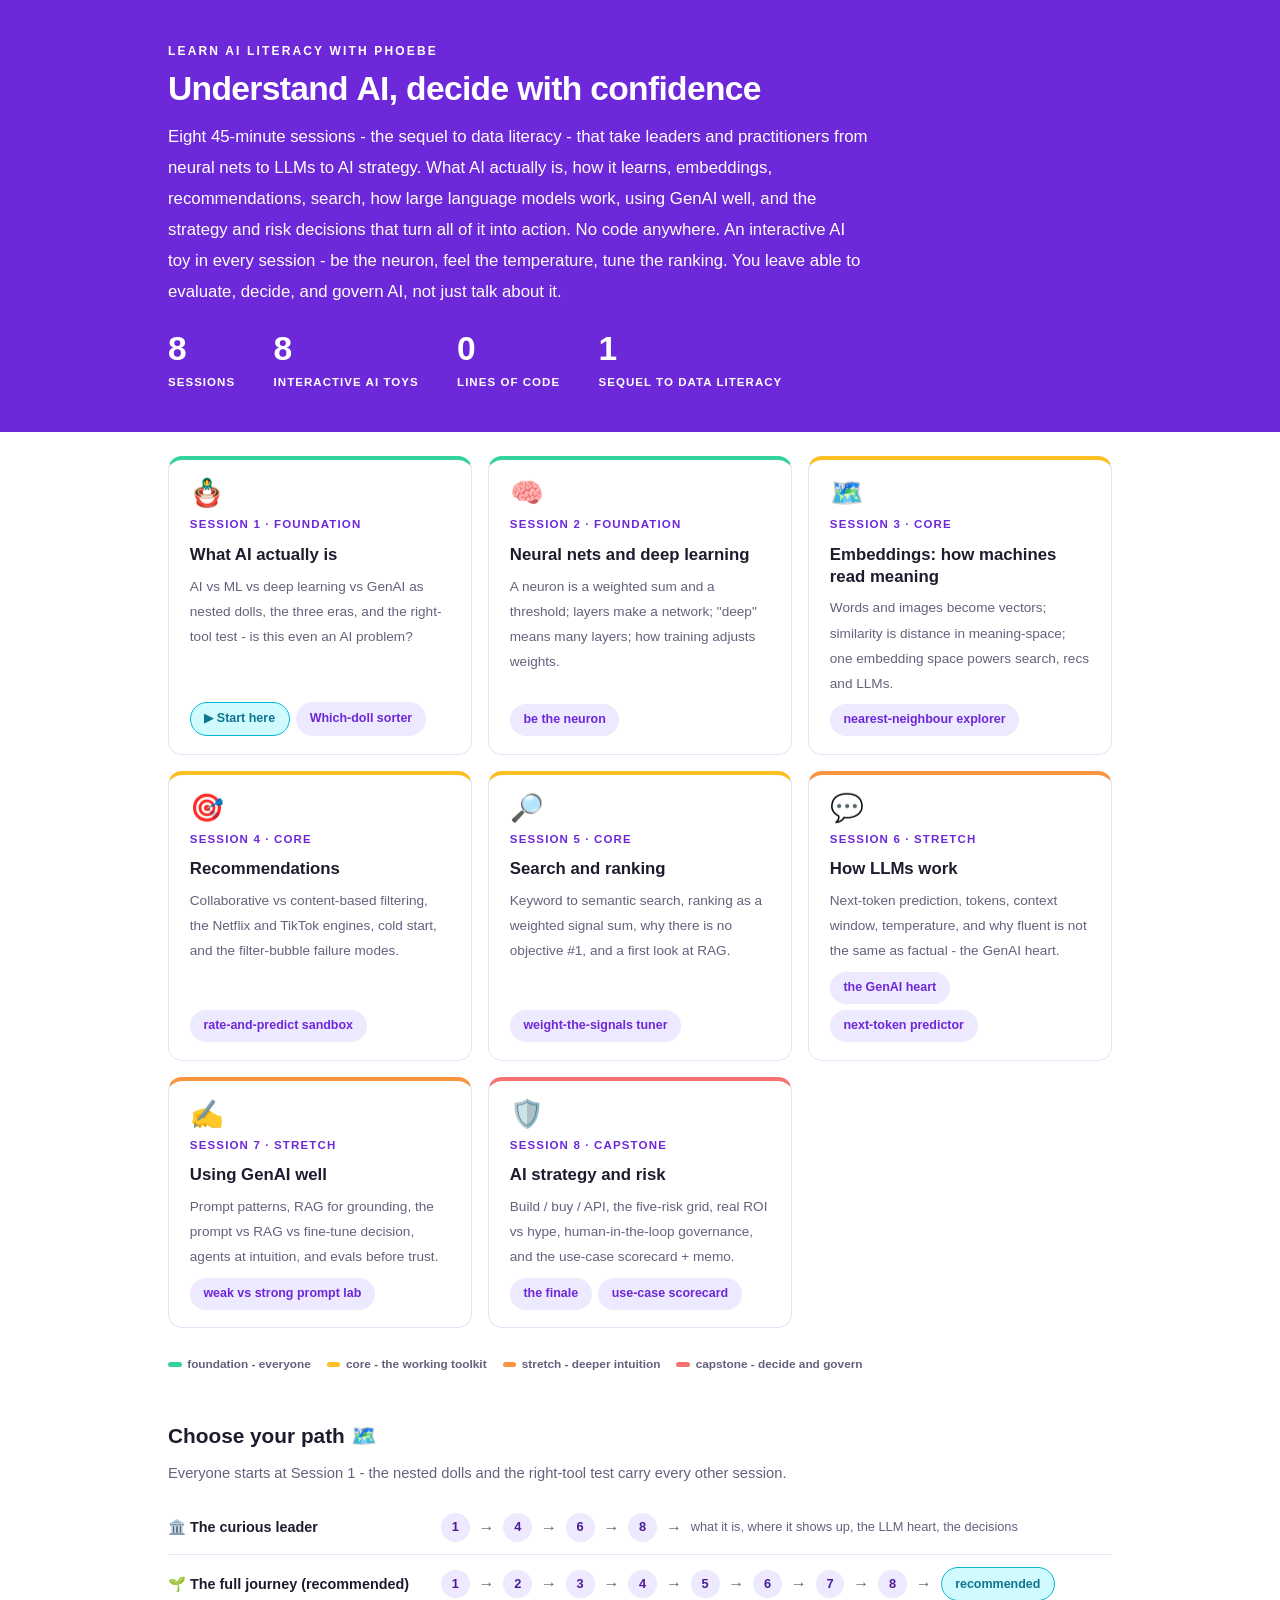
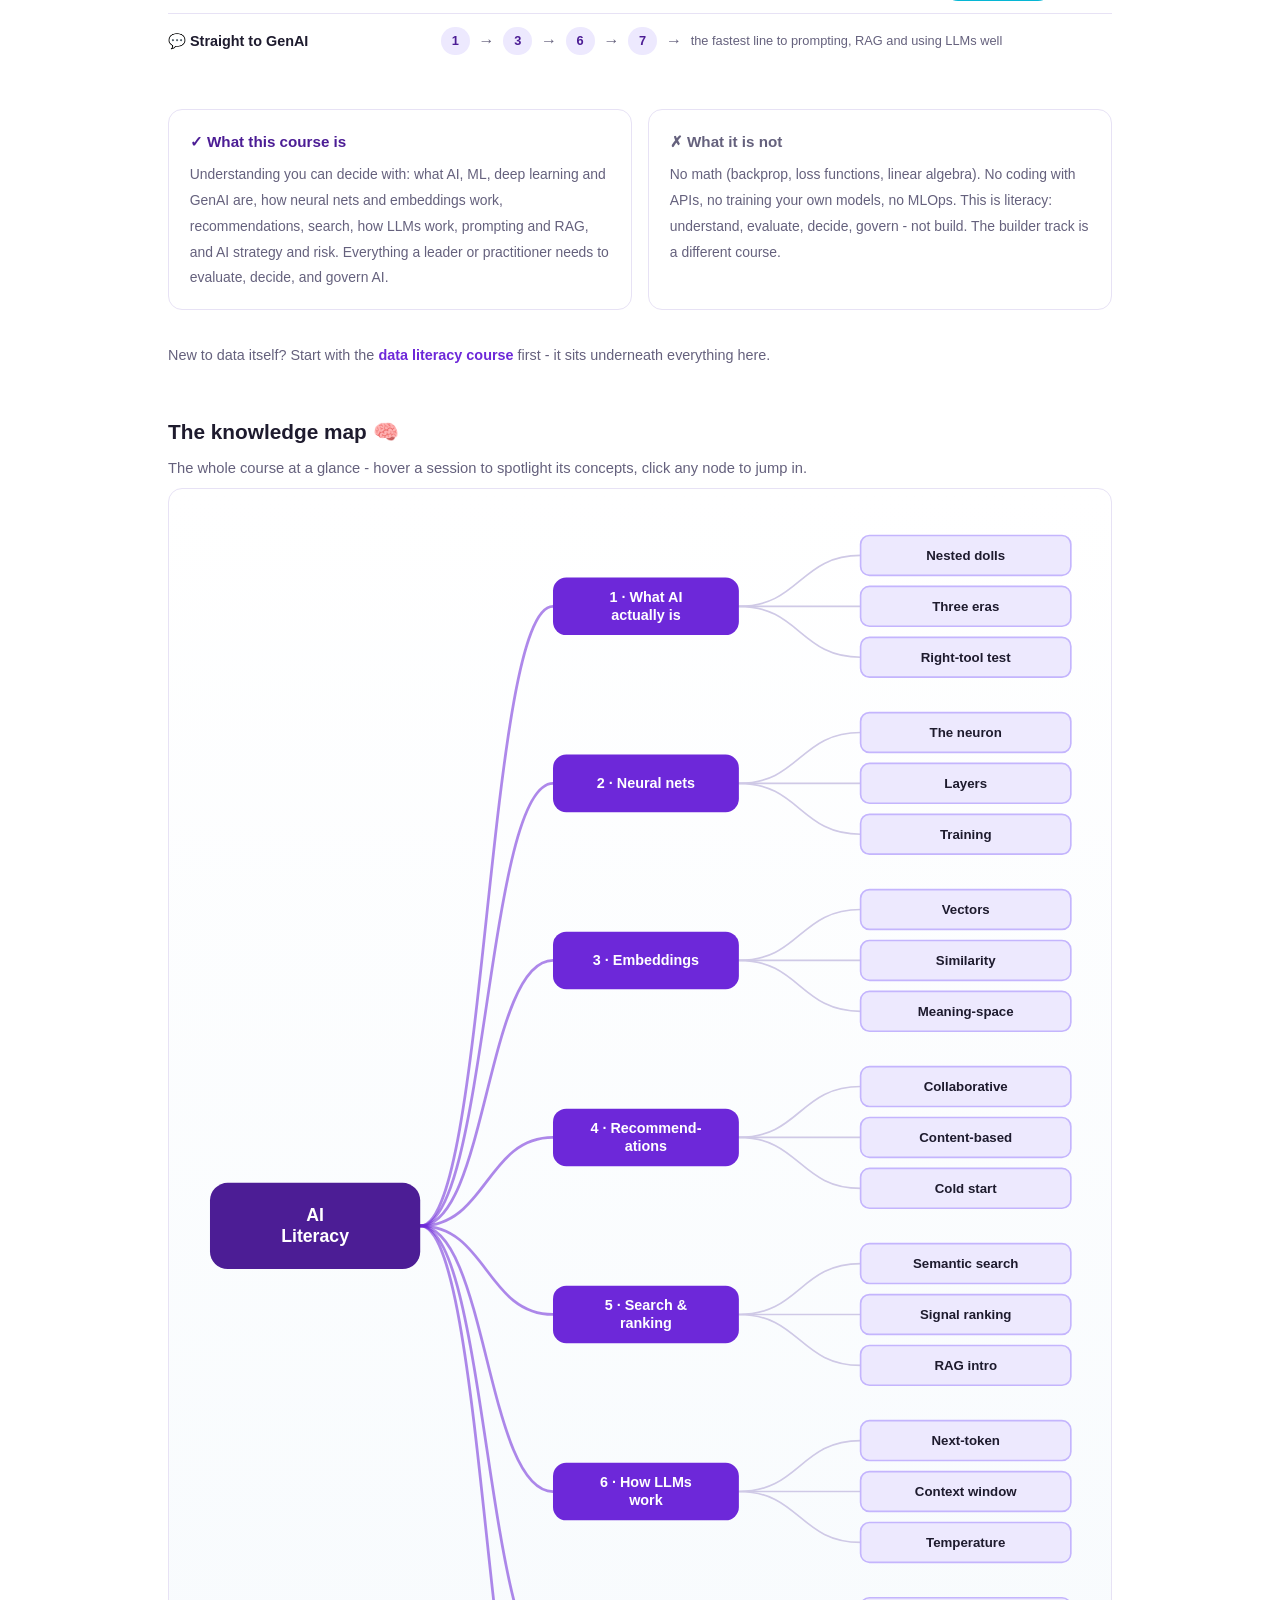
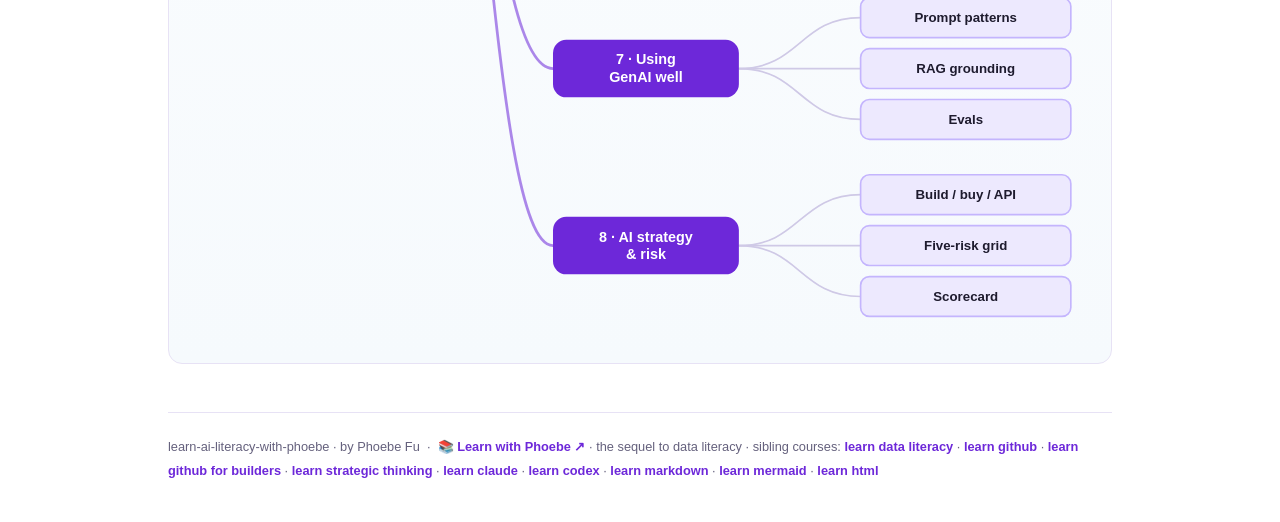
<file: index.html>
<!DOCTYPE html>
<html lang="en">
<head>
<meta charset="UTF-8">
<meta name="viewport" content="width=device-width, initial-scale=1.0">
<!-- social:start -->
<meta name="description" content="Eight 45-minute sessions - the sequel to data literacy - that take leaders and practitioners from neural nets to LLMs to AI strategy. What AI actually is, how it learns, embeddings...">
<meta property="og:type" content="article">
<meta property="og:site_name" content="Learn with Phoebe">
<meta property="og:title" content="learn AI literacy with phoebe - understand AI, decide with confidence">
<meta property="og:description" content="Eight 45-minute sessions - the sequel to data literacy - that take leaders and practitioners from neural nets to LLMs to AI strategy. What AI actually is, how it learns, embeddings...">
<meta property="og:url" content="https://phoebefu6.github.io/learn-ai-literacy-with-phoebe/">
<meta property="og:image" content="https://phoebefu6.github.io/learn-ai-literacy-with-phoebe/assets/og-cover.png">
<meta property="og:image:width" content="1200">
<meta property="og:image:height" content="630">
<meta name="twitter:card" content="summary_large_image">
<meta name="twitter:title" content="learn AI literacy with phoebe - understand AI, decide with confidence">
<meta name="twitter:description" content="Eight 45-minute sessions - the sequel to data literacy - that take leaders and practitioners from neural nets to LLMs to AI strategy. What AI actually is, how it learns, embeddings...">
<meta name="twitter:image" content="https://phoebefu6.github.io/learn-ai-literacy-with-phoebe/assets/og-cover.png">
<!-- social:end -->
<title>learn AI literacy with phoebe - understand AI, decide with confidence</title>
<link rel="stylesheet" href="assets/style.css?v=39">
<style>
  .stats-row { display: flex; gap: 2.4rem; margin-top: 1.5rem; flex-wrap: wrap; }
  .stat b { display: block; font-size: 2.1rem; font-weight: 800; line-height: 1.05; font-variant-numeric: tabular-nums; }
  .stat span { font-size: .72rem; opacity: 1; text-transform: uppercase; letter-spacing: .09em; font-weight: 600; }

  .course-grid { display: grid; grid-template-columns: repeat(auto-fit, minmax(17rem, 1fr)); gap: 1rem; margin-top: 1.5rem; }
  .course-card {
    border: 1px solid var(--hairline);
    border-top: 4px solid var(--diff, var(--indigo));
    border-radius: var(--radius);
    padding: 1.2rem 1.3rem 1.1rem;
    display: flex;
    flex-direction: column;
    gap: .5rem;
    text-decoration: none;
    color: var(--ink);
    background: #fff;
    transition: box-shadow .15s ease, border-color .15s ease, transform .15s ease;
    position: relative;
  }
  .course-card:hover { border-color: var(--indigo-soft); border-top-color: var(--diff, var(--indigo)); box-shadow: 0 8px 28px rgba(109,40,217,.13); transform: translateY(-3px); }
  .course-card .cicon { font-size: 1.7rem; line-height: 1; }
  .course-card .cnum { font-size: .72rem; font-weight: 700; color: var(--indigo); text-transform: uppercase; letter-spacing: .1em; }
  .course-card h3 { font-size: 1.05rem; font-weight: 800; line-height: 1.3; }
  .course-card p { font-size: .85rem; color: var(--muted); flex: 1; }
  .course-card .meta { display: flex; gap: .4rem; flex-wrap: wrap; }

  .diff-legend { display: flex; gap: 1rem; margin-top: 1.6rem; font-size: .74rem; color: var(--muted); font-weight: 600; flex-wrap: wrap; }
  .diff-legend i { display: inline-block; width: .85rem; height: .35rem; border-radius: 999px; margin-right: .35rem; vertical-align: middle; }

  .paths { margin-top: 2.6rem; }
  .paths h2 { font-size: 1.3rem; font-weight: 800; margin-bottom: .3rem; }
  .paths .plede { color: var(--muted); font-size: .92rem; margin-bottom: .8rem; }
  .path { display: flex; gap: .55rem; align-items: center; padding: .75rem 0; border-bottom: .5px solid var(--hairline); flex-wrap: wrap; }
  .path:last-child { border-bottom: none; }
  .path b { min-width: 16.5rem; font-size: .9rem; }
  .path .pstep { background: var(--indigo-50); color: var(--indigo-deep); border-radius: 999px; padding: .16rem .68rem; font-weight: 700; font-size: .8rem; text-decoration: none; transition: all .12s ease; }
  .path .pstep:hover { background: var(--indigo); color: #fff; }
  .path .parr { color: var(--muted); font-weight: 700; }

  .mm-section { margin-top: 1.6rem; }
  .mm-section h2 { font-size: 1.3rem; font-weight: 800; margin-bottom: .2rem; }
  .mm-section .mm-lede { color: var(--muted); font-size: .92rem; margin-bottom: .4rem; }
  .mm-wrap { border: 1px solid var(--hairline); border-radius: var(--radius); background: linear-gradient(180deg,#fff, #F6FAFD); padding: .6rem; overflow-x: auto; }
  .mm-svg { width: 100%; height: auto; display: block; max-width: 60rem; margin: 0 auto; min-width: 34rem; }
  .mm-link { cursor: pointer; text-decoration: none; }
  .mm-node rect { transition: opacity .15s ease, filter .15s ease; }
  .mm-node text { pointer-events: none; }
  .mm-link:hover .mm-node rect { filter: brightness(1.06); }
  .mm-edge { transition: opacity .15s ease; }

  .isnot { display: grid; grid-template-columns: repeat(auto-fit, minmax(17rem, 1fr)); gap: 1rem; margin-top: 2.6rem; }
  .isnot .half { border: 1px solid var(--hairline); border-radius: var(--radius); padding: 1.1rem 1.3rem; background: #fff; }
  .isnot .half h3 { font-size: .95rem; font-weight: 800; margin-bottom: .4rem; }
  .isnot .half p { font-size: .87rem; color: var(--muted); }
  .isnot .is h3 { color: var(--indigo-deep); }
  .isnot .not h3 { color: var(--muted); }

  .underneath { margin-top: 2rem; font-size: .9rem; color: var(--muted); }
  .underneath a { color: var(--indigo); font-weight: 700; text-decoration: none; }
  .underneath a:hover { text-decoration: underline; }
</style>
</head>
<body>

<header class="masthead">
  <div class="wrap">
    <div class="eyebrow">Learn AI Literacy with Phoebe</div>
    <h1>Understand AI, <span class="accent">decide with confidence</span></h1>
    <p class="sub">Eight 45-minute sessions - the sequel to data literacy - that take leaders and practitioners from neural nets to LLMs to AI strategy. What AI actually is, how it learns, embeddings, recommendations, search, how large language models work, using GenAI well, and the strategy and risk decisions that turn all of it into action. No code anywhere. An interactive AI toy in every session - be the neuron, feel the temperature, tune the ranking. You leave able to evaluate, decide, and govern AI, not just talk about it.</p>
    <div class="stats-row">
      <div class="stat"><b data-count="8">8</b><span>sessions</span></div>
      <div class="stat"><b data-count="8">8</b><span>interactive AI toys</span></div>
      <div class="stat"><b data-count="0">0</b><span>lines of code</span></div>
      <div class="stat"><b data-count="1">1</b><span>sequel to data literacy</span></div>
    </div>
  </div>
</header>

<main class="wrap">
  

  <section class="section">
    <div class="course-grid">
      <a class="course-card" href="courses/01-what-ai-is.html" style="--diff:#34D399">
        <span class="cicon">🪆</span>
        <span class="cnum">Session 1 · foundation</span>
        <h3>What AI actually is</h3>
        <p>AI vs ML vs deep learning vs GenAI as nested dolls, the three eras, and the right-tool test - is this even an AI problem?</p>
        <span class="meta"><span class="pill amber">▶ Start here</span><span class="pill light">Which-doll sorter</span></span>
      </a>
      <a class="course-card" href="courses/02-neural-nets.html" style="--diff:#34D399">
        <span class="cicon">🧠</span>
        <span class="cnum">Session 2 · foundation</span>
        <h3>Neural nets and deep learning</h3>
        <p>A neuron is a weighted sum and a threshold; layers make a network; "deep" means many layers; how training adjusts weights.</p>
        <span class="meta"><span class="pill light">be the neuron</span></span>
      </a>
      <a class="course-card" href="courses/03-embeddings.html" style="--diff:#FBBF24">
        <span class="cicon">🗺️</span>
        <span class="cnum">Session 3 · core</span>
        <h3>Embeddings: how machines read meaning</h3>
        <p>Words and images become vectors; similarity is distance in meaning-space; one embedding space powers search, recs and LLMs.</p>
        <span class="meta"><span class="pill light">nearest-neighbour explorer</span></span>
      </a>
      <a class="course-card" href="courses/04-recommendations.html" style="--diff:#FBBF24">
        <span class="cicon">🎯</span>
        <span class="cnum">Session 4 · core</span>
        <h3>Recommendations</h3>
        <p>Collaborative vs content-based filtering, the Netflix and TikTok engines, cold start, and the filter-bubble failure modes.</p>
        <span class="meta"><span class="pill light">rate-and-predict sandbox</span></span>
      </a>
      <a class="course-card" href="courses/05-search-and-ranking.html" style="--diff:#FBBF24">
        <span class="cicon">🔎</span>
        <span class="cnum">Session 5 · core</span>
        <h3>Search and ranking</h3>
        <p>Keyword to semantic search, ranking as a weighted signal sum, why there is no objective #1, and a first look at RAG.</p>
        <span class="meta"><span class="pill light">weight-the-signals tuner</span></span>
      </a>
      <a class="course-card" href="courses/06-how-llms-work.html" style="--diff:#FB923C">
        <span class="cicon">💬</span>
        <span class="cnum">Session 6 · stretch</span>
        <h3>How LLMs work</h3>
        <p>Next-token prediction, tokens, context window, temperature, and why fluent is not the same as factual - the GenAI heart.</p>
        <span class="meta"><span class="pill light">the GenAI heart</span><span class="pill light">next-token predictor</span></span>
      </a>
      <a class="course-card" href="courses/07-using-genai-well.html" style="--diff:#FB923C">
        <span class="cicon">✍️</span>
        <span class="cnum">Session 7 · stretch</span>
        <h3>Using GenAI well</h3>
        <p>Prompt patterns, RAG for grounding, the prompt vs RAG vs fine-tune decision, agents at intuition, and evals before trust.</p>
        <span class="meta"><span class="pill light">weak vs strong prompt lab</span></span>
      </a>
      <a class="course-card" href="courses/08-ai-strategy-and-risk.html" style="--diff:#F87171">
        <span class="cicon">🛡️</span>
        <span class="cnum">Session 8 · capstone</span>
        <h3>AI strategy and risk</h3>
        <p>Build / buy / API, the five-risk grid, real ROI vs hype, human-in-the-loop governance, and the use-case scorecard + memo.</p>
        <span class="meta"><span class="pill light">the finale</span><span class="pill light">use-case scorecard</span></span>
      </a>
    </div>
    <div class="diff-legend">
      <span><i style="background:#34D399"></i>foundation - everyone</span>
      <span><i style="background:#FBBF24"></i>core - the working toolkit</span>
      <span><i style="background:#FB923C"></i>stretch - deeper intuition</span>
      <span><i style="background:#F87171"></i>capstone - decide and govern</span>
    </div>

    <div class="paths">
      <h2>Choose your path 🗺️</h2>
      <p class="plede">Everyone starts at Session 1 - the nested dolls and the right-tool test carry every other session.</p>
      <div class="path"><b>🏛️ The curious leader</b>
        <a class="pstep" href="courses/01-what-ai-is.html">1</a><span class="parr">→</span>
        <a class="pstep" href="courses/04-recommendations.html">4</a><span class="parr">→</span>
        <a class="pstep" href="courses/06-how-llms-work.html">6</a><span class="parr">→</span>
        <a class="pstep" href="courses/08-ai-strategy-and-risk.html">8</a><span class="parr">→</span>
        <span style="font-size:.8rem;color:var(--muted)">what it is, where it shows up, the LLM heart, the decisions</span>
      </div>
      <div class="path"><b>🌱 The full journey (recommended)</b>
        <a class="pstep" href="courses/01-what-ai-is.html">1</a><span class="parr">→</span>
        <a class="pstep" href="courses/02-neural-nets.html">2</a><span class="parr">→</span>
        <a class="pstep" href="courses/03-embeddings.html">3</a><span class="parr">→</span>
        <a class="pstep" href="courses/04-recommendations.html">4</a><span class="parr">→</span>
        <a class="pstep" href="courses/05-search-and-ranking.html">5</a><span class="parr">→</span>
        <a class="pstep" href="courses/06-how-llms-work.html">6</a><span class="parr">→</span>
        <a class="pstep" href="courses/07-using-genai-well.html">7</a><span class="parr">→</span>
        <a class="pstep" href="courses/08-ai-strategy-and-risk.html">8</a><span class="parr">→</span>
        <span class="pill amber">recommended</span>
      </div>
      <div class="path"><b>💬 Straight to GenAI</b>
        <a class="pstep" href="courses/01-what-ai-is.html">1</a><span class="parr">→</span>
        <a class="pstep" href="courses/03-embeddings.html">3</a><span class="parr">→</span>
        <a class="pstep" href="courses/06-how-llms-work.html">6</a><span class="parr">→</span>
        <a class="pstep" href="courses/07-using-genai-well.html">7</a><span class="parr">→</span>
        <span style="font-size:.8rem;color:var(--muted)">the fastest line to prompting, RAG and using LLMs well</span>
      </div>
    </div>

    <div class="isnot">
      <div class="half is">
        <h3>✓ What this course is</h3>
        <p>Understanding you can decide with: what AI, ML, deep learning and GenAI are, how neural nets and embeddings work, recommendations, search, how LLMs work, prompting and RAG, and AI strategy and risk. Everything a leader or practitioner needs to evaluate, decide, and govern AI.</p>
      </div>
      <div class="half not">
        <h3>✗ What it is not</h3>
        <p>No math (backprop, loss functions, linear algebra). No coding with APIs, no training your own models, no MLOps. This is literacy: understand, evaluate, decide, govern - not build. The builder track is a different course.</p>
      </div>
    </div>

    <p class="underneath">New to data itself? Start with the <a href="https://phoebefu6.github.io/learn-data-literacy-with-phoebe/">data literacy course</a> first - it sits underneath everything here.</p>
  </section>

  <section class="section mm-section">
    <h2>The knowledge map 🧠</h2>
    <p class="mm-lede">The whole course at a glance - hover a session to spotlight its concepts, click any node to jump in.</p>
    <div class="mm-wrap"><div id="mindmap"></div></div>
  </section>

  <footer class="pagefoot">
    <span>learn-ai-literacy-with-phoebe · by Phoebe Fu &nbsp;·&nbsp; 📚 <a href="https://phoebefu6.github.io/learn-with-phoebe/">Learn with Phoebe ↗</a> · the sequel to data literacy · sibling courses: <a href="https://phoebefu6.github.io/learn-data-literacy-with-phoebe/">learn data literacy</a> · <a href="https://phoebefu6.github.io/learn-github-with-phoebe/">learn github</a> · <a href="https://phoebefu6.github.io/learn-github-for-builders-with-phoebe/">learn github for builders</a> · <a href="https://phoebefu6.github.io/learn-strategic-thinking-with-phoebe/">learn strategic thinking</a> · <a href="https://phoebefu6.github.io/learn-claude-with-phoebe/">learn claude</a> · <a href="https://phoebefu6.github.io/learn-codex-with-phoebe/">learn codex</a> · <a href="https://phoebefu6.github.io/learn-markdown-with-phoebe/">learn markdown</a> · <a href="https://phoebefu6.github.io/learn-mermaid-with-phoebe/">learn mermaid</a> · <a href="https://phoebefu6.github.io/learn-html-with-phoebe/">learn html</a></span>
  </footer>
</main>

<script>
window.MINDMAP_DATA = {
  title: "AI\nLiteracy",
  centerColor: "#4C1D95",
  sessions: [
    { label: "What AI\nactually is", href: "courses/01-what-ai-is.html", color: "#34D399",
      concepts: [
        { label: "Nested dolls", href: "courses/01-what-ai-is.html" },
        { label: "Three eras", href: "courses/01-what-ai-is.html" },
        { label: "Right-tool test", href: "courses/01-what-ai-is.html" } ] },
    { label: "Neural nets", href: "courses/02-neural-nets.html", color: "#34D399",
      concepts: [
        { label: "The neuron", href: "courses/02-neural-nets.html" },
        { label: "Layers", href: "courses/02-neural-nets.html" },
        { label: "Training", href: "courses/02-neural-nets.html" } ] },
    { label: "Embeddings", href: "courses/03-embeddings.html", color: "#FBBF24",
      concepts: [
        { label: "Vectors", href: "courses/03-embeddings.html" },
        { label: "Similarity", href: "courses/03-embeddings.html" },
        { label: "Meaning-space", href: "courses/03-embeddings.html" } ] },
    { label: "Recommend-\nations", href: "courses/04-recommendations.html", color: "#FBBF24",
      concepts: [
        { label: "Collaborative", href: "courses/04-recommendations.html" },
        { label: "Content-based", href: "courses/04-recommendations.html" },
        { label: "Cold start", href: "courses/04-recommendations.html" } ] },
    { label: "Search &\nranking", href: "courses/05-search-and-ranking.html", color: "#FBBF24",
      concepts: [
        { label: "Semantic search", href: "courses/05-search-and-ranking.html" },
        { label: "Signal ranking", href: "courses/05-search-and-ranking.html" },
        { label: "RAG intro", href: "courses/05-search-and-ranking.html" } ] },
    { label: "How LLMs\nwork", href: "courses/06-how-llms-work.html", color: "#FB923C",
      concepts: [
        { label: "Next-token", href: "courses/06-how-llms-work.html" },
        { label: "Context window", href: "courses/06-how-llms-work.html" },
        { label: "Temperature", href: "courses/06-how-llms-work.html" } ] },
    { label: "Using\nGenAI well", href: "courses/07-using-genai-well.html", color: "#FB923C",
      concepts: [
        { label: "Prompt patterns", href: "courses/07-using-genai-well.html" },
        { label: "RAG grounding", href: "courses/07-using-genai-well.html" },
        { label: "Evals", href: "courses/07-using-genai-well.html" } ] },
    { label: "AI strategy\n& risk", href: "courses/08-ai-strategy-and-risk.html", color: "#F87171",
      concepts: [
        { label: "Build / buy / API", href: "courses/08-ai-strategy-and-risk.html" },
        { label: "Five-risk grid", href: "courses/08-ai-strategy-and-risk.html" },
        { label: "Scorecard", href: "courses/08-ai-strategy-and-risk.html" } ] }
  ]
};
</script>
<script src="assets/mindmap.js?v=17"></script>
<script src="assets/app.js?v=37"></script>
</body>
</html>
</file>
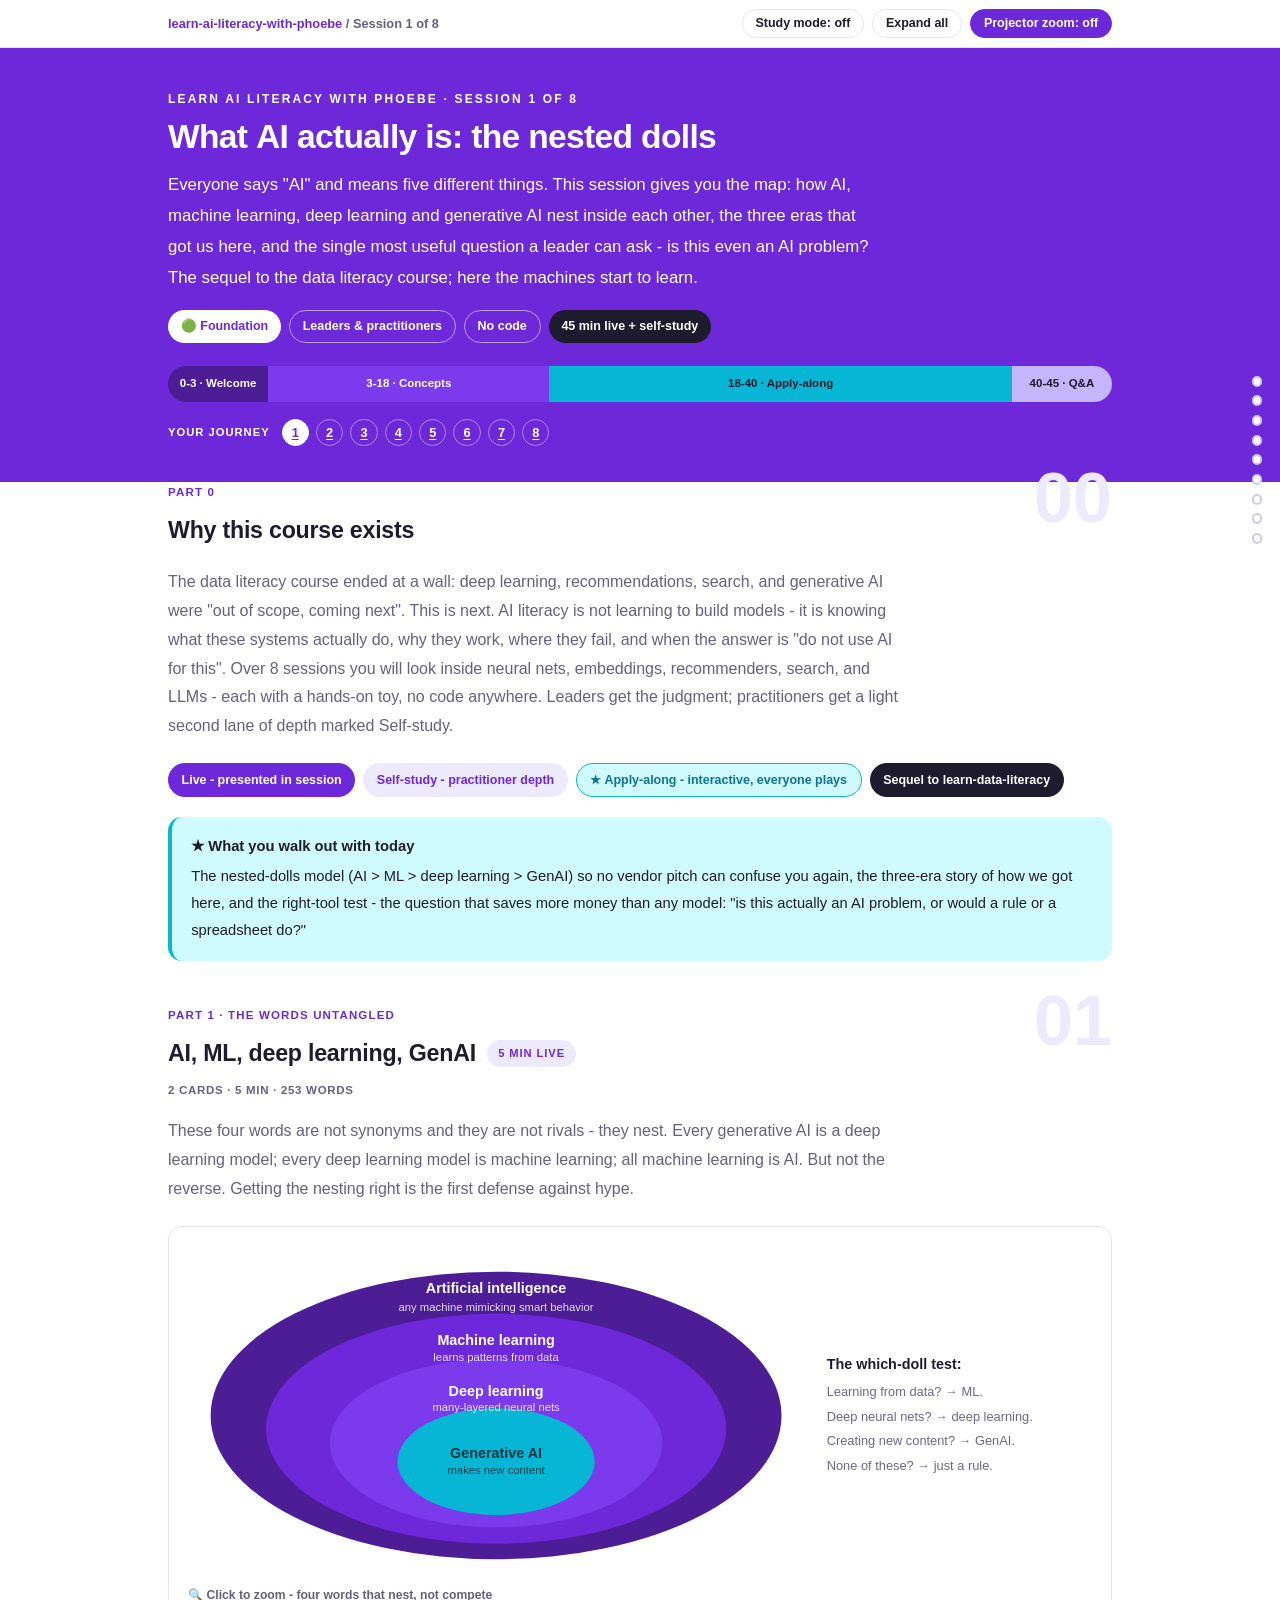
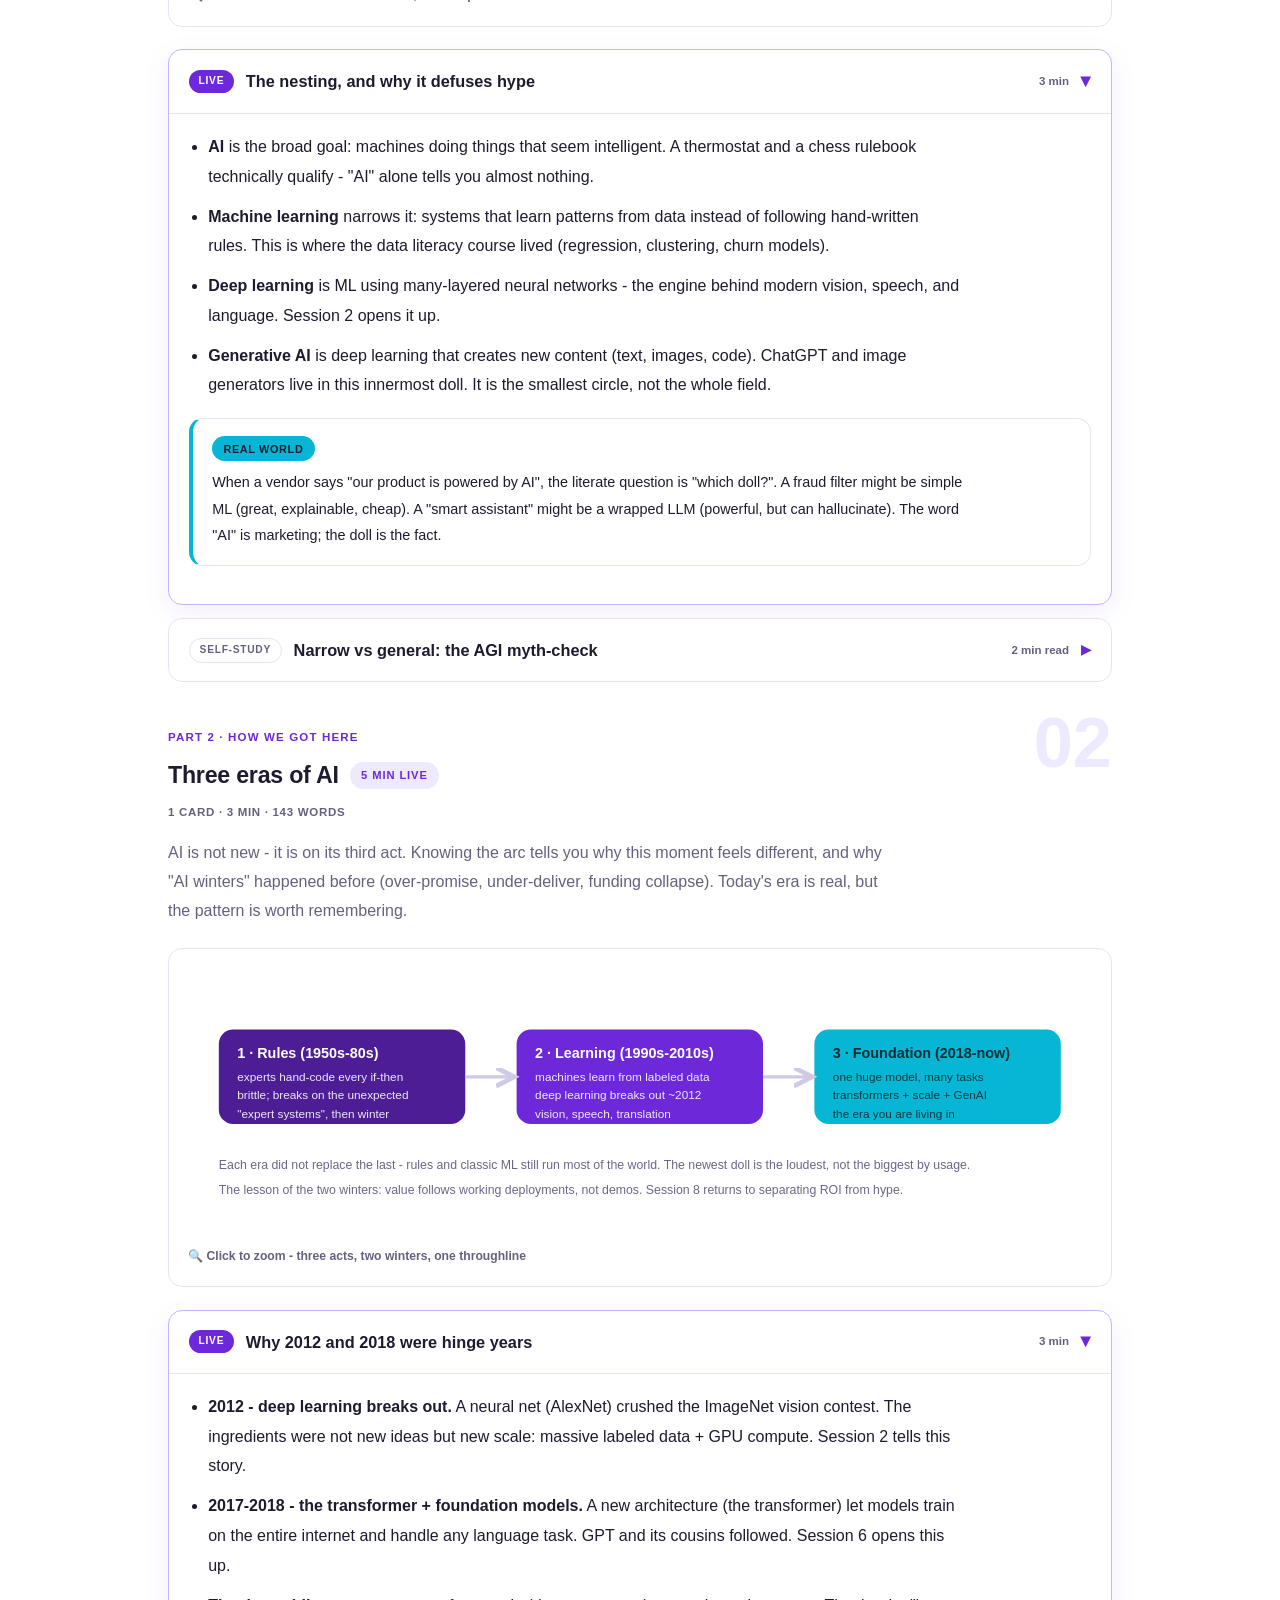
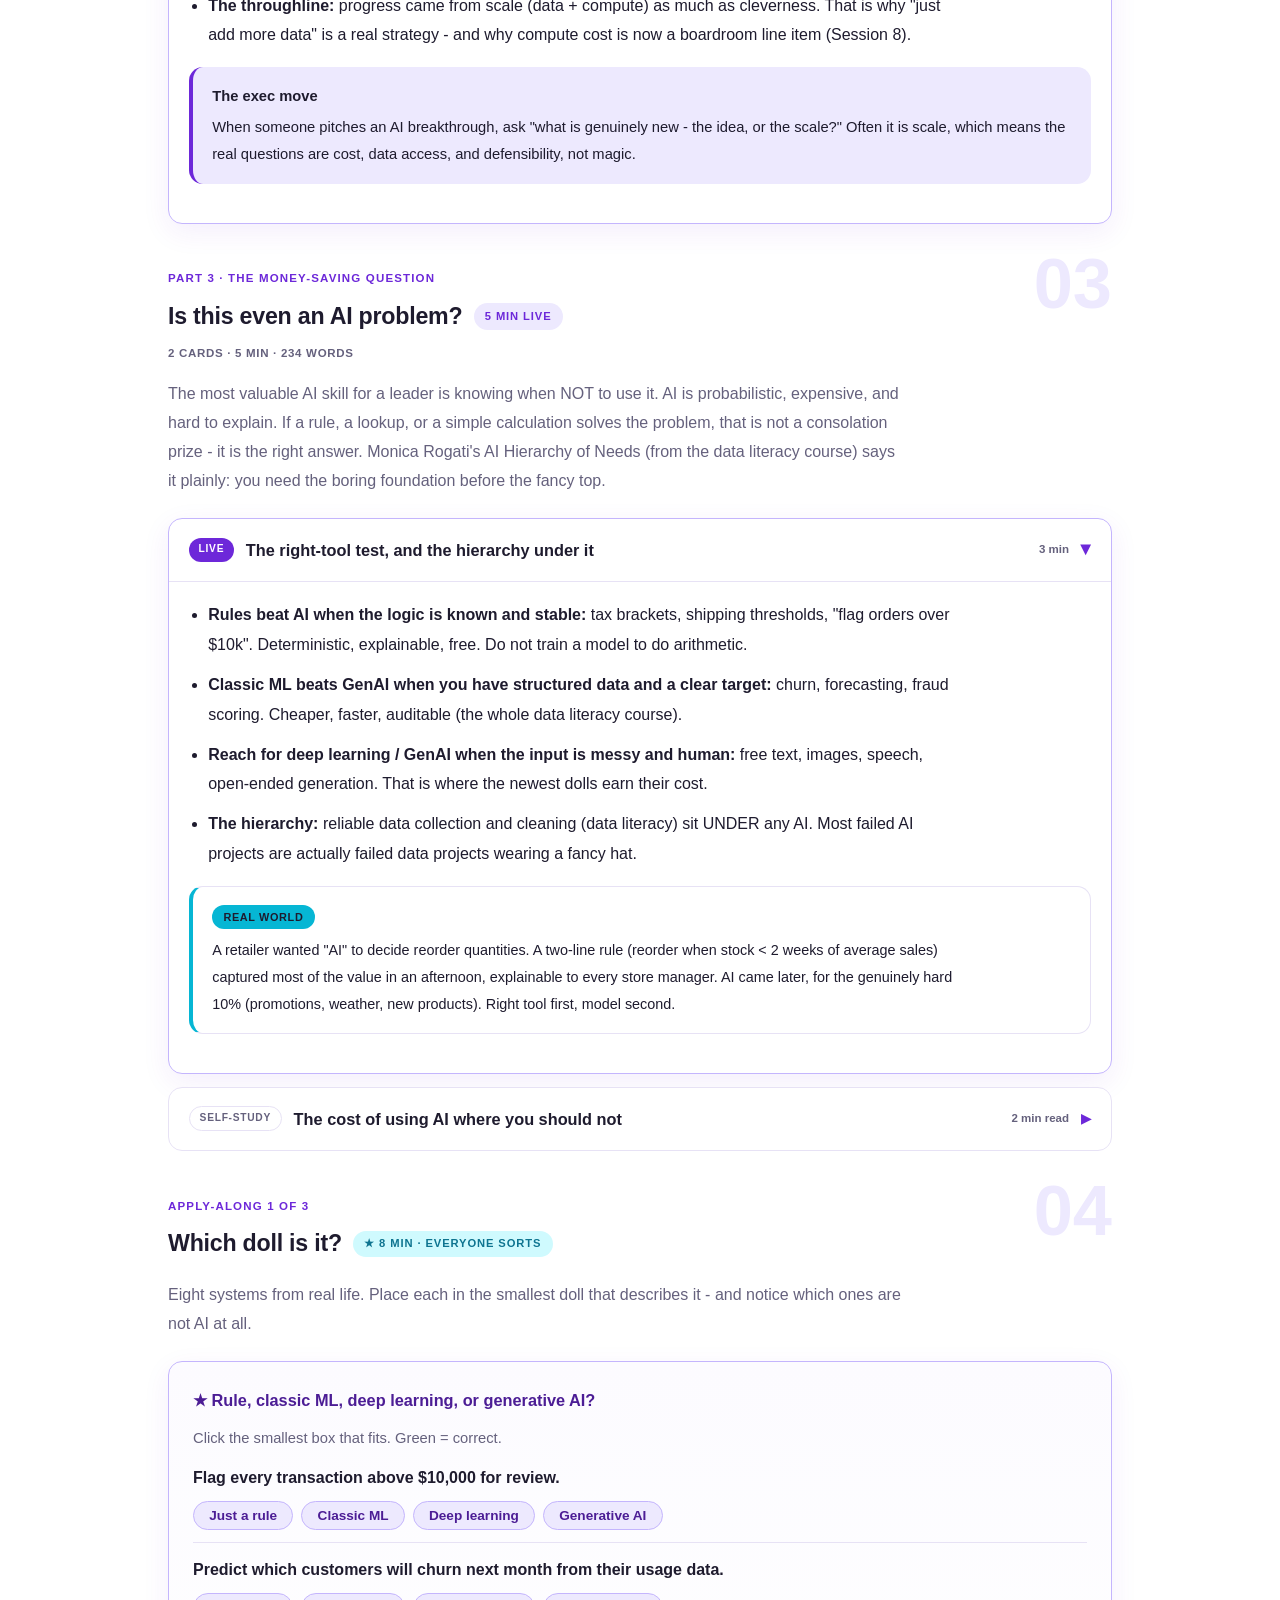
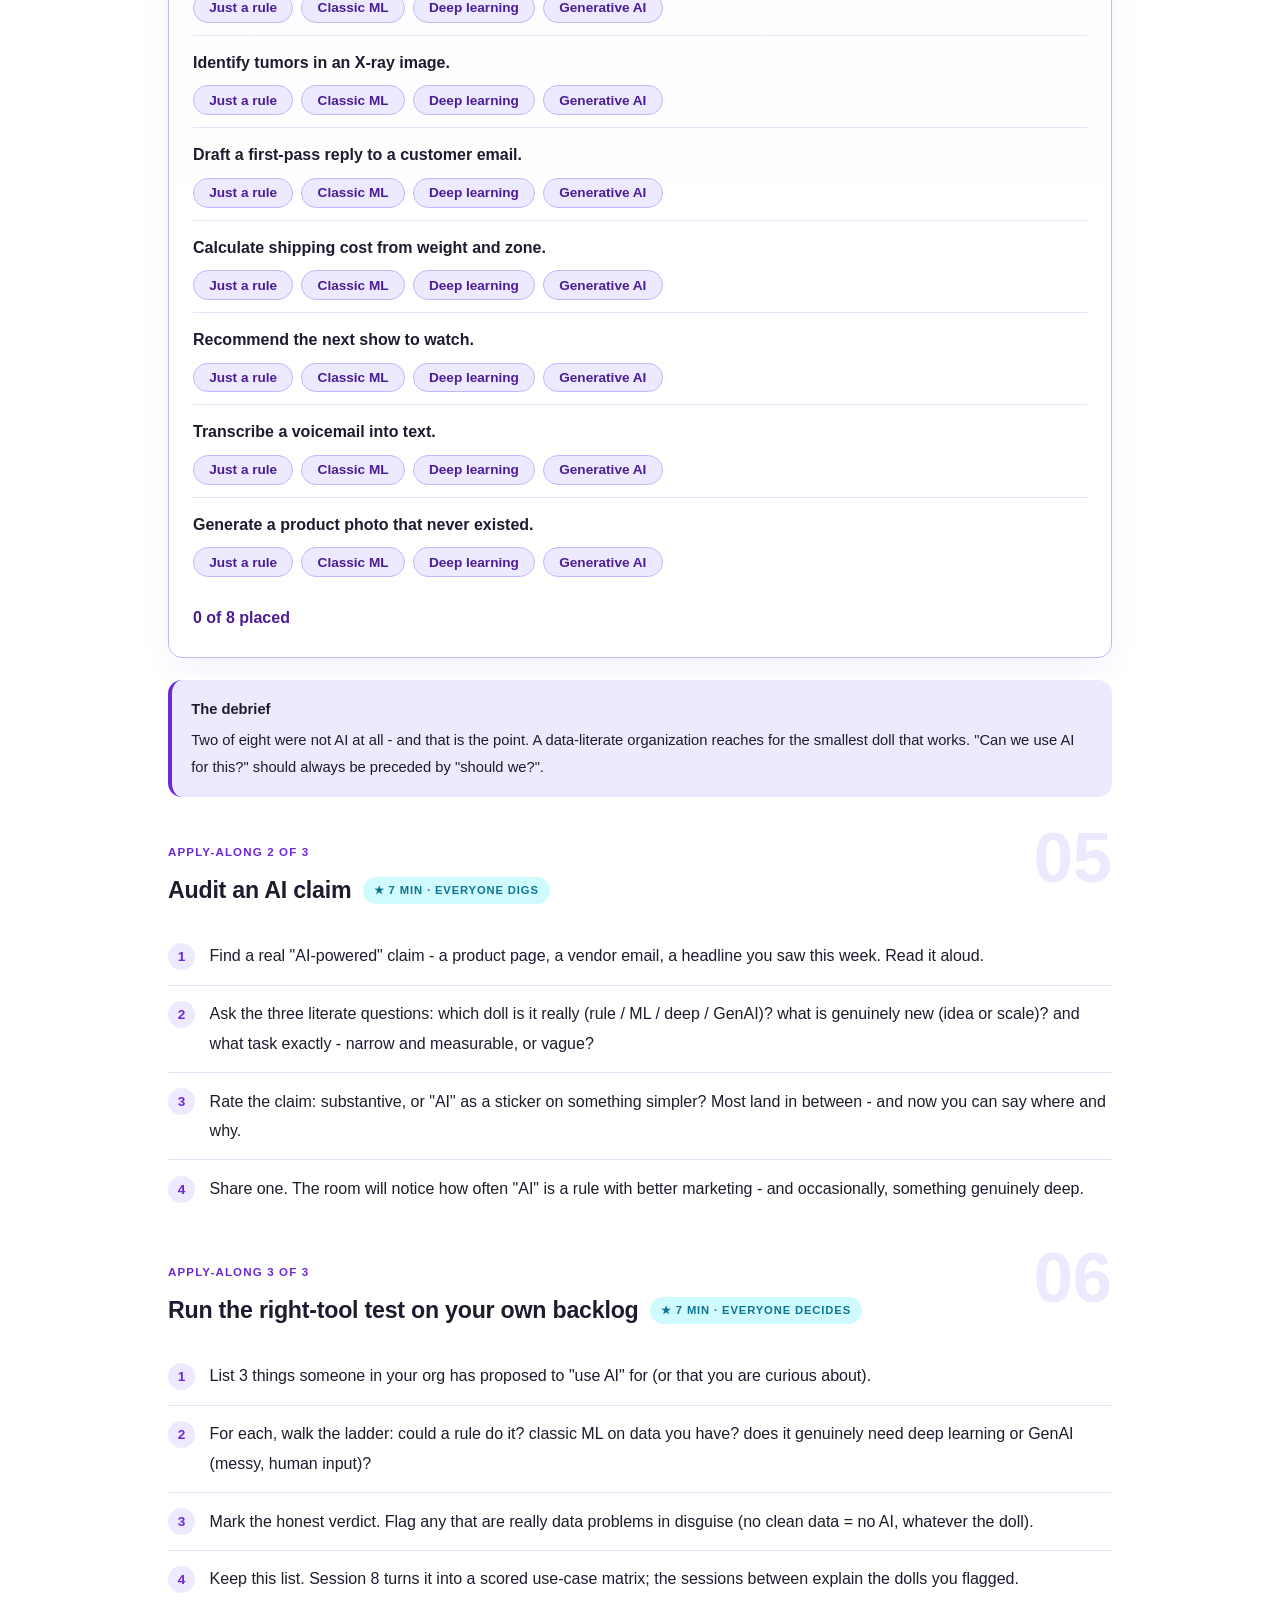
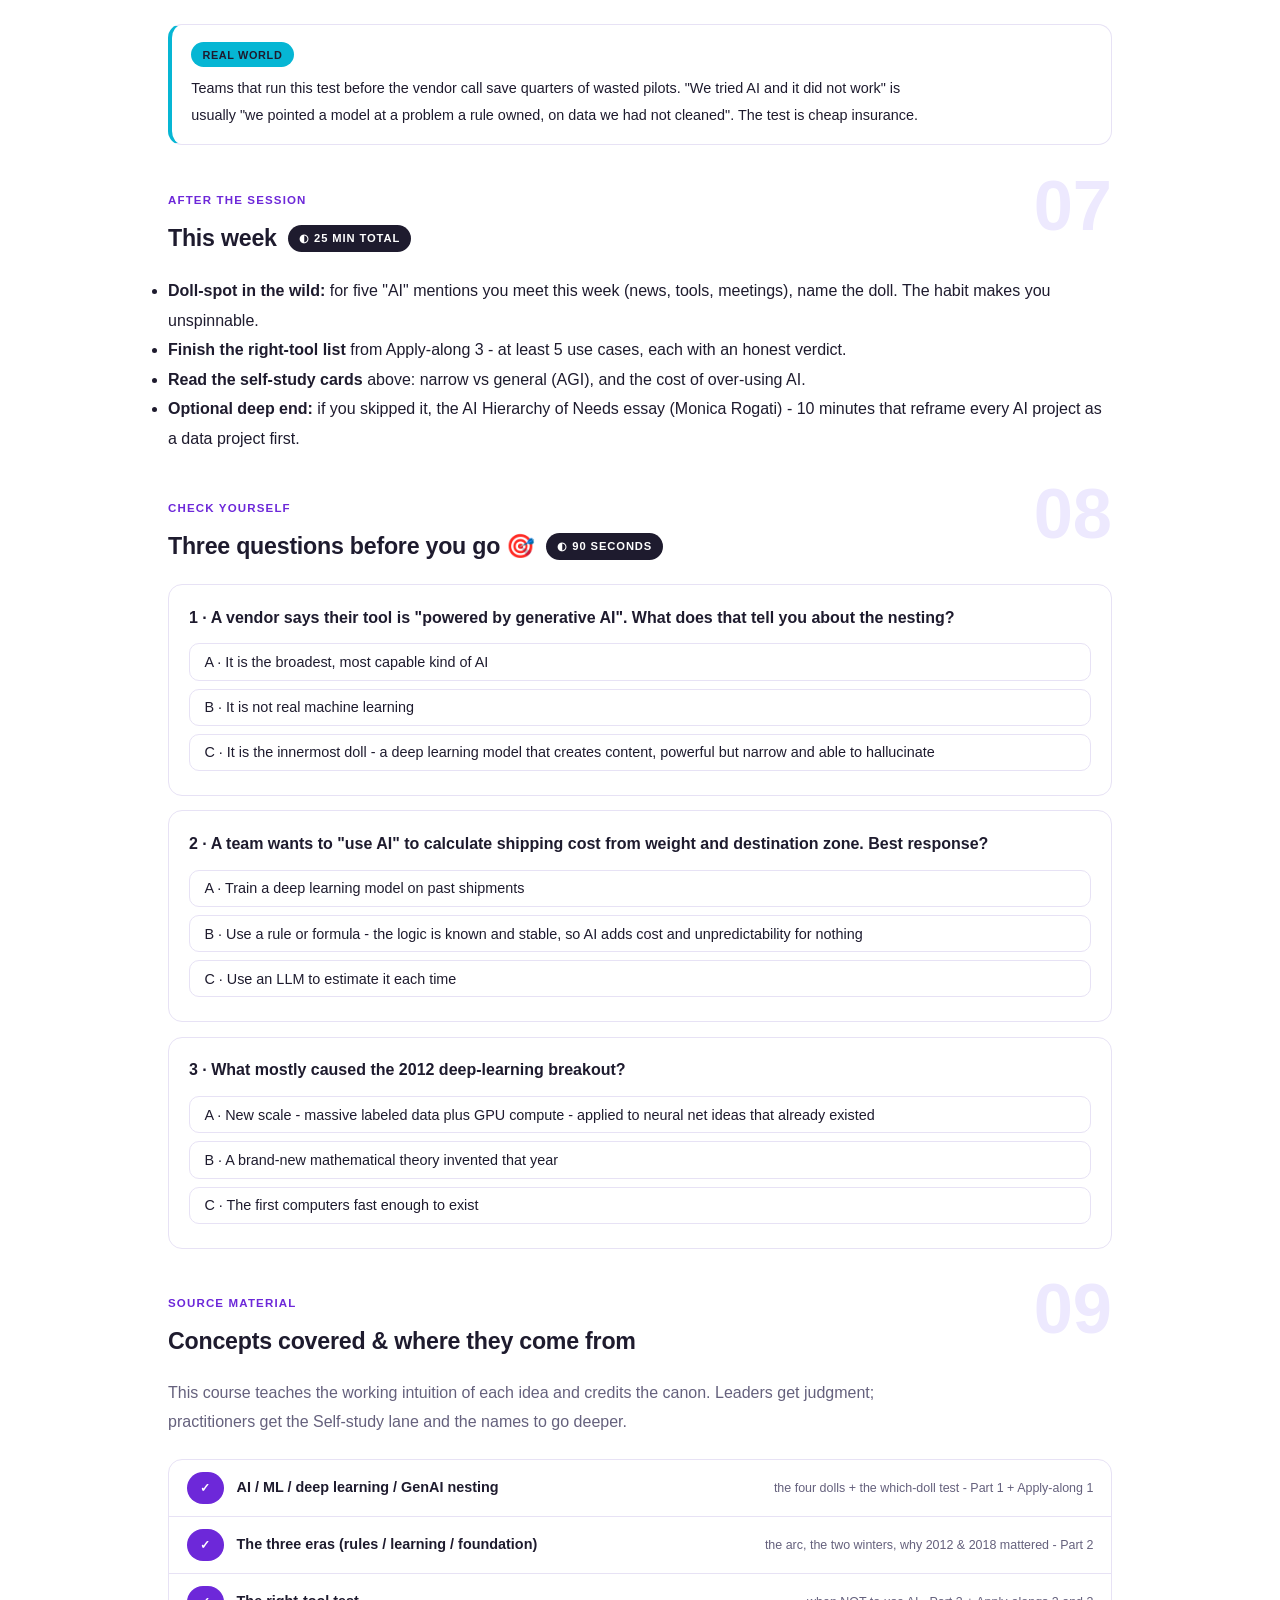
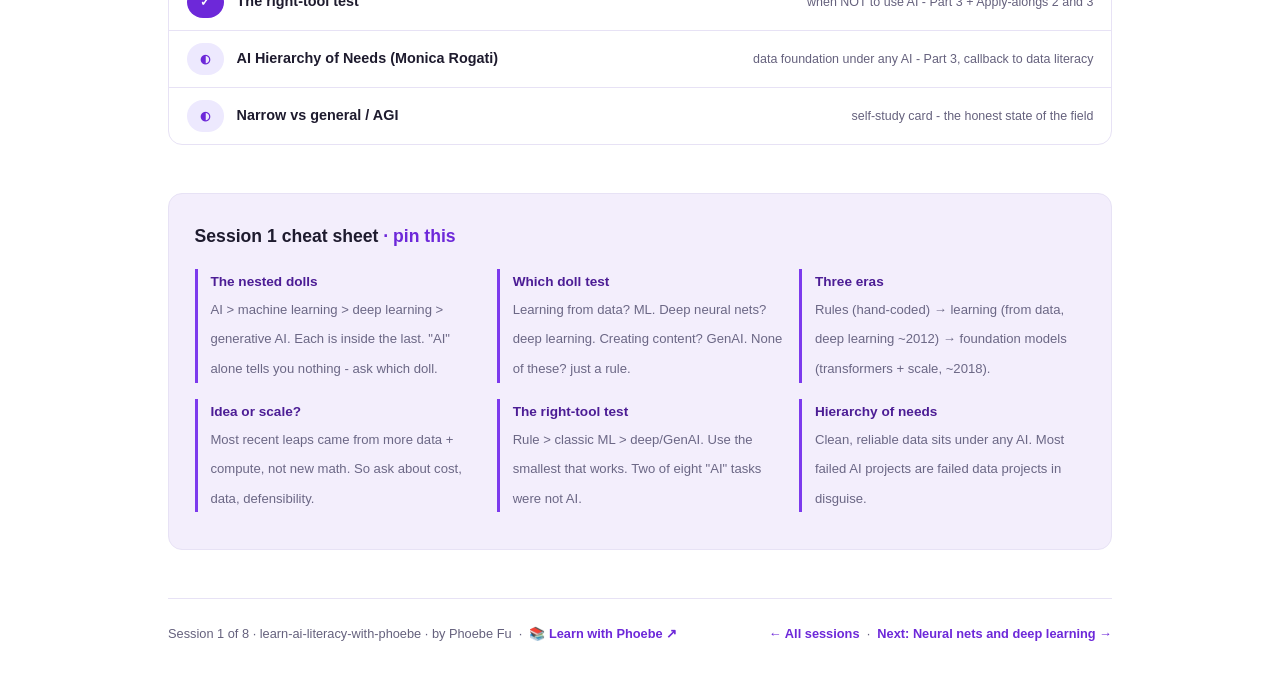
<file: courses/01-what-ai-is.html>
<!DOCTYPE html>
<html lang="en">
<head>
<meta charset="UTF-8">
<meta name="viewport" content="width=device-width, initial-scale=1.0">
<!-- social:start -->
<meta name="description" content="The data literacy course ended at a wall: deep learning, recommendations, search, and generative AI were &quot;out of scope, coming next&quot;. This is next. AI literacy is not learning to build...">
<meta property="og:type" content="article">
<meta property="og:site_name" content="Learn with Phoebe">
<meta property="og:title" content="What AI actually is: the nested dolls - learn AI literacy with phoebe">
<meta property="og:description" content="The data literacy course ended at a wall: deep learning, recommendations, search, and generative AI were &quot;out of scope, coming next&quot;. This is next. AI literacy is not learning to build...">
<meta property="og:url" content="https://phoebefu6.github.io/learn-ai-literacy-with-phoebe/courses/01-what-ai-is.html">
<meta property="og:image" content="https://phoebefu6.github.io/learn-ai-literacy-with-phoebe/assets/og-cover.png">
<meta property="og:image:width" content="1200">
<meta property="og:image:height" content="630">
<meta name="twitter:card" content="summary_large_image">
<meta name="twitter:title" content="What AI actually is: the nested dolls - learn AI literacy with phoebe">
<meta name="twitter:description" content="The data literacy course ended at a wall: deep learning, recommendations, search, and generative AI were &quot;out of scope, coming next&quot;. This is next. AI literacy is not learning to build...">
<meta name="twitter:image" content="https://phoebefu6.github.io/learn-ai-literacy-with-phoebe/assets/og-cover.png">
<!-- social:end -->
<title>Session 1 · What AI actually is - learn AI literacy with phoebe</title>
<link rel="stylesheet" href="../assets/style.css?v=38">
</head>
<body>

<div class="toolbar">
  <div class="wrap">
    <span class="crumb"><a href="../index.html">learn-ai-literacy-with-phoebe</a> / Session 1 of 8</span>
    <button class="btn" id="toggle-all" type="button">Expand all</button>
    <button class="btn primary" id="zoom-toggle" type="button">Projector zoom: off</button>
  </div>
</div>

<header class="masthead">
  <div class="wrap">
    <div class="eyebrow">Learn AI Literacy with Phoebe · Session 1 of 8</div>
    <h1>What AI actually is: <span class="accent">the nested dolls</span></h1>
    <p class="sub">Everyone says "AI" and means five different things. This session gives you the map: how AI, machine learning, deep learning and generative AI nest inside each other, the three eras that got us here, and the single most useful question a leader can ask - is this even an AI problem? The sequel to the data literacy course; here the machines start to learn.</p>
    <div class="chip-row">
      <span class="chip level">🟢 Foundation</span>
      <span class="chip audience">Leaders &amp; practitioners</span>
      <span class="chip audience">No code</span>
      <span class="chip time">45 min live + self-study</span>
    </div>
    <div class="agenda">
      <span class="a1" style="flex:1">0-3 · Welcome</span>
      <span class="a2" style="flex:3">3-18 · Concepts</span>
      <span class="a3" style="flex:5">18-40 · Apply-along</span>
      <span class="a4" style="flex:1">40-45 · Q&amp;A</span>
    </div>
  </div>
</header>

<main class="wrap">

  <!-- ============ INTRO ============ -->
  <section class="section" id="intro">
    <div class="section-kicker">
      <span class="klabel">Part 0</span>
      <h2>Why this course exists</h2>
    </div>
    <p class="lede">The data literacy course ended at a wall: deep learning, recommendations, search, and generative AI were "out of scope, coming next". This is next. AI literacy is not learning to build models - it is knowing what these systems actually do, why they work, where they fail, and when the answer is "do not use AI for this". Over 8 sessions you will look inside neural nets, embeddings, recommenders, search, and LLMs - each with a hands-on toy, no code anywhere. Leaders get the judgment; practitioners get a light second lane of depth marked Self-study.</p>
    <div class="legend">
      <span class="pill solid">Live - presented in session</span>
      <span class="pill light">Self-study - practitioner depth</span>
      <span class="pill amber">★ Apply-along - interactive, everyone plays</span>
      <span class="pill inkpill">Sequel to learn-data-literacy</span>
    </div>
    <div class="callout win">
      <strong>★ What you walk out with today</strong>
      The nested-dolls model (AI &gt; ML &gt; deep learning &gt; GenAI) so no vendor pitch can confuse you again, the three-era story of how we got here, and the right-tool test - the question that saves more money than any model: "is this actually an AI problem, or would a rule or a spreadsheet do?"
    </div>
  </section>

  <!-- ============ PART 1: NESTED DOLLS ============ -->
  <section class="section" id="nested">
    <div class="section-kicker">
      <span class="klabel">Part 1 · the words untangled</span>
      <h2>AI, ML, deep learning, GenAI <span class="tag concept">5 min live</span></h2>
    </div>
    <p class="lede">These four words are not synonyms and they are not rivals - they nest. Every generative AI is a deep learning model; every deep learning model is machine learning; all machine learning is AI. But not the reverse. Getting the nesting right is the first defense against hype.</p>

    <figure class="zoomable">
      <svg viewBox="0 0 880 320" xmlns="http://www.w3.org/2000/svg" role="img" aria-label="Concentric nested circles: AI contains machine learning contains deep learning contains generative AI">
        <style>
          .ndT { font: 700 14px Inter, sans-serif; fill: #FFFFFF; text-anchor: middle; }
          .ndS { font: 400 11px Inter, sans-serif; fill: #FFFFFF; opacity: .85; text-anchor: middle; }
          .ndX { font: 400 12.5px Inter, sans-serif; fill: #6B6785; }
          .ndH { font: 700 14px Inter, sans-serif; fill: #1E1B2E; }
        </style>
        <ellipse cx="300" cy="165" rx="278" ry="140" fill="#4C1D95"/>
        <ellipse cx="300" cy="178" rx="224" ry="112" fill="#6D28D9"/>
        <ellipse cx="300" cy="192" rx="162" ry="82" fill="#7C3AED"/>
        <ellipse cx="300" cy="210" rx="96" ry="52" fill="#06B6D4"/>
        <text class="ndT" x="300" y="46">Artificial intelligence</text>
        <text class="ndS" x="300" y="63">any machine mimicking smart behavior</text>
        <text class="ndT" x="300" y="96">Machine learning</text>
        <text class="ndS" x="300" y="112">learns patterns from data</text>
        <text class="ndT" x="300" y="146">Deep learning</text>
        <text class="ndS" x="300" y="161">many-layered neural nets</text>
        <text class="ndT" x="300" y="206" style="fill:#053640">Generative AI</text>
        <text class="ndS" x="300" y="222" style="fill:#053640;opacity:.9">makes new content</text>
        <text class="ndH" x="622" y="120">The which-doll test:</text>
        <text class="ndX" x="622" y="146">Learning from data? → ML.</text>
        <text class="ndX" x="622" y="170">Deep neural nets? → deep learning.</text>
        <text class="ndX" x="622" y="194">Creating new content? → GenAI.</text>
        <text class="ndX" x="622" y="218">None of these? → just a rule.</text>
      </svg>
      <figcaption>🔍 Click to zoom - four words that nest, not compete</figcaption>
    </figure>

    <details class="card" open>
      <summary><span class="mode live">Live</span>The nesting, and why it defuses hype<span class="mini">3 min</span><span class="caret">▶</span></summary>
      <div class="body">
        <ul>
          <li><strong>AI</strong> is the broad goal: machines doing things that seem intelligent. A thermostat and a chess rulebook technically qualify - "AI" alone tells you almost nothing.</li>
          <li><strong>Machine learning</strong> narrows it: systems that learn patterns from data instead of following hand-written rules. This is where the data literacy course lived (regression, clustering, churn models).</li>
          <li><strong>Deep learning</strong> is ML using many-layered neural networks - the engine behind modern vision, speech, and language. Session 2 opens it up.</li>
          <li><strong>Generative AI</strong> is deep learning that creates new content (text, images, code). ChatGPT and image generators live in this innermost doll. It is the smallest circle, not the whole field.</li>
        </ul>
        <div class="callout example">
          <span class="ex-pill">Real world</span>
          <p>When a vendor says "our product is powered by AI", the literate question is "which doll?". A fraud filter might be simple ML (great, explainable, cheap). A "smart assistant" might be a wrapped LLM (powerful, but can hallucinate). The word "AI" is marketing; the doll is the fact.</p>
        </div>
      </div>
    </details>

    <details class="card">
      <summary><span class="mode self">Self-study</span>Narrow vs general: the AGI myth-check<span class="mini">2 min read</span><span class="caret">▶</span></summary>
      <div class="body">
        <p>Every AI in production today is <strong>narrow</strong>: brilliant at one task, useless outside it. The chess engine cannot drive; the language model cannot truly reason about physics it has not seen. <strong>Artificial general intelligence</strong> (AGI) - one system matching humans across any task - does not exist and its timeline is genuinely contested among serious researchers.</p>
        <ul>
          <li>Modern LLMs feel general because language touches everything, but they are still pattern machines with sharp edges (Session 6).</li>
          <li>The leadership takeaway: buy and deploy for narrow, well-defined tasks with clear success metrics. "It will figure it out" is not a spec.</li>
        </ul>
      </div>
    </details>
  </section>

  <!-- ============ PART 2: THREE ERAS ============ -->
  <section class="section" id="eras">
    <div class="section-kicker">
      <span class="klabel">Part 2 · how we got here</span>
      <h2>Three eras of AI <span class="tag concept">5 min live</span></h2>
    </div>
    <p class="lede">AI is not new - it is on its third act. Knowing the arc tells you why this moment feels different, and why "AI winters" happened before (over-promise, under-deliver, funding collapse). Today's era is real, but the pattern is worth remembering.</p>

    <figure class="zoomable">
      <svg viewBox="0 0 880 260" xmlns="http://www.w3.org/2000/svg" role="img" aria-label="Timeline of three AI eras: rules, machine learning, foundation models">
        <style>
          .erT { font: 700 14px Inter, sans-serif; fill: #FFFFFF; }
          .erS { font: 400 11.5px Inter, sans-serif; fill: #FFFFFF; opacity: .9; }
          .erX { font: 400 12px Inter, sans-serif; fill: #6B6785; }
          .erL { stroke: #CFC9E6; stroke-width: 3; fill: none; marker-end: url(#erAh); }
        </style>
        <defs>
          <marker id="erAh" markerWidth="9" markerHeight="9" refX="6" refY="3" orient="auto">
            <path d="M0,0 L6,3 L0,6" fill="none" stroke="#CFC9E6" stroke-width="1.5"/>
          </marker>
        </defs>
        <rect x="30" y="60" width="240" height="92" rx="14" fill="#4C1D95"/>
        <text class="erT" x="48" y="88">1 · Rules (1950s-80s)</text>
        <text class="erS" x="48" y="110">experts hand-code every if-then</text>
        <text class="erS" x="48" y="128">brittle; breaks on the unexpected</text>
        <text class="erS" x="48" y="146">"expert systems", then winter</text>
        <rect x="320" y="60" width="240" height="92" rx="14" fill="#6D28D9"/>
        <text class="erT" x="338" y="88">2 · Learning (1990s-2010s)</text>
        <text class="erS" x="338" y="110">machines learn from labeled data</text>
        <text class="erS" x="338" y="128">deep learning breaks out ~2012</text>
        <text class="erS" x="338" y="146">vision, speech, translation</text>
        <rect x="610" y="60" width="240" height="92" rx="14" fill="#06B6D4"/>
        <text class="erT" x="628" y="88" style="fill:#082F35">3 · Foundation (2018-now)</text>
        <text class="erS" x="628" y="110" style="fill:#082F35">one huge model, many tasks</text>
        <text class="erS" x="628" y="128" style="fill:#082F35">transformers + scale + GenAI</text>
        <text class="erS" x="628" y="146" style="fill:#082F35">the era you are living in</text>
        <line class="erL" x1="270" y1="106" x2="318" y2="106"/>
        <line class="erL" x1="560" y1="106" x2="608" y2="106"/>
        <text class="erX" x="30" y="196">Each era did not replace the last - rules and classic ML still run most of the world. The newest doll is the loudest, not the biggest by usage.</text>
        <text class="erX" x="30" y="220">The lesson of the two winters: value follows working deployments, not demos. Session 8 returns to separating ROI from hype.</text>
      </svg>
      <figcaption>🔍 Click to zoom - three acts, two winters, one throughline</figcaption>
    </figure>

    <details class="card" open>
      <summary><span class="mode live">Live</span>Why 2012 and 2018 were hinge years<span class="mini">3 min</span><span class="caret">▶</span></summary>
      <div class="body">
        <ul>
          <li><strong>2012 - deep learning breaks out.</strong> A neural net (AlexNet) crushed the ImageNet vision contest. The ingredients were not new ideas but new scale: massive labeled data + GPU compute. Session 2 tells this story.</li>
          <li><strong>2017-2018 - the transformer + foundation models.</strong> A new architecture (the transformer) let models train on the entire internet and handle any language task. GPT and its cousins followed. Session 6 opens this up.</li>
          <li><strong>The throughline:</strong> progress came from scale (data + compute) as much as cleverness. That is why "just add more data" is a real strategy - and why compute cost is now a boardroom line item (Session 8).</li>
        </ul>
        <div class="callout tip">
          <strong>The exec move</strong>
          When someone pitches an AI breakthrough, ask "what is genuinely new - the idea, or the scale?" Often it is scale, which means the real questions are cost, data access, and defensibility, not magic.
        </div>
      </div>
    </details>
  </section>

  <!-- ============ PART 3: RIGHT TOOL ============ -->
  <section class="section" id="right-tool">
    <div class="section-kicker">
      <span class="klabel">Part 3 · the money-saving question</span>
      <h2>Is this even an AI problem? <span class="tag concept">5 min live</span></h2>
    </div>
    <p class="lede">The most valuable AI skill for a leader is knowing when NOT to use it. AI is probabilistic, expensive, and hard to explain. If a rule, a lookup, or a simple calculation solves the problem, that is not a consolation prize - it is the right answer. Monica Rogati's AI Hierarchy of Needs (from the data literacy course) says it plainly: you need the boring foundation before the fancy top.</p>

    <details class="card" open>
      <summary><span class="mode live">Live</span>The right-tool test, and the hierarchy under it<span class="mini">3 min</span><span class="caret">▶</span></summary>
      <div class="body">
        <ul>
          <li><strong>Rules beat AI when the logic is known and stable:</strong> tax brackets, shipping thresholds, "flag orders over $10k". Deterministic, explainable, free. Do not train a model to do arithmetic.</li>
          <li><strong>Classic ML beats GenAI when you have structured data and a clear target:</strong> churn, forecasting, fraud scoring. Cheaper, faster, auditable (the whole data literacy course).</li>
          <li><strong>Reach for deep learning / GenAI when the input is messy and human:</strong> free text, images, speech, open-ended generation. That is where the newest dolls earn their cost.</li>
          <li><strong>The hierarchy:</strong> reliable data collection and cleaning (data literacy) sit UNDER any AI. Most failed AI projects are actually failed data projects wearing a fancy hat.</li>
        </ul>
        <div class="callout example">
          <span class="ex-pill">Real world</span>
          <p>A retailer wanted "AI" to decide reorder quantities. A two-line rule (reorder when stock &lt; 2 weeks of average sales) captured most of the value in an afternoon, explainable to every store manager. AI came later, for the genuinely hard 10% (promotions, weather, new products). Right tool first, model second.</p>
        </div>
      </div>
    </details>

    <details class="card">
      <summary><span class="mode self">Self-study</span>The cost of using AI where you should not<span class="mini">2 min read</span><span class="caret">▶</span></summary>
      <div class="body">
        <p>Reaching for AI reflexively has real costs beyond the bill: you inherit unpredictability (it can be wrong in surprising ways), opacity (hard to explain to auditors or customers), and a maintenance burden (models drift, prompts break, vendors change). A rule you can read in one line has none of these. The literate default is: simplest tool that meets the bar, escalate only when it does not. Session 8 turns this into a use-case scorecard.</p>
      </div>
    </details>
  </section>

  <!-- ============ DEMO 1 ============ -->
  <section class="section" id="demo-1">
    <div class="section-kicker">
      <span class="klabel">Apply-along 1 of 3</span>
      <h2>Which doll is it? <span class="tag demo">★ 8 min · everyone sorts</span></h2>
    </div>
    <p class="lede">Eight systems from real life. Place each in the smallest doll that describes it - and notice which ones are not AI at all.</p>
    <div class="widget" data-widget="sorter" data-config='{
      "title": "★ Rule, classic ML, deep learning, or generative AI?",
      "intro": "Click the smallest box that fits. Green = correct.",
      "categories": ["Just a rule", "Classic ML", "Deep learning", "Generative AI"],
      "items": [
        {"t": "Flag every transaction above $10,000 for review.", "c": 0, "why": "a fixed threshold - deterministic logic, no learning, no AI needed"},
        {"t": "Predict which customers will churn next month from their usage data.", "c": 1, "why": "learns a pattern from structured data with a clear target - classic ML (data literacy course)"},
        {"t": "Identify tumors in an X-ray image.", "c": 2, "why": "messy image input, learned features - a deep neural net (CNN, Session 2)"},
        {"t": "Draft a first-pass reply to a customer email.", "c": 3, "why": "creates new text - generative AI (an LLM, Session 6)"},
        {"t": "Calculate shipping cost from weight and zone.", "c": 0, "why": "a formula - never train a model to do arithmetic"},
        {"t": "Recommend the next show to watch.", "c": 1, "why": "collaborative filtering on ratings - classic ML at heart (Session 4)"},
        {"t": "Transcribe a voicemail into text.", "c": 2, "why": "speech-to-text is a deep learning workhorse"},
        {"t": "Generate a product photo that never existed.", "c": 3, "why": "image generation - generative AI (diffusion models)"}
      ]}'></div>
    <div class="callout tip">
      <strong>The debrief</strong>
      Two of eight were not AI at all - and that is the point. A data-literate organization reaches for the smallest doll that works. "Can we use AI for this?" should always be preceded by "should we?".
    </div>
  </section>

  <!-- ============ DEMO 2 ============ -->
  <section class="section" id="demo-2">
    <div class="section-kicker">
      <span class="klabel">Apply-along 2 of 3</span>
      <h2>Audit an AI claim <span class="tag demo">★ 7 min · everyone digs</span></h2>
    </div>
    <div class="steps">
      <div class="step"><p>Find a real "AI-powered" claim - a product page, a vendor email, a headline you saw this week. Read it aloud.</p></div>
      <div class="step"><p>Ask the three literate questions: which doll is it really (rule / ML / deep / GenAI)? what is genuinely new (idea or scale)? and what task exactly - narrow and measurable, or vague?</p></div>
      <div class="step"><p>Rate the claim: substantive, or "AI" as a sticker on something simpler? Most land in between - and now you can say where and why.</p></div>
      <div class="step"><p>Share one. The room will notice how often "AI" is a rule with better marketing - and occasionally, something genuinely deep.</p></div>
    </div>
  </section>

  <!-- ============ DEMO 3 ============ -->
  <section class="section" id="demo-3">
    <div class="section-kicker">
      <span class="klabel">Apply-along 3 of 3</span>
      <h2>Run the right-tool test on your own backlog <span class="tag demo">★ 7 min · everyone decides</span></h2>
    </div>
    <div class="steps">
      <div class="step"><p>List 3 things someone in your org has proposed to "use AI" for (or that you are curious about).</p></div>
      <div class="step"><p>For each, walk the ladder: could a rule do it? classic ML on data you have? does it genuinely need deep learning or GenAI (messy, human input)?</p></div>
      <div class="step"><p>Mark the honest verdict. Flag any that are really data problems in disguise (no clean data = no AI, whatever the doll).</p></div>
      <div class="step"><p>Keep this list. Session 8 turns it into a scored use-case matrix; the sessions between explain the dolls you flagged.</p></div>
    </div>
    <div class="callout example">
      <span class="ex-pill">Real world</span>
      <p>Teams that run this test before the vendor call save quarters of wasted pilots. "We tried AI and it did not work" is usually "we pointed a model at a problem a rule owned, on data we had not cleaned". The test is cheap insurance.</p>
    </div>
  </section>

  <!-- ============ HOMEWORK ============ -->
  <section class="section" id="exercise">
    <div class="section-kicker">
      <span class="klabel">After the session</span>
      <h2>This week <span class="tag exercise">◐ 25 min total</span></h2>
    </div>
    <ul>
      <li><strong>Doll-spot in the wild:</strong> for five "AI" mentions you meet this week (news, tools, meetings), name the doll. The habit makes you unspinnable.</li>
      <li><strong>Finish the right-tool list</strong> from Apply-along 3 - at least 5 use cases, each with an honest verdict.</li>
      <li><strong>Read the self-study cards</strong> above: narrow vs general (AGI), and the cost of over-using AI.</li>
      <li><strong>Optional deep end:</strong> if you skipped it, the AI Hierarchy of Needs essay (Monica Rogati) - 10 minutes that reframe every AI project as a data project first.</li>
    </ul>
  </section>

  <!-- ============ QUIZ ============ -->
  <section class="section" id="quiz">
    <div class="section-kicker">
      <span class="klabel">Check yourself</span>
      <h2>Three questions before you go 🎯 <span class="tag exercise">◐ 90 seconds</span></h2>
    </div>
    <div class="quiz-q" data-answer="2">
      <p class="qtext">1 · A vendor says their tool is "powered by generative AI". What does that tell you about the nesting?</p>
      <button class="qopt" type="button">A · It is the broadest, most capable kind of AI</button>
      <button class="qopt" type="button">B · It is not real machine learning</button>
      <button class="qopt" type="button">C · It is the innermost doll - a deep learning model that creates content, powerful but narrow and able to hallucinate</button>
      <p class="qwhy">GenAI is the smallest circle inside deep learning inside ML inside AI. Powerful for messy, generative tasks - not a synonym for "the best AI".</p>
    </div>
    <div class="quiz-q" data-answer="1">
      <p class="qtext">2 · A team wants to "use AI" to calculate shipping cost from weight and destination zone. Best response?</p>
      <button class="qopt" type="button">A · Train a deep learning model on past shipments</button>
      <button class="qopt" type="button">B · Use a rule or formula - the logic is known and stable, so AI adds cost and unpredictability for nothing</button>
      <button class="qopt" type="button">C · Use an LLM to estimate it each time</button>
      <p class="qwhy">The right-tool test: known, stable logic belongs in a rule. Never train (or prompt) a model to do arithmetic a formula nails for free.</p>
    </div>
    <div class="quiz-q" data-answer="0">
      <p class="qtext">3 · What mostly caused the 2012 deep-learning breakout?</p>
      <button class="qopt" type="button">A · New scale - massive labeled data plus GPU compute - applied to neural net ideas that already existed</button>
      <button class="qopt" type="button">B · A brand-new mathematical theory invented that year</button>
      <button class="qopt" type="button">C · The first computers fast enough to exist</button>
      <p class="qwhy">The ideas were decades old; data and GPU scale made them work. That is why "is it the idea or the scale?" is such a sharp question.</p>
    </div>
    <p class="quiz-score"></p>
  </section>

  <!-- ============ SOURCES ============ -->
  <section class="section" id="official">
    <div class="section-kicker">
      <span class="klabel">Source material</span>
      <h2>Concepts covered &amp; where they come from</h2>
    </div>
    <p class="lede">This course teaches the working intuition of each idea and credits the canon. Leaders get judgment; practitioners get the Self-study lane and the names to go deeper.</p>
    <div class="covered">
      <div class="covered-row"><span class="status pill solid">✓</span><span class="name">AI / ML / deep learning / GenAI nesting</span><span class="note">the four dolls + the which-doll test - Part 1 + Apply-along 1</span></div>
      <div class="covered-row"><span class="status pill solid">✓</span><span class="name">The three eras (rules / learning / foundation)</span><span class="note">the arc, the two winters, why 2012 &amp; 2018 mattered - Part 2</span></div>
      <div class="covered-row"><span class="status pill solid">✓</span><span class="name">The right-tool test</span><span class="note">when NOT to use AI - Part 3 + Apply-alongs 2 and 3</span></div>
      <div class="covered-row"><span class="status pill light">◐</span><span class="name">AI Hierarchy of Needs (Monica Rogati)</span><span class="note">data foundation under any AI - Part 3, callback to data literacy</span></div>
      <div class="covered-row"><span class="status pill light">◐</span><span class="name">Narrow vs general / AGI</span><span class="note">self-study card - the honest state of the field</span></div>
    </div>
  </section>

  <!-- ============ CHEAT SHEET ============ -->
  <section class="cheat" id="cheatsheet">
    <h3>Session 1 cheat sheet <span>· pin this</span></h3>
    <div class="grid-2">
      <div class="cheat-item"><b>The nested dolls</b><span>AI &gt; machine learning &gt; deep learning &gt; generative AI. Each is inside the last. "AI" alone tells you nothing - ask which doll.</span></div>
      <div class="cheat-item"><b>Which doll test</b><span>Learning from data? ML. Deep neural nets? deep learning. Creating content? GenAI. None of these? just a rule.</span></div>
      <div class="cheat-item"><b>Three eras</b><span>Rules (hand-coded) → learning (from data, deep learning ~2012) → foundation models (transformers + scale, ~2018).</span></div>
      <div class="cheat-item"><b>Idea or scale?</b><span>Most recent leaps came from more data + compute, not new math. So ask about cost, data, defensibility.</span></div>
      <div class="cheat-item"><b>The right-tool test</b><span>Rule &gt; classic ML &gt; deep/GenAI. Use the smallest that works. Two of eight "AI" tasks were not AI.</span></div>
      <div class="cheat-item"><b>Hierarchy of needs</b><span>Clean, reliable data sits under any AI. Most failed AI projects are failed data projects in disguise.</span></div>
    </div>
  </section>

  <footer class="pagefoot">
    <span>Session 1 of 8 · learn-ai-literacy-with-phoebe · by Phoebe Fu &nbsp;·&nbsp; 📚 <a href="https://phoebefu6.github.io/learn-with-phoebe/">Learn with Phoebe ↗</a></span>
    <span><a href="../index.html">← All sessions</a> &nbsp;·&nbsp; <a href="02-neural-nets.html">Next: Neural nets and deep learning →</a></span>
  </footer>

</main>

<script src="../assets/app.js?v=37"></script>
<script src="../assets/widgets.js?v=17"></script>
</body>
</html>
</file>
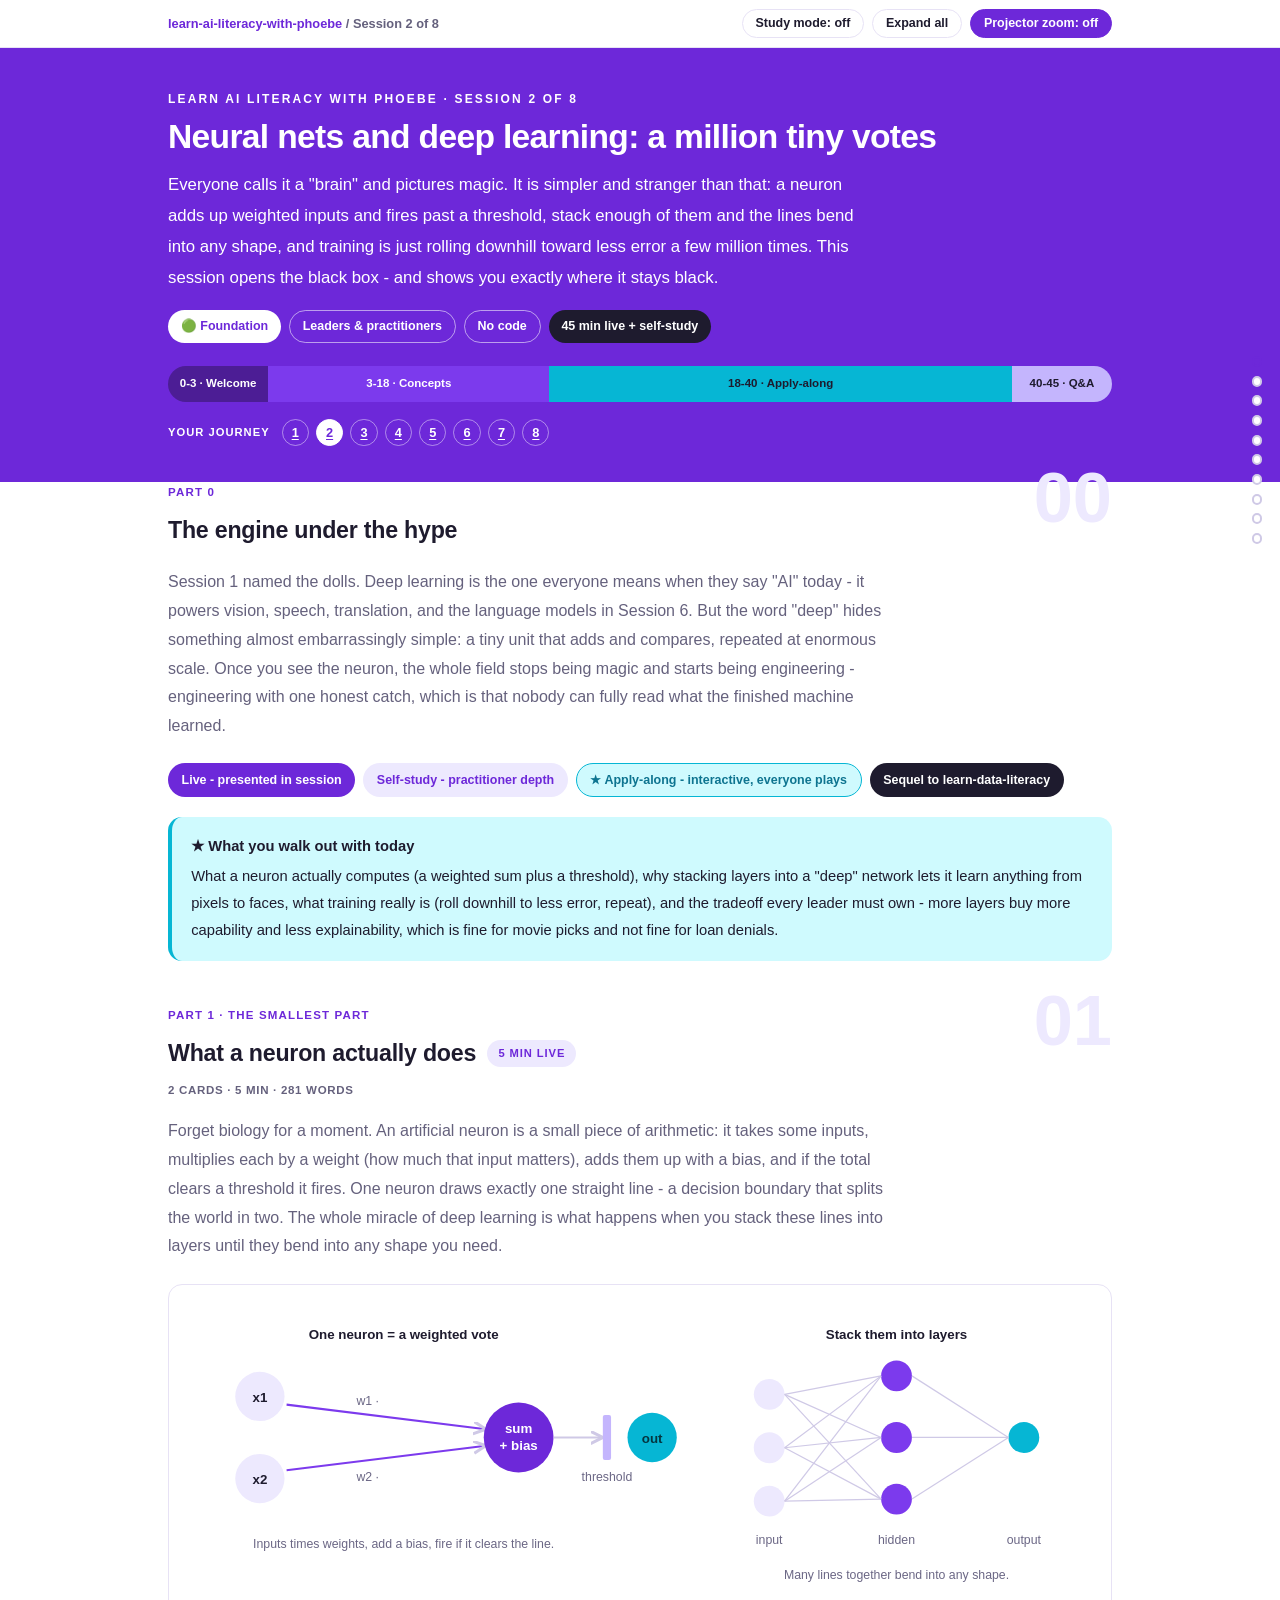
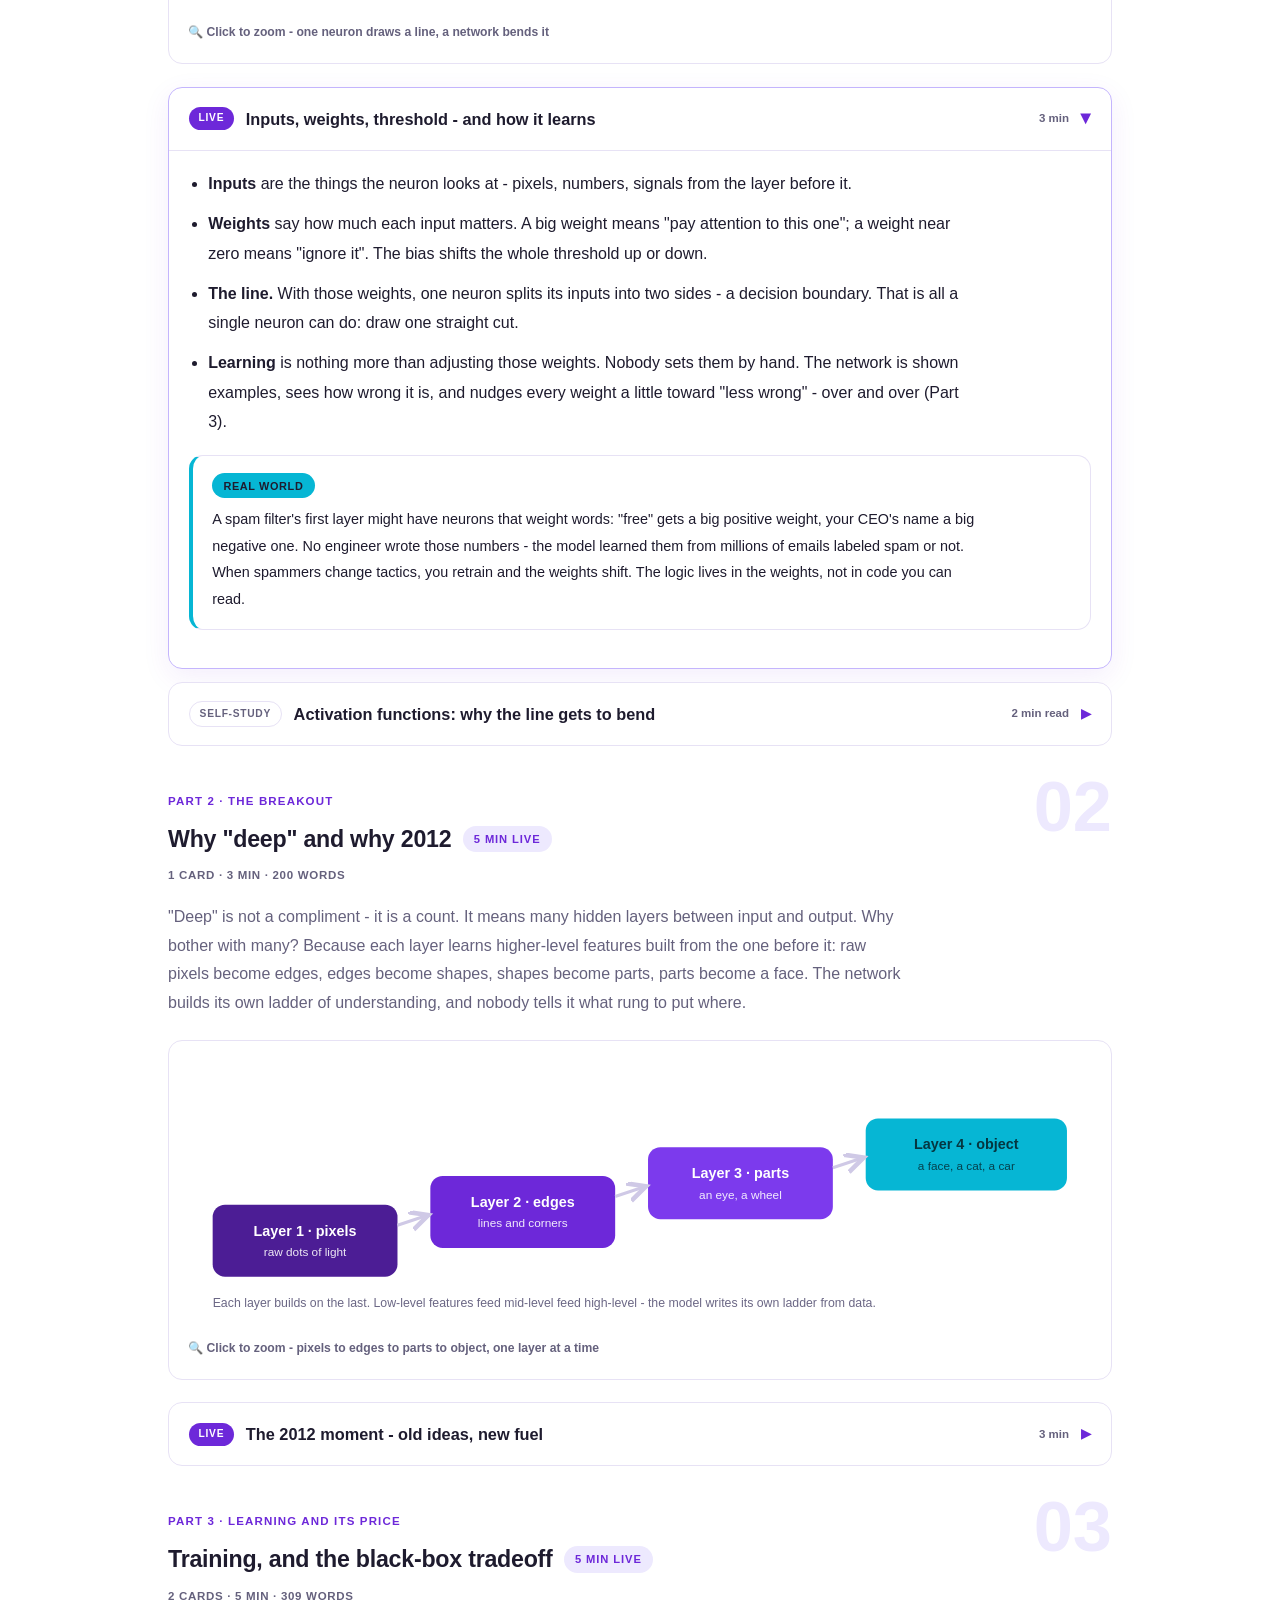
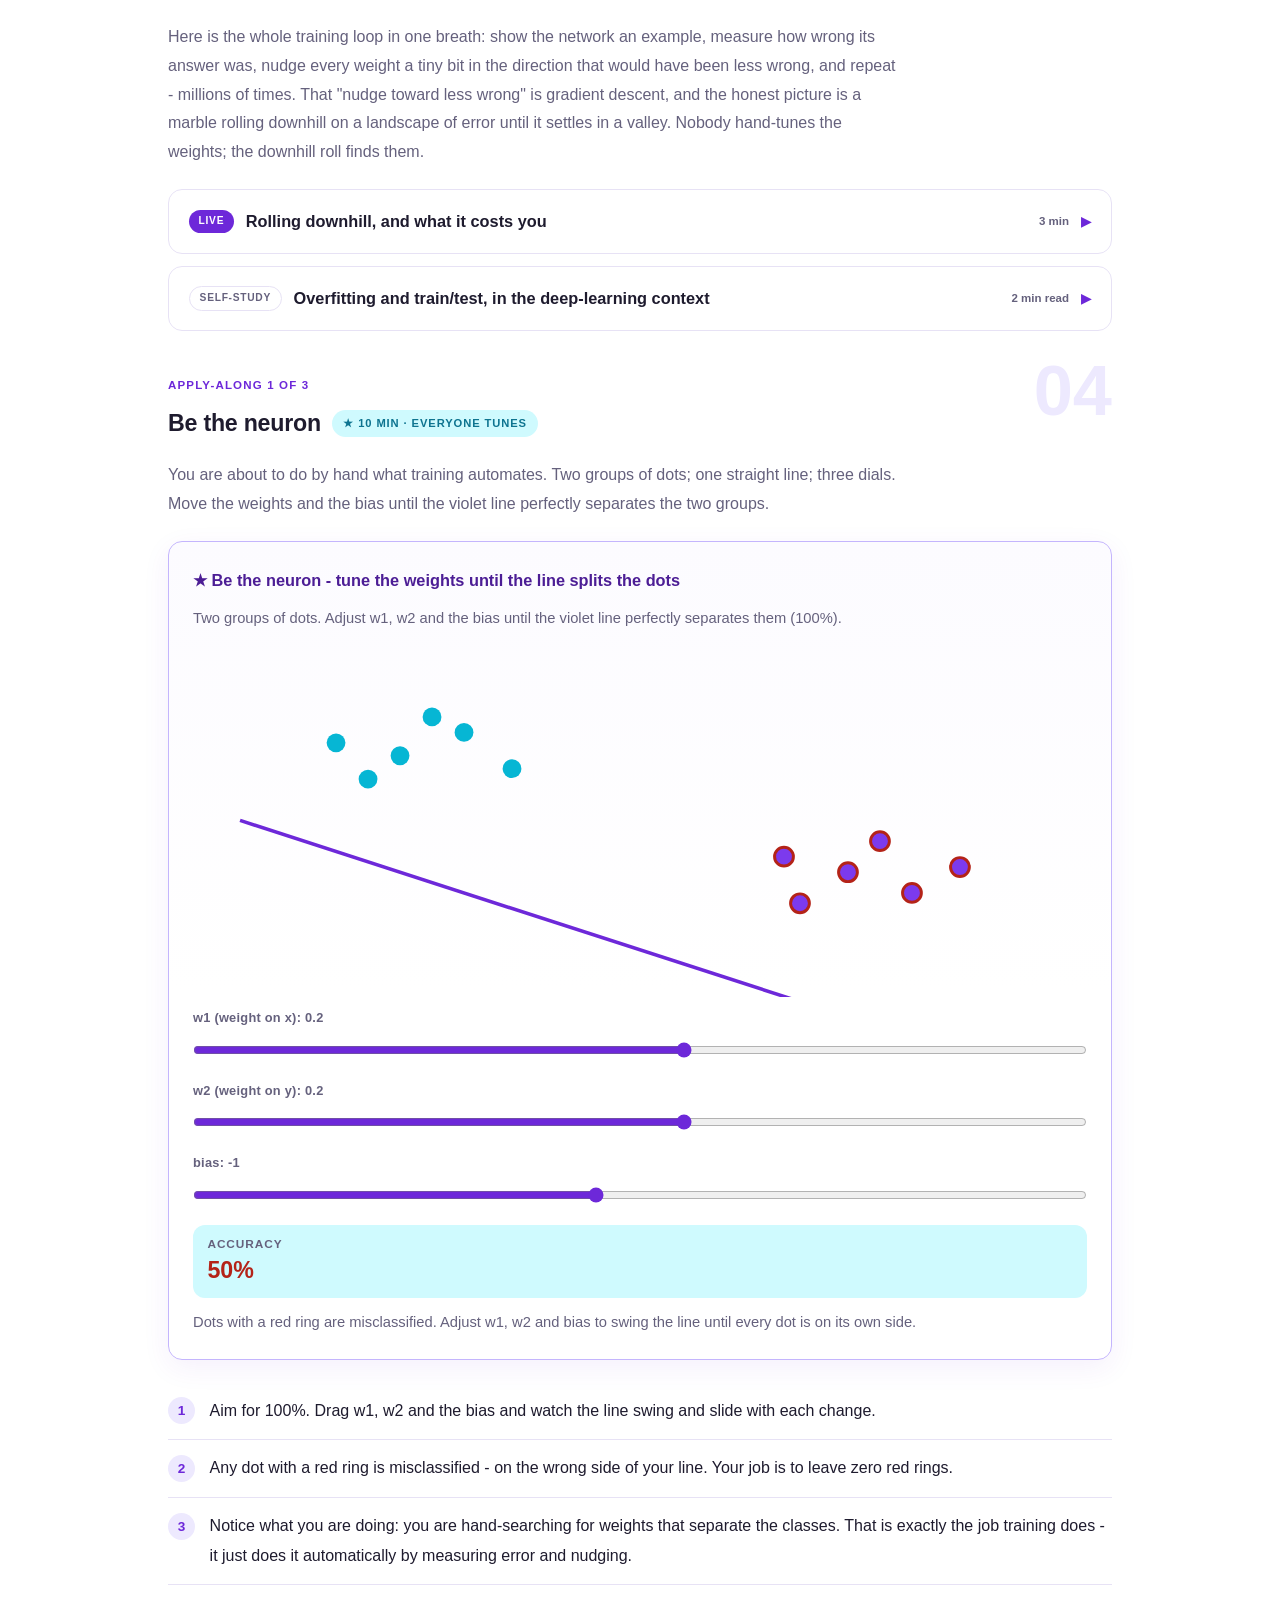
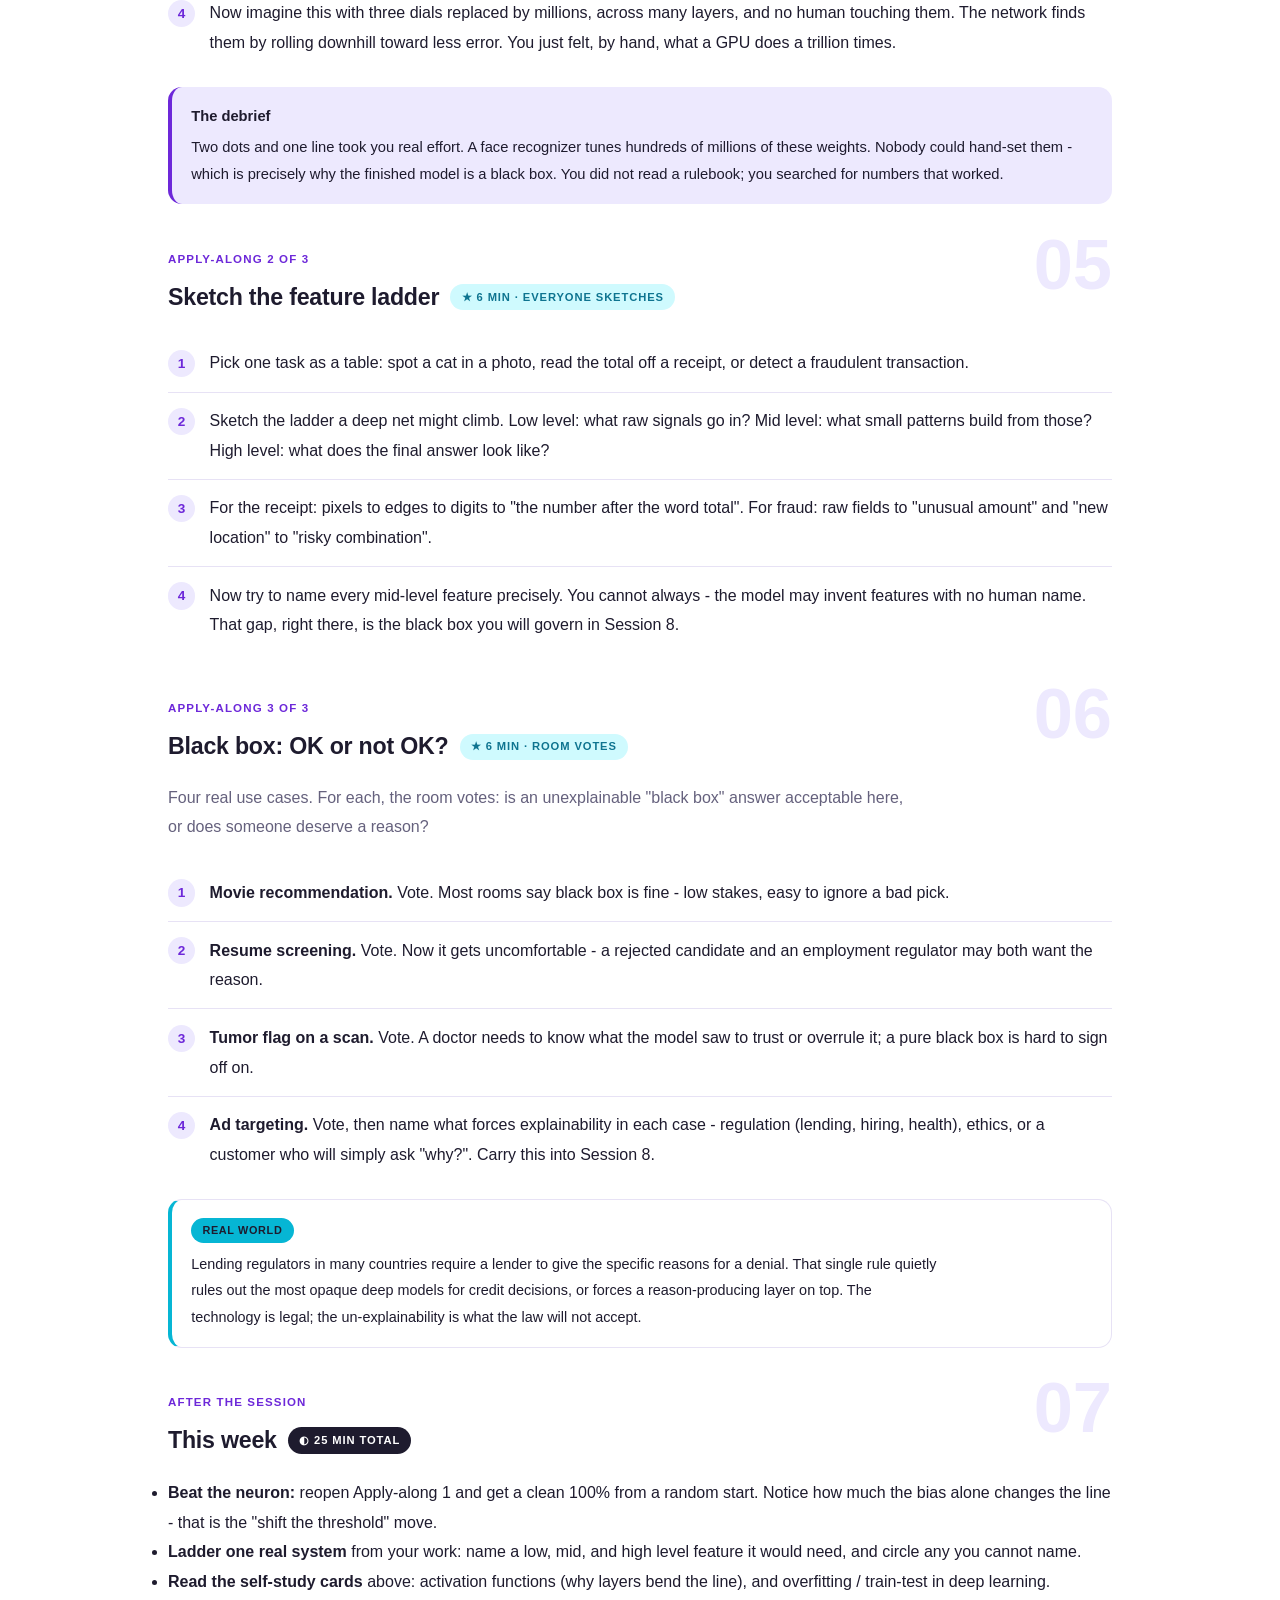
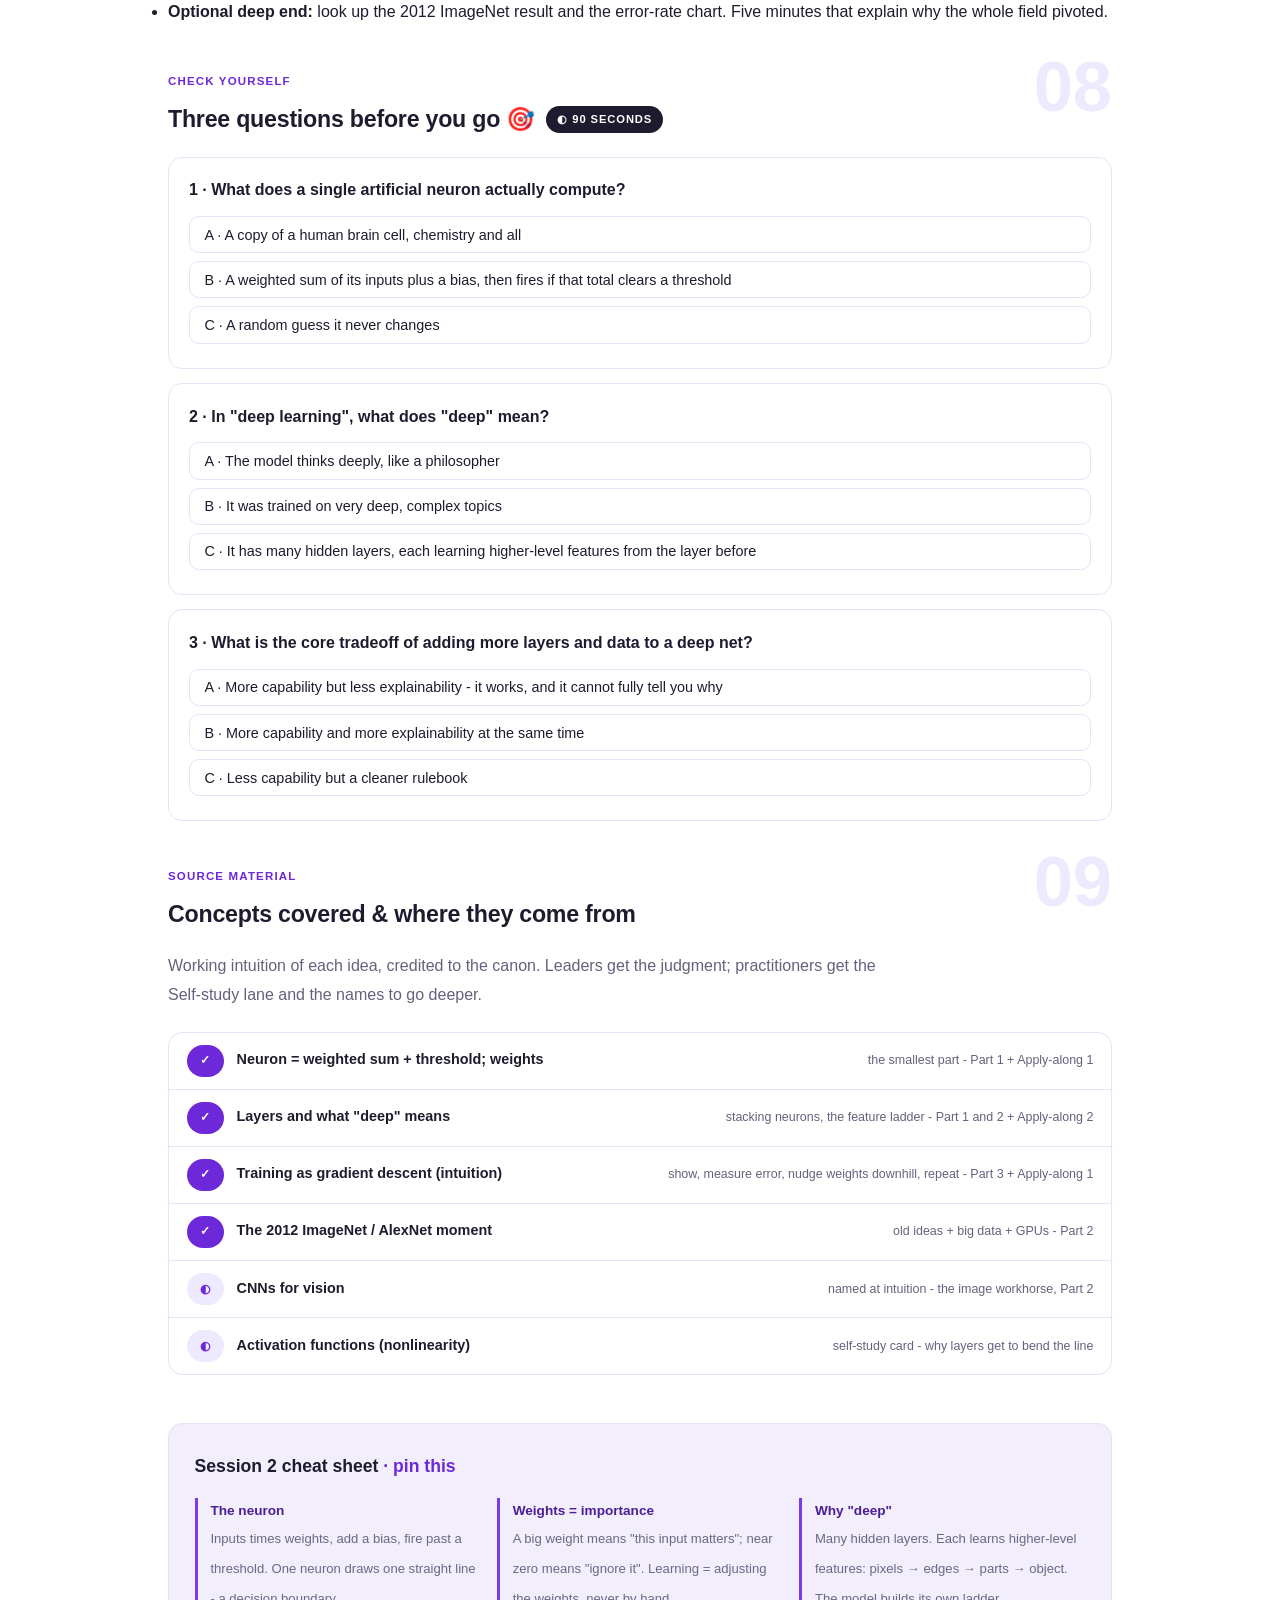
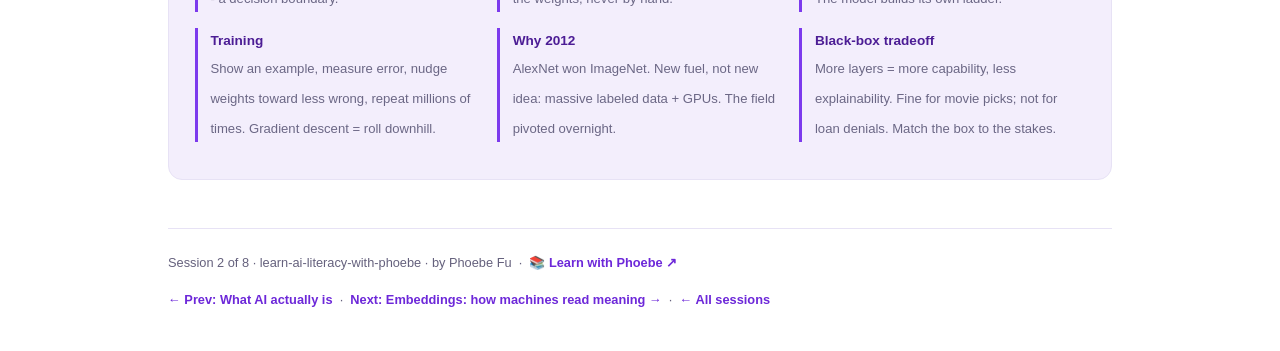
<file: courses/02-neural-nets.html>
<!DOCTYPE html>
<html lang="en">
<head>
<meta charset="UTF-8">
<meta name="viewport" content="width=device-width, initial-scale=1.0">
<!-- social:start -->
<meta name="description" content="Session 1 named the dolls. Deep learning is the one everyone means when they say &quot;AI&quot; today - it powers vision, speech, translation, and the language models in Session 6. But the word...">
<meta property="og:type" content="article">
<meta property="og:site_name" content="Learn with Phoebe">
<meta property="og:title" content="Neural nets and deep learning: a million tiny votes - learn AI literacy with phoebe">
<meta property="og:description" content="Session 1 named the dolls. Deep learning is the one everyone means when they say &quot;AI&quot; today - it powers vision, speech, translation, and the language models in Session 6. But the word...">
<meta property="og:url" content="https://phoebefu6.github.io/learn-ai-literacy-with-phoebe/courses/02-neural-nets.html">
<meta property="og:image" content="https://phoebefu6.github.io/learn-ai-literacy-with-phoebe/assets/og-cover.png">
<meta property="og:image:width" content="1200">
<meta property="og:image:height" content="630">
<meta name="twitter:card" content="summary_large_image">
<meta name="twitter:title" content="Neural nets and deep learning: a million tiny votes - learn AI literacy with phoebe">
<meta name="twitter:description" content="Session 1 named the dolls. Deep learning is the one everyone means when they say &quot;AI&quot; today - it powers vision, speech, translation, and the language models in Session 6. But the word...">
<meta name="twitter:image" content="https://phoebefu6.github.io/learn-ai-literacy-with-phoebe/assets/og-cover.png">
<!-- social:end -->
<title>Session 2 · Neural nets and deep learning - learn AI literacy with phoebe</title>
<link rel="stylesheet" href="../assets/style.css?v=38">
</head>
<body>

<div class="toolbar">
  <div class="wrap">
    <span class="crumb"><a href="../index.html">learn-ai-literacy-with-phoebe</a> / Session 2 of 8</span>
    <button class="btn" id="toggle-all" type="button">Expand all</button>
    <button class="btn primary" id="zoom-toggle" type="button">Projector zoom: off</button>
  </div>
</div>

<header class="masthead">
  <div class="wrap">
    <div class="eyebrow">Learn AI Literacy with Phoebe · Session 2 of 8</div>
    <h1>Neural nets and deep learning: <span class="accent">a million tiny votes</span></h1>
    <p class="sub">Everyone calls it a "brain" and pictures magic. It is simpler and stranger than that: a neuron adds up weighted inputs and fires past a threshold, stack enough of them and the lines bend into any shape, and training is just rolling downhill toward less error a few million times. This session opens the black box - and shows you exactly where it stays black.</p>
    <div class="chip-row">
      <span class="chip level">🟢 Foundation</span>
      <span class="chip audience">Leaders &amp; practitioners</span>
      <span class="chip audience">No code</span>
      <span class="chip time">45 min live + self-study</span>
    </div>
    <div class="agenda">
      <span class="a1" style="flex:1">0-3 · Welcome</span>
      <span class="a2" style="flex:3">3-18 · Concepts</span>
      <span class="a3" style="flex:5">18-40 · Apply-along</span>
      <span class="a4" style="flex:1">40-45 · Q&amp;A</span>
    </div>
  </div>
</header>

<main class="wrap">

  <!-- ============ INTRO ============ -->
  <section class="section" id="intro">
    <div class="section-kicker">
      <span class="klabel">Part 0</span>
      <h2>The engine under the hype</h2>
    </div>
    <p class="lede">Session 1 named the dolls. Deep learning is the one everyone means when they say "AI" today - it powers vision, speech, translation, and the language models in Session 6. But the word "deep" hides something almost embarrassingly simple: a tiny unit that adds and compares, repeated at enormous scale. Once you see the neuron, the whole field stops being magic and starts being engineering - engineering with one honest catch, which is that nobody can fully read what the finished machine learned.</p>
    <div class="legend">
      <span class="pill solid">Live - presented in session</span>
      <span class="pill light">Self-study - practitioner depth</span>
      <span class="pill amber">★ Apply-along - interactive, everyone plays</span>
      <span class="pill inkpill">Sequel to learn-data-literacy</span>
    </div>
    <div class="callout win">
      <strong>★ What you walk out with today</strong>
      What a neuron actually computes (a weighted sum plus a threshold), why stacking layers into a "deep" network lets it learn anything from pixels to faces, what training really is (roll downhill to less error, repeat), and the tradeoff every leader must own - more layers buy more capability and less explainability, which is fine for movie picks and not fine for loan denials.
    </div>
  </section>

  <!-- ============ PART 1: THE NEURON ============ -->
  <section class="section" id="neuron">
    <div class="section-kicker">
      <span class="klabel">Part 1 · the smallest part</span>
      <h2>What a neuron actually does <span class="tag concept">5 min live</span></h2>
    </div>
    <p class="lede">Forget biology for a moment. An artificial neuron is a small piece of arithmetic: it takes some inputs, multiplies each by a weight (how much that input matters), adds them up with a bias, and if the total clears a threshold it fires. One neuron draws exactly one straight line - a decision boundary that splits the world in two. The whole miracle of deep learning is what happens when you stack these lines into layers until they bend into any shape you need.</p>

    <figure class="zoomable">
      <svg viewBox="0 0 880 300" xmlns="http://www.w3.org/2000/svg" role="img" aria-label="A single neuron computing a weighted sum plus bias, and a small three-layer network beside it">
        <style>
          .nuT { font: 700 13px Inter, sans-serif; fill: #FFFFFF; text-anchor: middle; }
          .nuI { font: 700 13px Inter, sans-serif; fill: #1E1B2E; text-anchor: middle; }
          .nuX { font: 400 12px Inter, sans-serif; fill: #6B6785; text-anchor: middle; }
          .nuH { font: 700 13px Inter, sans-serif; fill: #1E1B2E; text-anchor: middle; }
          .nuL { stroke: #CFC9E6; stroke-width: 2; fill: none; marker-end: url(#nuAh); }
          .nuW { stroke: #7C3AED; stroke-width: 2; fill: none; marker-end: url(#nuAh); }
        </style>
        <defs>
          <marker id="nuAh" markerWidth="9" markerHeight="9" refX="6" refY="3" orient="auto">
            <path d="M0,0 L6,3 L0,6" fill="none" stroke="#CFC9E6" stroke-width="1.5"/>
          </marker>
        </defs>
        <text class="nuH" x="210" y="34">One neuron = a weighted vote</text>
        <circle cx="70" cy="90" r="24" fill="#EDE9FE"/>
        <text class="nuI" x="70" y="95">x1</text>
        <circle cx="70" cy="170" r="24" fill="#EDE9FE"/>
        <text class="nuI" x="70" y="175">x2</text>
        <line class="nuW" x1="96" y1="98" x2="290" y2="122"/>
        <line class="nuW" x1="96" y1="162" x2="290" y2="138"/>
        <text class="nuX" x="175" y="98">w1 ·</text>
        <text class="nuX" x="175" y="172">w2 ·</text>
        <circle cx="322" cy="130" r="34" fill="#6D28D9"/>
        <text class="nuT" x="322" y="126">sum</text>
        <text class="nuT" x="322" y="142">+ bias</text>
        <line class="nuL" x1="356" y1="130" x2="404" y2="130"/>
        <rect x="404" y="108" width="8" height="44" rx="2" fill="#C4B5FD"/>
        <text class="nuX" x="408" y="172">threshold</text>
        <circle cx="452" cy="130" r="24" fill="#06B6D4"/>
        <text class="nuI" x="452" y="135" style="fill:#053640">out</text>
        <line class="nuL" x1="476" y1="130" x2="418" y2="130" opacity="0"/>
        <text class="nuX" x="210" y="238">Inputs times weights, add a bias, fire if it clears the line.</text>

        <text class="nuH" x="690" y="34">Stack them into layers</text>
        <circle cx="566" cy="88" r="15" fill="#EDE9FE"/>
        <circle cx="566" cy="140" r="15" fill="#EDE9FE"/>
        <circle cx="566" cy="192" r="15" fill="#EDE9FE"/>
        <circle cx="690" cy="70" r="15" fill="#7C3AED"/>
        <circle cx="690" cy="130" r="15" fill="#7C3AED"/>
        <circle cx="690" cy="190" r="15" fill="#7C3AED"/>
        <circle cx="814" cy="130" r="15" fill="#06B6D4"/>
        <g stroke="#CFC9E6" stroke-width="1.2">
          <line x1="581" y1="88" x2="675" y2="70"/><line x1="581" y1="88" x2="675" y2="130"/><line x1="581" y1="88" x2="675" y2="190"/>
          <line x1="581" y1="140" x2="675" y2="70"/><line x1="581" y1="140" x2="675" y2="130"/><line x1="581" y1="140" x2="675" y2="190"/>
          <line x1="581" y1="192" x2="675" y2="70"/><line x1="581" y1="192" x2="675" y2="130"/><line x1="581" y1="192" x2="675" y2="190"/>
          <line x1="705" y1="70" x2="799" y2="130"/><line x1="705" y1="130" x2="799" y2="130"/><line x1="705" y1="190" x2="799" y2="130"/>
        </g>
        <text class="nuX" x="566" y="234">input</text>
        <text class="nuX" x="690" y="234">hidden</text>
        <text class="nuX" x="814" y="234">output</text>
        <text class="nuX" x="690" y="268">Many lines together bend into any shape.</text>
      </svg>
      <figcaption>🔍 Click to zoom - one neuron draws a line, a network bends it</figcaption>
    </figure>

    <details class="card" open>
      <summary><span class="mode live">Live</span>Inputs, weights, threshold - and how it learns<span class="mini">3 min</span><span class="caret">▶</span></summary>
      <div class="body">
        <ul>
          <li><strong>Inputs</strong> are the things the neuron looks at - pixels, numbers, signals from the layer before it.</li>
          <li><strong>Weights</strong> say how much each input matters. A big weight means "pay attention to this one"; a weight near zero means "ignore it". The bias shifts the whole threshold up or down.</li>
          <li><strong>The line.</strong> With those weights, one neuron splits its inputs into two sides - a decision boundary. That is all a single neuron can do: draw one straight cut.</li>
          <li><strong>Learning</strong> is nothing more than adjusting those weights. Nobody sets them by hand. The network is shown examples, sees how wrong it is, and nudges every weight a little toward "less wrong" - over and over (Part 3).</li>
        </ul>
        <div class="callout example">
          <span class="ex-pill">Real world</span>
          <p>A spam filter's first layer might have neurons that weight words: "free" gets a big positive weight, your CEO's name a big negative one. No engineer wrote those numbers - the model learned them from millions of emails labeled spam or not. When spammers change tactics, you retrain and the weights shift. The logic lives in the weights, not in code you can read.</p>
        </div>
      </div>
    </details>

    <details class="card">
      <summary><span class="mode self">Self-study</span>Activation functions: why the line gets to bend<span class="mini">2 min read</span><span class="caret">▶</span></summary>
      <div class="body">
        <p>If a neuron only ever added and compared, stacking layers would still just give you one big straight line - lots of lines added together are still a line. The fix is a small nonlinear step called an <strong>activation function</strong> (ReLU is the common one: "if the sum is negative, output zero, otherwise pass it through"). That one kink is what lets each layer bend the boundary a little, so many layers together can trace any curve - a circle, a spiral, a face. No nonlinearity, no depth advantage; it is the quiet reason "deep" is worth the trouble.</p>
      </div>
    </details>
  </section>

  <!-- ============ PART 2: WHY DEEP, WHY 2012 ============ -->
  <section class="section" id="deep">
    <div class="section-kicker">
      <span class="klabel">Part 2 · the breakout</span>
      <h2>Why "deep" and why 2012 <span class="tag concept">5 min live</span></h2>
    </div>
    <p class="lede">"Deep" is not a compliment - it is a count. It means many hidden layers between input and output. Why bother with many? Because each layer learns higher-level features built from the one before it: raw pixels become edges, edges become shapes, shapes become parts, parts become a face. The network builds its own ladder of understanding, and nobody tells it what rung to put where.</p>

    <figure class="zoomable">
      <svg viewBox="0 0 880 260" xmlns="http://www.w3.org/2000/svg" role="img" aria-label="An ascending strip showing features growing from pixels to edges to parts to a whole object">
        <style>
          .fhT { font: 700 14px Inter, sans-serif; fill: #FFFFFF; text-anchor: middle; }
          .fhS { font: 400 11.5px Inter, sans-serif; fill: #FFFFFF; opacity: .9; text-anchor: middle; }
          .fhI { font: 700 14px Inter, sans-serif; fill: #053640; text-anchor: middle; }
          .fhIs { font: 400 11.5px Inter, sans-serif; fill: #053640; opacity: .9; text-anchor: middle; }
          .fhX { font: 400 12px Inter, sans-serif; fill: #6B6785; }
          .fhL { stroke: #CFC9E6; stroke-width: 3; fill: none; marker-end: url(#fhAh); }
        </style>
        <defs>
          <marker id="fhAh" markerWidth="9" markerHeight="9" refX="6" refY="3" orient="auto">
            <path d="M0,0 L6,3 L0,6" fill="none" stroke="#CFC9E6" stroke-width="1.5"/>
          </marker>
        </defs>
        <rect x="24" y="140" width="180" height="70" rx="12" fill="#4C1D95"/>
        <text class="fhT" x="114" y="170">Layer 1 · pixels</text>
        <text class="fhS" x="114" y="190">raw dots of light</text>
        <rect x="236" y="112" width="180" height="70" rx="12" fill="#6D28D9"/>
        <text class="fhT" x="326" y="142">Layer 2 · edges</text>
        <text class="fhS" x="326" y="162">lines and corners</text>
        <rect x="448" y="84" width="180" height="70" rx="12" fill="#7C3AED"/>
        <text class="fhT" x="538" y="114">Layer 3 · parts</text>
        <text class="fhS" x="538" y="134">an eye, a wheel</text>
        <rect x="660" y="56" width="196" height="70" rx="12" fill="#06B6D4"/>
        <text class="fhI" x="758" y="86">Layer 4 · object</text>
        <text class="fhIs" x="758" y="106">a face, a cat, a car</text>
        <line class="fhL" x1="204" y1="160" x2="234" y2="150"/>
        <line class="fhL" x1="416" y1="132" x2="446" y2="122"/>
        <line class="fhL" x1="628" y1="104" x2="658" y2="94"/>
        <text class="fhX" x="24" y="240">Each layer builds on the last. Low-level features feed mid-level feed high-level - the model writes its own ladder from data.</text>
      </svg>
      <figcaption>🔍 Click to zoom - pixels to edges to parts to object, one layer at a time</figcaption>
    </figure>

    <details class="card">
      <summary><span class="mode live">Live</span>The 2012 moment - old ideas, new fuel<span class="mini">3 min</span><span class="caret">▶</span></summary>
      <div class="body">
        <ul>
          <li><strong>The ideas were from the 1980s.</strong> Neural nets and the training math had existed for decades but were slow, shallow, and easy to beat. The field had mostly moved on.</li>
          <li><strong>2012 changed the fuel, not the idea.</strong> A deep net called AlexNet won the ImageNet image-recognition contest by a stunning margin. What was new: a huge labeled dataset (ImageNet's millions of images), and GPUs - gaming chips repurposed to do the arithmetic thousands of times faster.</li>
          <li><strong>CNNs for images.</strong> The winning design was a convolutional neural network - it slides small filters across an image looking for the same feature anywhere it appears (an edge in the corner is still an edge). You do not need the math; you need to know CNN means "the vision workhorse".</li>
        </ul>
        <div class="callout example">
          <span class="ex-pill">Real world</span>
          <p>Before 2012, image-recognition error rates crept down a percent or two a year. AlexNet dropped the ImageNet error rate off a cliff in a single contest, and within about two years every serious vision team had pivoted to deep learning. It is one of the clearest "the field changed overnight" moments in tech - and a callback to Session 1: the leap was scale (data + GPUs), not a new theory.</p>
        </div>
      </div>
    </details>
  </section>

  <!-- ============ PART 3: TRAINING + BLACK BOX ============ -->
  <section class="section" id="training">
    <div class="section-kicker">
      <span class="klabel">Part 3 · learning and its price</span>
      <h2>Training, and the black-box tradeoff <span class="tag concept">5 min live</span></h2>
    </div>
    <p class="lede">Here is the whole training loop in one breath: show the network an example, measure how wrong its answer was, nudge every weight a tiny bit in the direction that would have been less wrong, and repeat - millions of times. That "nudge toward less wrong" is gradient descent, and the honest picture is a marble rolling downhill on a landscape of error until it settles in a valley. Nobody hand-tunes the weights; the downhill roll finds them.</p>

    <details class="card">
      <summary><span class="mode live">Live</span>Rolling downhill, and what it costs you<span class="mini">3 min</span><span class="caret">▶</span></summary>
      <div class="body">
        <ul>
          <li><strong>Training = examples + error + nudge, repeated.</strong> The network guesses, compares to the right answer, and adjusts weights to shrink the gap. Gradient descent is just the rule for which way is "downhill" toward less error.</li>
          <li><strong>More layers and more data buy more capability</strong> - the model can capture subtler patterns. This is why "just add more data" is a real strategy (Session 1).</li>
          <li><strong>But capability trades against explainability.</strong> A model with millions of weights has no readable rulebook. It works, and it cannot fully tell you why. This is the black box.</li>
          <li><strong>When the black box is fine:</strong> movie recommendations, photo tagging, draft suggestions - low stakes, easy to check, cheap to be wrong. <strong>When it is not:</strong> loan denials, medical flags, hiring - where a person deserves a reason and the law may demand one. Session 8 turns this into governance.</li>
        </ul>
        <div class="callout tip">
          <strong>The exec move</strong>
          Before you approve a deep-learning system, ask "who has to be able to explain this decision, and to whom?" If the answer is a regulator, a rejected applicant, or a court, you need either a simpler model you can read or a layer that produces reasons. Match the box to the stakes.
        </div>
      </div>
    </details>

    <details class="card">
      <summary><span class="mode self">Self-study</span>Overfitting and train/test, in the deep-learning context<span class="mini">2 min read</span><span class="caret">▶</span></summary>
      <div class="body">
        <p>Callback to data literacy Session 6: a model that memorizes its training examples instead of learning the general pattern is <strong>overfit</strong> - it aces the practice questions and fails the real exam. Deep nets, with their millions of weights, are especially good at memorizing, so the discipline matters more here, not less. The guardrail is the same: hold back a <strong>test set</strong> the model never trains on, and judge it only on that. If it scores far better on data it has seen than on data it has not, it memorized rather than learned. When a vendor quotes accuracy, the literate question is "on held-out data the model never saw?".</p>
      </div>
    </details>
  </section>

  <!-- ============ DEMO 1 ============ -->
  <section class="section" id="demo-1">
    <div class="section-kicker">
      <span class="klabel">Apply-along 1 of 3</span>
      <h2>Be the neuron <span class="tag demo">★ 10 min · everyone tunes</span></h2>
    </div>
    <p class="lede">You are about to do by hand what training automates. Two groups of dots; one straight line; three dials. Move the weights and the bias until the violet line perfectly separates the two groups.</p>
    <div class="widget" data-widget="neuron" data-config='{"title": "★ Be the neuron - tune the weights until the line splits the dots", "intro": "Two groups of dots. Adjust w1, w2 and the bias until the violet line perfectly separates them (100%)."}'></div>
    <div class="steps">
      <div class="step"><p>Aim for 100%. Drag w1, w2 and the bias and watch the line swing and slide with each change.</p></div>
      <div class="step"><p>Any dot with a red ring is misclassified - on the wrong side of your line. Your job is to leave zero red rings.</p></div>
      <div class="step"><p>Notice what you are doing: you are hand-searching for weights that separate the classes. That is exactly the job training does - it just does it automatically by measuring error and nudging.</p></div>
      <div class="step"><p>Now imagine this with three dials replaced by millions, across many layers, and no human touching them. The network finds them by rolling downhill toward less error. You just felt, by hand, what a GPU does a trillion times.</p></div>
    </div>
    <div class="callout tip">
      <strong>The debrief</strong>
      Two dots and one line took you real effort. A face recognizer tunes hundreds of millions of these weights. Nobody could hand-set them - which is precisely why the finished model is a black box. You did not read a rulebook; you searched for numbers that worked.
    </div>
  </section>

  <!-- ============ DEMO 2 ============ -->
  <section class="section" id="demo-2">
    <div class="section-kicker">
      <span class="klabel">Apply-along 2 of 3</span>
      <h2>Sketch the feature ladder <span class="tag demo">★ 6 min · everyone sketches</span></h2>
    </div>
    <div class="steps">
      <div class="step"><p>Pick one task as a table: spot a cat in a photo, read the total off a receipt, or detect a fraudulent transaction.</p></div>
      <div class="step"><p>Sketch the ladder a deep net might climb. Low level: what raw signals go in? Mid level: what small patterns build from those? High level: what does the final answer look like?</p></div>
      <div class="step"><p>For the receipt: pixels to edges to digits to "the number after the word total". For fraud: raw fields to "unusual amount" and "new location" to "risky combination".</p></div>
      <div class="step"><p>Now try to name every mid-level feature precisely. You cannot always - the model may invent features with no human name. That gap, right there, is the black box you will govern in Session 8.</p></div>
    </div>
  </section>

  <!-- ============ DEMO 3 ============ -->
  <section class="section" id="demo-3">
    <div class="section-kicker">
      <span class="klabel">Apply-along 3 of 3</span>
      <h2>Black box: OK or not OK? <span class="tag demo">★ 6 min · room votes</span></h2>
    </div>
    <p class="lede">Four real use cases. For each, the room votes: is an unexplainable "black box" answer acceptable here, or does someone deserve a reason?</p>
    <div class="steps">
      <div class="step"><p><strong>Movie recommendation.</strong> Vote. Most rooms say black box is fine - low stakes, easy to ignore a bad pick.</p></div>
      <div class="step"><p><strong>Resume screening.</strong> Vote. Now it gets uncomfortable - a rejected candidate and an employment regulator may both want the reason.</p></div>
      <div class="step"><p><strong>Tumor flag on a scan.</strong> Vote. A doctor needs to know what the model saw to trust or overrule it; a pure black box is hard to sign off on.</p></div>
      <div class="step"><p><strong>Ad targeting.</strong> Vote, then name what forces explainability in each case - regulation (lending, hiring, health), ethics, or a customer who will simply ask "why?". Carry this into Session 8.</p></div>
    </div>
    <div class="callout example">
      <span class="ex-pill">Real world</span>
      <p>Lending regulators in many countries require a lender to give the specific reasons for a denial. That single rule quietly rules out the most opaque deep models for credit decisions, or forces a reason-producing layer on top. The technology is legal; the un-explainability is what the law will not accept.</p>
    </div>
  </section>

  <!-- ============ HOMEWORK ============ -->
  <section class="section" id="exercise">
    <div class="section-kicker">
      <span class="klabel">After the session</span>
      <h2>This week <span class="tag exercise">◐ 25 min total</span></h2>
    </div>
    <ul>
      <li><strong>Beat the neuron:</strong> reopen Apply-along 1 and get a clean 100% from a random start. Notice how much the bias alone changes the line - that is the "shift the threshold" move.</li>
      <li><strong>Ladder one real system</strong> from your work: name a low, mid, and high level feature it would need, and circle any you cannot name.</li>
      <li><strong>Read the self-study cards</strong> above: activation functions (why layers bend the line), and overfitting / train-test in deep learning.</li>
      <li><strong>Optional deep end:</strong> look up the 2012 ImageNet result and the error-rate chart. Five minutes that explain why the whole field pivoted.</li>
    </ul>
  </section>

  <!-- ============ QUIZ ============ -->
  <section class="section" id="quiz">
    <div class="section-kicker">
      <span class="klabel">Check yourself</span>
      <h2>Three questions before you go 🎯 <span class="tag exercise">◐ 90 seconds</span></h2>
    </div>
    <div class="quiz-q" data-answer="1">
      <p class="qtext">1 · What does a single artificial neuron actually compute?</p>
      <button class="qopt" type="button">A · A copy of a human brain cell, chemistry and all</button>
      <button class="qopt" type="button">B · A weighted sum of its inputs plus a bias, then fires if that total clears a threshold</button>
      <button class="qopt" type="button">C · A random guess it never changes</button>
      <p class="qwhy">Inputs times weights, add a bias, compare to a threshold. One neuron draws one straight decision line - simple arithmetic, not biology.</p>
    </div>
    <div class="quiz-q" data-answer="2">
      <p class="qtext">2 · In "deep learning", what does "deep" mean?</p>
      <button class="qopt" type="button">A · The model thinks deeply, like a philosopher</button>
      <button class="qopt" type="button">B · It was trained on very deep, complex topics</button>
      <button class="qopt" type="button">C · It has many hidden layers, each learning higher-level features from the layer before</button>
      <p class="qwhy">"Deep" is just a count of layers. Pixels to edges to parts to object - each layer builds on the last. More layers, more capability.</p>
    </div>
    <div class="quiz-q" data-answer="0">
      <p class="qtext">3 · What is the core tradeoff of adding more layers and data to a deep net?</p>
      <button class="qopt" type="button">A · More capability but less explainability - it works, and it cannot fully tell you why</button>
      <button class="qopt" type="button">B · More capability and more explainability at the same time</button>
      <button class="qopt" type="button">C · Less capability but a cleaner rulebook</button>
      <p class="qwhy">Millions of weights have no readable rulebook. Fine for movie picks; not fine for loan denials, where a person deserves a reason. Match the box to the stakes.</p>
    </div>
    <p class="quiz-score"></p>
  </section>

  <!-- ============ SOURCES ============ -->
  <section class="section" id="official">
    <div class="section-kicker">
      <span class="klabel">Source material</span>
      <h2>Concepts covered &amp; where they come from</h2>
    </div>
    <p class="lede">Working intuition of each idea, credited to the canon. Leaders get the judgment; practitioners get the Self-study lane and the names to go deeper.</p>
    <div class="covered">
      <div class="covered-row"><span class="status pill solid">✓</span><span class="name">Neuron = weighted sum + threshold; weights</span><span class="note">the smallest part - Part 1 + Apply-along 1</span></div>
      <div class="covered-row"><span class="status pill solid">✓</span><span class="name">Layers and what "deep" means</span><span class="note">stacking neurons, the feature ladder - Part 1 and 2 + Apply-along 2</span></div>
      <div class="covered-row"><span class="status pill solid">✓</span><span class="name">Training as gradient descent (intuition)</span><span class="note">show, measure error, nudge weights downhill, repeat - Part 3 + Apply-along 1</span></div>
      <div class="covered-row"><span class="status pill solid">✓</span><span class="name">The 2012 ImageNet / AlexNet moment</span><span class="note">old ideas + big data + GPUs - Part 2</span></div>
      <div class="covered-row"><span class="status pill light">◐</span><span class="name">CNNs for vision</span><span class="note">named at intuition - the image workhorse, Part 2</span></div>
      <div class="covered-row"><span class="status pill light">◐</span><span class="name">Activation functions (nonlinearity)</span><span class="note">self-study card - why layers get to bend the line</span></div>
    </div>
  </section>

  <!-- ============ CHEAT SHEET ============ -->
  <section class="cheat" id="cheatsheet">
    <h3>Session 2 cheat sheet <span>· pin this</span></h3>
    <div class="grid-2">
      <div class="cheat-item"><b>The neuron</b><span>Inputs times weights, add a bias, fire past a threshold. One neuron draws one straight line - a decision boundary.</span></div>
      <div class="cheat-item"><b>Weights = importance</b><span>A big weight means "this input matters"; near zero means "ignore it". Learning = adjusting the weights, never by hand.</span></div>
      <div class="cheat-item"><b>Why "deep"</b><span>Many hidden layers. Each learns higher-level features: pixels → edges → parts → object. The model builds its own ladder.</span></div>
      <div class="cheat-item"><b>Training</b><span>Show an example, measure error, nudge weights toward less wrong, repeat millions of times. Gradient descent = roll downhill.</span></div>
      <div class="cheat-item"><b>Why 2012</b><span>AlexNet won ImageNet. New fuel, not new idea: massive labeled data + GPUs. The field pivoted overnight.</span></div>
      <div class="cheat-item"><b>Black-box tradeoff</b><span>More layers = more capability, less explainability. Fine for movie picks; not for loan denials. Match the box to the stakes.</span></div>
    </div>
  </section>

  <footer class="pagefoot">
    <span>Session 2 of 8 · learn-ai-literacy-with-phoebe · by Phoebe Fu &nbsp;·&nbsp; 📚 <a href="https://phoebefu6.github.io/learn-with-phoebe/">Learn with Phoebe ↗</a></span>
    <span><a href="01-what-ai-is.html">← Prev: What AI actually is</a> &nbsp;·&nbsp; <a href="03-embeddings.html">Next: Embeddings: how machines read meaning →</a> &nbsp;·&nbsp; <a href="../index.html">← All sessions</a></span>
  </footer>

</main>

<script src="../assets/app.js?v=37"></script>
<script src="../assets/widgets.js?v=17"></script>
</body>
</html>
</file>
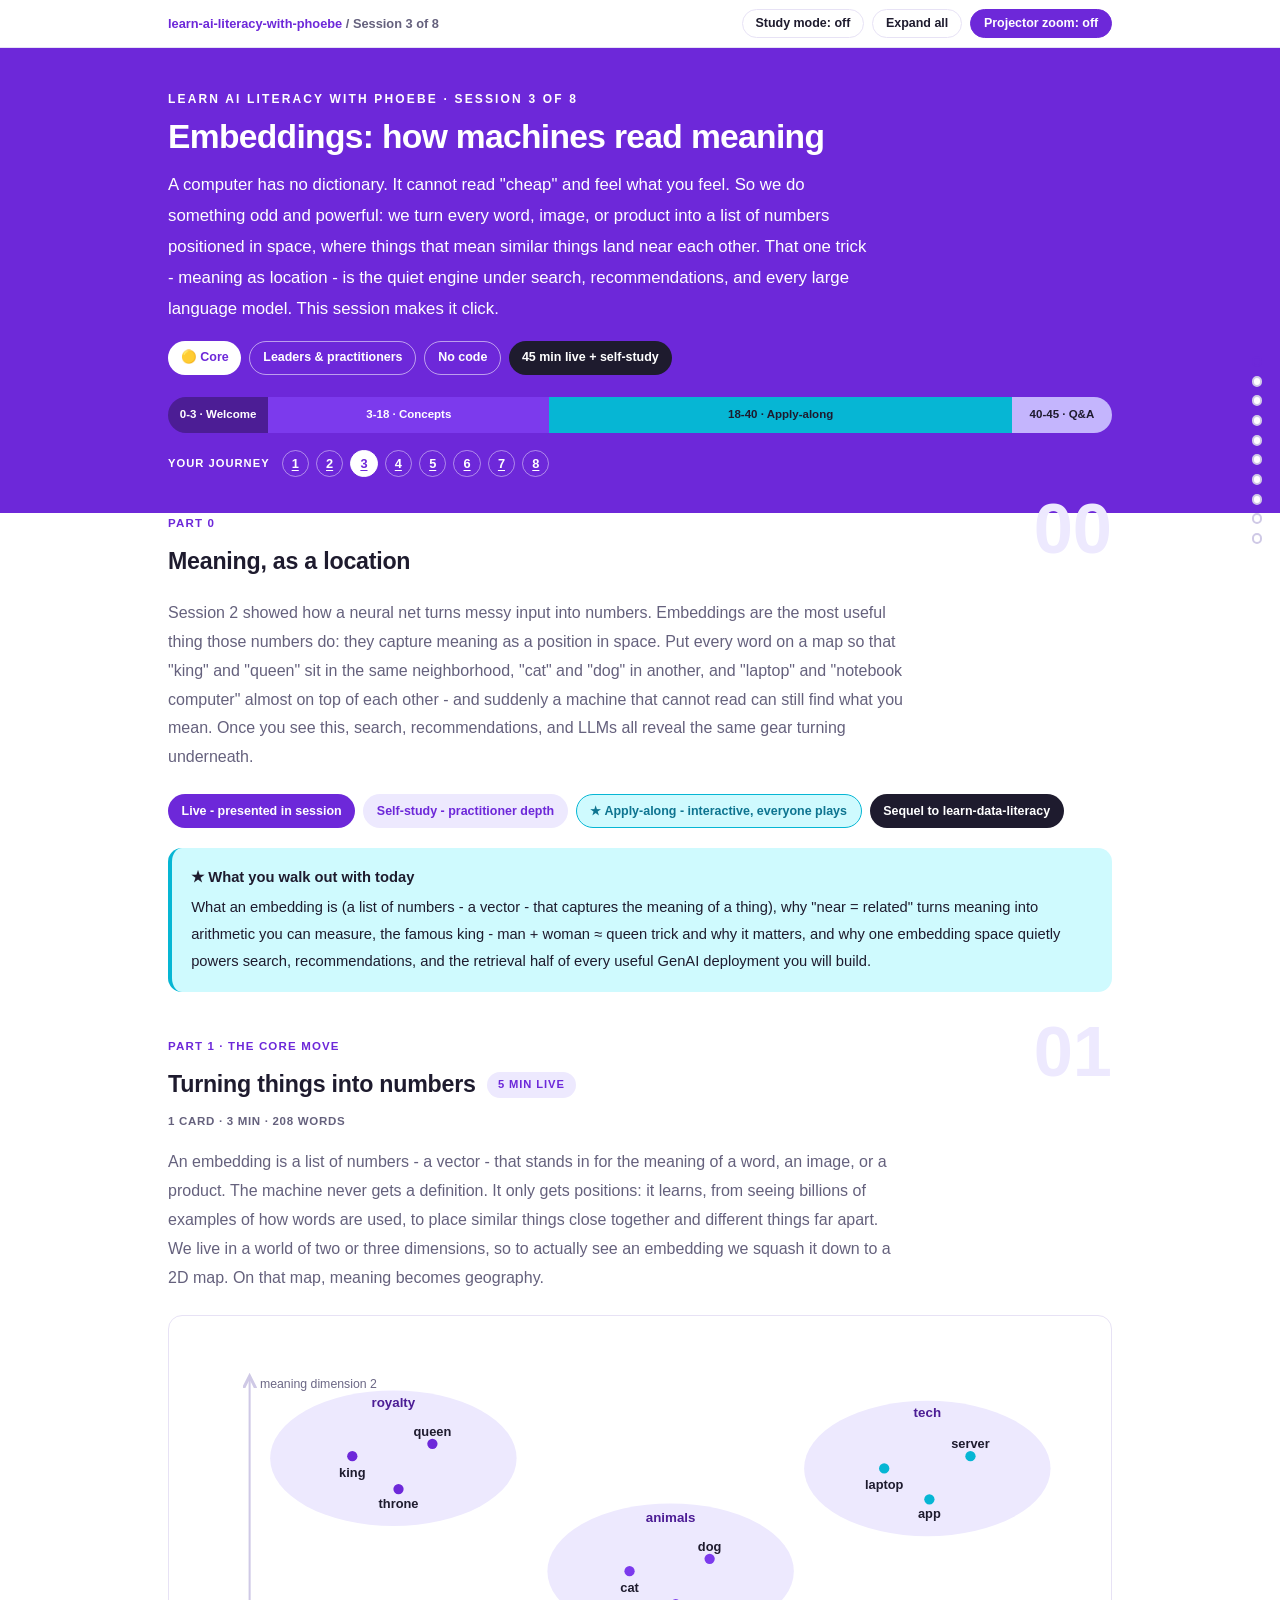
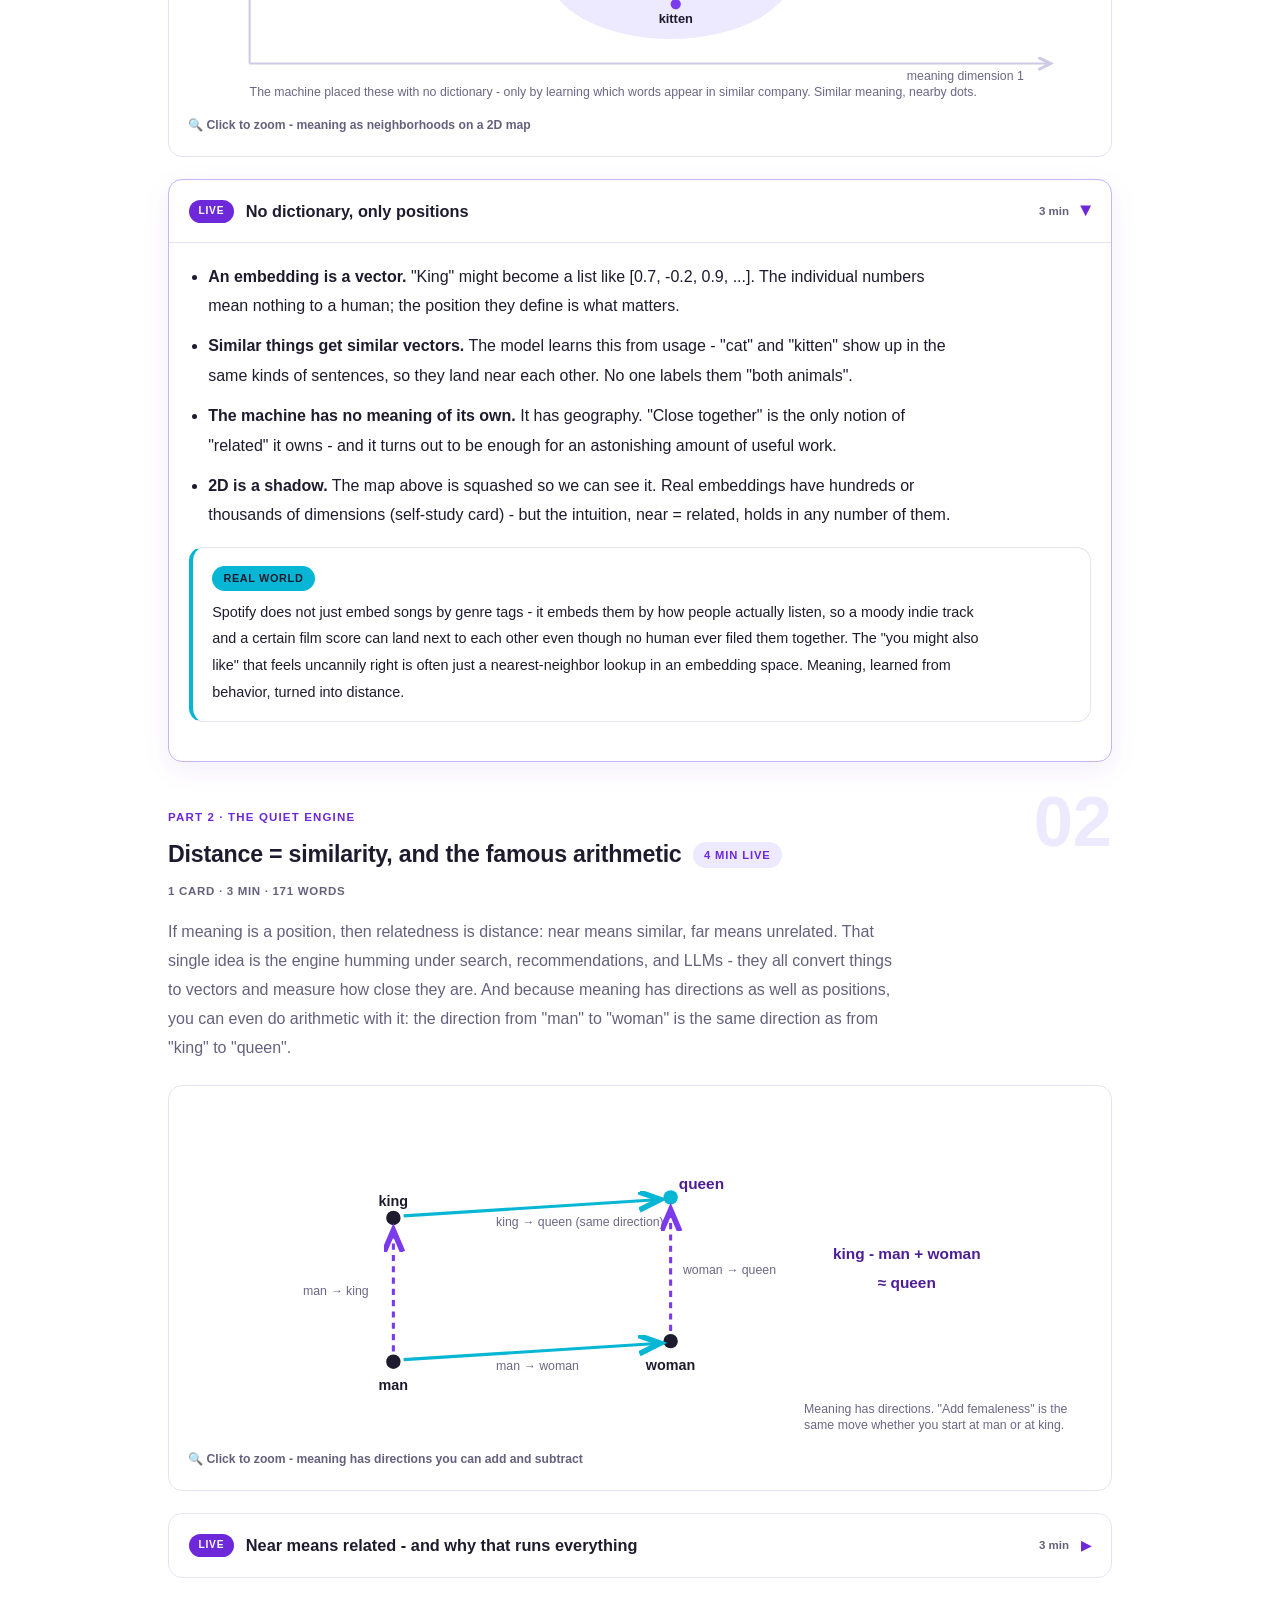
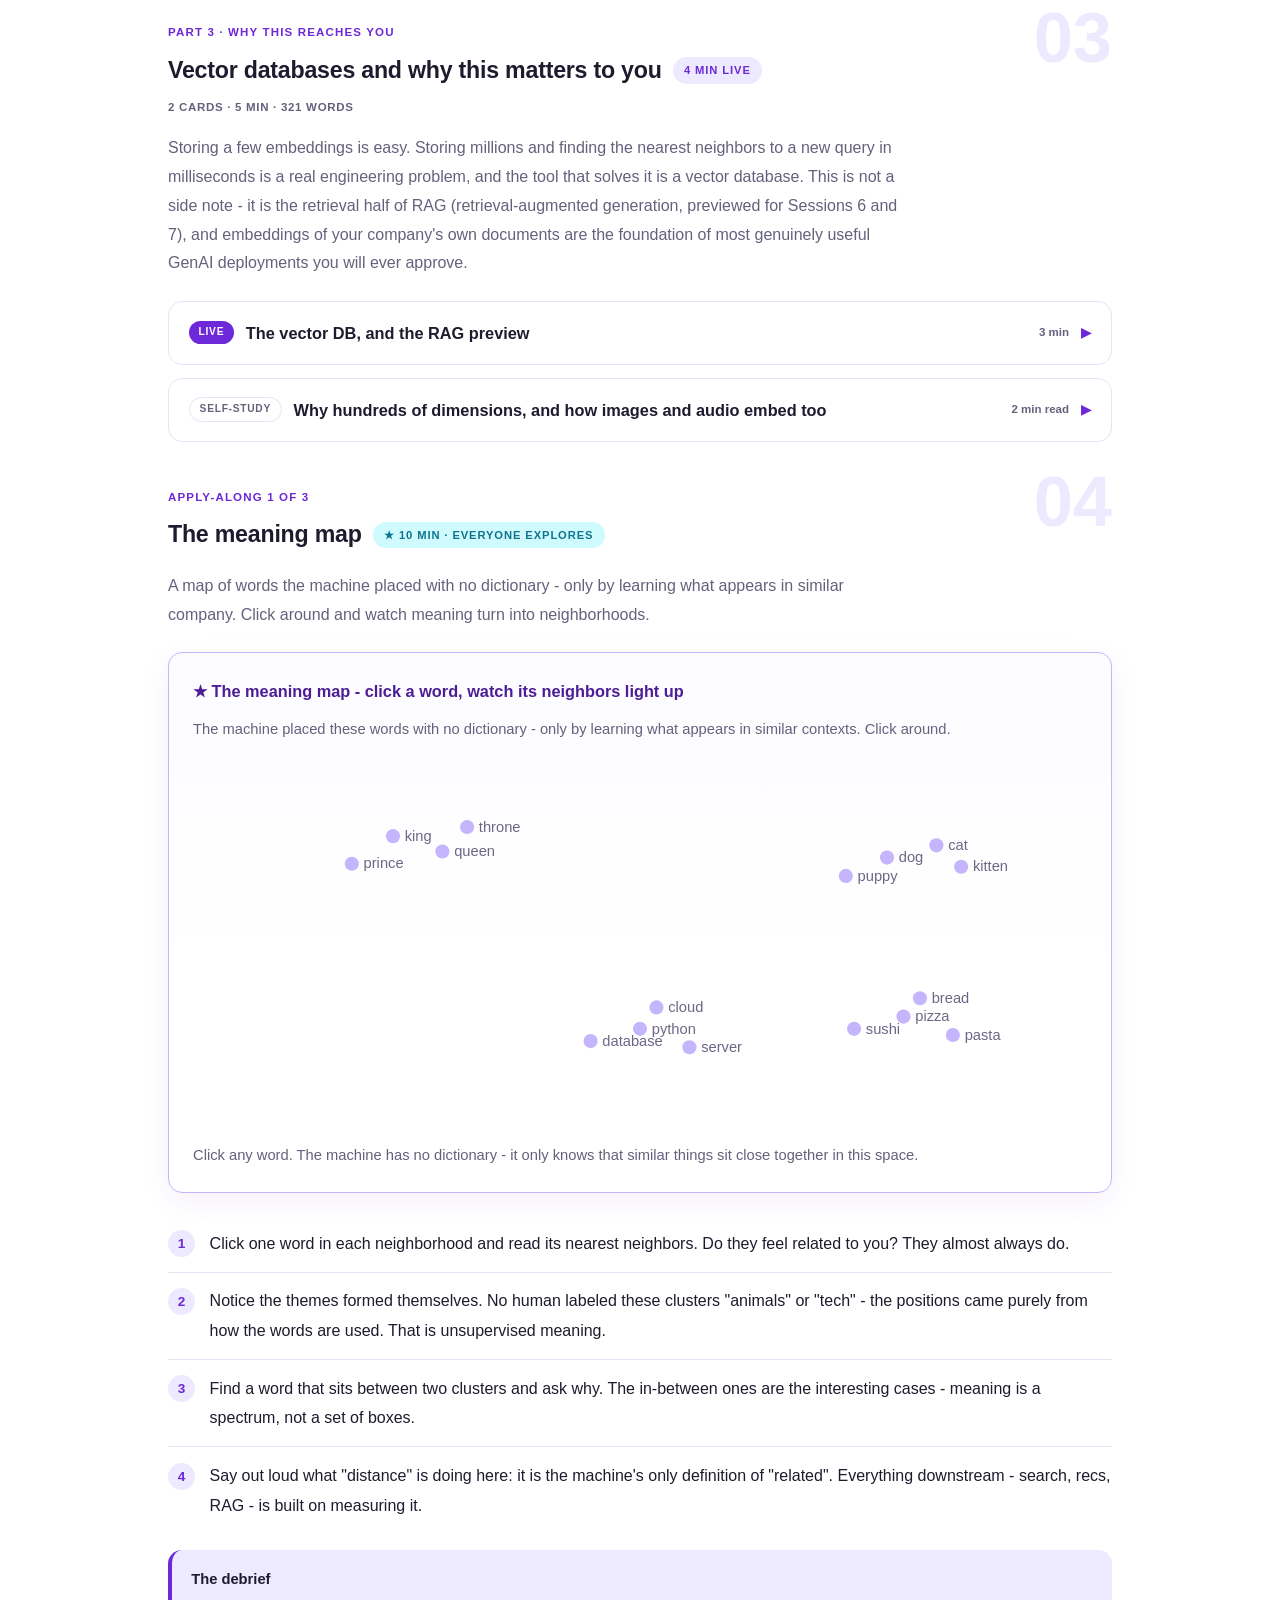
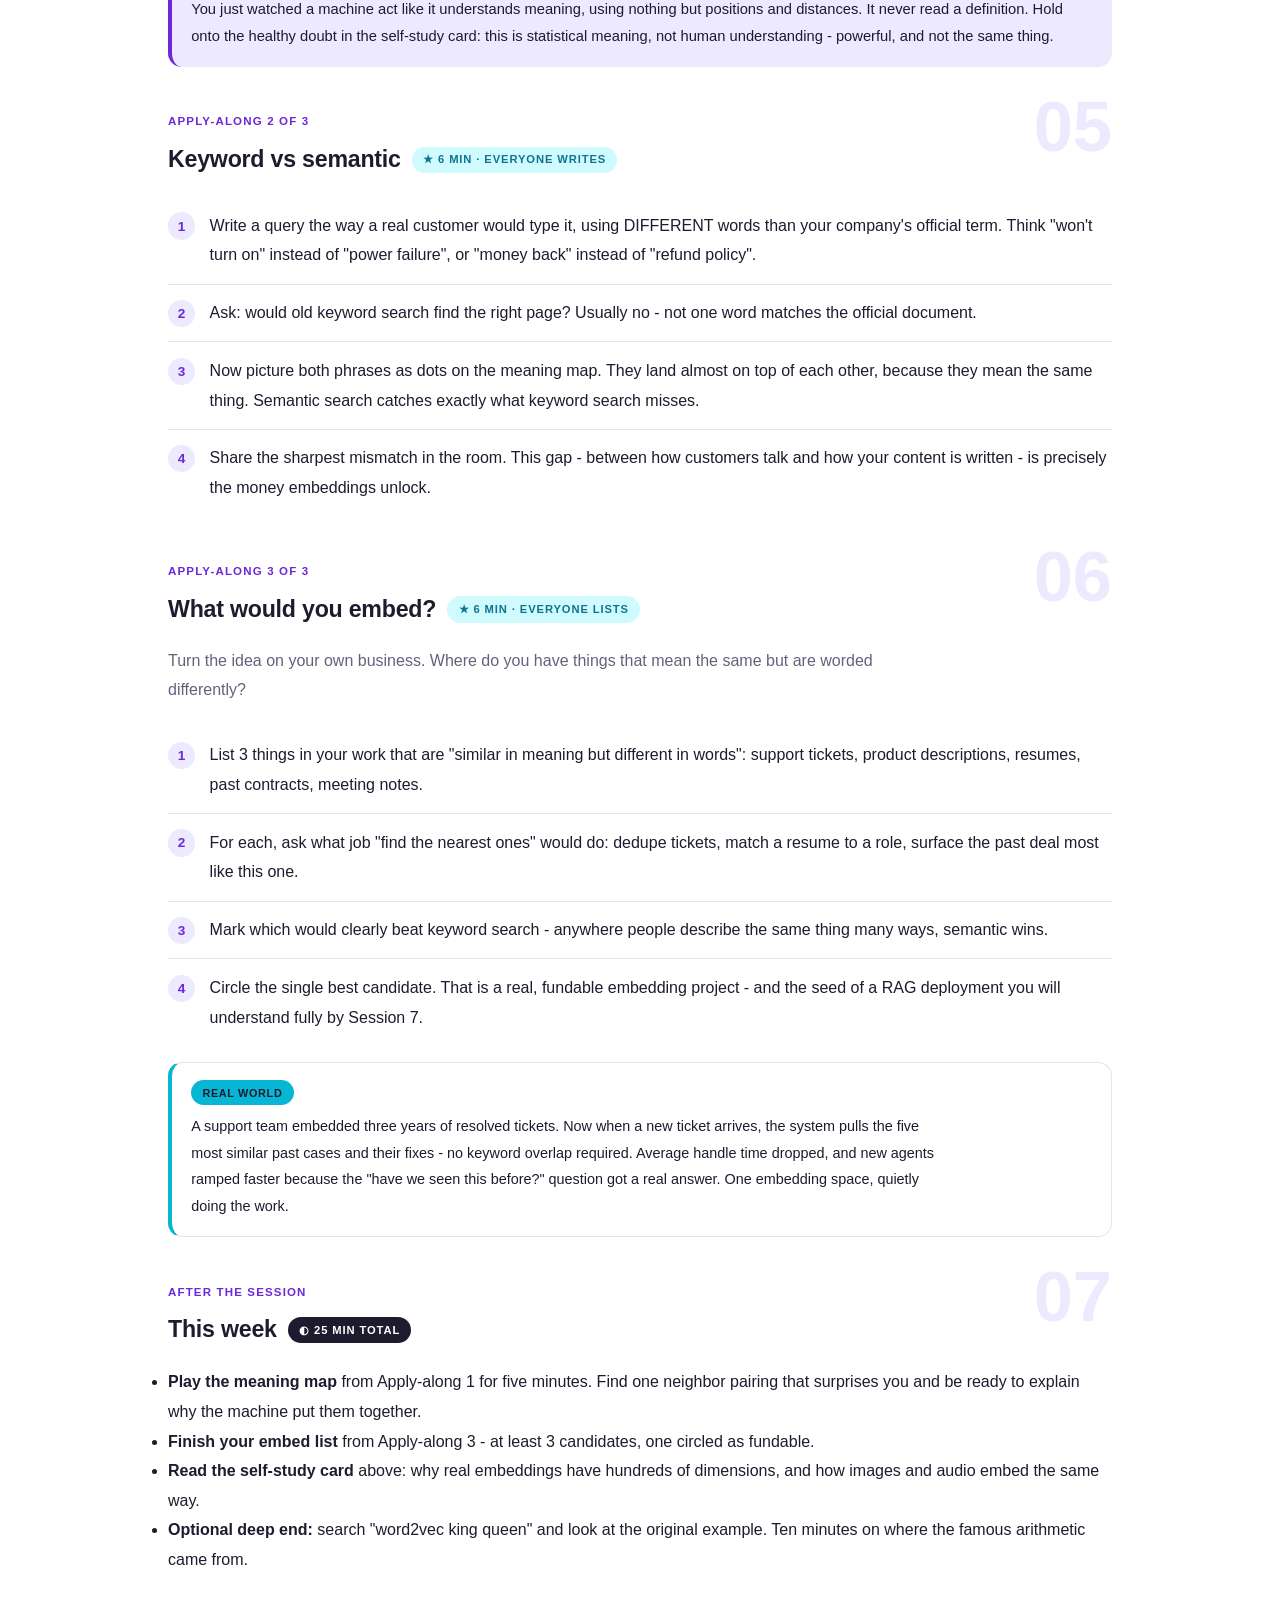
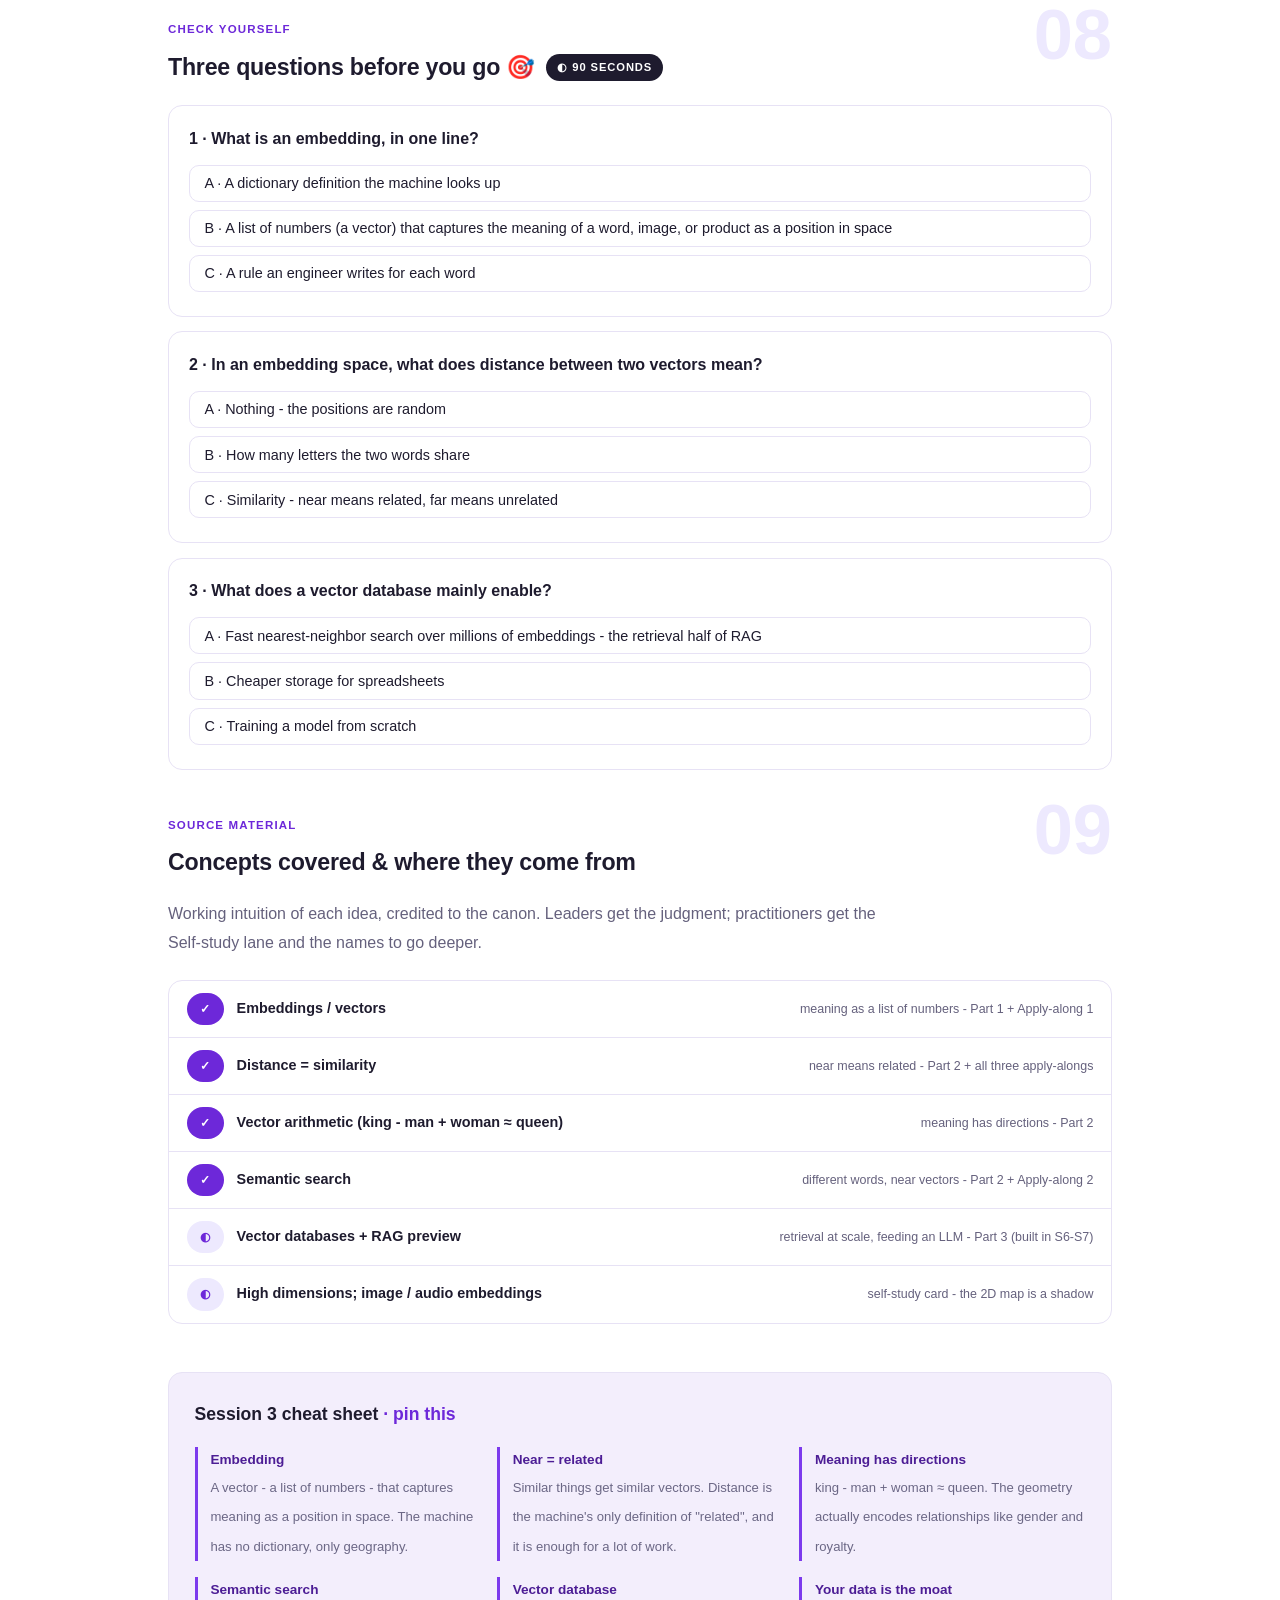
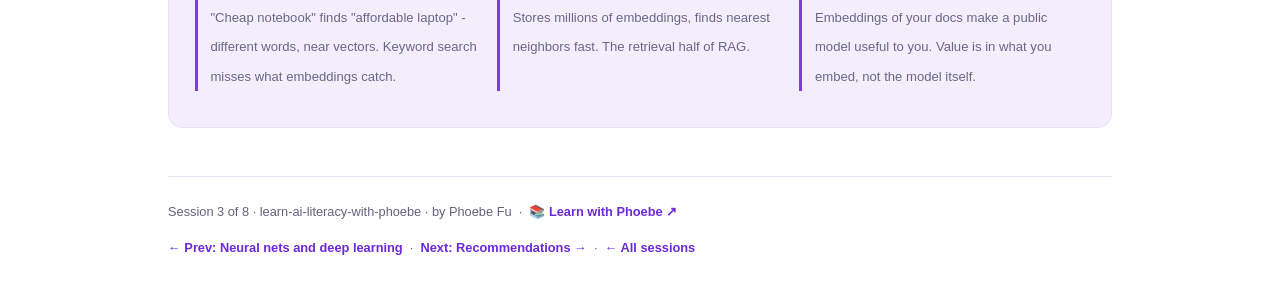
<file: courses/03-embeddings.html>
<!DOCTYPE html>
<html lang="en">
<head>
<meta charset="UTF-8">
<meta name="viewport" content="width=device-width, initial-scale=1.0">
<!-- social:start -->
<meta name="description" content="Session 2 showed how a neural net turns messy input into numbers. Embeddings are the most useful thing those numbers do: they capture meaning as a position in space. Put every word on a map...">
<meta property="og:type" content="article">
<meta property="og:site_name" content="Learn with Phoebe">
<meta property="og:title" content="Embeddings: how machines read meaning - learn AI literacy with phoebe">
<meta property="og:description" content="Session 2 showed how a neural net turns messy input into numbers. Embeddings are the most useful thing those numbers do: they capture meaning as a position in space. Put every word on a map...">
<meta property="og:url" content="https://phoebefu6.github.io/learn-ai-literacy-with-phoebe/courses/03-embeddings.html">
<meta property="og:image" content="https://phoebefu6.github.io/learn-ai-literacy-with-phoebe/assets/og-cover.png">
<meta property="og:image:width" content="1200">
<meta property="og:image:height" content="630">
<meta name="twitter:card" content="summary_large_image">
<meta name="twitter:title" content="Embeddings: how machines read meaning - learn AI literacy with phoebe">
<meta name="twitter:description" content="Session 2 showed how a neural net turns messy input into numbers. Embeddings are the most useful thing those numbers do: they capture meaning as a position in space. Put every word on a map...">
<meta name="twitter:image" content="https://phoebefu6.github.io/learn-ai-literacy-with-phoebe/assets/og-cover.png">
<!-- social:end -->
<title>Session 3 · Embeddings: how machines read meaning - learn AI literacy with phoebe</title>
<link rel="stylesheet" href="../assets/style.css?v=38">
</head>
<body>

<div class="toolbar">
  <div class="wrap">
    <span class="crumb"><a href="../index.html">learn-ai-literacy-with-phoebe</a> / Session 3 of 8</span>
    <button class="btn" id="toggle-all" type="button">Expand all</button>
    <button class="btn primary" id="zoom-toggle" type="button">Projector zoom: off</button>
  </div>
</div>

<header class="masthead">
  <div class="wrap">
    <div class="eyebrow">Learn AI Literacy with Phoebe · Session 3 of 8</div>
    <h1>Embeddings: <span class="accent">how machines read meaning</span></h1>
    <p class="sub">A computer has no dictionary. It cannot read "cheap" and feel what you feel. So we do something odd and powerful: we turn every word, image, or product into a list of numbers positioned in space, where things that mean similar things land near each other. That one trick - meaning as location - is the quiet engine under search, recommendations, and every large language model. This session makes it click.</p>
    <div class="chip-row">
      <span class="chip level">🟡 Core</span>
      <span class="chip audience">Leaders &amp; practitioners</span>
      <span class="chip audience">No code</span>
      <span class="chip time">45 min live + self-study</span>
    </div>
    <div class="agenda">
      <span class="a1" style="flex:1">0-3 · Welcome</span>
      <span class="a2" style="flex:3">3-18 · Concepts</span>
      <span class="a3" style="flex:5">18-40 · Apply-along</span>
      <span class="a4" style="flex:1">40-45 · Q&amp;A</span>
    </div>
  </div>
</header>

<main class="wrap">

  <!-- ============ INTRO ============ -->
  <section class="section" id="intro">
    <div class="section-kicker">
      <span class="klabel">Part 0</span>
      <h2>Meaning, as a location</h2>
    </div>
    <p class="lede">Session 2 showed how a neural net turns messy input into numbers. Embeddings are the most useful thing those numbers do: they capture meaning as a position in space. Put every word on a map so that "king" and "queen" sit in the same neighborhood, "cat" and "dog" in another, and "laptop" and "notebook computer" almost on top of each other - and suddenly a machine that cannot read can still find what you mean. Once you see this, search, recommendations, and LLMs all reveal the same gear turning underneath.</p>
    <div class="legend">
      <span class="pill solid">Live - presented in session</span>
      <span class="pill light">Self-study - practitioner depth</span>
      <span class="pill amber">★ Apply-along - interactive, everyone plays</span>
      <span class="pill inkpill">Sequel to learn-data-literacy</span>
    </div>
    <div class="callout win">
      <strong>★ What you walk out with today</strong>
      What an embedding is (a list of numbers - a vector - that captures the meaning of a thing), why "near = related" turns meaning into arithmetic you can measure, the famous king - man + woman ≈ queen trick and why it matters, and why one embedding space quietly powers search, recommendations, and the retrieval half of every useful GenAI deployment you will build.
    </div>
  </section>

  <!-- ============ PART 1: THINGS INTO NUMBERS ============ -->
  <section class="section" id="vectors">
    <div class="section-kicker">
      <span class="klabel">Part 1 · the core move</span>
      <h2>Turning things into numbers <span class="tag concept">5 min live</span></h2>
    </div>
    <p class="lede">An embedding is a list of numbers - a vector - that stands in for the meaning of a word, an image, or a product. The machine never gets a definition. It only gets positions: it learns, from seeing billions of examples of how words are used, to place similar things close together and different things far apart. We live in a world of two or three dimensions, so to actually see an embedding we squash it down to a 2D map. On that map, meaning becomes geography.</p>

    <figure class="zoomable">
      <svg viewBox="0 0 880 360" xmlns="http://www.w3.org/2000/svg" role="img" aria-label="A 2D meaning map with words clustered into themed neighborhoods: royalty, animals, and tech">
        <style>
          .emAx { stroke: #CFC9E6; stroke-width: 2; fill: none; marker-end: url(#emAh); }
          .emClab { font: 700 13px Inter, sans-serif; fill: #4C1D95; text-anchor: middle; }
          .emW { font: 600 12.5px Inter, sans-serif; fill: #1E1B2E; text-anchor: middle; }
          .emX { font: 400 12px Inter, sans-serif; fill: #6B6785; }
        </style>
        <defs>
          <marker id="emAh" markerWidth="9" markerHeight="9" refX="6" refY="3" orient="auto">
            <path d="M0,0 L6,3 L0,6" fill="none" stroke="#CFC9E6" stroke-width="1.5"/>
          </marker>
        </defs>
        <line class="emAx" x1="60" y1="320" x2="60" y2="40"/>
        <line class="emAx" x1="60" y1="320" x2="840" y2="320"/>
        <text class="emX" x="70" y="52">meaning dimension 2</text>
        <text class="emX" x="700" y="336">meaning dimension 1</text>

        <ellipse cx="200" cy="120" rx="120" ry="66" fill="#EDE9FE"/>
        <text class="emClab" x="200" y="70">royalty</text>
        <circle cx="160" cy="118" r="5" fill="#6D28D9"/><text class="emW" x="160" y="138">king</text>
        <circle cx="238" cy="106" r="5" fill="#6D28D9"/><text class="emW" x="238" y="98">queen</text>
        <circle cx="205" cy="150" r="5" fill="#6D28D9"/><text class="emW" x="205" y="168">throne</text>

        <ellipse cx="470" cy="230" rx="120" ry="66" fill="#EDE9FE"/>
        <text class="emClab" x="470" y="182">animals</text>
        <circle cx="430" cy="230" r="5" fill="#7C3AED"/><text class="emW" x="430" y="250">cat</text>
        <circle cx="508" cy="218" r="5" fill="#7C3AED"/><text class="emW" x="508" y="210">dog</text>
        <circle cx="475" cy="262" r="5" fill="#7C3AED"/><text class="emW" x="475" y="280">kitten</text>

        <ellipse cx="720" cy="130" rx="120" ry="66" fill="#EDE9FE"/>
        <text class="emClab" x="720" y="80">tech</text>
        <circle cx="678" cy="130" r="5" fill="#06B6D4"/><text class="emW" x="678" y="150">laptop</text>
        <circle cx="762" cy="118" r="5" fill="#06B6D4"/><text class="emW" x="762" y="110">server</text>
        <circle cx="722" cy="160" r="5" fill="#06B6D4"/><text class="emW" x="722" y="178">app</text>

        <text class="emX" x="60" y="352">The machine placed these with no dictionary - only by learning which words appear in similar company. Similar meaning, nearby dots.</text>
      </svg>
      <figcaption>🔍 Click to zoom - meaning as neighborhoods on a 2D map</figcaption>
    </figure>

    <details class="card" open>
      <summary><span class="mode live">Live</span>No dictionary, only positions<span class="mini">3 min</span><span class="caret">▶</span></summary>
      <div class="body">
        <ul>
          <li><strong>An embedding is a vector.</strong> "King" might become a list like [0.7, -0.2, 0.9, ...]. The individual numbers mean nothing to a human; the position they define is what matters.</li>
          <li><strong>Similar things get similar vectors.</strong> The model learns this from usage - "cat" and "kitten" show up in the same kinds of sentences, so they land near each other. No one labels them "both animals".</li>
          <li><strong>The machine has no meaning of its own.</strong> It has geography. "Close together" is the only notion of "related" it owns - and it turns out to be enough for an astonishing amount of useful work.</li>
          <li><strong>2D is a shadow.</strong> The map above is squashed so we can see it. Real embeddings have hundreds or thousands of dimensions (self-study card) - but the intuition, near = related, holds in any number of them.</li>
        </ul>
        <div class="callout example">
          <span class="ex-pill">Real world</span>
          <p>Spotify does not just embed songs by genre tags - it embeds them by how people actually listen, so a moody indie track and a certain film score can land next to each other even though no human ever filed them together. The "you might also like" that feels uncannily right is often just a nearest-neighbor lookup in an embedding space. Meaning, learned from behavior, turned into distance.</p>
        </div>
      </div>
    </details>
  </section>

  <!-- ============ PART 2: DISTANCE + ARITHMETIC ============ -->
  <section class="section" id="distance">
    <div class="section-kicker">
      <span class="klabel">Part 2 · the quiet engine</span>
      <h2>Distance = similarity, and the famous arithmetic <span class="tag concept">4 min live</span></h2>
    </div>
    <p class="lede">If meaning is a position, then relatedness is distance: near means similar, far means unrelated. That single idea is the engine humming under search, recommendations, and LLMs - they all convert things to vectors and measure how close they are. And because meaning has directions as well as positions, you can even do arithmetic with it: the direction from "man" to "woman" is the same direction as from "king" to "queen".</p>

    <figure class="zoomable">
      <svg viewBox="0 0 880 325" xmlns="http://www.w3.org/2000/svg" role="img" aria-label="A vector parallelogram showing king minus man plus woman lands near queen">
        <style>
          .vaW { font: 700 14px Inter, sans-serif; fill: #1E1B2E; text-anchor: middle; }
          .vaEq { font: 700 15px Inter, sans-serif; fill: #4C1D95; text-anchor: middle; }
          .vaX { font: 400 12px Inter, sans-serif; fill: #6B6785; }
          .vaGender { stroke: #06B6D4; stroke-width: 3; fill: none; marker-end: url(#vaAhC); }
          .vaRoyal { stroke: #7C3AED; stroke-width: 3; fill: none; marker-end: url(#vaAhV); stroke-dasharray: 6 5; }
        </style>
        <defs>
          <marker id="vaAhC" markerWidth="10" markerHeight="10" refX="7" refY="3" orient="auto">
            <path d="M0,0 L7,3 L0,6" fill="none" stroke="#06B6D4" stroke-width="1.8"/>
          </marker>
          <marker id="vaAhV" markerWidth="10" markerHeight="10" refX="7" refY="3" orient="auto">
            <path d="M0,0 L7,3 L0,6" fill="none" stroke="#7C3AED" stroke-width="1.8"/>
          </marker>
        </defs>
        <circle cx="200" cy="250" r="7" fill="#1E1B2E"/><text class="vaW" x="200" y="278">man</text>
        <circle cx="470" cy="230" r="7" fill="#1E1B2E"/><text class="vaW" x="470" y="258">woman</text>
        <circle cx="200" cy="110" r="7" fill="#1E1B2E"/><text class="vaW" x="200" y="98">king</text>
        <circle cx="470" cy="90" r="7" fill="#06B6D4"/><text class="vaEq" x="500" y="82">queen</text>

        <line class="vaGender" x1="210" y1="248" x2="460" y2="232"/>
        <text class="vaX" x="300" y="258">man → woman</text>
        <line class="vaGender" x1="210" y1="108" x2="460" y2="92"/>
        <text class="vaX" x="300" y="118">king → queen (same direction)</text>
        <line class="vaRoyal" x1="200" y1="240" x2="200" y2="122"/>
        <text class="vaX" x="112" y="185">man → king</text>
        <line class="vaRoyal" x1="470" y1="220" x2="470" y2="102"/>
        <text class="vaX" x="482" y="165">woman → queen</text>

        <text class="vaEq" x="700" y="150">king - man + woman</text>
        <text class="vaEq" x="700" y="178">≈ queen</text>
        <text class="vaX" x="600" y="300">Meaning has directions. "Add femaleness" is the</text>
        <text class="vaX" x="600" y="316">same move whether you start at man or at king.</text>
      </svg>
      <figcaption>🔍 Click to zoom - meaning has directions you can add and subtract</figcaption>
    </figure>

    <details class="card">
      <summary><span class="mode live">Live</span>Near means related - and why that runs everything<span class="mini">3 min</span><span class="caret">▶</span></summary>
      <div class="body">
        <ul>
          <li><strong>Distance is the whole trick.</strong> To find things related to X, embed X and grab its nearest neighbors. That is recommendations, search, "find similar", and duplicate detection - all the same move.</li>
          <li><strong>Meaning has directions.</strong> king - man + woman lands right next to queen because "royalty" and "gender" are directions in the space. It is a party trick that reveals something real: the geometry actually encodes relationships.</li>
          <li><strong>One gear, many machines.</strong> Search converts your query and its documents to vectors and ranks by closeness. Recommenders embed users and items and find near matches. LLMs (Session 6) run entirely on embeddings inside. Learn this once, understand all three.</li>
        </ul>
        <div class="callout example">
          <span class="ex-pill">Real world</span>
          <p>Old keyword search for "affordable laptop" would miss a product page that says "cheap notebook computer" - not a single word matches. Semantic search embeds both and notices their vectors are almost touching, so it surfaces the page anyway. This is why modern search finally understands that "won't turn on" and "power failure" are the same complaint. Different words, near vectors.</p>
        </div>
      </div>
    </details>
  </section>

  <!-- ============ PART 3: VECTOR DBS ============ -->
  <section class="section" id="vectordb">
    <div class="section-kicker">
      <span class="klabel">Part 3 · why this reaches you</span>
      <h2>Vector databases and why this matters to you <span class="tag concept">4 min live</span></h2>
    </div>
    <p class="lede">Storing a few embeddings is easy. Storing millions and finding the nearest neighbors to a new query in milliseconds is a real engineering problem, and the tool that solves it is a vector database. This is not a side note - it is the retrieval half of RAG (retrieval-augmented generation, previewed for Sessions 6 and 7), and embeddings of your company's own documents are the foundation of most genuinely useful GenAI deployments you will ever approve.</p>

    <details class="card">
      <summary><span class="mode live">Live</span>The vector DB, and the RAG preview<span class="mini">3 min</span><span class="caret">▶</span></summary>
      <div class="body">
        <ul>
          <li><strong>A vector database</strong> stores millions of embeddings and answers one question fast: "what is nearest to this?" That nearest-neighbor search is the workhorse behind semantic search and recommendations at scale.</li>
          <li><strong>This is the retrieval in RAG.</strong> When you point a language model at your own documents, the flow is: embed all your docs into a vector DB, embed the user's question, retrieve the nearest passages, and hand those to the model to answer from. Sessions 6 and 7 build on this.</li>
          <li><strong>Your data is the moat.</strong> The public model is the same one your competitors can buy. Embeddings of your contracts, tickets, and manuals are what make it useful to you specifically. The value is in what you embed, not the model.</li>
        </ul>
        <div class="callout tip">
          <strong>The exec move</strong>
          When a team proposes a GenAI feature "on our data", ask "where do the embeddings live, and how fresh are they?" If the answer is vague, the retrieval layer is not designed - and a language model without good retrieval will confidently make things up (Session 6). The vector DB is where usefulness actually comes from.
        </div>
      </div>
    </details>

    <details class="card">
      <summary><span class="mode self">Self-study</span>Why hundreds of dimensions, and how images and audio embed too<span class="mini">2 min read</span><span class="caret">▶</span></summary>
      <div class="body">
        <p>The 2D map in Part 1 is a convenience for human eyes. Real embeddings have hundreds to thousands of dimensions, and they need them: meaning has far more than two independent directions (formality, sentiment, topic, tense, and hundreds more we cannot even name). Each extra dimension gives the model another axis to separate meanings along, which is why a real space can tell apart "bank" the riverside from "bank" the vault. The 2D picture is a shadow of that high-dimensional reality - useful for intuition, lossy in fact. And the same machinery embeds any input: an image becomes a vector (so "find similar photos" works), audio becomes a vector, even a whole document does. Once everything is a vector in one space, you can measure the distance between a sentence and a picture - which is how text-to-image search works.</p>
      </div>
    </details>
  </section>

  <!-- ============ DEMO 1 ============ -->
  <section class="section" id="demo-1">
    <div class="section-kicker">
      <span class="klabel">Apply-along 1 of 3</span>
      <h2>The meaning map <span class="tag demo">★ 10 min · everyone explores</span></h2>
    </div>
    <p class="lede">A map of words the machine placed with no dictionary - only by learning what appears in similar company. Click around and watch meaning turn into neighborhoods.</p>
    <div class="widget" data-widget="embedding" data-config='{"title": "★ The meaning map - click a word, watch its neighbors light up", "intro": "The machine placed these words with no dictionary - only by learning what appears in similar contexts. Click around."}'></div>
    <div class="steps">
      <div class="step"><p>Click one word in each neighborhood and read its nearest neighbors. Do they feel related to you? They almost always do.</p></div>
      <div class="step"><p>Notice the themes formed themselves. No human labeled these clusters "animals" or "tech" - the positions came purely from how the words are used. That is unsupervised meaning.</p></div>
      <div class="step"><p>Find a word that sits between two clusters and ask why. The in-between ones are the interesting cases - meaning is a spectrum, not a set of boxes.</p></div>
      <div class="step"><p>Say out loud what "distance" is doing here: it is the machine's only definition of "related". Everything downstream - search, recs, RAG - is built on measuring it.</p></div>
    </div>
    <div class="callout tip">
      <strong>The debrief</strong>
      You just watched a machine act like it understands meaning, using nothing but positions and distances. It never read a definition. Hold onto the healthy doubt in the self-study card: this is statistical meaning, not human understanding - powerful, and not the same thing.
    </div>
  </section>

  <!-- ============ DEMO 2 ============ -->
  <section class="section" id="demo-2">
    <div class="section-kicker">
      <span class="klabel">Apply-along 2 of 3</span>
      <h2>Keyword vs semantic <span class="tag demo">★ 6 min · everyone writes</span></h2>
    </div>
    <div class="steps">
      <div class="step"><p>Write a query the way a real customer would type it, using DIFFERENT words than your company's official term. Think "won't turn on" instead of "power failure", or "money back" instead of "refund policy".</p></div>
      <div class="step"><p>Ask: would old keyword search find the right page? Usually no - not one word matches the official document.</p></div>
      <div class="step"><p>Now picture both phrases as dots on the meaning map. They land almost on top of each other, because they mean the same thing. Semantic search catches exactly what keyword search misses.</p></div>
      <div class="step"><p>Share the sharpest mismatch in the room. This gap - between how customers talk and how your content is written - is precisely the money embeddings unlock.</p></div>
    </div>
  </section>

  <!-- ============ DEMO 3 ============ -->
  <section class="section" id="demo-3">
    <div class="section-kicker">
      <span class="klabel">Apply-along 3 of 3</span>
      <h2>What would you embed? <span class="tag demo">★ 6 min · everyone lists</span></h2>
    </div>
    <p class="lede">Turn the idea on your own business. Where do you have things that mean the same but are worded differently?</p>
    <div class="steps">
      <div class="step"><p>List 3 things in your work that are "similar in meaning but different in words": support tickets, product descriptions, resumes, past contracts, meeting notes.</p></div>
      <div class="step"><p>For each, ask what job "find the nearest ones" would do: dedupe tickets, match a resume to a role, surface the past deal most like this one.</p></div>
      <div class="step"><p>Mark which would clearly beat keyword search - anywhere people describe the same thing many ways, semantic wins.</p></div>
      <div class="step"><p>Circle the single best candidate. That is a real, fundable embedding project - and the seed of a RAG deployment you will understand fully by Session 7.</p></div>
    </div>
    <div class="callout example">
      <span class="ex-pill">Real world</span>
      <p>A support team embedded three years of resolved tickets. Now when a new ticket arrives, the system pulls the five most similar past cases and their fixes - no keyword overlap required. Average handle time dropped, and new agents ramped faster because the "have we seen this before?" question got a real answer. One embedding space, quietly doing the work.</p>
    </div>
  </section>

  <!-- ============ HOMEWORK ============ -->
  <section class="section" id="exercise">
    <div class="section-kicker">
      <span class="klabel">After the session</span>
      <h2>This week <span class="tag exercise">◐ 25 min total</span></h2>
    </div>
    <ul>
      <li><strong>Play the meaning map</strong> from Apply-along 1 for five minutes. Find one neighbor pairing that surprises you and be ready to explain why the machine put them together.</li>
      <li><strong>Finish your embed list</strong> from Apply-along 3 - at least 3 candidates, one circled as fundable.</li>
      <li><strong>Read the self-study card</strong> above: why real embeddings have hundreds of dimensions, and how images and audio embed the same way.</li>
      <li><strong>Optional deep end:</strong> search "word2vec king queen" and look at the original example. Ten minutes on where the famous arithmetic came from.</li>
    </ul>
  </section>

  <!-- ============ QUIZ ============ -->
  <section class="section" id="quiz">
    <div class="section-kicker">
      <span class="klabel">Check yourself</span>
      <h2>Three questions before you go 🎯 <span class="tag exercise">◐ 90 seconds</span></h2>
    </div>
    <div class="quiz-q" data-answer="1">
      <p class="qtext">1 · What is an embedding, in one line?</p>
      <button class="qopt" type="button">A · A dictionary definition the machine looks up</button>
      <button class="qopt" type="button">B · A list of numbers (a vector) that captures the meaning of a word, image, or product as a position in space</button>
      <button class="qopt" type="button">C · A rule an engineer writes for each word</button>
      <p class="qwhy">The machine has no dictionary - only positions. Similar things get similar vectors, learned from how they are used, not from any human labels.</p>
    </div>
    <div class="quiz-q" data-answer="2">
      <p class="qtext">2 · In an embedding space, what does distance between two vectors mean?</p>
      <button class="qopt" type="button">A · Nothing - the positions are random</button>
      <button class="qopt" type="button">B · How many letters the two words share</button>
      <button class="qopt" type="button">C · Similarity - near means related, far means unrelated</button>
      <p class="qwhy">Near = related is the whole engine. Find related things by grabbing nearest neighbors. It powers search, recommendations, and LLMs alike.</p>
    </div>
    <div class="quiz-q" data-answer="0">
      <p class="qtext">3 · What does a vector database mainly enable?</p>
      <button class="qopt" type="button">A · Fast nearest-neighbor search over millions of embeddings - the retrieval half of RAG</button>
      <button class="qopt" type="button">B · Cheaper storage for spreadsheets</button>
      <button class="qopt" type="button">C · Training a model from scratch</button>
      <p class="qwhy">A vector DB stores millions of embeddings and finds the nearest ones fast. That retrieval step is what grounds a GenAI feature in your own data.</p>
    </div>
    <p class="quiz-score"></p>
  </section>

  <!-- ============ SOURCES ============ -->
  <section class="section" id="official">
    <div class="section-kicker">
      <span class="klabel">Source material</span>
      <h2>Concepts covered &amp; where they come from</h2>
    </div>
    <p class="lede">Working intuition of each idea, credited to the canon. Leaders get the judgment; practitioners get the Self-study lane and the names to go deeper.</p>
    <div class="covered">
      <div class="covered-row"><span class="status pill solid">✓</span><span class="name">Embeddings / vectors</span><span class="note">meaning as a list of numbers - Part 1 + Apply-along 1</span></div>
      <div class="covered-row"><span class="status pill solid">✓</span><span class="name">Distance = similarity</span><span class="note">near means related - Part 2 + all three apply-alongs</span></div>
      <div class="covered-row"><span class="status pill solid">✓</span><span class="name">Vector arithmetic (king - man + woman ≈ queen)</span><span class="note">meaning has directions - Part 2</span></div>
      <div class="covered-row"><span class="status pill solid">✓</span><span class="name">Semantic search</span><span class="note">different words, near vectors - Part 2 + Apply-along 2</span></div>
      <div class="covered-row"><span class="status pill light">◐</span><span class="name">Vector databases + RAG preview</span><span class="note">retrieval at scale, feeding an LLM - Part 3 (built in S6-S7)</span></div>
      <div class="covered-row"><span class="status pill light">◐</span><span class="name">High dimensions; image / audio embeddings</span><span class="note">self-study card - the 2D map is a shadow</span></div>
    </div>
  </section>

  <!-- ============ CHEAT SHEET ============ -->
  <section class="cheat" id="cheatsheet">
    <h3>Session 3 cheat sheet <span>· pin this</span></h3>
    <div class="grid-2">
      <div class="cheat-item"><b>Embedding</b><span>A vector - a list of numbers - that captures meaning as a position in space. The machine has no dictionary, only geography.</span></div>
      <div class="cheat-item"><b>Near = related</b><span>Similar things get similar vectors. Distance is the machine's only definition of "related", and it is enough for a lot of work.</span></div>
      <div class="cheat-item"><b>Meaning has directions</b><span>king - man + woman ≈ queen. The geometry actually encodes relationships like gender and royalty.</span></div>
      <div class="cheat-item"><b>Semantic search</b><span>"Cheap notebook" finds "affordable laptop" - different words, near vectors. Keyword search misses what embeddings catch.</span></div>
      <div class="cheat-item"><b>Vector database</b><span>Stores millions of embeddings, finds nearest neighbors fast. The retrieval half of RAG.</span></div>
      <div class="cheat-item"><b>Your data is the moat</b><span>Embeddings of your docs make a public model useful to you. Value is in what you embed, not the model itself.</span></div>
    </div>
  </section>

  <footer class="pagefoot">
    <span>Session 3 of 8 · learn-ai-literacy-with-phoebe · by Phoebe Fu &nbsp;·&nbsp; 📚 <a href="https://phoebefu6.github.io/learn-with-phoebe/">Learn with Phoebe ↗</a></span>
    <span><a href="02-neural-nets.html">← Prev: Neural nets and deep learning</a> &nbsp;·&nbsp; <a href="04-recommendations.html">Next: Recommendations →</a> &nbsp;·&nbsp; <a href="../index.html">← All sessions</a></span>
  </footer>

</main>

<script src="../assets/app.js?v=37"></script>
<script src="../assets/widgets.js?v=17"></script>
</body>
</html>
</file>
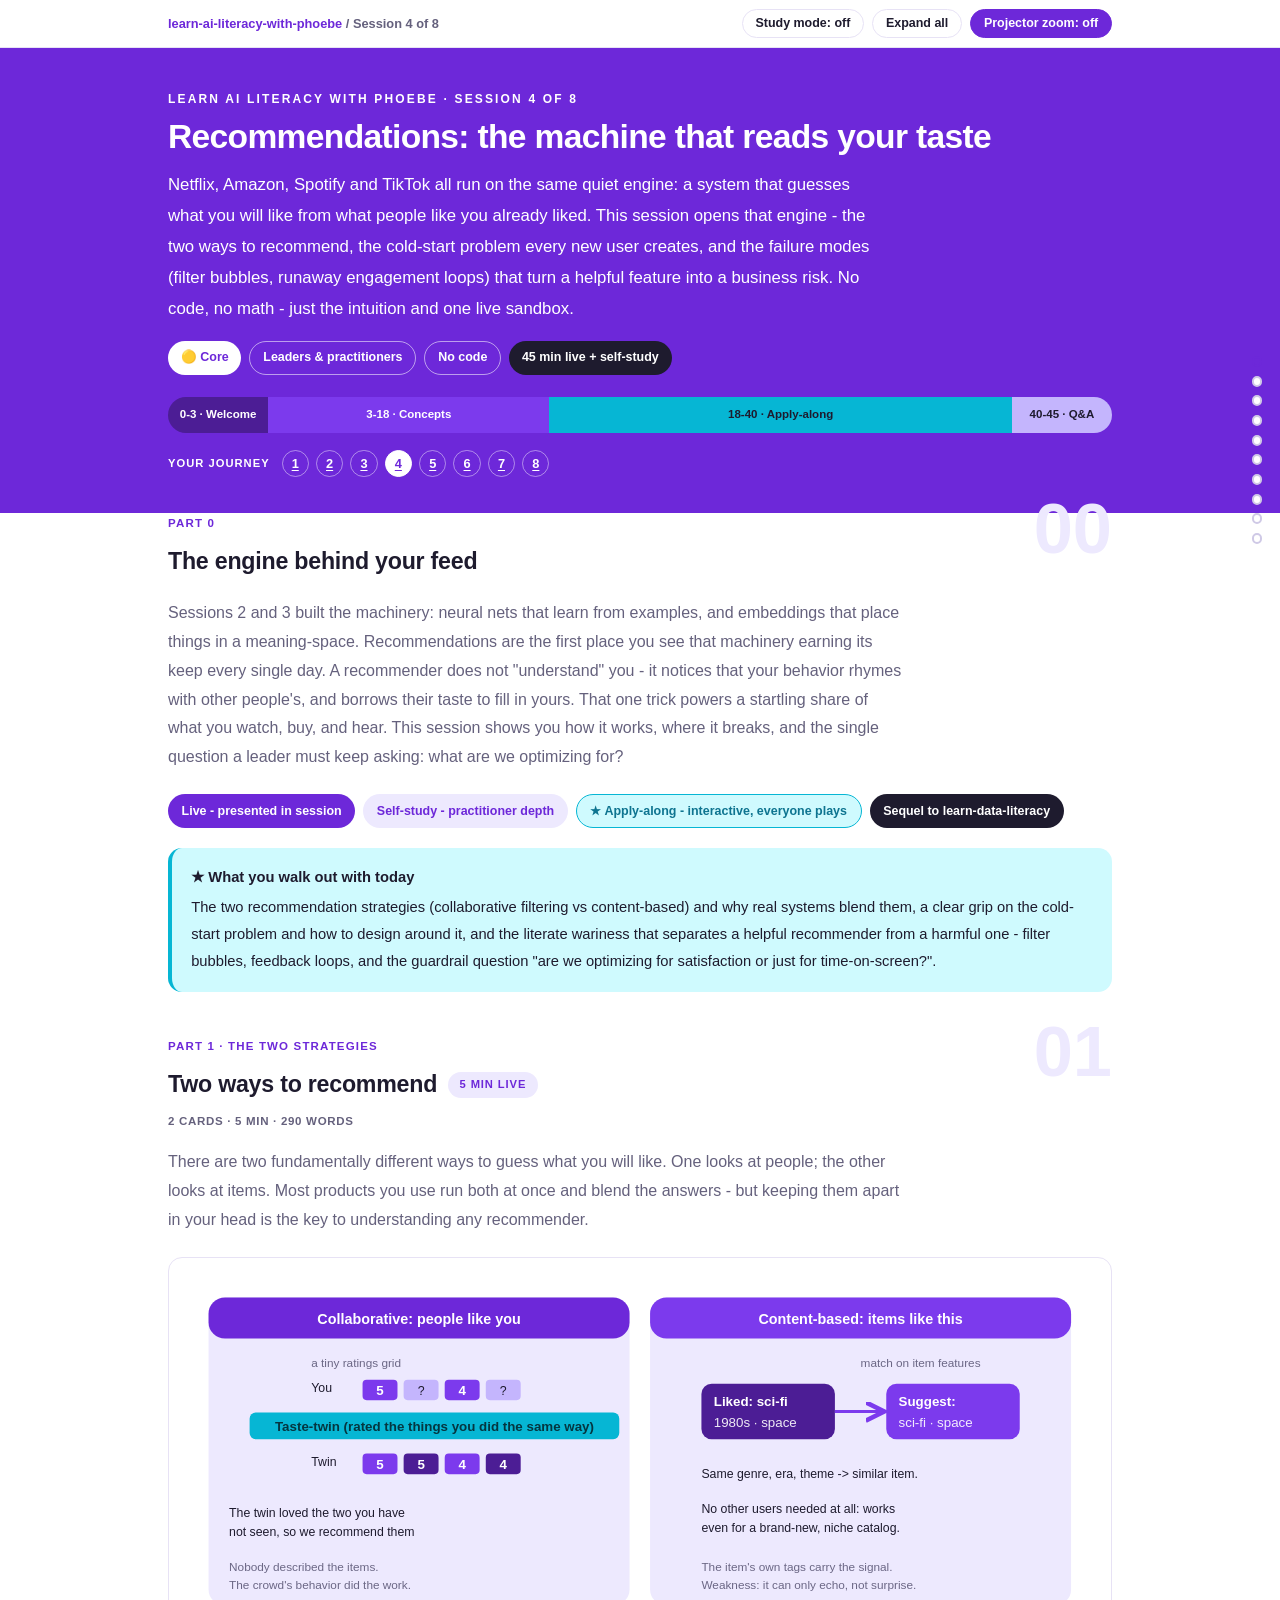
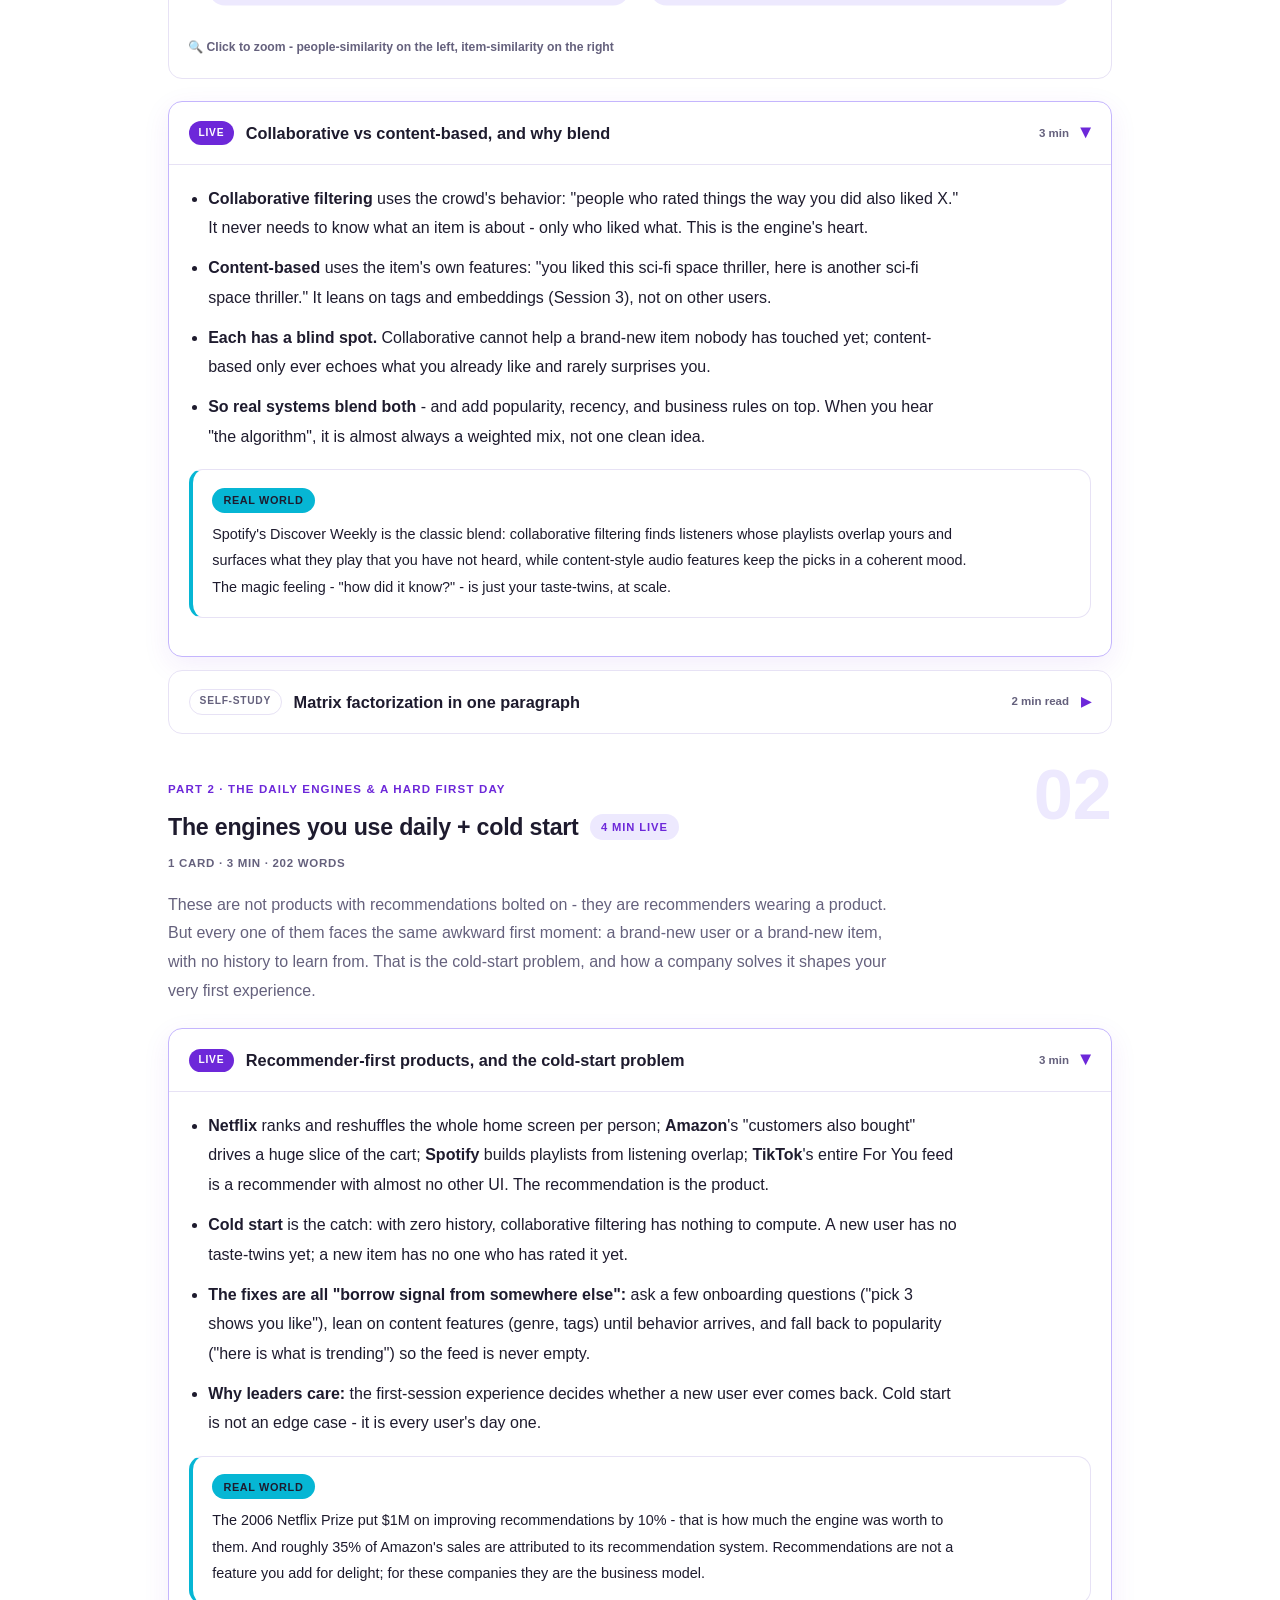
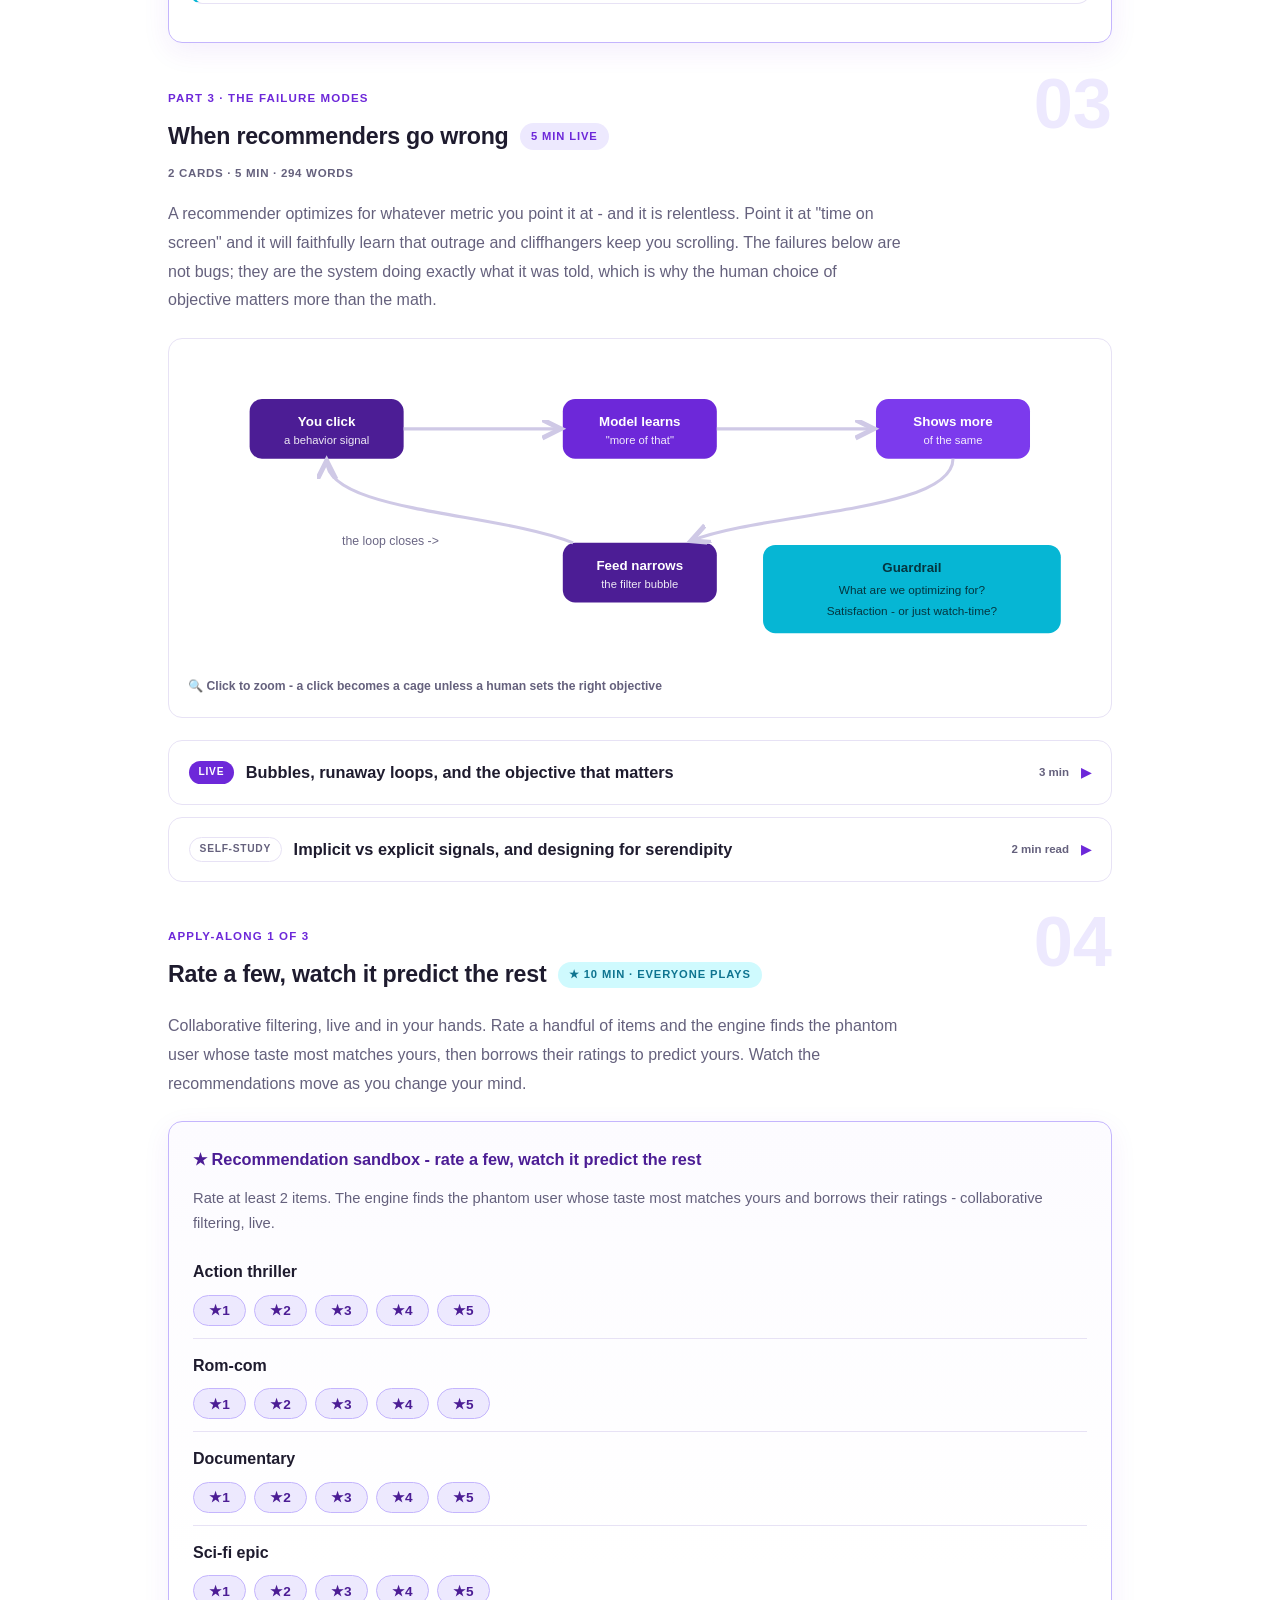
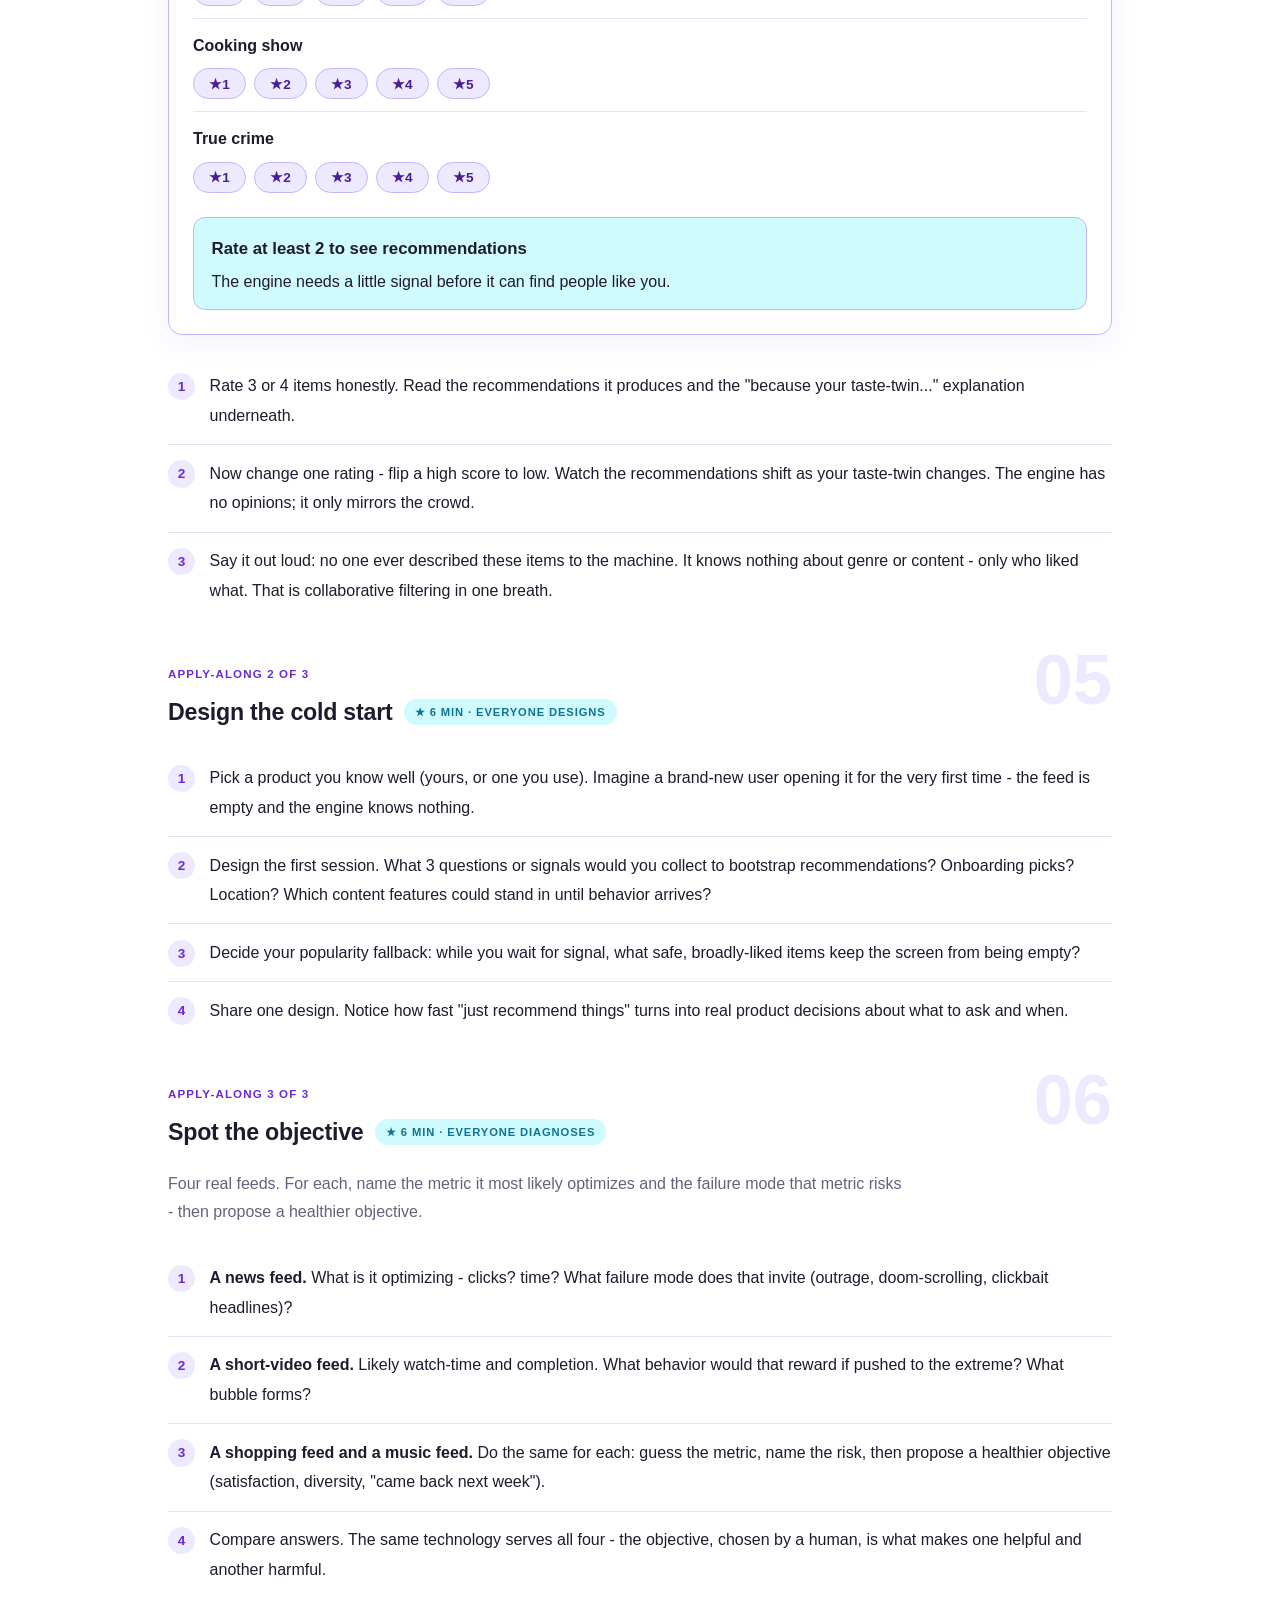
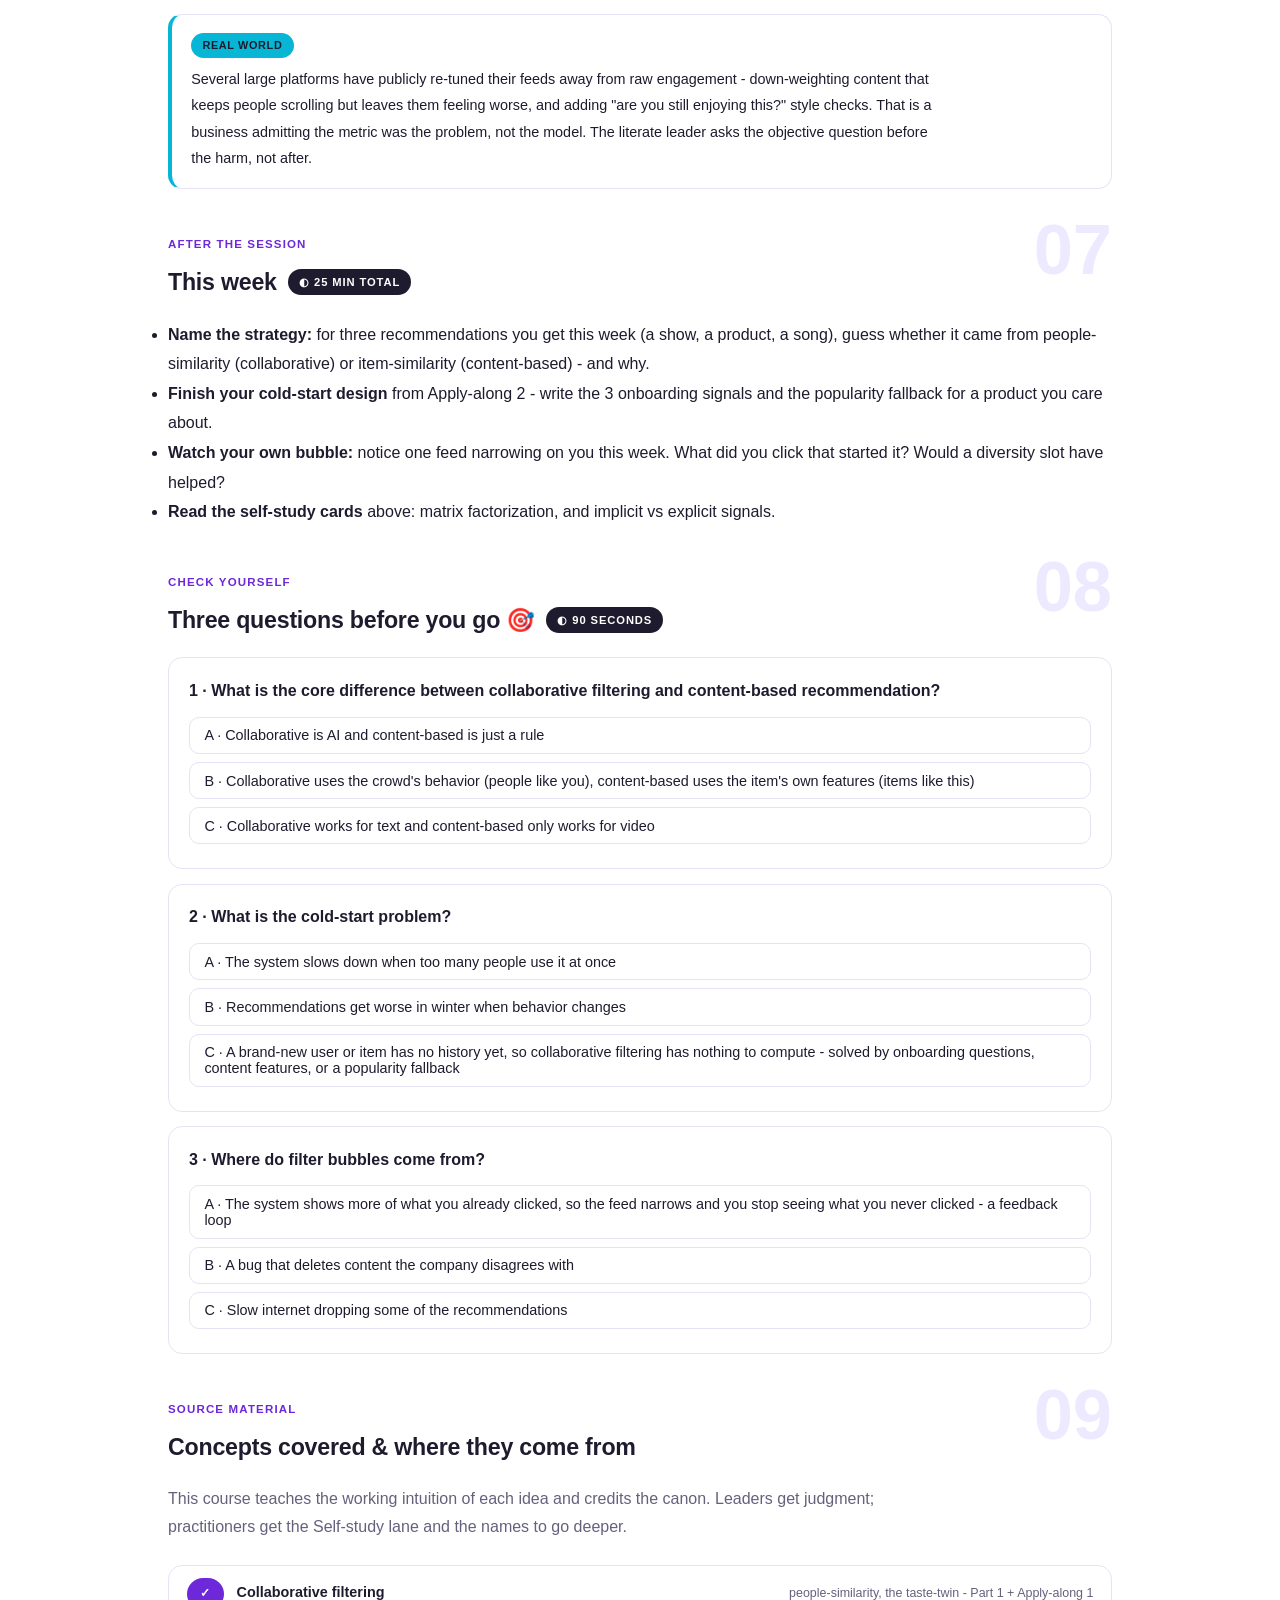
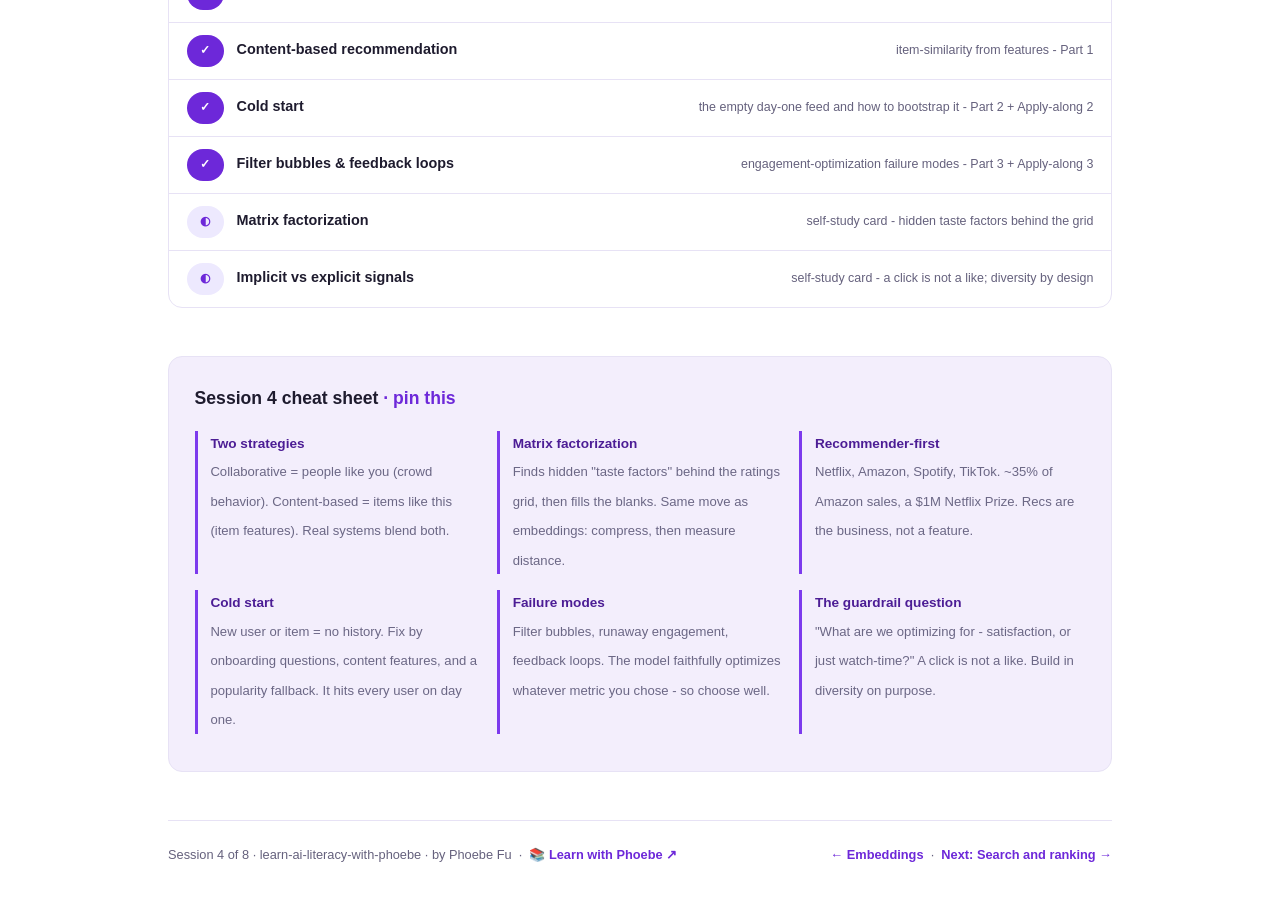
<file: courses/04-recommendations.html>
<!DOCTYPE html>
<html lang="en">
<head>
<meta charset="UTF-8">
<meta name="viewport" content="width=device-width, initial-scale=1.0">
<!-- social:start -->
<meta name="description" content="Sessions 2 and 3 built the machinery: neural nets that learn from examples, and embeddings that place things in a meaning-space. Recommendations are the first place you see that machinery...">
<meta property="og:type" content="article">
<meta property="og:site_name" content="Learn with Phoebe">
<meta property="og:title" content="Recommendations: the machine that reads your taste - learn AI literacy with phoebe">
<meta property="og:description" content="Sessions 2 and 3 built the machinery: neural nets that learn from examples, and embeddings that place things in a meaning-space. Recommendations are the first place you see that machinery...">
<meta property="og:url" content="https://phoebefu6.github.io/learn-ai-literacy-with-phoebe/courses/04-recommendations.html">
<meta property="og:image" content="https://phoebefu6.github.io/learn-ai-literacy-with-phoebe/assets/og-cover.png">
<meta property="og:image:width" content="1200">
<meta property="og:image:height" content="630">
<meta name="twitter:card" content="summary_large_image">
<meta name="twitter:title" content="Recommendations: the machine that reads your taste - learn AI literacy with phoebe">
<meta name="twitter:description" content="Sessions 2 and 3 built the machinery: neural nets that learn from examples, and embeddings that place things in a meaning-space. Recommendations are the first place you see that machinery...">
<meta name="twitter:image" content="https://phoebefu6.github.io/learn-ai-literacy-with-phoebe/assets/og-cover.png">
<!-- social:end -->
<title>Session 4 · Recommendations - learn AI literacy with phoebe</title>
<link rel="stylesheet" href="../assets/style.css?v=38">
</head>
<body>

<div class="toolbar">
  <div class="wrap">
    <span class="crumb"><a href="../index.html">learn-ai-literacy-with-phoebe</a> / Session 4 of 8</span>
    <button class="btn" id="toggle-all" type="button">Expand all</button>
    <button class="btn primary" id="zoom-toggle" type="button">Projector zoom: off</button>
  </div>
</div>

<header class="masthead">
  <div class="wrap">
    <div class="eyebrow">Learn AI Literacy with Phoebe · Session 4 of 8</div>
    <h1>Recommendations: <span class="accent">the machine that reads your taste</span></h1>
    <p class="sub">Netflix, Amazon, Spotify and TikTok all run on the same quiet engine: a system that guesses what you will like from what people like you already liked. This session opens that engine - the two ways to recommend, the cold-start problem every new user creates, and the failure modes (filter bubbles, runaway engagement loops) that turn a helpful feature into a business risk. No code, no math - just the intuition and one live sandbox.</p>
    <div class="chip-row">
      <span class="chip level">🟡 Core</span>
      <span class="chip audience">Leaders &amp; practitioners</span>
      <span class="chip audience">No code</span>
      <span class="chip time">45 min live + self-study</span>
    </div>
    <div class="agenda">
      <span class="a1" style="flex:1">0-3 · Welcome</span>
      <span class="a2" style="flex:3">3-18 · Concepts</span>
      <span class="a3" style="flex:5">18-40 · Apply-along</span>
      <span class="a4" style="flex:1">40-45 · Q&amp;A</span>
    </div>
  </div>
</header>

<main class="wrap">

  <!-- ============ INTRO ============ -->
  <section class="section" id="intro">
    <div class="section-kicker">
      <span class="klabel">Part 0</span>
      <h2>The engine behind your feed</h2>
    </div>
    <p class="lede">Sessions 2 and 3 built the machinery: neural nets that learn from examples, and embeddings that place things in a meaning-space. Recommendations are the first place you see that machinery earning its keep every single day. A recommender does not "understand" you - it notices that your behavior rhymes with other people's, and borrows their taste to fill in yours. That one trick powers a startling share of what you watch, buy, and hear. This session shows you how it works, where it breaks, and the single question a leader must keep asking: what are we optimizing for?</p>
    <div class="legend">
      <span class="pill solid">Live - presented in session</span>
      <span class="pill light">Self-study - practitioner depth</span>
      <span class="pill amber">★ Apply-along - interactive, everyone plays</span>
      <span class="pill inkpill">Sequel to learn-data-literacy</span>
    </div>
    <div class="callout win">
      <strong>★ What you walk out with today</strong>
      The two recommendation strategies (collaborative filtering vs content-based) and why real systems blend them, a clear grip on the cold-start problem and how to design around it, and the literate wariness that separates a helpful recommender from a harmful one - filter bubbles, feedback loops, and the guardrail question "are we optimizing for satisfaction or just for time-on-screen?".
    </div>
  </section>

  <!-- ============ PART 1: TWO WAYS ============ -->
  <section class="section" id="two-ways">
    <div class="section-kicker">
      <span class="klabel">Part 1 · the two strategies</span>
      <h2>Two ways to recommend <span class="tag concept">5 min live</span></h2>
    </div>
    <p class="lede">There are two fundamentally different ways to guess what you will like. One looks at people; the other looks at items. Most products you use run both at once and blend the answers - but keeping them apart in your head is the key to understanding any recommender.</p>

    <figure class="zoomable">
      <svg viewBox="0 0 880 340" xmlns="http://www.w3.org/2000/svg" role="img" aria-label="Left: collaborative filtering matches you to a taste-twin user. Right: content-based matches items by their features.">
        <style>
          .cfT { font: 700 14px Inter, sans-serif; fill: #FFFFFF; text-anchor: middle; }
          .cfW { font: 700 13px Inter, sans-serif; fill: #FFFFFF; }
          .cfX { font: 400 12px Inter, sans-serif; fill: #1E1B2E; }
          .cfM { font: 400 11.5px Inter, sans-serif; fill: #6B6785; }
          .cfC { font: 700 13px Inter, sans-serif; fill: #053640; text-anchor: middle; }
        </style>
        <rect x="20" y="20" width="410" height="300" rx="16" fill="#EDE9FE"/>
        <rect x="450" y="20" width="410" height="300" rx="16" fill="#EDE9FE"/>
        <rect x="20" y="20" width="410" height="40" rx="16" fill="#6D28D9"/>
        <rect x="450" y="20" width="410" height="40" rx="16" fill="#7C3AED"/>
        <text class="cfT" x="225" y="46">Collaborative: people like you</text>
        <text class="cfT" x="655" y="46">Content-based: items like this</text>
        <!-- collaborative grid -->
        <text class="cfM" x="120" y="88">a tiny ratings grid</text>
        <text class="cfX" x="120" y="112">You</text>
        <rect x="170" y="100" width="34" height="20" rx="4" fill="#7C3AED"/><text class="cfW" x="187" y="115" text-anchor="middle">5</text>
        <rect x="210" y="100" width="34" height="20" rx="4" fill="#C4B5FD"/><text class="cfX" x="227" y="115" text-anchor="middle">?</text>
        <rect x="250" y="100" width="34" height="20" rx="4" fill="#7C3AED"/><text class="cfW" x="267" y="115" text-anchor="middle">4</text>
        <rect x="290" y="100" width="34" height="20" rx="4" fill="#C4B5FD"/><text class="cfX" x="307" y="115" text-anchor="middle">?</text>
        <rect x="60" y="132" width="360" height="26" rx="6" fill="#06B6D4"/>
        <text class="cfC" x="240" y="150">Taste-twin (rated the things you did the same way)</text>
        <text class="cfX" x="120" y="184">Twin</text>
        <rect x="170" y="172" width="34" height="20" rx="4" fill="#7C3AED"/><text class="cfW" x="187" y="187" text-anchor="middle">5</text>
        <rect x="210" y="172" width="34" height="20" rx="4" fill="#4C1D95"/><text class="cfW" x="227" y="187" text-anchor="middle">5</text>
        <rect x="250" y="172" width="34" height="20" rx="4" fill="#7C3AED"/><text class="cfW" x="267" y="187" text-anchor="middle">4</text>
        <rect x="290" y="172" width="34" height="20" rx="4" fill="#4C1D95"/><text class="cfW" x="307" y="187" text-anchor="middle">4</text>
        <text class="cfX" x="40" y="234">The twin loved the two you have</text>
        <text class="cfX" x="40" y="252">not seen, so we recommend them</text>
        <text class="cfM" x="40" y="286">Nobody described the items.</text>
        <text class="cfM" x="40" y="304">The crowd's behavior did the work.</text>
        <!-- content-based -->
        <text class="cfM" x="655" y="88">match on item features</text>
        <rect x="500" y="104" width="130" height="54" rx="10" fill="#4C1D95"/>
        <text class="cfW" x="512" y="126">Liked: sci-fi</text>
        <text class="cfW" x="512" y="146" style="font-weight:400;opacity:.9">1980s · space</text>
        <rect x="680" y="104" width="130" height="54" rx="10" fill="#7C3AED"/>
        <text class="cfW" x="692" y="126">Suggest:</text>
        <text class="cfW" x="692" y="146" style="font-weight:400;opacity:.9">sci-fi · space</text>
        <line x1="630" y1="131" x2="678" y2="131" stroke="#7C3AED" stroke-width="3" marker-end="url(#cfAr)"/>
        <text class="cfX" x="500" y="196">Same genre, era, theme -&gt; similar item.</text>
        <text class="cfX" x="500" y="230">No other users needed at all: works</text>
        <text class="cfX" x="500" y="248">even for a brand-new, niche catalog.</text>
        <text class="cfM" x="500" y="286">The item's own tags carry the signal.</text>
        <text class="cfM" x="500" y="304">Weakness: it can only echo, not surprise.</text>
        <defs>
          <marker id="cfAr" markerWidth="9" markerHeight="9" refX="6" refY="3" orient="auto">
            <path d="M0,0 L6,3 L0,6" fill="none" stroke="#7C3AED" stroke-width="1.5"/>
          </marker>
        </defs>
      </svg>
      <figcaption>🔍 Click to zoom - people-similarity on the left, item-similarity on the right</figcaption>
    </figure>

    <details class="card" open>
      <summary><span class="mode live">Live</span>Collaborative vs content-based, and why blend<span class="mini">3 min</span><span class="caret">▶</span></summary>
      <div class="body">
        <ul>
          <li><strong>Collaborative filtering</strong> uses the crowd's behavior: "people who rated things the way you did also liked X." It never needs to know what an item is about - only who liked what. This is the engine's heart.</li>
          <li><strong>Content-based</strong> uses the item's own features: "you liked this sci-fi space thriller, here is another sci-fi space thriller." It leans on tags and embeddings (Session 3), not on other users.</li>
          <li><strong>Each has a blind spot.</strong> Collaborative cannot help a brand-new item nobody has touched yet; content-based only ever echoes what you already like and rarely surprises you.</li>
          <li><strong>So real systems blend both</strong> - and add popularity, recency, and business rules on top. When you hear "the algorithm", it is almost always a weighted mix, not one clean idea.</li>
        </ul>
        <div class="callout example">
          <span class="ex-pill">Real world</span>
          <p>Spotify's Discover Weekly is the classic blend: collaborative filtering finds listeners whose playlists overlap yours and surfaces what they play that you have not heard, while content-style audio features keep the picks in a coherent mood. The magic feeling - "how did it know?" - is just your taste-twins, at scale.</p>
        </div>
      </div>
    </details>

    <details class="card">
      <summary><span class="mode self">Self-study</span>Matrix factorization in one paragraph<span class="mini">2 min read</span><span class="caret">▶</span></summary>
      <div class="body">
        <p>The famous engine under collaborative filtering is <strong>matrix factorization</strong>. Picture the giant grid of users-by-items, mostly empty (nobody rates everything). Factorization finds a small set of hidden "taste factors" - unnamed dials like "gritty vs cozy" or "mainstream vs cult" - such that every user is a blend of factors and every item is a blend of factors, and multiplying the two back together reproduces the ratings you do have and fills in the ones you do not. Nobody labels those factors; the math discovers them from the grid. It is the same move as embeddings (Session 3): compress messy behavior into a few meaningful numbers, then measure distance in that space.</p>
      </div>
    </details>
  </section>

  <!-- ============ PART 2: ENGINES + COLD START ============ -->
  <section class="section" id="engines">
    <div class="section-kicker">
      <span class="klabel">Part 2 · the daily engines &amp; a hard first day</span>
      <h2>The engines you use daily + cold start <span class="tag concept">4 min live</span></h2>
    </div>
    <p class="lede">These are not products with recommendations bolted on - they are recommenders wearing a product. But every one of them faces the same awkward first moment: a brand-new user or a brand-new item, with no history to learn from. That is the cold-start problem, and how a company solves it shapes your very first experience.</p>

    <details class="card" open>
      <summary><span class="mode live">Live</span>Recommender-first products, and the cold-start problem<span class="mini">3 min</span><span class="caret">▶</span></summary>
      <div class="body">
        <ul>
          <li><strong>Netflix</strong> ranks and reshuffles the whole home screen per person; <strong>Amazon</strong>'s "customers also bought" drives a huge slice of the cart; <strong>Spotify</strong> builds playlists from listening overlap; <strong>TikTok</strong>'s entire For You feed is a recommender with almost no other UI. The recommendation is the product.</li>
          <li><strong>Cold start</strong> is the catch: with zero history, collaborative filtering has nothing to compute. A new user has no taste-twins yet; a new item has no one who has rated it yet.</li>
          <li><strong>The fixes are all "borrow signal from somewhere else":</strong> ask a few onboarding questions ("pick 3 shows you like"), lean on content features (genre, tags) until behavior arrives, and fall back to popularity ("here is what is trending") so the feed is never empty.</li>
          <li><strong>Why leaders care:</strong> the first-session experience decides whether a new user ever comes back. Cold start is not an edge case - it is every user's day one.</li>
        </ul>
        <div class="callout example">
          <span class="ex-pill">Real world</span>
          <p>The 2006 Netflix Prize put $1M on improving recommendations by 10% - that is how much the engine was worth to them. And roughly 35% of Amazon's sales are attributed to its recommendation system. Recommendations are not a feature you add for delight; for these companies they are the business model.</p>
        </div>
      </div>
    </details>
  </section>

  <!-- ============ PART 3: WHEN THEY GO WRONG ============ -->
  <section class="section" id="wrong">
    <div class="section-kicker">
      <span class="klabel">Part 3 · the failure modes</span>
      <h2>When recommenders go wrong <span class="tag concept">5 min live</span></h2>
    </div>
    <p class="lede">A recommender optimizes for whatever metric you point it at - and it is relentless. Point it at "time on screen" and it will faithfully learn that outrage and cliffhangers keep you scrolling. The failures below are not bugs; they are the system doing exactly what it was told, which is why the human choice of objective matters more than the math.</p>

    <figure class="zoomable">
      <svg viewBox="0 0 880 300" xmlns="http://www.w3.org/2000/svg" role="img" aria-label="A feedback loop: you click, the model learns, it shows more of the same, your feed narrows, and the loop repeats. A guardrail asks what the system optimizes for.">
        <style>
          .flT { font: 700 13px Inter, sans-serif; fill: #FFFFFF; text-anchor: middle; }
          .flS { font: 400 11px Inter, sans-serif; fill: #FFFFFF; opacity: .9; text-anchor: middle; }
          .flX { font: 400 12px Inter, sans-serif; fill: #6B6785; }
          .flC { font: 700 13px Inter, sans-serif; fill: #053640; text-anchor: middle; }
          .flCs { font: 400 11.5px Inter, sans-serif; fill: #053640; text-anchor: middle; }
        </style>
        <defs>
          <marker id="flAr" markerWidth="9" markerHeight="9" refX="6" refY="3" orient="auto">
            <path d="M0,0 L6,3 L0,6" fill="none" stroke="#CFC9E6" stroke-width="1.6"/>
          </marker>
        </defs>
        <rect x="60" y="40" width="150" height="58" rx="12" fill="#4C1D95"/>
        <text class="flT" x="135" y="66">You click</text>
        <text class="flS" x="135" y="84">a behavior signal</text>
        <rect x="365" y="40" width="150" height="58" rx="12" fill="#6D28D9"/>
        <text class="flT" x="440" y="66">Model learns</text>
        <text class="flS" x="440" y="84">"more of that"</text>
        <rect x="670" y="40" width="150" height="58" rx="12" fill="#7C3AED"/>
        <text class="flT" x="745" y="66">Shows more</text>
        <text class="flS" x="745" y="84">of the same</text>
        <rect x="365" y="180" width="150" height="58" rx="12" fill="#4C1D95"/>
        <text class="flT" x="440" y="206">Feed narrows</text>
        <text class="flS" x="440" y="224">the filter bubble</text>
        <line x1="210" y1="69" x2="363" y2="69" stroke="#CFC9E6" stroke-width="3" marker-end="url(#flAr)"/>
        <line x1="515" y1="69" x2="668" y2="69" stroke="#CFC9E6" stroke-width="3" marker-end="url(#flAr)"/>
        <path d="M745,98 C745,150 560,150 490,178" stroke="#CFC9E6" stroke-width="3" fill="none" marker-end="url(#flAr)"/>
        <path d="M375,180 C300,150 135,150 135,100" stroke="#CFC9E6" stroke-width="3" fill="none" marker-end="url(#flAr)"/>
        <text class="flX" x="150" y="182">the loop closes -&gt;</text>
        <rect x="560" y="182" width="290" height="86" rx="12" fill="#06B6D4"/>
        <text class="flC" x="705" y="208">Guardrail</text>
        <text class="flCs" x="705" y="230">What are we optimizing for?</text>
        <text class="flCs" x="705" y="250">Satisfaction - or just watch-time?</text>
      </svg>
      <figcaption>🔍 Click to zoom - a click becomes a cage unless a human sets the right objective</figcaption>
    </figure>

    <details class="card">
      <summary><span class="mode live">Live</span>Bubbles, runaway loops, and the objective that matters<span class="mini">3 min</span><span class="caret">▶</span></summary>
      <div class="body">
        <ul>
          <li><strong>Filter bubbles:</strong> click a few of one kind of thing and the feed narrows to more of it. Helpful at first, then quietly cuts off everything else - you stop seeing what you never clicked.</li>
          <li><strong>Engagement optimization gone bad:</strong> if the metric is time-on-screen, the system learns that outrage, fear, and clickbait win. It is not malicious - it is a faithful optimizer pointed at the wrong number.</li>
          <li><strong>Feedback loops:</strong> the model trains on the outputs it produced yesterday, so its own choices become tomorrow's "truth". Small early biases amplify into big ones.</li>
          <li><strong>Why a human-set objective matters:</strong> the fix is not better math, it is a better target - optimize for long-term satisfaction, diversity, or "did you finish and feel good", not just the next click. Someone has to choose that.</li>
        </ul>
        <div class="callout tip">
          <strong>The exec move</strong>
          When a team demos a recommender, do not ask "how accurate is it?" - ask "what metric is it maximizing, and what behavior would that metric reward if taken to the extreme?" The answer reveals the risk before it ships.
        </div>
      </div>
    </details>

    <details class="card">
      <summary><span class="mode self">Self-study</span>Implicit vs explicit signals, and designing for serendipity<span class="mini">2 min read</span><span class="caret">▶</span></summary>
      <div class="body">
        <p>Recommenders learn from two kinds of signal. <strong>Explicit</strong> signals are deliberate - a star rating, a thumbs-up, a "not interested". <strong>Implicit</strong> signals are behavioral - a click, a hover, seconds watched, a re-play. Implicit data is abundant but noisy: a click is not a like (you might have clicked and immediately regretted it, or lingered because you were confused). Systems that treat every click as endorsement are the ones that spiral into clickbait. The mature response is to add <strong>diversity and serendipity as deliberate design choices</strong> - reserve slots for the unexpected, cap how narrow the feed can get, and weight explicit "I loved this" over raw clicks. Good recommendation is as much product judgment as it is modeling.</p>
      </div>
    </details>
  </section>

  <!-- ============ DEMO 1 ============ -->
  <section class="section" id="demo-1">
    <div class="section-kicker">
      <span class="klabel">Apply-along 1 of 3</span>
      <h2>Rate a few, watch it predict the rest <span class="tag demo">★ 10 min · everyone plays</span></h2>
    </div>
    <p class="lede">Collaborative filtering, live and in your hands. Rate a handful of items and the engine finds the phantom user whose taste most matches yours, then borrows their ratings to predict yours. Watch the recommendations move as you change your mind.</p>
    <div class="widget" data-widget="recsandbox" data-config='{"title": "★ Recommendation sandbox - rate a few, watch it predict the rest", "intro": "Rate at least 2 items. The engine finds the phantom user whose taste most matches yours and borrows their ratings - collaborative filtering, live."}'></div>
    <div class="steps">
      <div class="step"><p>Rate 3 or 4 items honestly. Read the recommendations it produces and the "because your taste-twin..." explanation underneath.</p></div>
      <div class="step"><p>Now change one rating - flip a high score to low. Watch the recommendations shift as your taste-twin changes. The engine has no opinions; it only mirrors the crowd.</p></div>
      <div class="step"><p>Say it out loud: no one ever described these items to the machine. It knows nothing about genre or content - only who liked what. That is collaborative filtering in one breath.</p></div>
    </div>
  </section>

  <!-- ============ DEMO 2 ============ -->
  <section class="section" id="demo-2">
    <div class="section-kicker">
      <span class="klabel">Apply-along 2 of 3</span>
      <h2>Design the cold start <span class="tag demo">★ 6 min · everyone designs</span></h2>
    </div>
    <div class="steps">
      <div class="step"><p>Pick a product you know well (yours, or one you use). Imagine a brand-new user opening it for the very first time - the feed is empty and the engine knows nothing.</p></div>
      <div class="step"><p>Design the first session. What 3 questions or signals would you collect to bootstrap recommendations? Onboarding picks? Location? Which content features could stand in until behavior arrives?</p></div>
      <div class="step"><p>Decide your popularity fallback: while you wait for signal, what safe, broadly-liked items keep the screen from being empty?</p></div>
      <div class="step"><p>Share one design. Notice how fast "just recommend things" turns into real product decisions about what to ask and when.</p></div>
    </div>
  </section>

  <!-- ============ DEMO 3 ============ -->
  <section class="section" id="demo-3">
    <div class="section-kicker">
      <span class="klabel">Apply-along 3 of 3</span>
      <h2>Spot the objective <span class="tag demo">★ 6 min · everyone diagnoses</span></h2>
    </div>
    <p class="lede">Four real feeds. For each, name the metric it most likely optimizes and the failure mode that metric risks - then propose a healthier objective.</p>
    <div class="steps">
      <div class="step"><p><strong>A news feed.</strong> What is it optimizing - clicks? time? What failure mode does that invite (outrage, doom-scrolling, clickbait headlines)?</p></div>
      <div class="step"><p><strong>A short-video feed.</strong> Likely watch-time and completion. What behavior would that reward if pushed to the extreme? What bubble forms?</p></div>
      <div class="step"><p><strong>A shopping feed and a music feed.</strong> Do the same for each: guess the metric, name the risk, then propose a healthier objective (satisfaction, diversity, "came back next week").</p></div>
      <div class="step"><p>Compare answers. The same technology serves all four - the objective, chosen by a human, is what makes one helpful and another harmful.</p></div>
    </div>
    <div class="callout example">
      <span class="ex-pill">Real world</span>
      <p>Several large platforms have publicly re-tuned their feeds away from raw engagement - down-weighting content that keeps people scrolling but leaves them feeling worse, and adding "are you still enjoying this?" style checks. That is a business admitting the metric was the problem, not the model. The literate leader asks the objective question before the harm, not after.</p>
    </div>
  </section>

  <!-- ============ HOMEWORK ============ -->
  <section class="section" id="exercise">
    <div class="section-kicker">
      <span class="klabel">After the session</span>
      <h2>This week <span class="tag exercise">◐ 25 min total</span></h2>
    </div>
    <ul>
      <li><strong>Name the strategy:</strong> for three recommendations you get this week (a show, a product, a song), guess whether it came from people-similarity (collaborative) or item-similarity (content-based) - and why.</li>
      <li><strong>Finish your cold-start design</strong> from Apply-along 2 - write the 3 onboarding signals and the popularity fallback for a product you care about.</li>
      <li><strong>Watch your own bubble:</strong> notice one feed narrowing on you this week. What did you click that started it? Would a diversity slot have helped?</li>
      <li><strong>Read the self-study cards</strong> above: matrix factorization, and implicit vs explicit signals.</li>
    </ul>
  </section>

  <!-- ============ QUIZ ============ -->
  <section class="section" id="quiz">
    <div class="section-kicker">
      <span class="klabel">Check yourself</span>
      <h2>Three questions before you go 🎯 <span class="tag exercise">◐ 90 seconds</span></h2>
    </div>
    <div class="quiz-q" data-answer="1">
      <p class="qtext">1 · What is the core difference between collaborative filtering and content-based recommendation?</p>
      <button class="qopt" type="button">A · Collaborative is AI and content-based is just a rule</button>
      <button class="qopt" type="button">B · Collaborative uses the crowd's behavior (people like you), content-based uses the item's own features (items like this)</button>
      <button class="qopt" type="button">C · Collaborative works for text and content-based only works for video</button>
      <p class="qwhy">Collaborative filtering matches you to similar users and borrows their taste; content-based matches items by their features. Real systems blend both.</p>
    </div>
    <div class="quiz-q" data-answer="2">
      <p class="qtext">2 · What is the cold-start problem?</p>
      <button class="qopt" type="button">A · The system slows down when too many people use it at once</button>
      <button class="qopt" type="button">B · Recommendations get worse in winter when behavior changes</button>
      <button class="qopt" type="button">C · A brand-new user or item has no history yet, so collaborative filtering has nothing to compute - solved by onboarding questions, content features, or a popularity fallback</button>
      <p class="qwhy">No history means no taste-twins and no ratings. You borrow signal from elsewhere until behavior arrives - and it happens to every user on day one.</p>
    </div>
    <div class="quiz-q" data-answer="0">
      <p class="qtext">3 · Where do filter bubbles come from?</p>
      <button class="qopt" type="button">A · The system shows more of what you already clicked, so the feed narrows and you stop seeing what you never clicked - a feedback loop</button>
      <button class="qopt" type="button">B · A bug that deletes content the company disagrees with</button>
      <button class="qopt" type="button">C · Slow internet dropping some of the recommendations</button>
      <p class="qwhy">Bubbles are the engine faithfully doing its job: reward the click, show more of it, narrow the feed. The fix is a better objective and deliberate diversity, not better accuracy.</p>
    </div>
    <p class="quiz-score"></p>
  </section>

  <!-- ============ SOURCES ============ -->
  <section class="section" id="official">
    <div class="section-kicker">
      <span class="klabel">Source material</span>
      <h2>Concepts covered &amp; where they come from</h2>
    </div>
    <p class="lede">This course teaches the working intuition of each idea and credits the canon. Leaders get judgment; practitioners get the Self-study lane and the names to go deeper.</p>
    <div class="covered">
      <div class="covered-row"><span class="status pill solid">✓</span><span class="name">Collaborative filtering</span><span class="note">people-similarity, the taste-twin - Part 1 + Apply-along 1</span></div>
      <div class="covered-row"><span class="status pill solid">✓</span><span class="name">Content-based recommendation</span><span class="note">item-similarity from features - Part 1</span></div>
      <div class="covered-row"><span class="status pill solid">✓</span><span class="name">Cold start</span><span class="note">the empty day-one feed and how to bootstrap it - Part 2 + Apply-along 2</span></div>
      <div class="covered-row"><span class="status pill solid">✓</span><span class="name">Filter bubbles &amp; feedback loops</span><span class="note">engagement-optimization failure modes - Part 3 + Apply-along 3</span></div>
      <div class="covered-row"><span class="status pill light">◐</span><span class="name">Matrix factorization</span><span class="note">self-study card - hidden taste factors behind the grid</span></div>
      <div class="covered-row"><span class="status pill light">◐</span><span class="name">Implicit vs explicit signals</span><span class="note">self-study card - a click is not a like; diversity by design</span></div>
    </div>
  </section>

  <!-- ============ CHEAT SHEET ============ -->
  <section class="cheat" id="cheatsheet">
    <h3>Session 4 cheat sheet <span>· pin this</span></h3>
    <div class="grid-2">
      <div class="cheat-item"><b>Two strategies</b><span>Collaborative = people like you (crowd behavior). Content-based = items like this (item features). Real systems blend both.</span></div>
      <div class="cheat-item"><b>Matrix factorization</b><span>Finds hidden "taste factors" behind the ratings grid, then fills the blanks. Same move as embeddings: compress, then measure distance.</span></div>
      <div class="cheat-item"><b>Recommender-first</b><span>Netflix, Amazon, Spotify, TikTok. ~35% of Amazon sales, a $1M Netflix Prize. Recs are the business, not a feature.</span></div>
      <div class="cheat-item"><b>Cold start</b><span>New user or item = no history. Fix by onboarding questions, content features, and a popularity fallback. It hits every user on day one.</span></div>
      <div class="cheat-item"><b>Failure modes</b><span>Filter bubbles, runaway engagement, feedback loops. The model faithfully optimizes whatever metric you chose - so choose well.</span></div>
      <div class="cheat-item"><b>The guardrail question</b><span>"What are we optimizing for - satisfaction, or just watch-time?" A click is not a like. Build in diversity on purpose.</span></div>
    </div>
  </section>

  <footer class="pagefoot">
    <span>Session 4 of 8 · learn-ai-literacy-with-phoebe · by Phoebe Fu &nbsp;·&nbsp; 📚 <a href="https://phoebefu6.github.io/learn-with-phoebe/">Learn with Phoebe ↗</a></span>
    <span><a href="03-embeddings.html">← Embeddings</a> &nbsp;·&nbsp; <a href="05-search-and-ranking.html">Next: Search and ranking →</a></span>
  </footer>

</main>

<script src="../assets/app.js?v=37"></script>
<script src="../assets/widgets.js?v=17"></script>
</body>
</html>
</file>
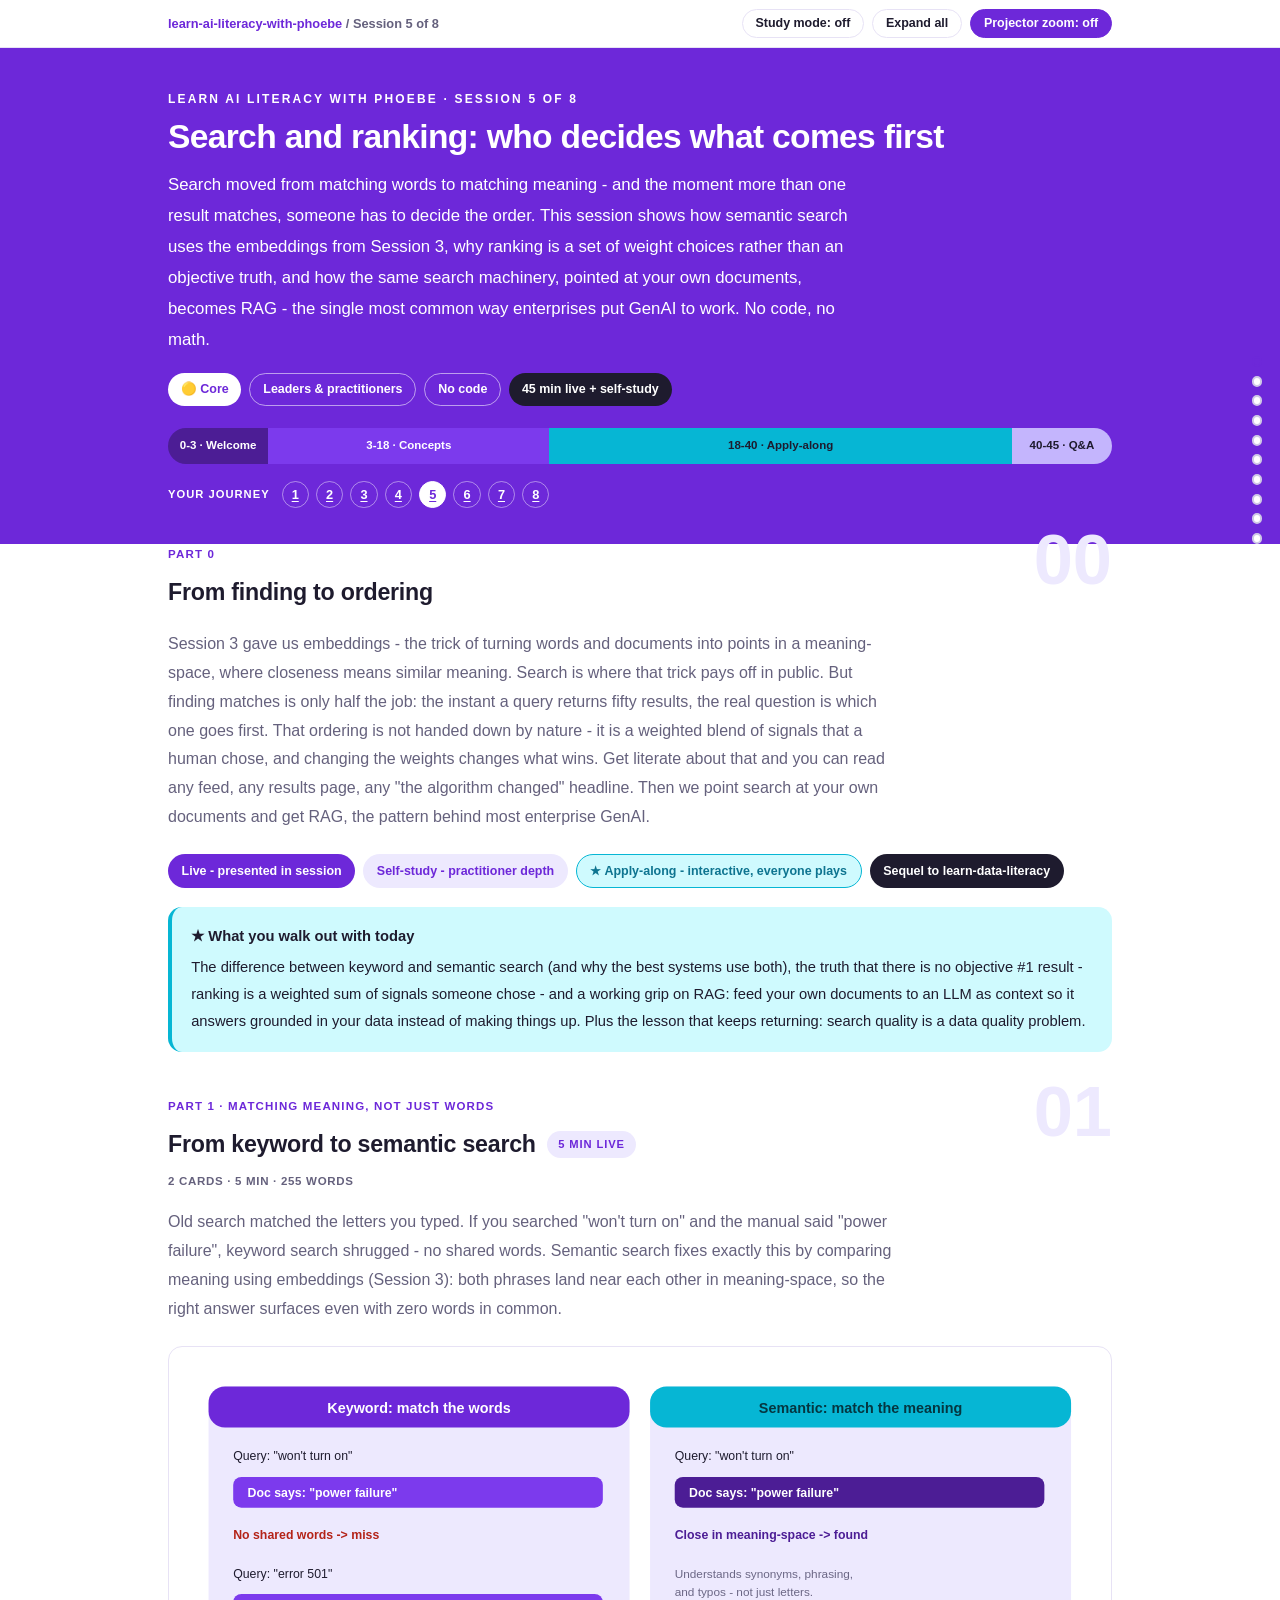
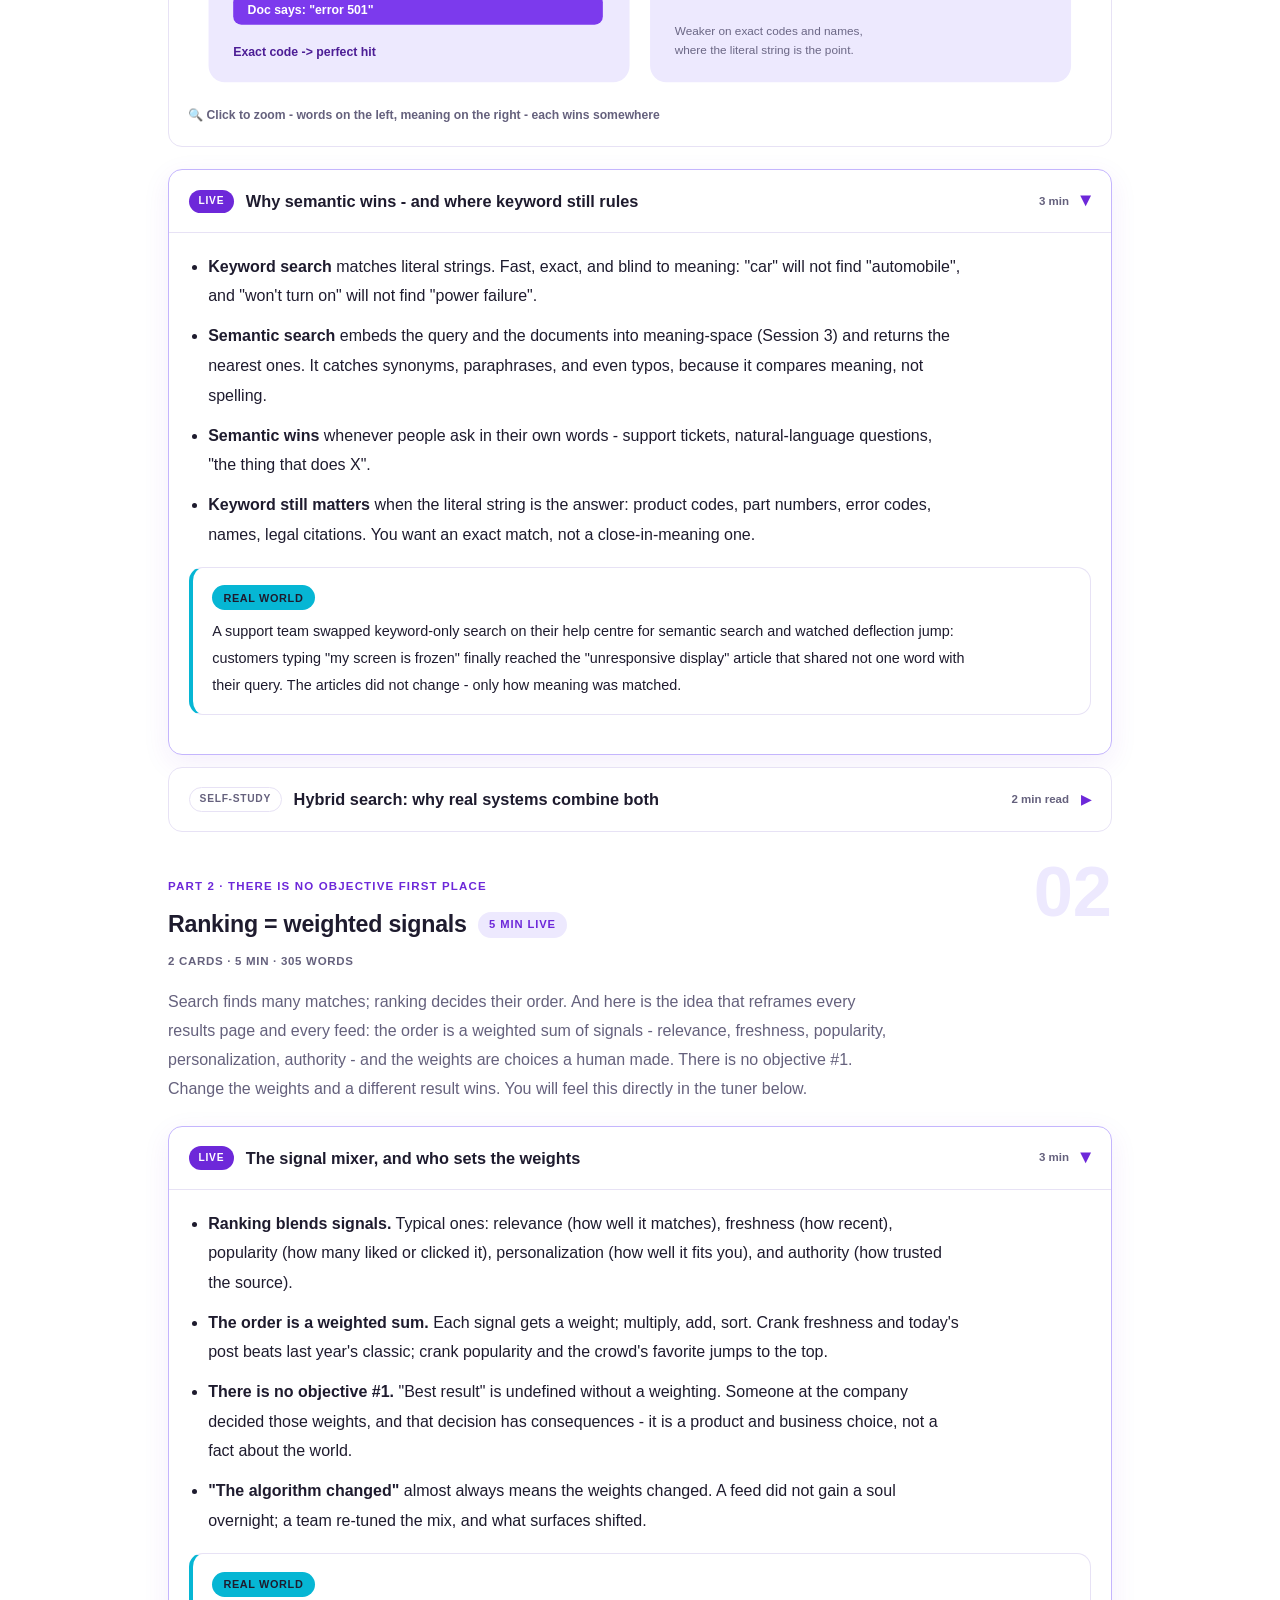
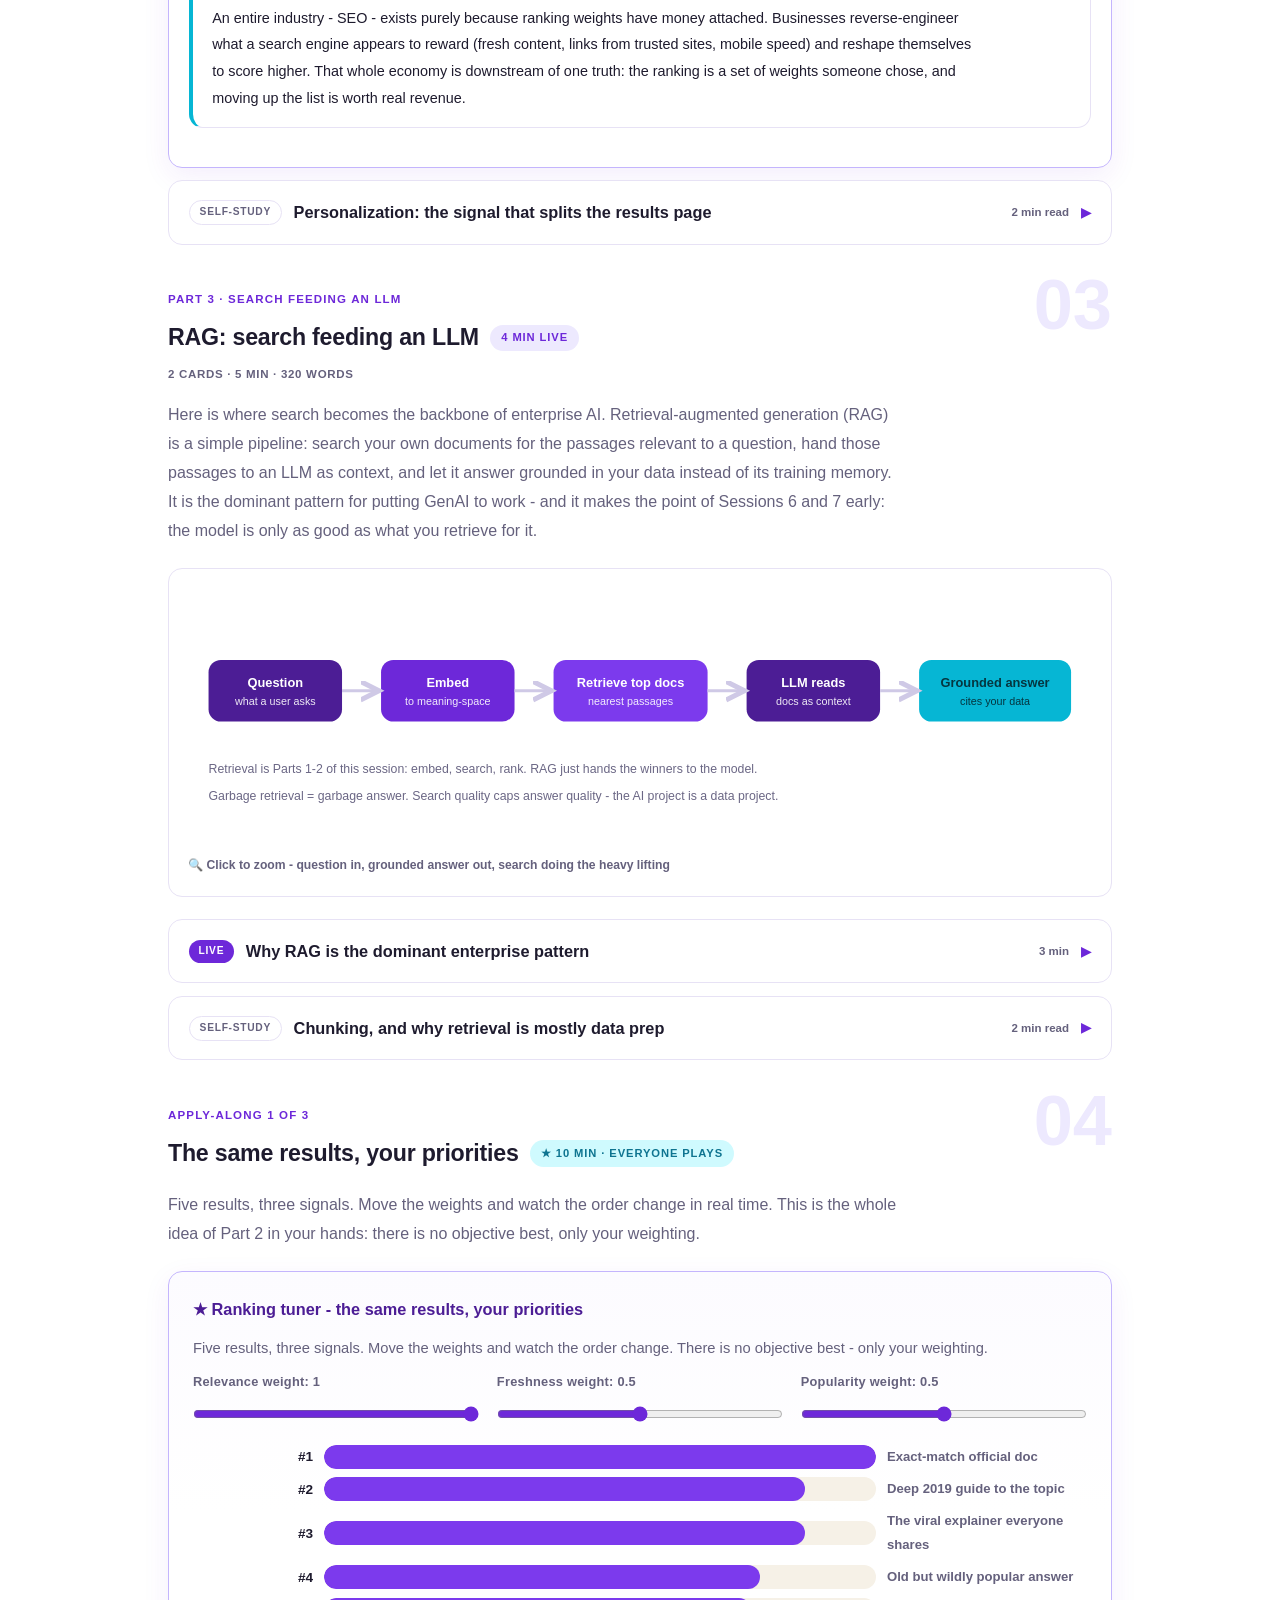
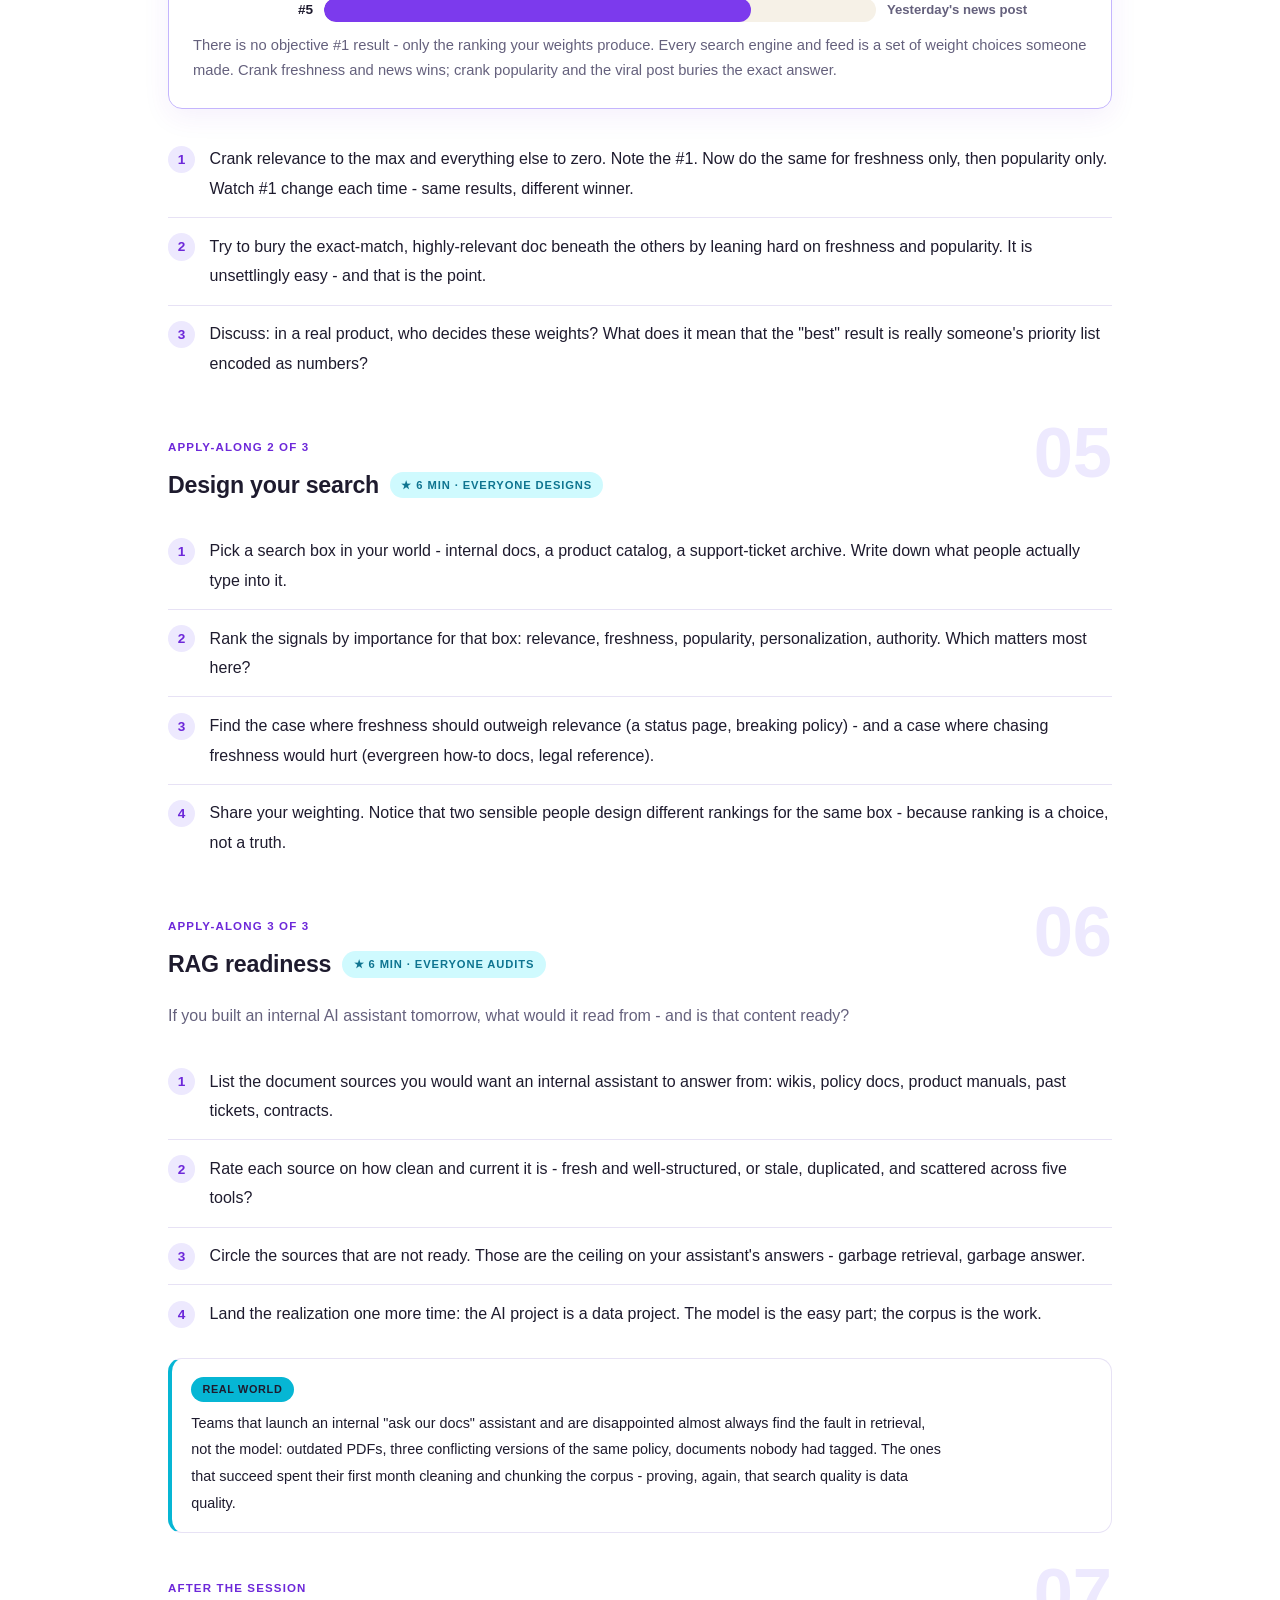
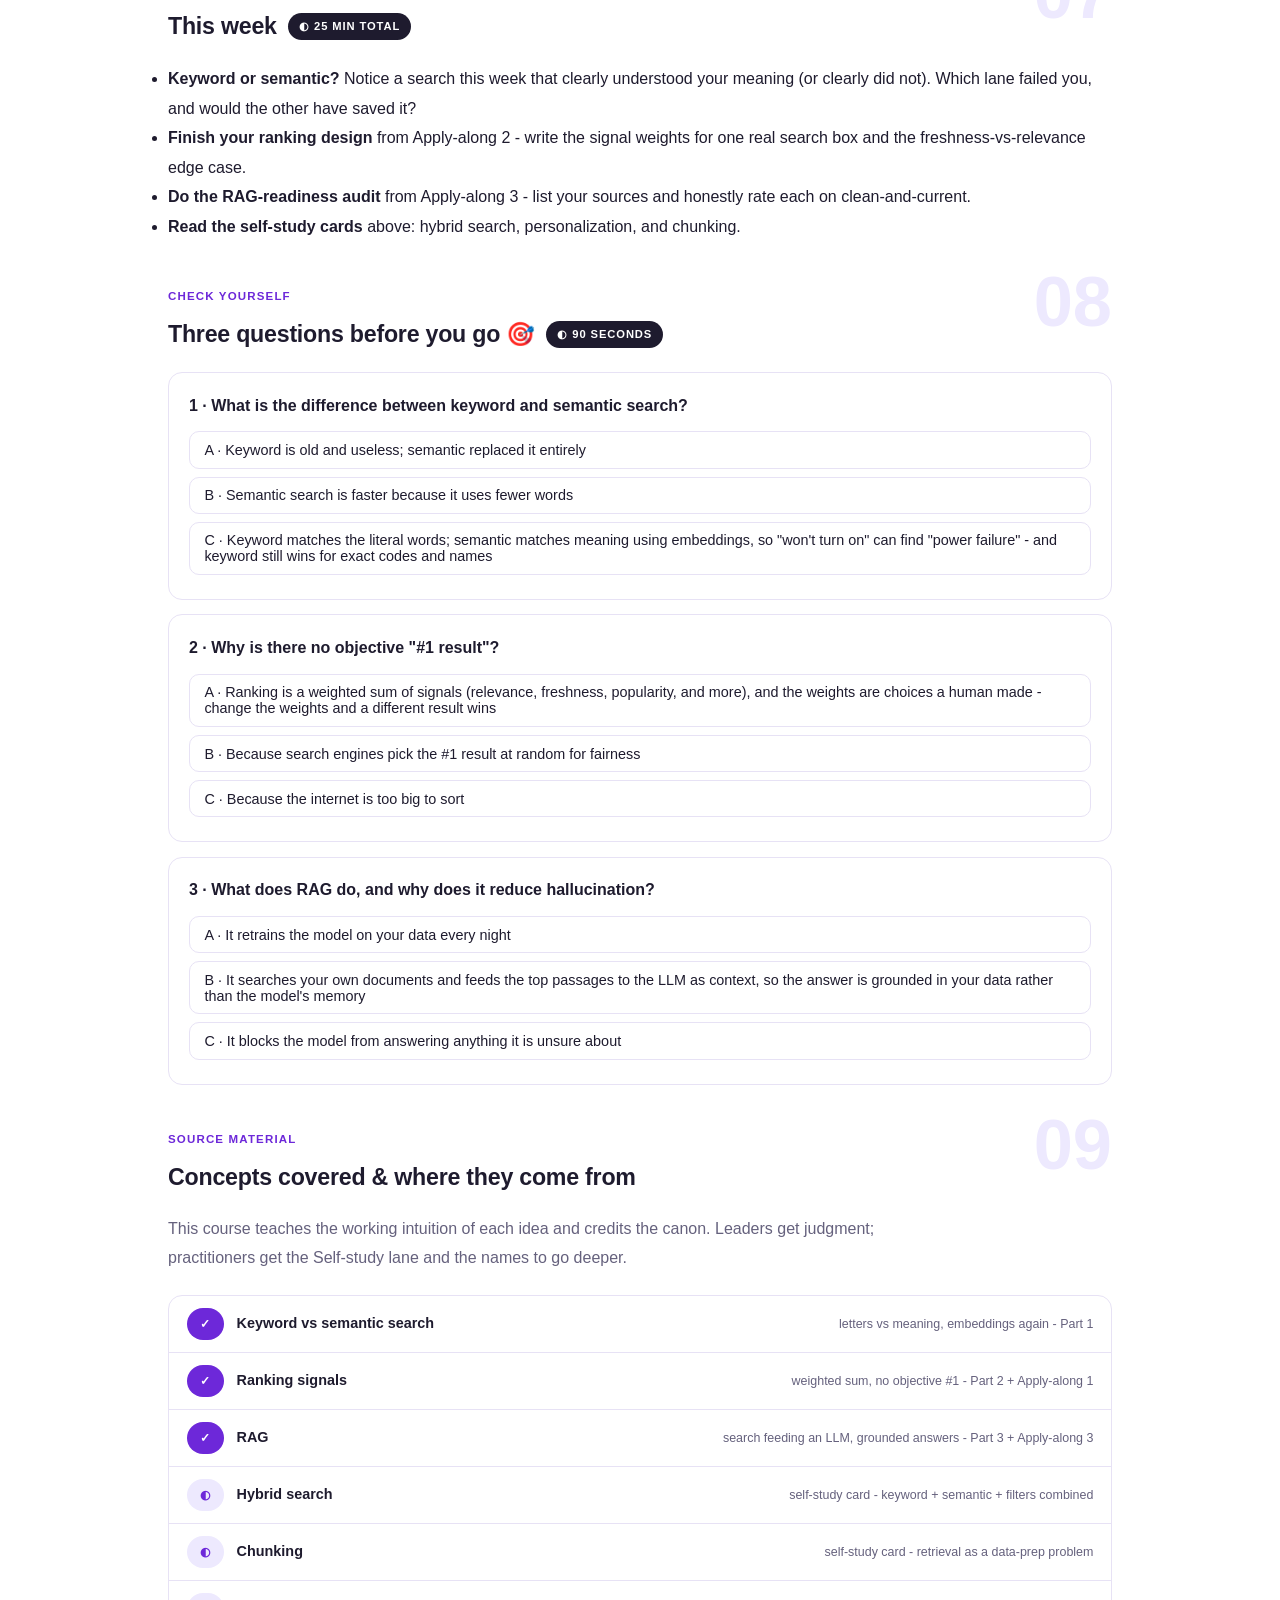
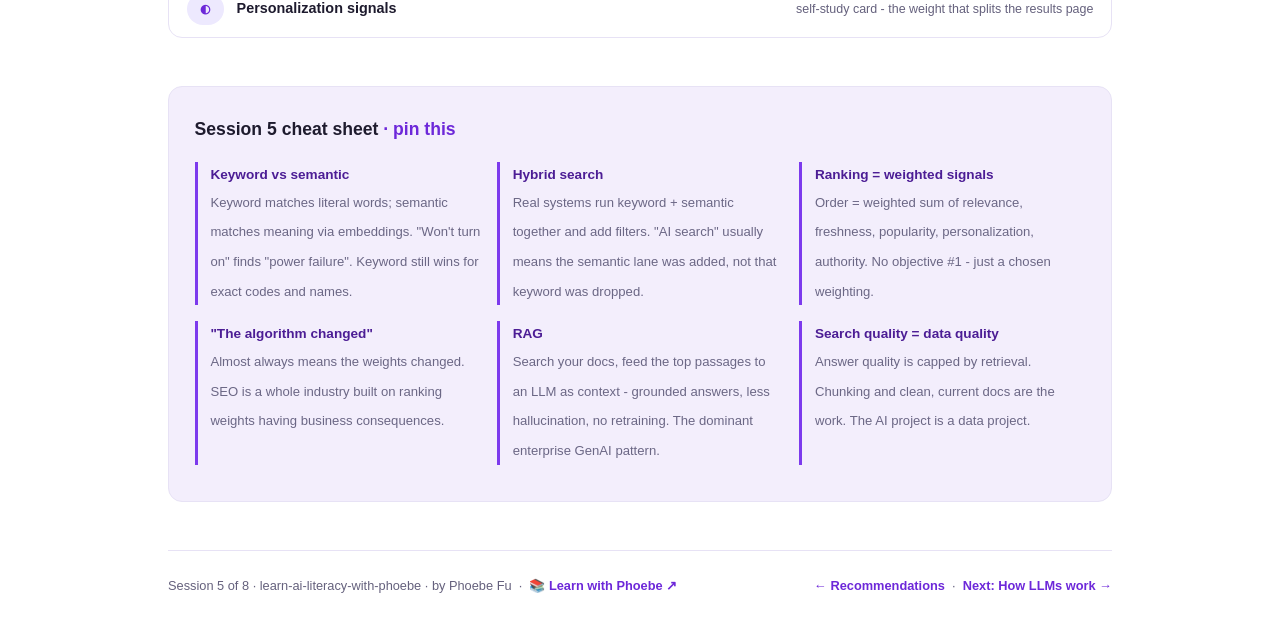
<file: courses/05-search-and-ranking.html>
<!DOCTYPE html>
<html lang="en">
<head>
<meta charset="UTF-8">
<meta name="viewport" content="width=device-width, initial-scale=1.0">
<!-- social:start -->
<meta name="description" content="Session 3 gave us embeddings - the trick of turning words and documents into points in a meaning-space, where closeness means similar meaning. Search is where that trick pays off in public....">
<meta property="og:type" content="article">
<meta property="og:site_name" content="Learn with Phoebe">
<meta property="og:title" content="Search and ranking: who decides what comes first - learn AI literacy with phoebe">
<meta property="og:description" content="Session 3 gave us embeddings - the trick of turning words and documents into points in a meaning-space, where closeness means similar meaning. Search is where that trick pays off in public....">
<meta property="og:url" content="https://phoebefu6.github.io/learn-ai-literacy-with-phoebe/courses/05-search-and-ranking.html">
<meta property="og:image" content="https://phoebefu6.github.io/learn-ai-literacy-with-phoebe/assets/og-cover.png">
<meta property="og:image:width" content="1200">
<meta property="og:image:height" content="630">
<meta name="twitter:card" content="summary_large_image">
<meta name="twitter:title" content="Search and ranking: who decides what comes first - learn AI literacy with phoebe">
<meta name="twitter:description" content="Session 3 gave us embeddings - the trick of turning words and documents into points in a meaning-space, where closeness means similar meaning. Search is where that trick pays off in public....">
<meta name="twitter:image" content="https://phoebefu6.github.io/learn-ai-literacy-with-phoebe/assets/og-cover.png">
<!-- social:end -->
<title>Session 5 · Search and ranking - learn AI literacy with phoebe</title>
<link rel="stylesheet" href="../assets/style.css?v=38">
</head>
<body>

<div class="toolbar">
  <div class="wrap">
    <span class="crumb"><a href="../index.html">learn-ai-literacy-with-phoebe</a> / Session 5 of 8</span>
    <button class="btn" id="toggle-all" type="button">Expand all</button>
    <button class="btn primary" id="zoom-toggle" type="button">Projector zoom: off</button>
  </div>
</div>

<header class="masthead">
  <div class="wrap">
    <div class="eyebrow">Learn AI Literacy with Phoebe · Session 5 of 8</div>
    <h1>Search and ranking: <span class="accent">who decides what comes first</span></h1>
    <p class="sub">Search moved from matching words to matching meaning - and the moment more than one result matches, someone has to decide the order. This session shows how semantic search uses the embeddings from Session 3, why ranking is a set of weight choices rather than an objective truth, and how the same search machinery, pointed at your own documents, becomes RAG - the single most common way enterprises put GenAI to work. No code, no math.</p>
    <div class="chip-row">
      <span class="chip level">🟡 Core</span>
      <span class="chip audience">Leaders &amp; practitioners</span>
      <span class="chip audience">No code</span>
      <span class="chip time">45 min live + self-study</span>
    </div>
    <div class="agenda">
      <span class="a1" style="flex:1">0-3 · Welcome</span>
      <span class="a2" style="flex:3">3-18 · Concepts</span>
      <span class="a3" style="flex:5">18-40 · Apply-along</span>
      <span class="a4" style="flex:1">40-45 · Q&amp;A</span>
    </div>
  </div>
</header>

<main class="wrap">

  <!-- ============ INTRO ============ -->
  <section class="section" id="intro">
    <div class="section-kicker">
      <span class="klabel">Part 0</span>
      <h2>From finding to ordering</h2>
    </div>
    <p class="lede">Session 3 gave us embeddings - the trick of turning words and documents into points in a meaning-space, where closeness means similar meaning. Search is where that trick pays off in public. But finding matches is only half the job: the instant a query returns fifty results, the real question is which one goes first. That ordering is not handed down by nature - it is a weighted blend of signals that a human chose, and changing the weights changes what wins. Get literate about that and you can read any feed, any results page, any "the algorithm changed" headline. Then we point search at your own documents and get RAG, the pattern behind most enterprise GenAI.</p>
    <div class="legend">
      <span class="pill solid">Live - presented in session</span>
      <span class="pill light">Self-study - practitioner depth</span>
      <span class="pill amber">★ Apply-along - interactive, everyone plays</span>
      <span class="pill inkpill">Sequel to learn-data-literacy</span>
    </div>
    <div class="callout win">
      <strong>★ What you walk out with today</strong>
      The difference between keyword and semantic search (and why the best systems use both), the truth that there is no objective #1 result - ranking is a weighted sum of signals someone chose - and a working grip on RAG: feed your own documents to an LLM as context so it answers grounded in your data instead of making things up. Plus the lesson that keeps returning: search quality is a data quality problem.
    </div>
  </section>

  <!-- ============ PART 1: KEYWORD TO SEMANTIC ============ -->
  <section class="section" id="semantic">
    <div class="section-kicker">
      <span class="klabel">Part 1 · matching meaning, not just words</span>
      <h2>From keyword to semantic search <span class="tag concept">5 min live</span></h2>
    </div>
    <p class="lede">Old search matched the letters you typed. If you searched "won't turn on" and the manual said "power failure", keyword search shrugged - no shared words. Semantic search fixes exactly this by comparing meaning using embeddings (Session 3): both phrases land near each other in meaning-space, so the right answer surfaces even with zero words in common.</p>

    <figure class="zoomable">
      <svg viewBox="0 0 880 320" xmlns="http://www.w3.org/2000/svg" role="img" aria-label="Left lane: keyword search matches exact strings and misses synonyms. Right lane: semantic search matches by embedding distance and catches meaning.">
        <style>
          .kmT { font: 700 14px Inter, sans-serif; fill: #FFFFFF; text-anchor: middle; }
          .kmL { font: 700 12px Inter, sans-serif; fill: #FFFFFF; }
          .kmX { font: 400 12px Inter, sans-serif; fill: #1E1B2E; }
          .kmM { font: 400 11.5px Inter, sans-serif; fill: #6B6785; }
          .kmBad { font: 700 12px Inter, sans-serif; fill: #B42318; }
          .kmOk { font: 700 12px Inter, sans-serif; fill: #4C1D95; }
        </style>
        <rect x="20" y="20" width="410" height="288" rx="16" fill="#EDE9FE"/>
        <rect x="450" y="20" width="410" height="288" rx="16" fill="#EDE9FE"/>
        <rect x="20" y="20" width="410" height="40" rx="16" fill="#6D28D9"/>
        <rect x="450" y="20" width="410" height="40" rx="16" fill="#06B6D4"/>
        <text class="kmT" x="225" y="46">Keyword: match the words</text>
        <text class="kmT" x="655" y="46" style="fill:#053640">Semantic: match the meaning</text>
        <text class="kmX" x="44" y="92">Query: "won't turn on"</text>
        <rect x="44" y="108" width="360" height="30" rx="8" fill="#7C3AED"/>
        <text class="kmL" x="58" y="128">Doc says: "power failure"</text>
        <text class="kmBad" x="44" y="168">No shared words -&gt; miss</text>
        <text class="kmX" x="44" y="206">Query: "error 501"</text>
        <rect x="44" y="222" width="360" height="30" rx="8" fill="#7C3AED"/>
        <text class="kmL" x="58" y="242">Doc says: "error 501"</text>
        <text class="kmOk" x="44" y="282">Exact code -&gt; perfect hit</text>
        <text class="kmX" x="474" y="92">Query: "won't turn on"</text>
        <rect x="474" y="108" width="360" height="30" rx="8" fill="#4C1D95"/>
        <text class="kmL" x="488" y="128">Doc says: "power failure"</text>
        <text class="kmOk" x="474" y="168">Close in meaning-space -&gt; found</text>
        <text class="kmM" x="474" y="206">Understands synonyms, phrasing,</text>
        <text class="kmM" x="474" y="224">and typos - not just letters.</text>
        <text class="kmM" x="474" y="262">Weaker on exact codes and names,</text>
        <text class="kmM" x="474" y="280">where the literal string is the point.</text>
      </svg>
      <figcaption>🔍 Click to zoom - words on the left, meaning on the right - each wins somewhere</figcaption>
    </figure>

    <details class="card" open>
      <summary><span class="mode live">Live</span>Why semantic wins - and where keyword still rules<span class="mini">3 min</span><span class="caret">▶</span></summary>
      <div class="body">
        <ul>
          <li><strong>Keyword search</strong> matches literal strings. Fast, exact, and blind to meaning: "car" will not find "automobile", and "won't turn on" will not find "power failure".</li>
          <li><strong>Semantic search</strong> embeds the query and the documents into meaning-space (Session 3) and returns the nearest ones. It catches synonyms, paraphrases, and even typos, because it compares meaning, not spelling.</li>
          <li><strong>Semantic wins</strong> whenever people ask in their own words - support tickets, natural-language questions, "the thing that does X".</li>
          <li><strong>Keyword still matters</strong> when the literal string is the answer: product codes, part numbers, error codes, names, legal citations. You want an exact match, not a close-in-meaning one.</li>
        </ul>
        <div class="callout example">
          <span class="ex-pill">Real world</span>
          <p>A support team swapped keyword-only search on their help centre for semantic search and watched deflection jump: customers typing "my screen is frozen" finally reached the "unresponsive display" article that shared not one word with their query. The articles did not change - only how meaning was matched.</p>
        </div>
      </div>
    </details>

    <details class="card">
      <summary><span class="mode self">Self-study</span>Hybrid search: why real systems combine both<span class="mini">2 min read</span><span class="caret">▶</span></summary>
      <div class="body">
        <p>In practice almost no serious system is purely one or the other. <strong>Hybrid search</strong> runs keyword and semantic together and merges the results, then layers <strong>filters</strong> on top (in stock, this region, published after a date, this permission level). Keyword guarantees the exact-match cases semantic can fumble; semantic rescues the natural-language cases keyword misses; filters enforce the hard constraints that must never be violated regardless of relevance. When someone says "we added AI search", they usually mean they added the semantic lane beside the keyword one - not that they threw keyword away. The literate expectation is a blend, tuned per use case.</p>
      </div>
    </details>
  </section>

  <!-- ============ PART 2: RANKING = SIGNALS ============ -->
  <section class="section" id="ranking">
    <div class="section-kicker">
      <span class="klabel">Part 2 · there is no objective first place</span>
      <h2>Ranking = weighted signals <span class="tag concept">5 min live</span></h2>
    </div>
    <p class="lede">Search finds many matches; ranking decides their order. And here is the idea that reframes every results page and every feed: the order is a weighted sum of signals - relevance, freshness, popularity, personalization, authority - and the weights are choices a human made. There is no objective #1. Change the weights and a different result wins. You will feel this directly in the tuner below.</p>

    <details class="card" open>
      <summary><span class="mode live">Live</span>The signal mixer, and who sets the weights<span class="mini">3 min</span><span class="caret">▶</span></summary>
      <div class="body">
        <ul>
          <li><strong>Ranking blends signals.</strong> Typical ones: relevance (how well it matches), freshness (how recent), popularity (how many liked or clicked it), personalization (how well it fits you), and authority (how trusted the source).</li>
          <li><strong>The order is a weighted sum.</strong> Each signal gets a weight; multiply, add, sort. Crank freshness and today's post beats last year's classic; crank popularity and the crowd's favorite jumps to the top.</li>
          <li><strong>There is no objective #1.</strong> "Best result" is undefined without a weighting. Someone at the company decided those weights, and that decision has consequences - it is a product and business choice, not a fact about the world.</li>
          <li><strong>"The algorithm changed"</strong> almost always means the weights changed. A feed did not gain a soul overnight; a team re-tuned the mix, and what surfaces shifted.</li>
        </ul>
        <div class="callout example">
          <span class="ex-pill">Real world</span>
          <p>An entire industry - SEO - exists purely because ranking weights have money attached. Businesses reverse-engineer what a search engine appears to reward (fresh content, links from trusted sites, mobile speed) and reshape themselves to score higher. That whole economy is downstream of one truth: the ranking is a set of weights someone chose, and moving up the list is worth real revenue.</p>
        </div>
      </div>
    </details>

    <details class="card">
      <summary><span class="mode self">Self-study</span>Personalization: the signal that splits the results page<span class="mini">2 min read</span><span class="caret">▶</span></summary>
      <div class="body">
        <p>Personalization is the ranking signal that quietly makes your results page different from mine for the same query. It folds in your history, location, device, and past clicks - the same behavioral signals we met in Session 4. Used well, it is genuinely helpful: a search for "python" returns snakes for the zoologist and code for the developer. Used carelessly, it recreates the filter-bubble risk from recommendations - the results narrow to confirm what you already engage with, and two people can no longer even see the same "facts" from the same search. The literate view: personalization is a weight like any other, powerful and worth auditing, not a neutral convenience.</p>
      </div>
    </details>
  </section>

  <!-- ============ PART 3: RAG ============ -->
  <section class="section" id="rag">
    <div class="section-kicker">
      <span class="klabel">Part 3 · search feeding an LLM</span>
      <h2>RAG: search feeding an LLM <span class="tag concept">4 min live</span></h2>
    </div>
    <p class="lede">Here is where search becomes the backbone of enterprise AI. Retrieval-augmented generation (RAG) is a simple pipeline: search your own documents for the passages relevant to a question, hand those passages to an LLM as context, and let it answer grounded in your data instead of its training memory. It is the dominant pattern for putting GenAI to work - and it makes the point of Sessions 6 and 7 early: the model is only as good as what you retrieve for it.</p>

    <figure class="zoomable">
      <svg viewBox="0 0 880 250" xmlns="http://www.w3.org/2000/svg" role="img" aria-label="RAG pipeline: a question is embedded, used to retrieve the top documents, which an LLM reads to produce a grounded answer.">
        <style>
          .rgT { font: 700 12.5px Inter, sans-serif; fill: #FFFFFF; text-anchor: middle; }
          .rgS { font: 400 10.5px Inter, sans-serif; fill: #FFFFFF; opacity: .9; text-anchor: middle; }
          .rgC { font: 700 12.5px Inter, sans-serif; fill: #053640; text-anchor: middle; }
          .rgCs { font: 400 10.5px Inter, sans-serif; fill: #053640; text-anchor: middle; }
          .rgX { font: 400 12px Inter, sans-serif; fill: #6B6785; }
        </style>
        <defs>
          <marker id="rgAr" markerWidth="9" markerHeight="9" refX="6" refY="3" orient="auto">
            <path d="M0,0 L6,3 L0,6" fill="none" stroke="#CFC9E6" stroke-width="1.6"/>
          </marker>
        </defs>
        <rect x="20" y="70" width="130" height="60" rx="12" fill="#4C1D95"/>
        <text class="rgT" x="85" y="96">Question</text>
        <text class="rgS" x="85" y="114">what a user asks</text>
        <rect x="188" y="70" width="130" height="60" rx="12" fill="#6D28D9"/>
        <text class="rgT" x="253" y="96">Embed</text>
        <text class="rgS" x="253" y="114">to meaning-space</text>
        <rect x="356" y="70" width="150" height="60" rx="12" fill="#7C3AED"/>
        <text class="rgT" x="431" y="96">Retrieve top docs</text>
        <text class="rgS" x="431" y="114">nearest passages</text>
        <rect x="544" y="70" width="130" height="60" rx="12" fill="#4C1D95"/>
        <text class="rgT" x="609" y="96">LLM reads</text>
        <text class="rgS" x="609" y="114">docs as context</text>
        <rect x="712" y="70" width="148" height="60" rx="12" fill="#06B6D4"/>
        <text class="rgC" x="786" y="96">Grounded answer</text>
        <text class="rgCs" x="786" y="114">cites your data</text>
        <line x1="150" y1="100" x2="186" y2="100" stroke="#CFC9E6" stroke-width="3" marker-end="url(#rgAr)"/>
        <line x1="318" y1="100" x2="354" y2="100" stroke="#CFC9E6" stroke-width="3" marker-end="url(#rgAr)"/>
        <line x1="506" y1="100" x2="542" y2="100" stroke="#CFC9E6" stroke-width="3" marker-end="url(#rgAr)"/>
        <line x1="674" y1="100" x2="710" y2="100" stroke="#CFC9E6" stroke-width="3" marker-end="url(#rgAr)"/>
        <text class="rgX" x="20" y="180">Retrieval is Parts 1-2 of this session: embed, search, rank. RAG just hands the winners to the model.</text>
        <text class="rgX" x="20" y="206">Garbage retrieval = garbage answer. Search quality caps answer quality - the AI project is a data project.</text>
      </svg>
      <figcaption>🔍 Click to zoom - question in, grounded answer out, search doing the heavy lifting</figcaption>
    </figure>

    <details class="card">
      <summary><span class="mode live">Live</span>Why RAG is the dominant enterprise pattern<span class="mini">3 min</span><span class="caret">▶</span></summary>
      <div class="body">
        <ul>
          <li><strong>The move:</strong> retrieve the handful of your documents most relevant to a question, paste them into the model's context, and ask it to answer using them. The model reads your data at answer-time instead of relying on what it happened to memorize.</li>
          <li><strong>Why it wins:</strong> it grounds answers in your current, private, authoritative content - policy docs, product manuals, tickets - so the model is far less likely to hallucinate (Session 6) and can cite where it got each fact.</li>
          <li><strong>Why it is everywhere:</strong> no retraining, no fine-tuning, update the answer by updating the documents. That low cost and freshness is why RAG, not fine-tuning, is the default first build for enterprise GenAI (Sessions 6-7 go deeper).</li>
          <li><strong>The catch:</strong> the answer can only be as good as what you retrieved. Miss the relevant passage and even the best model confidently answers from the wrong context. Search quality caps answer quality.</li>
        </ul>
        <div class="callout tip">
          <strong>The exec move</strong>
          When a team proposes an internal AI assistant, do not start with "which model?" - start with "which documents will it retrieve from, and how clean and current are they?" That question decides the project's ceiling before a single prompt is written.
        </div>
      </div>
    </details>

    <details class="card">
      <summary><span class="mode self">Self-study</span>Chunking, and why retrieval is mostly data prep<span class="mini">2 min read</span><span class="caret">▶</span></summary>
      <div class="body">
        <p>Before documents can be retrieved they are split into <strong>chunks</strong> - passages small enough to embed and hand to the model, big enough to carry a complete thought. Chunk too large and retrieval returns a wall of mostly-irrelevant text that crowds the context; chunk too small and you sever the sentence that held the answer. Getting this right - plus cleaning, de-duplicating, and keeping documents current - is where most of the real RAG effort goes. It is the same lesson the data literacy course hammered: 60-80% of the work is data preparation, not modeling. A RAG system is a search system, and a search system is only as good as the corpus you feed it. The AI project is, once again, a data project.</p>
      </div>
    </details>
  </section>

  <!-- ============ DEMO 1 ============ -->
  <section class="section" id="demo-1">
    <div class="section-kicker">
      <span class="klabel">Apply-along 1 of 3</span>
      <h2>The same results, your priorities <span class="tag demo">★ 10 min · everyone plays</span></h2>
    </div>
    <p class="lede">Five results, three signals. Move the weights and watch the order change in real time. This is the whole idea of Part 2 in your hands: there is no objective best, only your weighting.</p>
    <div class="widget" data-widget="rankingtuner" data-config='{"title": "★ Ranking tuner - the same results, your priorities", "intro": "Five results, three signals. Move the weights and watch the order change. There is no objective best - only your weighting."}'></div>
    <div class="steps">
      <div class="step"><p>Crank relevance to the max and everything else to zero. Note the #1. Now do the same for freshness only, then popularity only. Watch #1 change each time - same results, different winner.</p></div>
      <div class="step"><p>Try to bury the exact-match, highly-relevant doc beneath the others by leaning hard on freshness and popularity. It is unsettlingly easy - and that is the point.</p></div>
      <div class="step"><p>Discuss: in a real product, who decides these weights? What does it mean that the "best" result is really someone's priority list encoded as numbers?</p></div>
    </div>
  </section>

  <!-- ============ DEMO 2 ============ -->
  <section class="section" id="demo-2">
    <div class="section-kicker">
      <span class="klabel">Apply-along 2 of 3</span>
      <h2>Design your search <span class="tag demo">★ 6 min · everyone designs</span></h2>
    </div>
    <div class="steps">
      <div class="step"><p>Pick a search box in your world - internal docs, a product catalog, a support-ticket archive. Write down what people actually type into it.</p></div>
      <div class="step"><p>Rank the signals by importance for that box: relevance, freshness, popularity, personalization, authority. Which matters most here?</p></div>
      <div class="step"><p>Find the case where freshness should outweigh relevance (a status page, breaking policy) - and a case where chasing freshness would hurt (evergreen how-to docs, legal reference).</p></div>
      <div class="step"><p>Share your weighting. Notice that two sensible people design different rankings for the same box - because ranking is a choice, not a truth.</p></div>
    </div>
  </section>

  <!-- ============ DEMO 3 ============ -->
  <section class="section" id="demo-3">
    <div class="section-kicker">
      <span class="klabel">Apply-along 3 of 3</span>
      <h2>RAG readiness <span class="tag demo">★ 6 min · everyone audits</span></h2>
    </div>
    <p class="lede">If you built an internal AI assistant tomorrow, what would it read from - and is that content ready?</p>
    <div class="steps">
      <div class="step"><p>List the document sources you would want an internal assistant to answer from: wikis, policy docs, product manuals, past tickets, contracts.</p></div>
      <div class="step"><p>Rate each source on how clean and current it is - fresh and well-structured, or stale, duplicated, and scattered across five tools?</p></div>
      <div class="step"><p>Circle the sources that are not ready. Those are the ceiling on your assistant's answers - garbage retrieval, garbage answer.</p></div>
      <div class="step"><p>Land the realization one more time: the AI project is a data project. The model is the easy part; the corpus is the work.</p></div>
    </div>
    <div class="callout example">
      <span class="ex-pill">Real world</span>
      <p>Teams that launch an internal "ask our docs" assistant and are disappointed almost always find the fault in retrieval, not the model: outdated PDFs, three conflicting versions of the same policy, documents nobody had tagged. The ones that succeed spent their first month cleaning and chunking the corpus - proving, again, that search quality is data quality.</p>
    </div>
  </section>

  <!-- ============ HOMEWORK ============ -->
  <section class="section" id="exercise">
    <div class="section-kicker">
      <span class="klabel">After the session</span>
      <h2>This week <span class="tag exercise">◐ 25 min total</span></h2>
    </div>
    <ul>
      <li><strong>Keyword or semantic?</strong> Notice a search this week that clearly understood your meaning (or clearly did not). Which lane failed you, and would the other have saved it?</li>
      <li><strong>Finish your ranking design</strong> from Apply-along 2 - write the signal weights for one real search box and the freshness-vs-relevance edge case.</li>
      <li><strong>Do the RAG-readiness audit</strong> from Apply-along 3 - list your sources and honestly rate each on clean-and-current.</li>
      <li><strong>Read the self-study cards</strong> above: hybrid search, personalization, and chunking.</li>
    </ul>
  </section>

  <!-- ============ QUIZ ============ -->
  <section class="section" id="quiz">
    <div class="section-kicker">
      <span class="klabel">Check yourself</span>
      <h2>Three questions before you go 🎯 <span class="tag exercise">◐ 90 seconds</span></h2>
    </div>
    <div class="quiz-q" data-answer="2">
      <p class="qtext">1 · What is the difference between keyword and semantic search?</p>
      <button class="qopt" type="button">A · Keyword is old and useless; semantic replaced it entirely</button>
      <button class="qopt" type="button">B · Semantic search is faster because it uses fewer words</button>
      <button class="qopt" type="button">C · Keyword matches the literal words; semantic matches meaning using embeddings, so "won't turn on" can find "power failure" - and keyword still wins for exact codes and names</button>
      <p class="qwhy">Semantic compares meaning in embedding-space; keyword compares the literal string. Each wins somewhere, so real systems blend both (hybrid search).</p>
    </div>
    <div class="quiz-q" data-answer="0">
      <p class="qtext">2 · Why is there no objective "#1 result"?</p>
      <button class="qopt" type="button">A · Ranking is a weighted sum of signals (relevance, freshness, popularity, and more), and the weights are choices a human made - change the weights and a different result wins</button>
      <button class="qopt" type="button">B · Because search engines pick the #1 result at random for fairness</button>
      <button class="qopt" type="button">C · Because the internet is too big to sort</button>
      <p class="qwhy">"Best" is undefined without a weighting. Someone chose those weights - which is why "the algorithm changed" usually just means the weights changed.</p>
    </div>
    <div class="quiz-q" data-answer="1">
      <p class="qtext">3 · What does RAG do, and why does it reduce hallucination?</p>
      <button class="qopt" type="button">A · It retrains the model on your data every night</button>
      <button class="qopt" type="button">B · It searches your own documents and feeds the top passages to the LLM as context, so the answer is grounded in your data rather than the model's memory</button>
      <button class="qopt" type="button">C · It blocks the model from answering anything it is unsure about</button>
      <p class="qwhy">Retrieval-augmented generation grounds the answer in retrieved documents, so the model has the facts in front of it - reducing (not eliminating) hallucination. Answer quality is capped by retrieval quality.</p>
    </div>
    <p class="quiz-score"></p>
  </section>

  <!-- ============ SOURCES ============ -->
  <section class="section" id="official">
    <div class="section-kicker">
      <span class="klabel">Source material</span>
      <h2>Concepts covered &amp; where they come from</h2>
    </div>
    <p class="lede">This course teaches the working intuition of each idea and credits the canon. Leaders get judgment; practitioners get the Self-study lane and the names to go deeper.</p>
    <div class="covered">
      <div class="covered-row"><span class="status pill solid">✓</span><span class="name">Keyword vs semantic search</span><span class="note">letters vs meaning, embeddings again - Part 1</span></div>
      <div class="covered-row"><span class="status pill solid">✓</span><span class="name">Ranking signals</span><span class="note">weighted sum, no objective #1 - Part 2 + Apply-along 1</span></div>
      <div class="covered-row"><span class="status pill solid">✓</span><span class="name">RAG</span><span class="note">search feeding an LLM, grounded answers - Part 3 + Apply-along 3</span></div>
      <div class="covered-row"><span class="status pill light">◐</span><span class="name">Hybrid search</span><span class="note">self-study card - keyword + semantic + filters combined</span></div>
      <div class="covered-row"><span class="status pill light">◐</span><span class="name">Chunking</span><span class="note">self-study card - retrieval as a data-prep problem</span></div>
      <div class="covered-row"><span class="status pill light">◐</span><span class="name">Personalization signals</span><span class="note">self-study card - the weight that splits the results page</span></div>
    </div>
  </section>

  <!-- ============ CHEAT SHEET ============ -->
  <section class="cheat" id="cheatsheet">
    <h3>Session 5 cheat sheet <span>· pin this</span></h3>
    <div class="grid-2">
      <div class="cheat-item"><b>Keyword vs semantic</b><span>Keyword matches literal words; semantic matches meaning via embeddings. "Won't turn on" finds "power failure". Keyword still wins for exact codes and names.</span></div>
      <div class="cheat-item"><b>Hybrid search</b><span>Real systems run keyword + semantic together and add filters. "AI search" usually means the semantic lane was added, not that keyword was dropped.</span></div>
      <div class="cheat-item"><b>Ranking = weighted signals</b><span>Order = weighted sum of relevance, freshness, popularity, personalization, authority. No objective #1 - just a chosen weighting.</span></div>
      <div class="cheat-item"><b>"The algorithm changed"</b><span>Almost always means the weights changed. SEO is a whole industry built on ranking weights having business consequences.</span></div>
      <div class="cheat-item"><b>RAG</b><span>Search your docs, feed the top passages to an LLM as context - grounded answers, less hallucination, no retraining. The dominant enterprise GenAI pattern.</span></div>
      <div class="cheat-item"><b>Search quality = data quality</b><span>Answer quality is capped by retrieval. Chunking and clean, current docs are the work. The AI project is a data project.</span></div>
    </div>
  </section>

  <footer class="pagefoot">
    <span>Session 5 of 8 · learn-ai-literacy-with-phoebe · by Phoebe Fu &nbsp;·&nbsp; 📚 <a href="https://phoebefu6.github.io/learn-with-phoebe/">Learn with Phoebe ↗</a></span>
    <span><a href="04-recommendations.html">← Recommendations</a> &nbsp;·&nbsp; <a href="06-how-llms-work.html">Next: How LLMs work →</a></span>
  </footer>

</main>

<script src="../assets/app.js?v=37"></script>
<script src="../assets/widgets.js?v=17"></script>
</body>
</html>
</file>
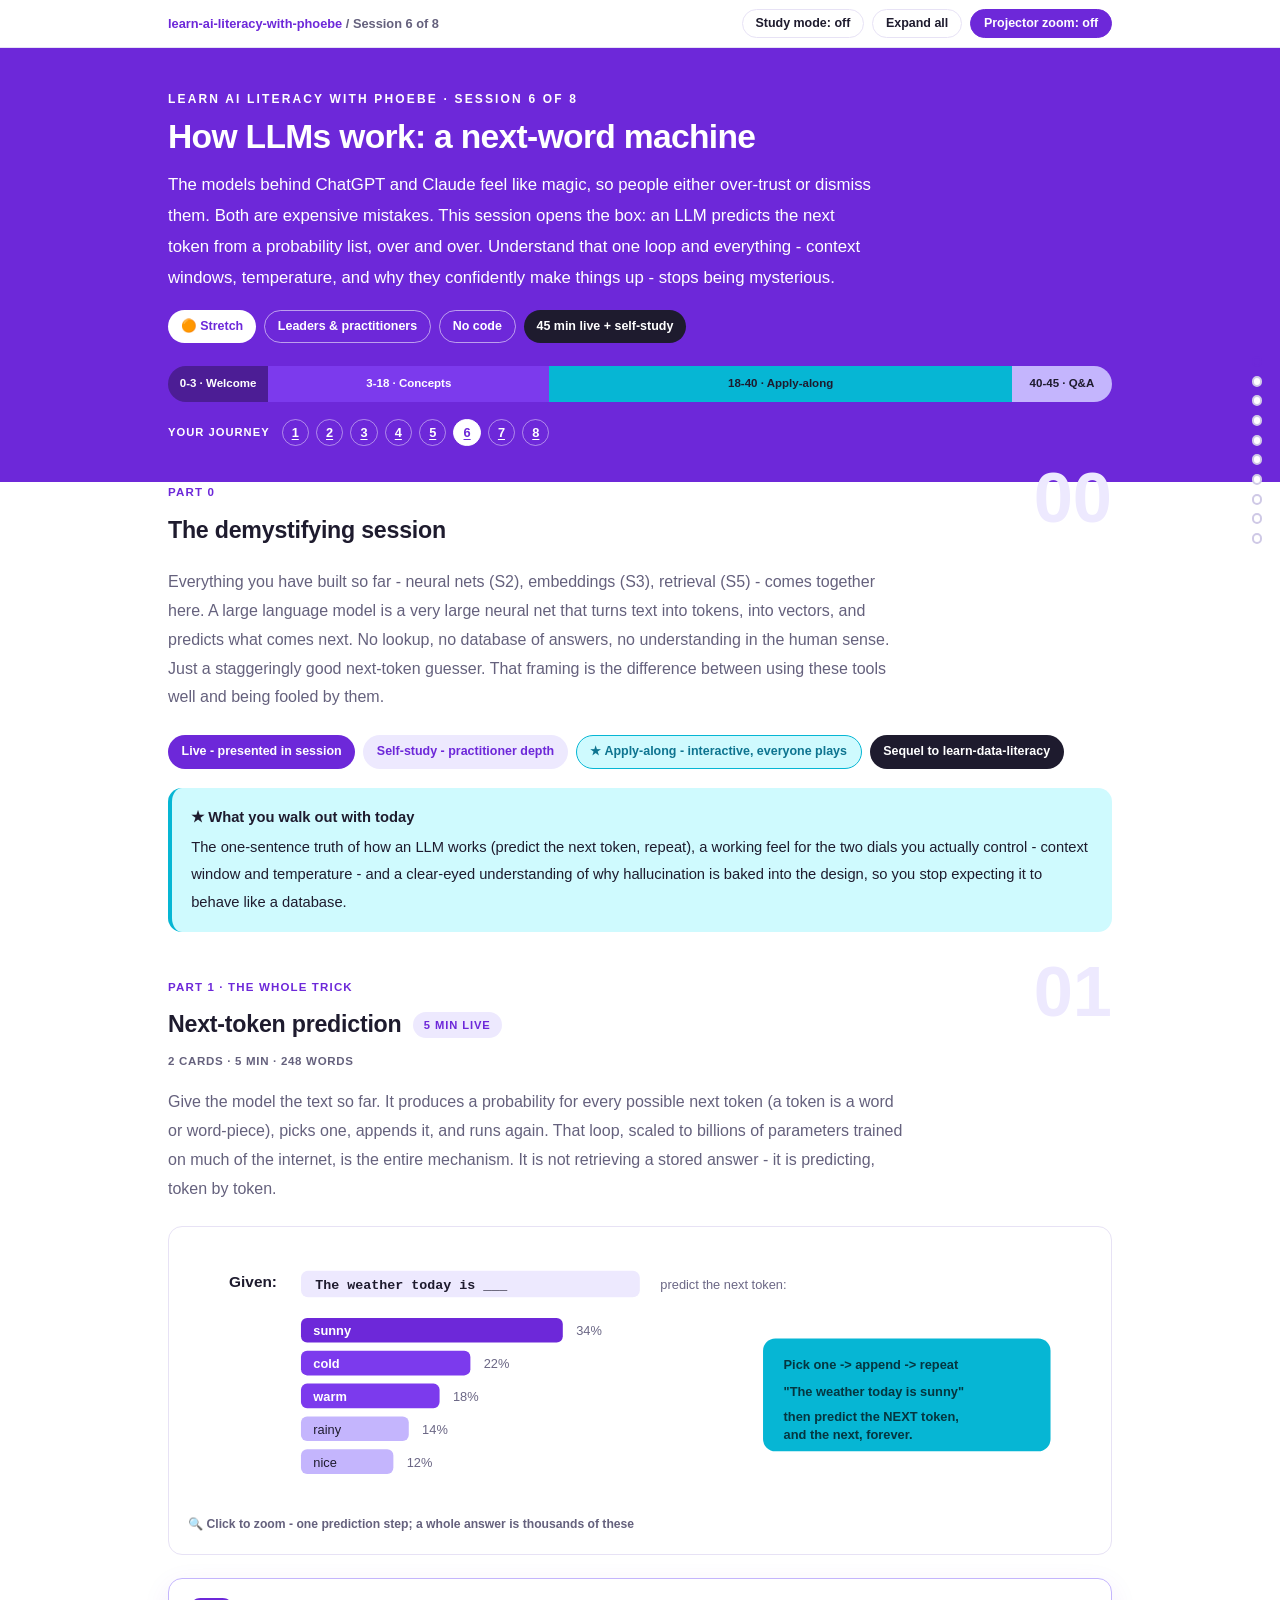
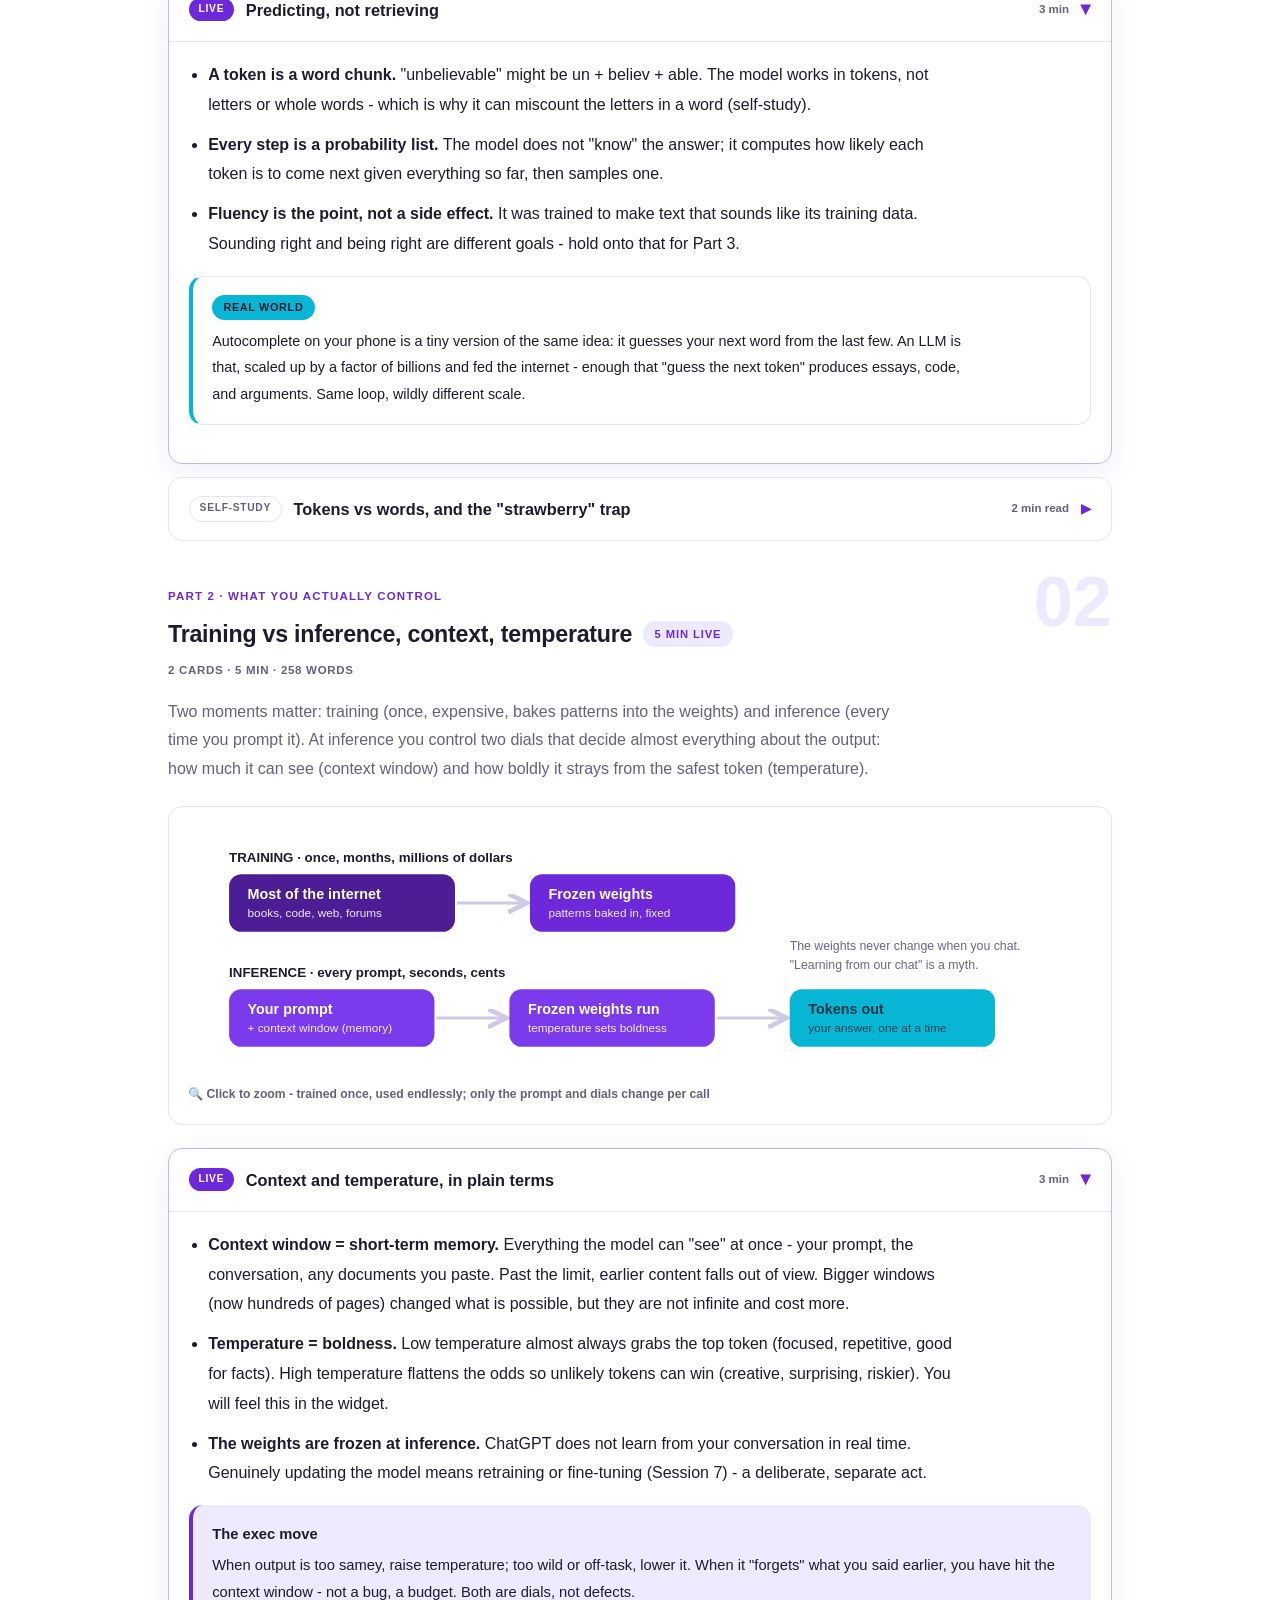
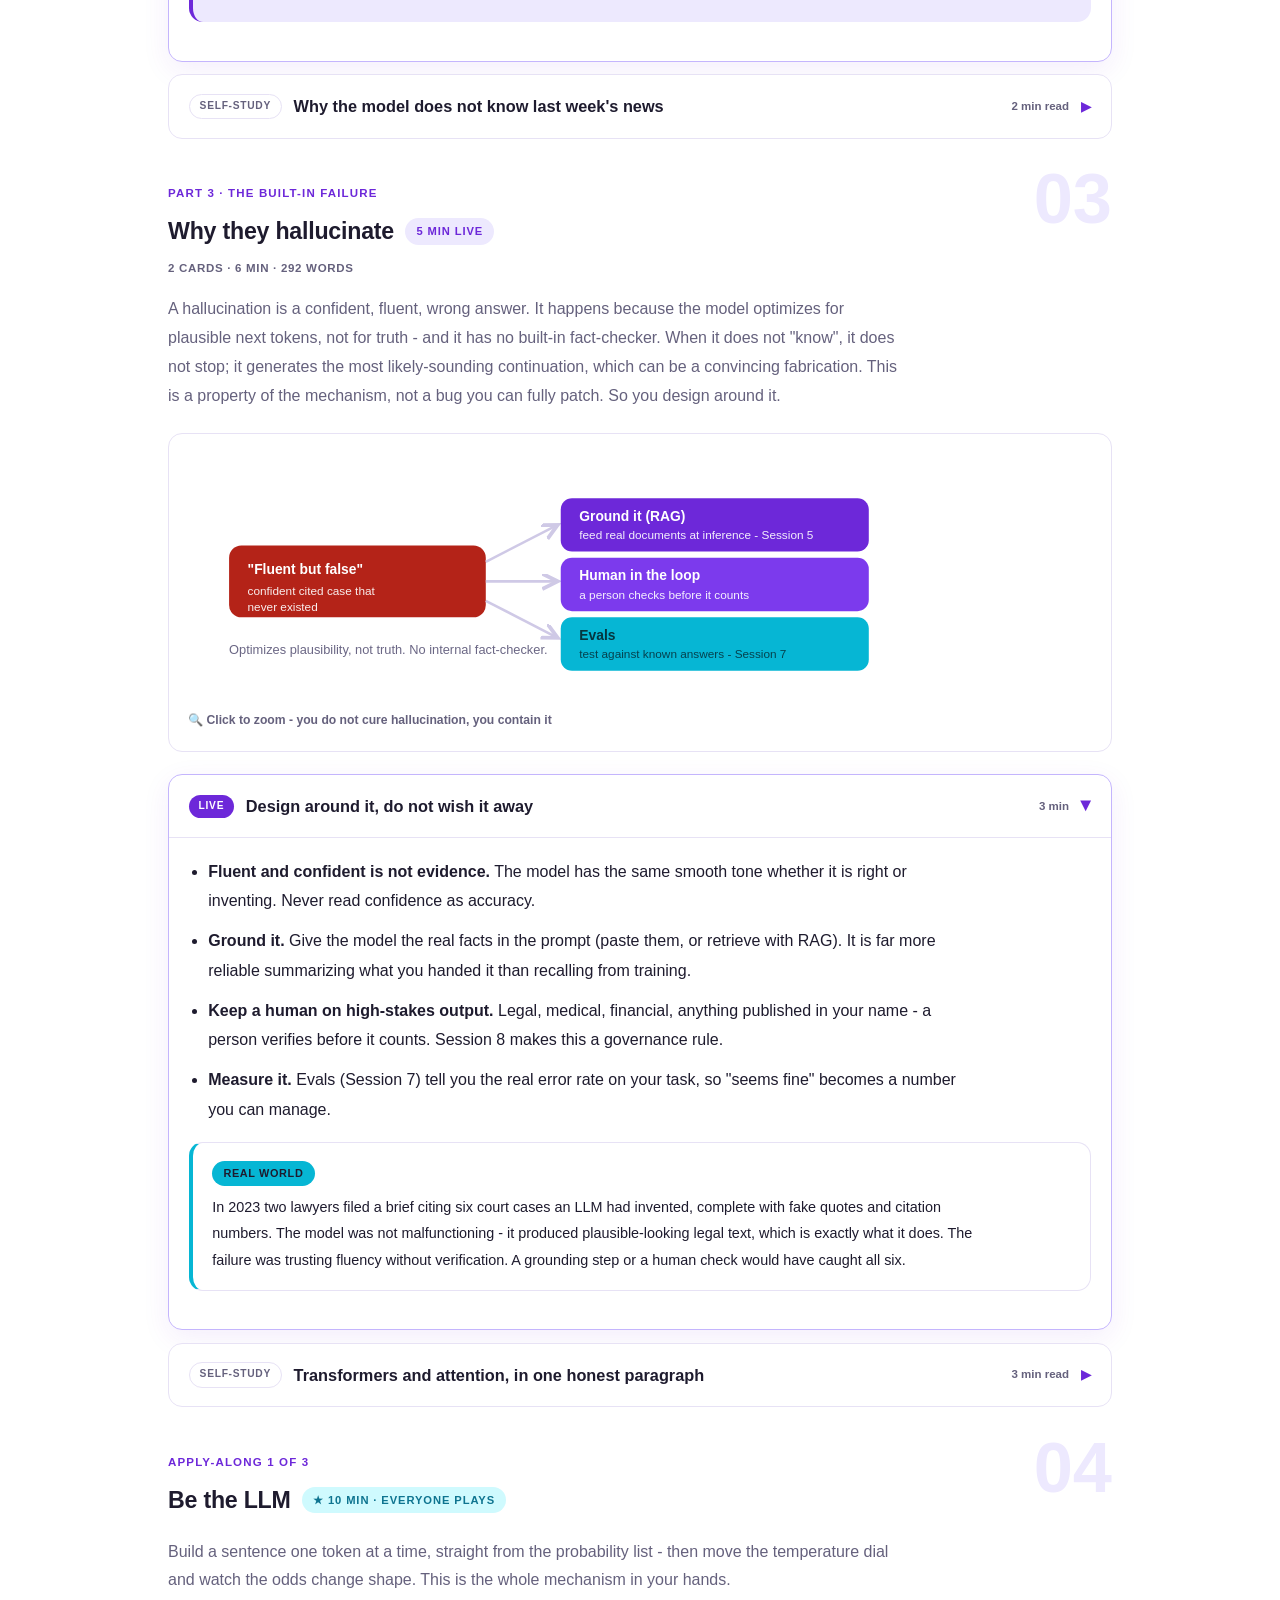
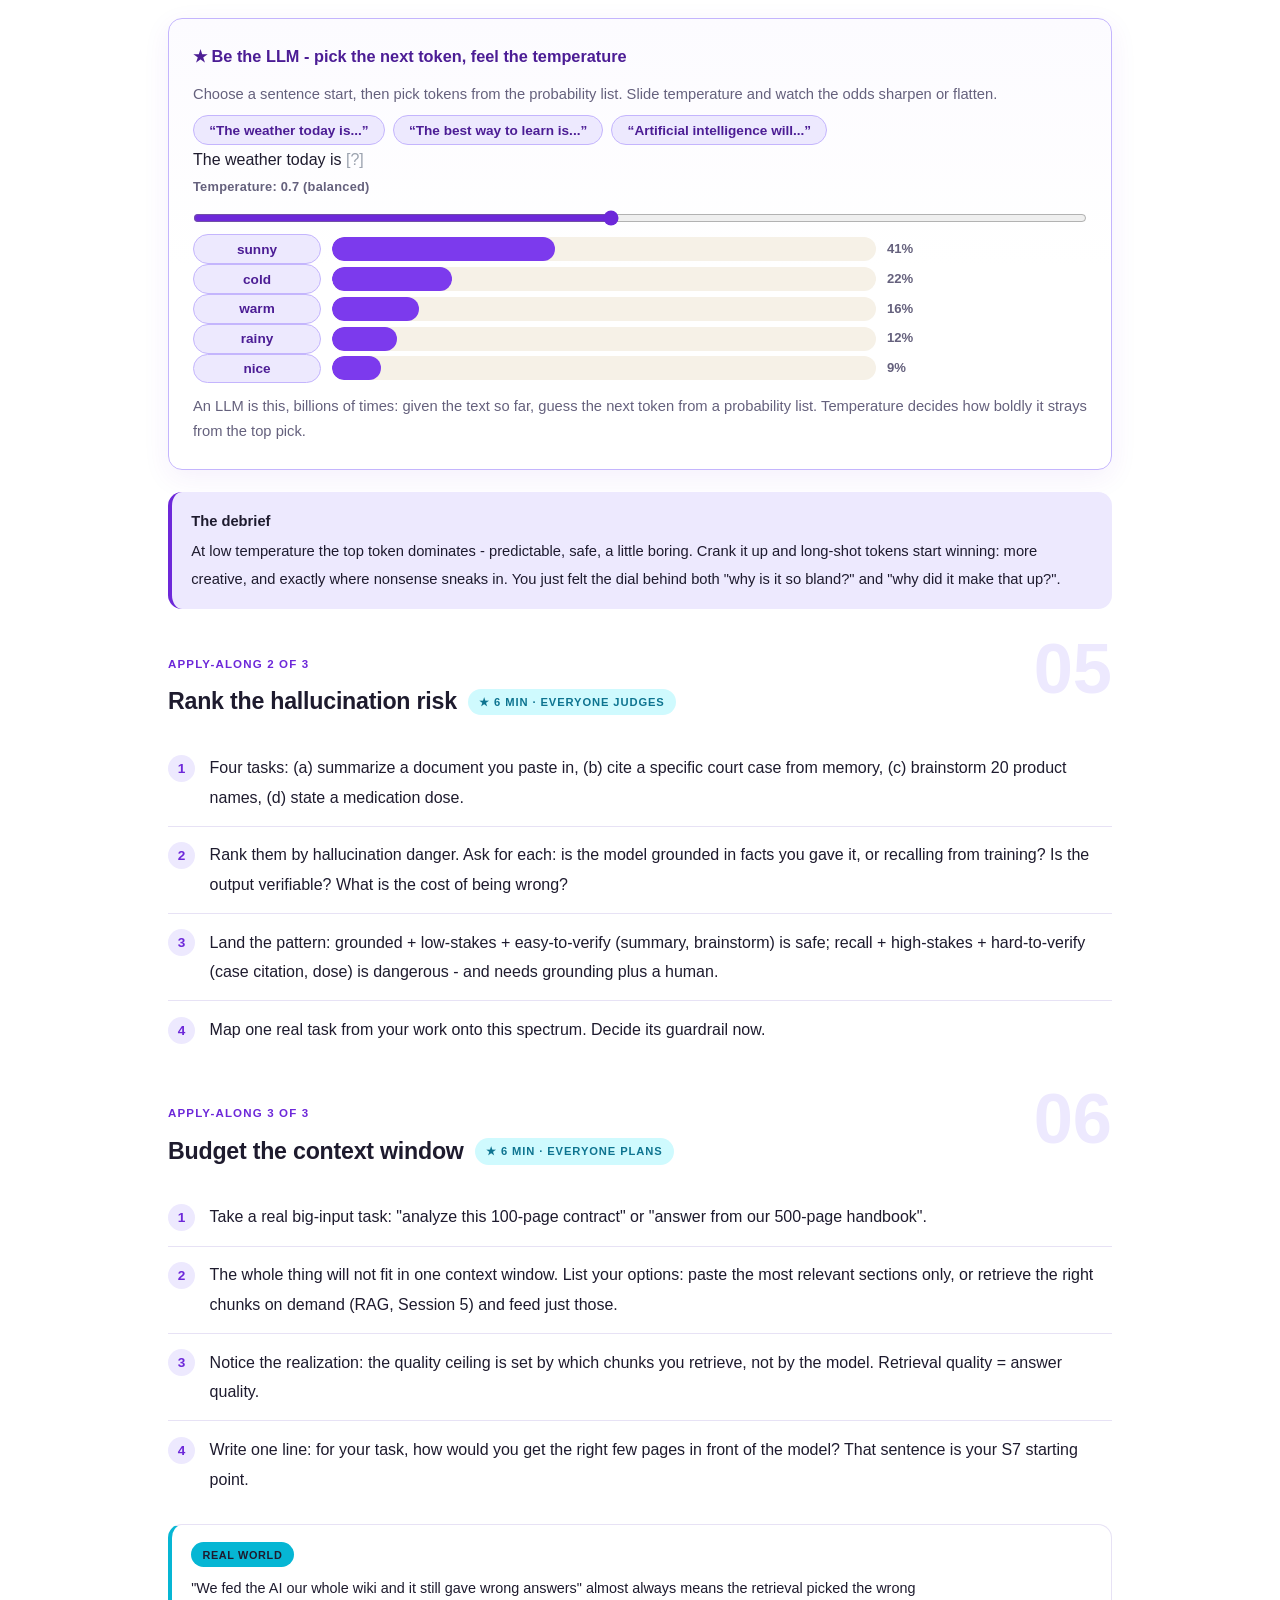
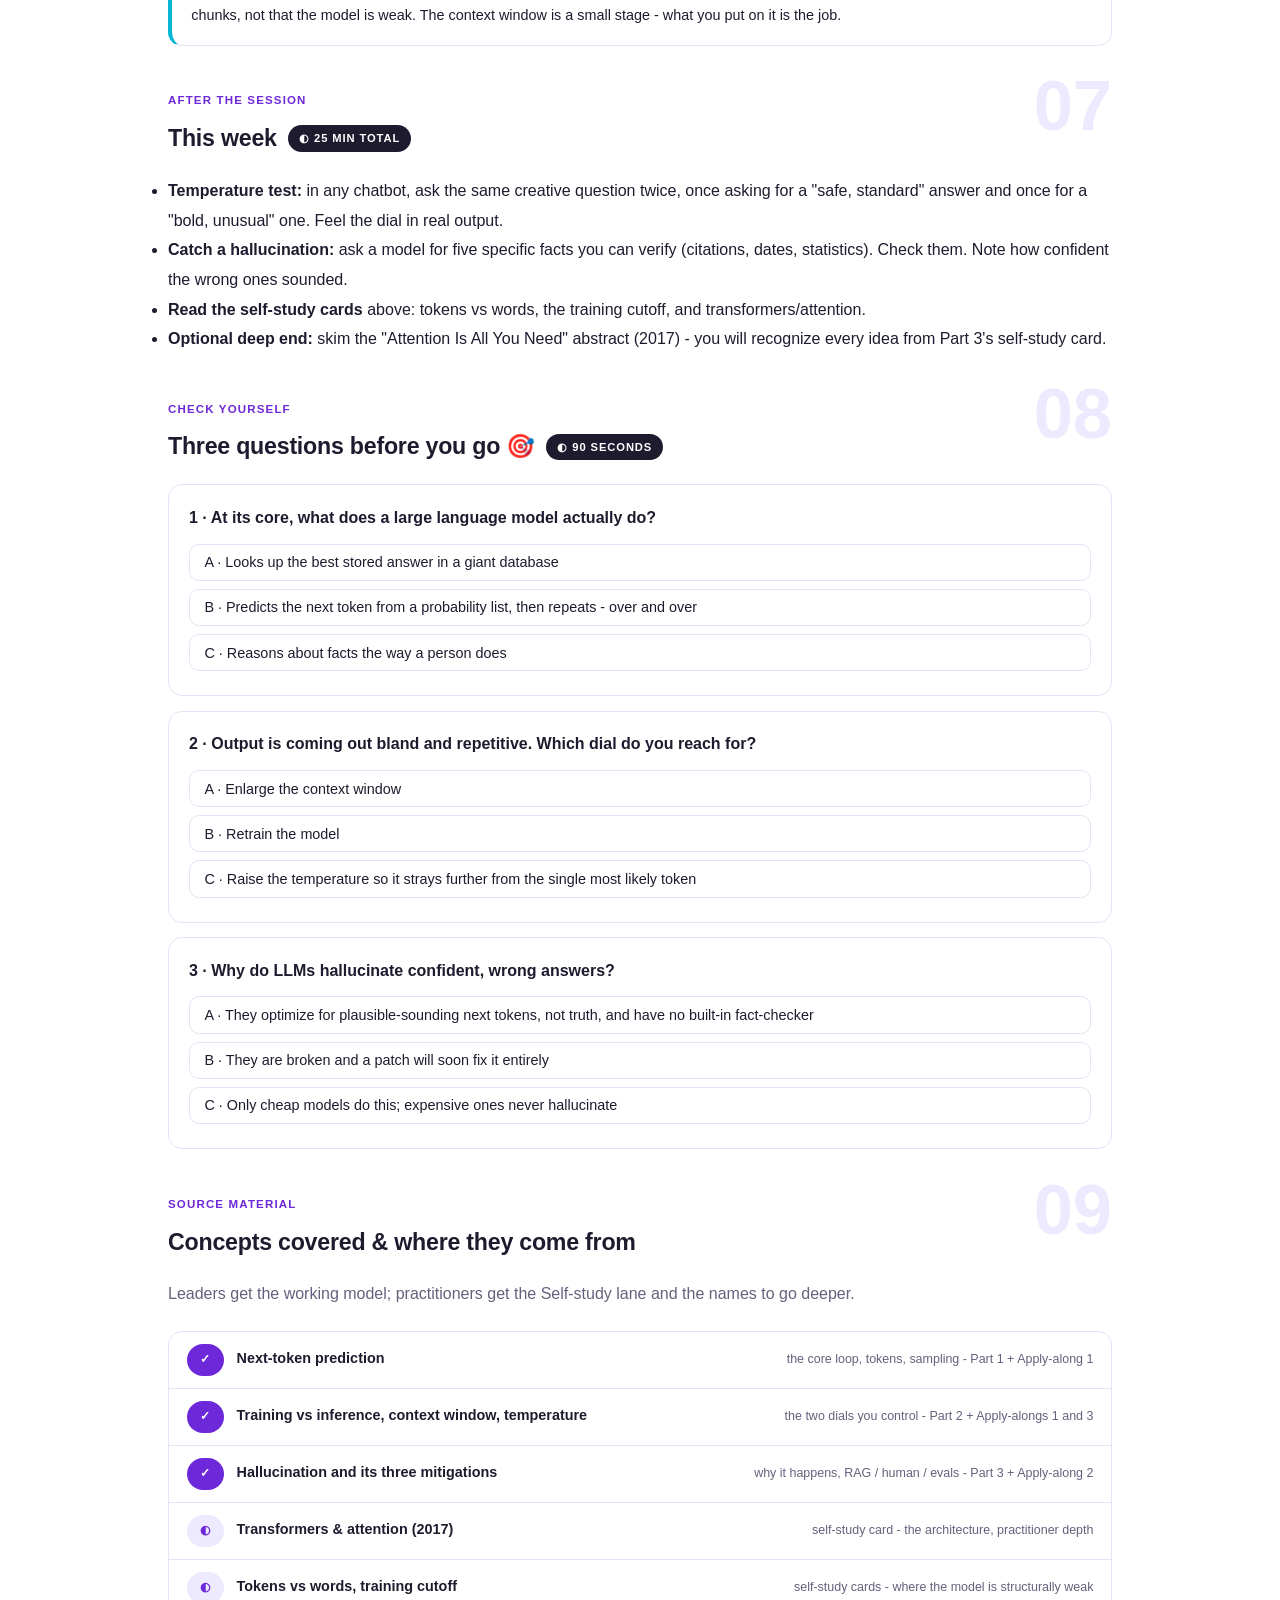
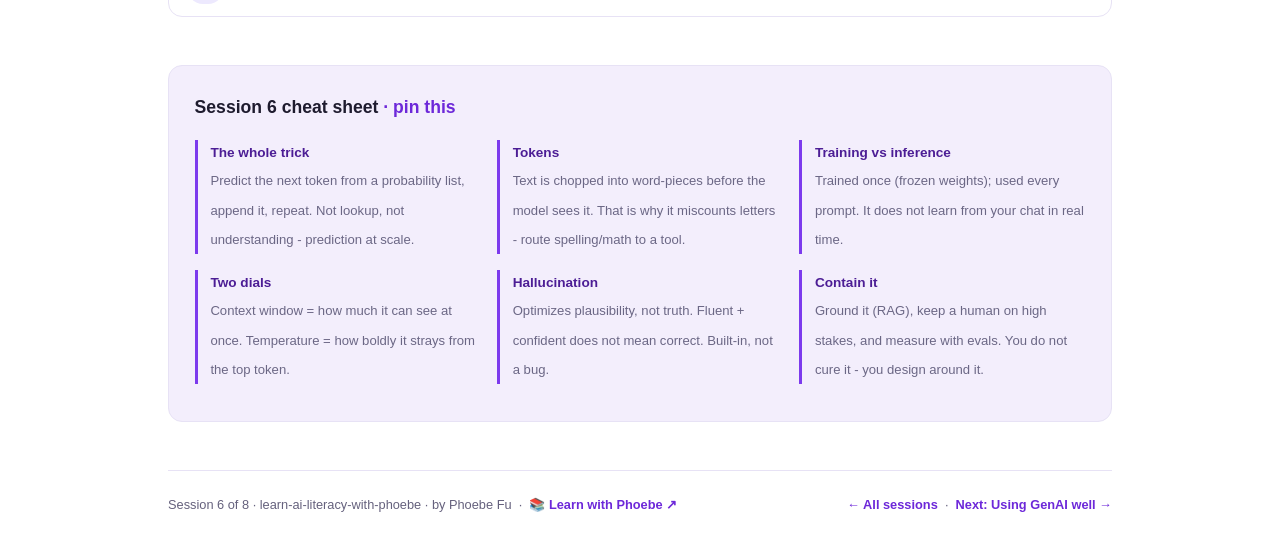
<file: courses/06-how-llms-work.html>
<!DOCTYPE html>
<html lang="en">
<head>
<meta charset="UTF-8">
<meta name="viewport" content="width=device-width, initial-scale=1.0">
<!-- social:start -->
<meta name="description" content="Everything you have built so far - neural nets (S2), embeddings (S3), retrieval (S5) - comes together here. A large language model is a very large neural net that turns text into tokens...">
<meta property="og:type" content="article">
<meta property="og:site_name" content="Learn with Phoebe">
<meta property="og:title" content="How LLMs work: a next-word machine - learn AI literacy with phoebe">
<meta property="og:description" content="Everything you have built so far - neural nets (S2), embeddings (S3), retrieval (S5) - comes together here. A large language model is a very large neural net that turns text into tokens...">
<meta property="og:url" content="https://phoebefu6.github.io/learn-ai-literacy-with-phoebe/courses/06-how-llms-work.html">
<meta property="og:image" content="https://phoebefu6.github.io/learn-ai-literacy-with-phoebe/assets/og-cover.png">
<meta property="og:image:width" content="1200">
<meta property="og:image:height" content="630">
<meta name="twitter:card" content="summary_large_image">
<meta name="twitter:title" content="How LLMs work: a next-word machine - learn AI literacy with phoebe">
<meta name="twitter:description" content="Everything you have built so far - neural nets (S2), embeddings (S3), retrieval (S5) - comes together here. A large language model is a very large neural net that turns text into tokens...">
<meta name="twitter:image" content="https://phoebefu6.github.io/learn-ai-literacy-with-phoebe/assets/og-cover.png">
<!-- social:end -->
<title>Session 6 · How LLMs work - learn AI literacy with phoebe</title>
<link rel="stylesheet" href="../assets/style.css?v=38">
</head>
<body>

<div class="toolbar">
  <div class="wrap">
    <span class="crumb"><a href="../index.html">learn-ai-literacy-with-phoebe</a> / Session 6 of 8</span>
    <button class="btn" id="toggle-all" type="button">Expand all</button>
    <button class="btn primary" id="zoom-toggle" type="button">Projector zoom: off</button>
  </div>
</div>

<header class="masthead">
  <div class="wrap">
    <div class="eyebrow">Learn AI Literacy with Phoebe · Session 6 of 8</div>
    <h1>How LLMs work: <span class="accent">a next-word machine</span></h1>
    <p class="sub">The models behind ChatGPT and Claude feel like magic, so people either over-trust or dismiss them. Both are expensive mistakes. This session opens the box: an LLM predicts the next token from a probability list, over and over. Understand that one loop and everything - context windows, temperature, and why they confidently make things up - stops being mysterious.</p>
    <div class="chip-row">
      <span class="chip level">🟠 Stretch</span>
      <span class="chip audience">Leaders &amp; practitioners</span>
      <span class="chip audience">No code</span>
      <span class="chip time">45 min live + self-study</span>
    </div>
    <div class="agenda">
      <span class="a1" style="flex:1">0-3 · Welcome</span>
      <span class="a2" style="flex:3">3-18 · Concepts</span>
      <span class="a3" style="flex:5">18-40 · Apply-along</span>
      <span class="a4" style="flex:1">40-45 · Q&amp;A</span>
    </div>
  </div>
</header>

<main class="wrap">

  <!-- ============ INTRO ============ -->
  <section class="section" id="intro">
    <div class="section-kicker">
      <span class="klabel">Part 0</span>
      <h2>The demystifying session</h2>
    </div>
    <p class="lede">Everything you have built so far - neural nets (S2), embeddings (S3), retrieval (S5) - comes together here. A large language model is a very large neural net that turns text into tokens, into vectors, and predicts what comes next. No lookup, no database of answers, no understanding in the human sense. Just a staggeringly good next-token guesser. That framing is the difference between using these tools well and being fooled by them.</p>
    <div class="legend">
      <span class="pill solid">Live - presented in session</span>
      <span class="pill light">Self-study - practitioner depth</span>
      <span class="pill amber">★ Apply-along - interactive, everyone plays</span>
      <span class="pill inkpill">Sequel to learn-data-literacy</span>
    </div>
    <div class="callout win">
      <strong>★ What you walk out with today</strong>
      The one-sentence truth of how an LLM works (predict the next token, repeat), a working feel for the two dials you actually control - context window and temperature - and a clear-eyed understanding of why hallucination is baked into the design, so you stop expecting it to behave like a database.
    </div>
  </section>

  <!-- ============ PART 1: NEXT TOKEN ============ -->
  <section class="section" id="next-token">
    <div class="section-kicker">
      <span class="klabel">Part 1 · the whole trick</span>
      <h2>Next-token prediction <span class="tag concept">5 min live</span></h2>
    </div>
    <p class="lede">Give the model the text so far. It produces a probability for every possible next token (a token is a word or word-piece), picks one, appends it, and runs again. That loop, scaled to billions of parameters trained on much of the internet, is the entire mechanism. It is not retrieving a stored answer - it is predicting, token by token.</p>

    <figure class="zoomable">
      <svg viewBox="0 0 880 250" xmlns="http://www.w3.org/2000/svg" role="img" aria-label="A sentence stem followed by a bar chart of next-token probabilities">
        <style>
          .ntH { font: 700 15px Inter, sans-serif; fill: #1E1B2E; }
          .ntM { font: 600 13px "SF Mono", Menlo, monospace; fill: #1E1B2E; }
          .ntL { font: 600 12.5px Inter, sans-serif; fill: #FFFFFF; }
          .ntX { font: 400 12.5px Inter, sans-serif; fill: #6B6785; }
        </style>
        <text class="ntH" x="40" y="40">Given: </text>
        <rect x="110" y="24" width="330" height="26" rx="7" fill="#EDE9FE"/>
        <text class="ntM" x="124" y="42">The weather today is ___</text>
        <text class="ntX" x="460" y="42">predict the next token:</text>
        <rect x="110" y="70" width="255" height="24" rx="6" fill="#6D28D9"/>
        <text class="ntL" x="122" y="87">sunny</text>
        <text class="ntX" x="378" y="87">34%</text>
        <rect x="110" y="102" width="165" height="24" rx="6" fill="#7C3AED"/>
        <text class="ntL" x="122" y="119">cold</text>
        <text class="ntX" x="288" y="119">22%</text>
        <rect x="110" y="134" width="135" height="24" rx="6" fill="#7C3AED"/>
        <text class="ntL" x="122" y="151">warm</text>
        <text class="ntX" x="258" y="151">18%</text>
        <rect x="110" y="166" width="105" height="24" rx="6" fill="#C4B5FD"/>
        <text class="ntX" x="122" y="183" style="fill:#1E1B2E">rainy</text>
        <text class="ntX" x="228" y="183">14%</text>
        <rect x="110" y="198" width="90" height="24" rx="6" fill="#C4B5FD"/>
        <text class="ntX" x="122" y="215" style="fill:#1E1B2E">nice</text>
        <text class="ntX" x="213" y="215">12%</text>
        <rect x="560" y="90" width="280" height="110" rx="12" fill="#06B6D4"/>
        <text class="ntL" x="580" y="120" style="fill:#053640;font-weight:700">Pick one -&gt; append -&gt; repeat</text>
        <text class="ntL" x="580" y="146" style="fill:#053640">"The weather today is sunny"</text>
        <text class="ntL" x="580" y="170" style="fill:#053640">then predict the NEXT token,</text>
        <text class="ntL" x="580" y="188" style="fill:#053640">and the next, forever.</text>
      </svg>
      <figcaption>🔍 Click to zoom - one prediction step; a whole answer is thousands of these</figcaption>
    </figure>

    <details class="card" open>
      <summary><span class="mode live">Live</span>Predicting, not retrieving<span class="mini">3 min</span><span class="caret">▶</span></summary>
      <div class="body">
        <ul>
          <li><strong>A token is a word chunk.</strong> "unbelievable" might be un + believ + able. The model works in tokens, not letters or whole words - which is why it can miscount the letters in a word (self-study).</li>
          <li><strong>Every step is a probability list.</strong> The model does not "know" the answer; it computes how likely each token is to come next given everything so far, then samples one.</li>
          <li><strong>Fluency is the point, not a side effect.</strong> It was trained to make text that sounds like its training data. Sounding right and being right are different goals - hold onto that for Part 3.</li>
        </ul>
        <div class="callout example">
          <span class="ex-pill">Real world</span>
          <p>Autocomplete on your phone is a tiny version of the same idea: it guesses your next word from the last few. An LLM is that, scaled up by a factor of billions and fed the internet - enough that "guess the next token" produces essays, code, and arguments. Same loop, wildly different scale.</p>
        </div>
      </div>
    </details>

    <details class="card">
      <summary><span class="mode self">Self-study</span>Tokens vs words, and the "strawberry" trap<span class="mini">2 min read</span><span class="caret">▶</span></summary>
      <div class="body">
        <p>Ask some models "how many r's in strawberry?" and they stumble. Not because they are dumb - because they never see letters. Text is chopped into tokens before the model sees it, so "strawberry" might arrive as a few chunks with no letter-level view. Counting characters is genuinely hard for a system that thinks in tokens. The lesson for practitioners: LLMs are weak exactly where the task lives below the token (spelling, arithmetic digit-by-digit, exact character edits) - route those to a tool (Session 7's agents) instead of trusting the model.</p>
      </div>
    </details>
  </section>

  <!-- ============ PART 2: TRAINING, CONTEXT, TEMPERATURE ============ -->
  <section class="section" id="dials">
    <div class="section-kicker">
      <span class="klabel">Part 2 · what you actually control</span>
      <h2>Training vs inference, context, temperature <span class="tag concept">5 min live</span></h2>
    </div>
    <p class="lede">Two moments matter: training (once, expensive, bakes patterns into the weights) and inference (every time you prompt it). At inference you control two dials that decide almost everything about the output: how much it can see (context window) and how boldly it strays from the safest token (temperature).</p>

    <figure class="zoomable">
      <svg viewBox="0 0 880 240" xmlns="http://www.w3.org/2000/svg" role="img" aria-label="Training bakes weights once; inference uses them on each prompt">
        <style>
          .tiT { font: 700 14px Inter, sans-serif; fill: #FFFFFF; }
          .tiS { font: 400 11.5px Inter, sans-serif; fill: #FFFFFF; opacity: .9; }
          .tiH { font: 700 13px Inter, sans-serif; fill: #1E1B2E; }
          .tiX { font: 400 12px Inter, sans-serif; fill: #6B6785; }
          .tiA { stroke: #CFC9E6; stroke-width: 3; fill: none; marker-end: url(#tiAh); }
        </style>
        <defs>
          <marker id="tiAh" markerWidth="9" markerHeight="9" refX="6" refY="3" orient="auto">
            <path d="M0,0 L6,3 L0,6" fill="none" stroke="#CFC9E6" stroke-width="1.5"/>
          </marker>
        </defs>
        <text class="tiH" x="40" y="34">TRAINING · once, months, millions of dollars</text>
        <rect x="40" y="46" width="220" height="56" rx="12" fill="#4C1D95"/>
        <text class="tiT" x="58" y="70">Most of the internet</text>
        <text class="tiS" x="58" y="88">books, code, web, forums</text>
        <line class="tiA" x1="262" y1="74" x2="330" y2="74"/>
        <rect x="333" y="46" width="200" height="56" rx="12" fill="#6D28D9"/>
        <text class="tiT" x="351" y="70">Frozen weights</text>
        <text class="tiS" x="351" y="88">patterns baked in, fixed</text>
        <text class="tiH" x="40" y="146">INFERENCE · every prompt, seconds, cents</text>
        <rect x="40" y="158" width="200" height="56" rx="12" fill="#7C3AED"/>
        <text class="tiT" x="58" y="182">Your prompt</text>
        <text class="tiS" x="58" y="200">+ context window (memory)</text>
        <line class="tiA" x1="242" y1="186" x2="310" y2="186"/>
        <rect x="313" y="158" width="200" height="56" rx="12" fill="#7C3AED"/>
        <text class="tiT" x="331" y="182">Frozen weights run</text>
        <text class="tiS" x="331" y="200">temperature sets boldness</text>
        <line class="tiA" x1="515" y1="186" x2="583" y2="186"/>
        <rect x="586" y="158" width="200" height="56" rx="12" fill="#06B6D4"/>
        <text class="tiT" x="604" y="182" style="fill:#053640">Tokens out</text>
        <text class="tiS" x="604" y="200" style="fill:#053640;opacity:.9">your answer, one at a time</text>
        <text class="tiX" x="586" y="120">The weights never change when you chat.</text>
        <text class="tiX" x="586" y="138">"Learning from our chat" is a myth.</text>
      </svg>
      <figcaption>🔍 Click to zoom - trained once, used endlessly; only the prompt and dials change per call</figcaption>
    </figure>

    <details class="card" open>
      <summary><span class="mode live">Live</span>Context and temperature, in plain terms<span class="mini">3 min</span><span class="caret">▶</span></summary>
      <div class="body">
        <ul>
          <li><strong>Context window = short-term memory.</strong> Everything the model can "see" at once - your prompt, the conversation, any documents you paste. Past the limit, earlier content falls out of view. Bigger windows (now hundreds of pages) changed what is possible, but they are not infinite and cost more.</li>
          <li><strong>Temperature = boldness.</strong> Low temperature almost always grabs the top token (focused, repetitive, good for facts). High temperature flattens the odds so unlikely tokens can win (creative, surprising, riskier). You will feel this in the widget.</li>
          <li><strong>The weights are frozen at inference.</strong> ChatGPT does not learn from your conversation in real time. Genuinely updating the model means retraining or fine-tuning (Session 7) - a deliberate, separate act.</li>
        </ul>
        <div class="callout tip">
          <strong>The exec move</strong>
          When output is too samey, raise temperature; too wild or off-task, lower it. When it "forgets" what you said earlier, you have hit the context window - not a bug, a budget. Both are dials, not defects.
        </div>
      </div>
    </details>

    <details class="card">
      <summary><span class="mode self">Self-study</span>Why the model does not know last week's news<span class="mini">2 min read</span><span class="caret">▶</span></summary>
      <div class="body">
        <p>Training has a cutoff date - the model only saw data up to some point, then its weights froze. Anything after that simply is not in there. That is why models get recent events wrong or refuse them, and why grounding matters: to answer about your latest data or today's news, you feed it in at inference time via the context window (paste it, or retrieve it with RAG from Session 5). The model supplies fluency and reasoning-shaped patterns; you supply the current facts. Confusing "it was trained on a lot" with "it knows everything now" is a top source of trust errors.</p>
      </div>
    </details>
  </section>

  <!-- ============ PART 3: HALLUCINATION ============ -->
  <section class="section" id="hallucination">
    <div class="section-kicker">
      <span class="klabel">Part 3 · the built-in failure</span>
      <h2>Why they hallucinate <span class="tag concept">5 min live</span></h2>
    </div>
    <p class="lede">A hallucination is a confident, fluent, wrong answer. It happens because the model optimizes for plausible next tokens, not for truth - and it has no built-in fact-checker. When it does not "know", it does not stop; it generates the most likely-sounding continuation, which can be a convincing fabrication. This is a property of the mechanism, not a bug you can fully patch. So you design around it.</p>

    <figure class="zoomable">
      <svg viewBox="0 0 880 240" xmlns="http://www.w3.org/2000/svg" role="img" aria-label="A fluent but false answer, with three mitigations branching off">
        <style>
          .haT { font: 700 13.5px Inter, sans-serif; fill: #FFFFFF; }
          .haS { font: 400 11.5px Inter, sans-serif; fill: #FFFFFF; opacity: .92; }
          .haX { font: 400 12.5px Inter, sans-serif; fill: #6B6785; }
          .haA { stroke: #CFC9E6; stroke-width: 2.5; fill: none; marker-end: url(#haAh); }
        </style>
        <defs>
          <marker id="haAh" markerWidth="8" markerHeight="8" refX="6" refY="3" orient="auto">
            <path d="M0,0 L6,3 L0,6" fill="none" stroke="#CFC9E6" stroke-width="1.5"/>
          </marker>
        </defs>
        <rect x="40" y="90" width="250" height="70" rx="12" fill="#B42318"/>
        <text class="haT" x="58" y="118">"Fluent but false"</text>
        <text class="haS" x="58" y="138">confident cited case that</text>
        <text class="haS" x="58" y="154">never existed</text>
        <text class="haX" x="40" y="196">Optimizes plausibility, not truth. No internal fact-checker.</text>
        <line class="haA" x1="290" y1="106" x2="360" y2="70"/>
        <line class="haA" x1="290" y1="125" x2="360" y2="125"/>
        <line class="haA" x1="290" y1="144" x2="360" y2="180"/>
        <rect x="363" y="44" width="300" height="52" rx="11" fill="#6D28D9"/>
        <text class="haT" x="381" y="66">Ground it (RAG)</text>
        <text class="haS" x="381" y="84">feed real documents at inference - Session 5</text>
        <rect x="363" y="102" width="300" height="52" rx="11" fill="#7C3AED"/>
        <text class="haT" x="381" y="124">Human in the loop</text>
        <text class="haS" x="381" y="142">a person checks before it counts</text>
        <rect x="363" y="160" width="300" height="52" rx="11" fill="#06B6D4"/>
        <text class="haT" x="381" y="182" style="fill:#053640">Evals</text>
        <text class="haS" x="381" y="200" style="fill:#053640;opacity:.9">test against known answers - Session 7</text>
      </svg>
      <figcaption>🔍 Click to zoom - you do not cure hallucination, you contain it</figcaption>
    </figure>

    <details class="card" open>
      <summary><span class="mode live">Live</span>Design around it, do not wish it away<span class="mini">3 min</span><span class="caret">▶</span></summary>
      <div class="body">
        <ul>
          <li><strong>Fluent and confident is not evidence.</strong> The model has the same smooth tone whether it is right or inventing. Never read confidence as accuracy.</li>
          <li><strong>Ground it.</strong> Give the model the real facts in the prompt (paste them, or retrieve with RAG). It is far more reliable summarizing what you handed it than recalling from training.</li>
          <li><strong>Keep a human on high-stakes output.</strong> Legal, medical, financial, anything published in your name - a person verifies before it counts. Session 8 makes this a governance rule.</li>
          <li><strong>Measure it.</strong> Evals (Session 7) tell you the real error rate on your task, so "seems fine" becomes a number you can manage.</li>
        </ul>
        <div class="callout example">
          <span class="ex-pill">Real world</span>
          <p>In 2023 two lawyers filed a brief citing six court cases an LLM had invented, complete with fake quotes and citation numbers. The model was not malfunctioning - it produced plausible-looking legal text, which is exactly what it does. The failure was trusting fluency without verification. A grounding step or a human check would have caught all six.</p>
        </div>
      </div>
    </details>

    <details class="card">
      <summary><span class="mode self">Self-study</span>Transformers and attention, in one honest paragraph<span class="mini">3 min read</span><span class="caret">▶</span></summary>
      <div class="body">
        <p>The architecture behind modern LLMs is the <strong>transformer</strong> (2017, "Attention Is All You Need"). Its key trick is <strong>attention</strong>: for each token it is about to predict, the model weighs which earlier tokens matter most and how they relate - so "it" in a sentence can attend to the noun it refers to twenty words back. Stacking many attention layers lets the model track long-range structure in language, which is why transformers blew past the older sequence models (RNNs/LSTMs) that struggled to remember far back. You do not need the math; you need the intuition: attention is the mechanism that lets a next-token predictor stay coherent across a long passage. That coherence is why it feels like understanding - and why it is easy to over-trust.</p>
      </div>
    </details>
  </section>

  <!-- ============ DEMO 1 ============ -->
  <section class="section" id="demo-1">
    <div class="section-kicker">
      <span class="klabel">Apply-along 1 of 3</span>
      <h2>Be the LLM <span class="tag demo">★ 10 min · everyone plays</span></h2>
    </div>
    <p class="lede">Build a sentence one token at a time, straight from the probability list - then move the temperature dial and watch the odds change shape. This is the whole mechanism in your hands.</p>
    <div class="widget" data-widget="tokenpredictor" data-config='{"title": "★ Be the LLM - pick the next token, feel the temperature", "intro": "Choose a sentence start, then pick tokens from the probability list. Slide temperature and watch the odds sharpen or flatten."}'></div>
    <div class="callout tip">
      <strong>The debrief</strong>
      At low temperature the top token dominates - predictable, safe, a little boring. Crank it up and long-shot tokens start winning: more creative, and exactly where nonsense sneaks in. You just felt the dial behind both "why is it so bland?" and "why did it make that up?".
    </div>
  </section>

  <!-- ============ DEMO 2 ============ -->
  <section class="section" id="demo-2">
    <div class="section-kicker">
      <span class="klabel">Apply-along 2 of 3</span>
      <h2>Rank the hallucination risk <span class="tag demo">★ 6 min · everyone judges</span></h2>
    </div>
    <div class="steps">
      <div class="step"><p>Four tasks: (a) summarize a document you paste in, (b) cite a specific court case from memory, (c) brainstorm 20 product names, (d) state a medication dose.</p></div>
      <div class="step"><p>Rank them by hallucination danger. Ask for each: is the model grounded in facts you gave it, or recalling from training? Is the output verifiable? What is the cost of being wrong?</p></div>
      <div class="step"><p>Land the pattern: grounded + low-stakes + easy-to-verify (summary, brainstorm) is safe; recall + high-stakes + hard-to-verify (case citation, dose) is dangerous - and needs grounding plus a human.</p></div>
      <div class="step"><p>Map one real task from your work onto this spectrum. Decide its guardrail now.</p></div>
    </div>
  </section>

  <!-- ============ DEMO 3 ============ -->
  <section class="section" id="demo-3">
    <div class="section-kicker">
      <span class="klabel">Apply-along 3 of 3</span>
      <h2>Budget the context window <span class="tag demo">★ 6 min · everyone plans</span></h2>
    </div>
    <div class="steps">
      <div class="step"><p>Take a real big-input task: "analyze this 100-page contract" or "answer from our 500-page handbook".</p></div>
      <div class="step"><p>The whole thing will not fit in one context window. List your options: paste the most relevant sections only, or retrieve the right chunks on demand (RAG, Session 5) and feed just those.</p></div>
      <div class="step"><p>Notice the realization: the quality ceiling is set by which chunks you retrieve, not by the model. Retrieval quality = answer quality.</p></div>
      <div class="step"><p>Write one line: for your task, how would you get the right few pages in front of the model? That sentence is your S7 starting point.</p></div>
    </div>
    <div class="callout example">
      <span class="ex-pill">Real world</span>
      <p>"We fed the AI our whole wiki and it still gave wrong answers" almost always means the retrieval picked the wrong chunks, not that the model is weak. The context window is a small stage - what you put on it is the job.</p>
    </div>
  </section>

  <!-- ============ HOMEWORK ============ -->
  <section class="section" id="exercise">
    <div class="section-kicker">
      <span class="klabel">After the session</span>
      <h2>This week <span class="tag exercise">◐ 25 min total</span></h2>
    </div>
    <ul>
      <li><strong>Temperature test:</strong> in any chatbot, ask the same creative question twice, once asking for a "safe, standard" answer and once for a "bold, unusual" one. Feel the dial in real output.</li>
      <li><strong>Catch a hallucination:</strong> ask a model for five specific facts you can verify (citations, dates, statistics). Check them. Note how confident the wrong ones sounded.</li>
      <li><strong>Read the self-study cards</strong> above: tokens vs words, the training cutoff, and transformers/attention.</li>
      <li><strong>Optional deep end:</strong> skim the "Attention Is All You Need" abstract (2017) - you will recognize every idea from Part 3's self-study card.</li>
    </ul>
  </section>

  <!-- ============ QUIZ ============ -->
  <section class="section" id="quiz">
    <div class="section-kicker">
      <span class="klabel">Check yourself</span>
      <h2>Three questions before you go 🎯 <span class="tag exercise">◐ 90 seconds</span></h2>
    </div>
    <div class="quiz-q" data-answer="1">
      <p class="qtext">1 · At its core, what does a large language model actually do?</p>
      <button class="qopt" type="button">A · Looks up the best stored answer in a giant database</button>
      <button class="qopt" type="button">B · Predicts the next token from a probability list, then repeats - over and over</button>
      <button class="qopt" type="button">C · Reasons about facts the way a person does</button>
      <p class="qwhy">It is a next-token predictor scaled up enormously. No lookup, no stored answers, no human-style reasoning - just probability over the next chunk of text, again and again.</p>
    </div>
    <div class="quiz-q" data-answer="2">
      <p class="qtext">2 · Output is coming out bland and repetitive. Which dial do you reach for?</p>
      <button class="qopt" type="button">A · Enlarge the context window</button>
      <button class="qopt" type="button">B · Retrain the model</button>
      <button class="qopt" type="button">C · Raise the temperature so it strays further from the single most likely token</button>
      <p class="qwhy">Temperature is boldness. Low = safe and samey, high = creative and riskier. Context window is about how much it can see, not how adventurous it is.</p>
    </div>
    <div class="quiz-q" data-answer="0">
      <p class="qtext">3 · Why do LLMs hallucinate confident, wrong answers?</p>
      <button class="qopt" type="button">A · They optimize for plausible-sounding next tokens, not truth, and have no built-in fact-checker</button>
      <button class="qopt" type="button">B · They are broken and a patch will soon fix it entirely</button>
      <button class="qopt" type="button">C · Only cheap models do this; expensive ones never hallucinate</button>
      <p class="qwhy">Hallucination is a property of how the mechanism works. Bigger models hallucinate less but never zero. You contain it with grounding, human review, and evals.</p>
    </div>
    <p class="quiz-score"></p>
  </section>

  <!-- ============ SOURCES ============ -->
  <section class="section" id="official">
    <div class="section-kicker">
      <span class="klabel">Source material</span>
      <h2>Concepts covered &amp; where they come from</h2>
    </div>
    <p class="lede">Leaders get the working model; practitioners get the Self-study lane and the names to go deeper.</p>
    <div class="covered">
      <div class="covered-row"><span class="status pill solid">✓</span><span class="name">Next-token prediction</span><span class="note">the core loop, tokens, sampling - Part 1 + Apply-along 1</span></div>
      <div class="covered-row"><span class="status pill solid">✓</span><span class="name">Training vs inference, context window, temperature</span><span class="note">the two dials you control - Part 2 + Apply-alongs 1 and 3</span></div>
      <div class="covered-row"><span class="status pill solid">✓</span><span class="name">Hallucination and its three mitigations</span><span class="note">why it happens, RAG / human / evals - Part 3 + Apply-along 2</span></div>
      <div class="covered-row"><span class="status pill light">◐</span><span class="name">Transformers &amp; attention (2017)</span><span class="note">self-study card - the architecture, practitioner depth</span></div>
      <div class="covered-row"><span class="status pill light">◐</span><span class="name">Tokens vs words, training cutoff</span><span class="note">self-study cards - where the model is structurally weak</span></div>
    </div>
  </section>

  <!-- ============ CHEAT SHEET ============ -->
  <section class="cheat" id="cheatsheet">
    <h3>Session 6 cheat sheet <span>· pin this</span></h3>
    <div class="grid-2">
      <div class="cheat-item"><b>The whole trick</b><span>Predict the next token from a probability list, append it, repeat. Not lookup, not understanding - prediction at scale.</span></div>
      <div class="cheat-item"><b>Tokens</b><span>Text is chopped into word-pieces before the model sees it. That is why it miscounts letters - route spelling/math to a tool.</span></div>
      <div class="cheat-item"><b>Training vs inference</b><span>Trained once (frozen weights); used every prompt. It does not learn from your chat in real time.</span></div>
      <div class="cheat-item"><b>Two dials</b><span>Context window = how much it can see at once. Temperature = how boldly it strays from the top token.</span></div>
      <div class="cheat-item"><b>Hallucination</b><span>Optimizes plausibility, not truth. Fluent + confident does not mean correct. Built-in, not a bug.</span></div>
      <div class="cheat-item"><b>Contain it</b><span>Ground it (RAG), keep a human on high stakes, and measure with evals. You do not cure it - you design around it.</span></div>
    </div>
  </section>

  <footer class="pagefoot">
    <span>Session 6 of 8 · learn-ai-literacy-with-phoebe · by Phoebe Fu &nbsp;·&nbsp; 📚 <a href="https://phoebefu6.github.io/learn-with-phoebe/">Learn with Phoebe ↗</a></span>
    <span><a href="../index.html">← All sessions</a> &nbsp;·&nbsp; <a href="07-using-genai-well.html">Next: Using GenAI well →</a></span>
  </footer>

</main>

<script src="../assets/app.js?v=37"></script>
<script src="../assets/widgets.js?v=17"></script>
</body>
</html>
</file>
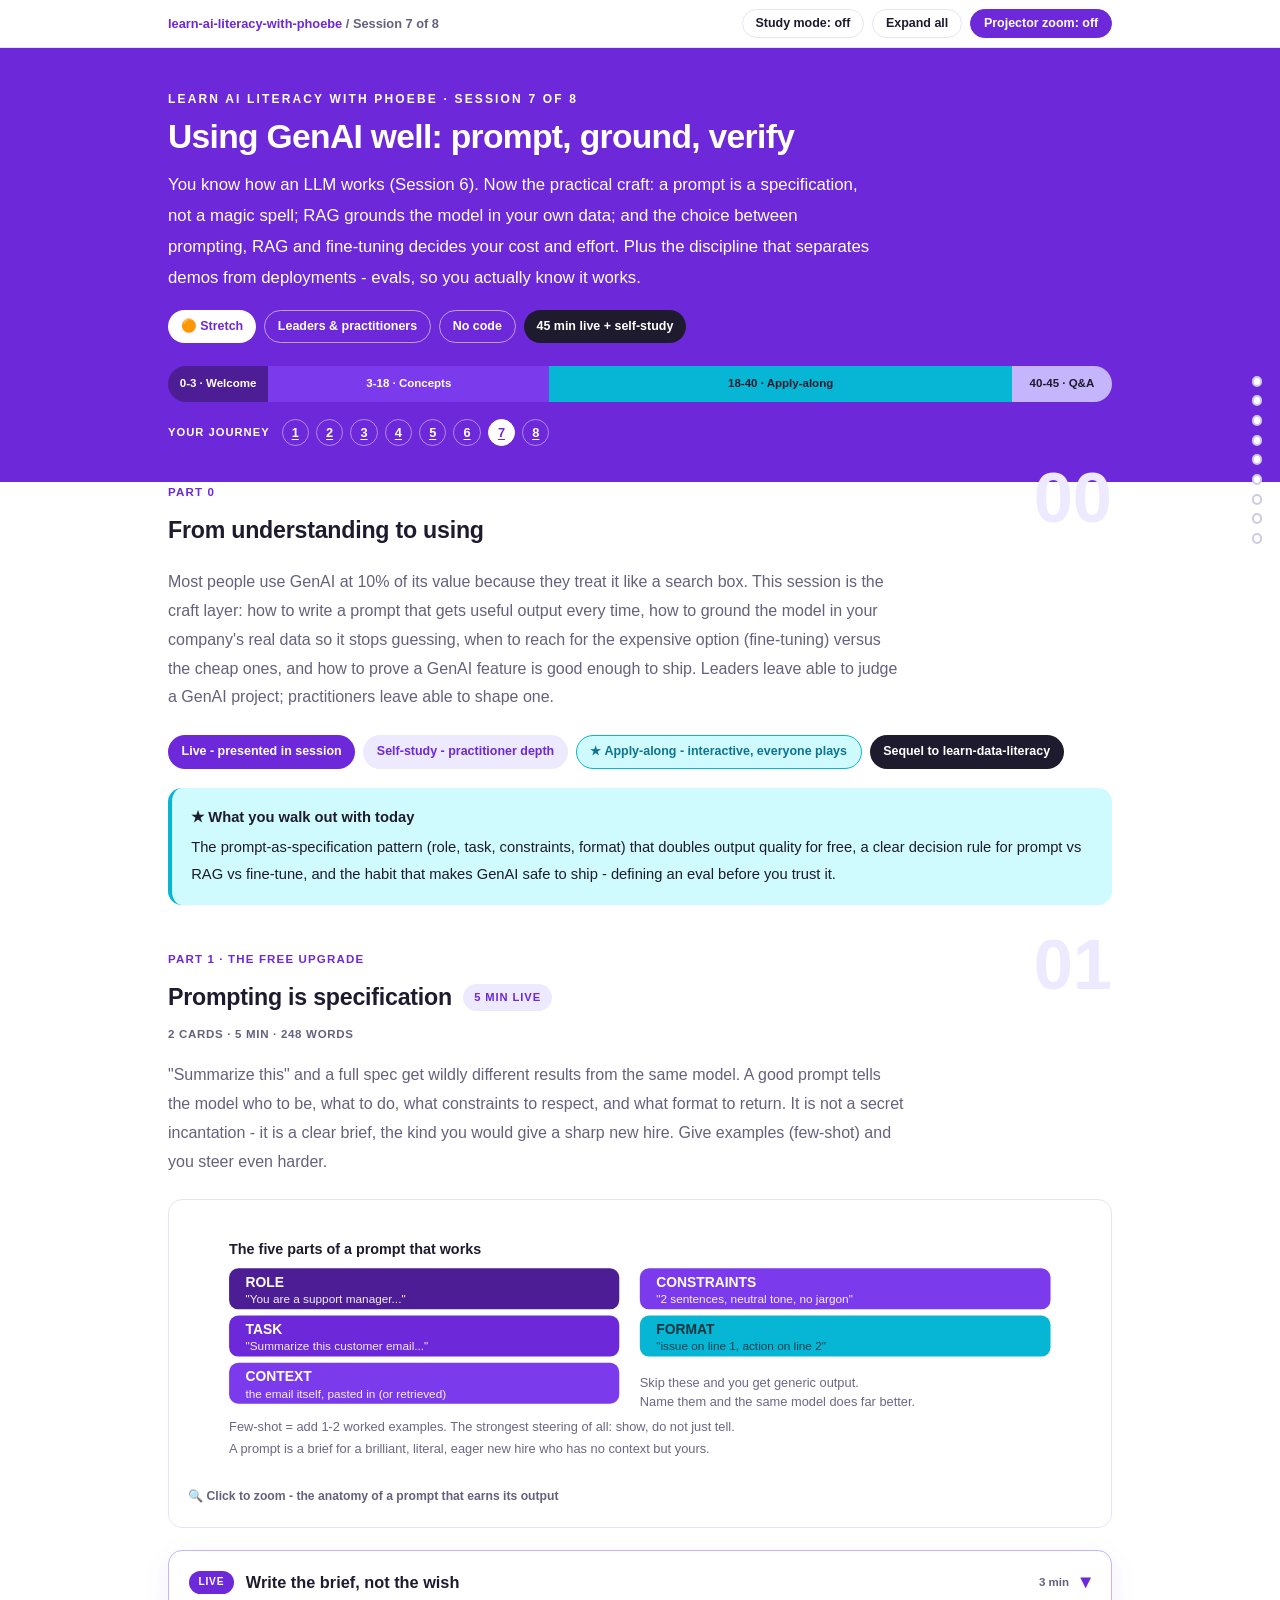
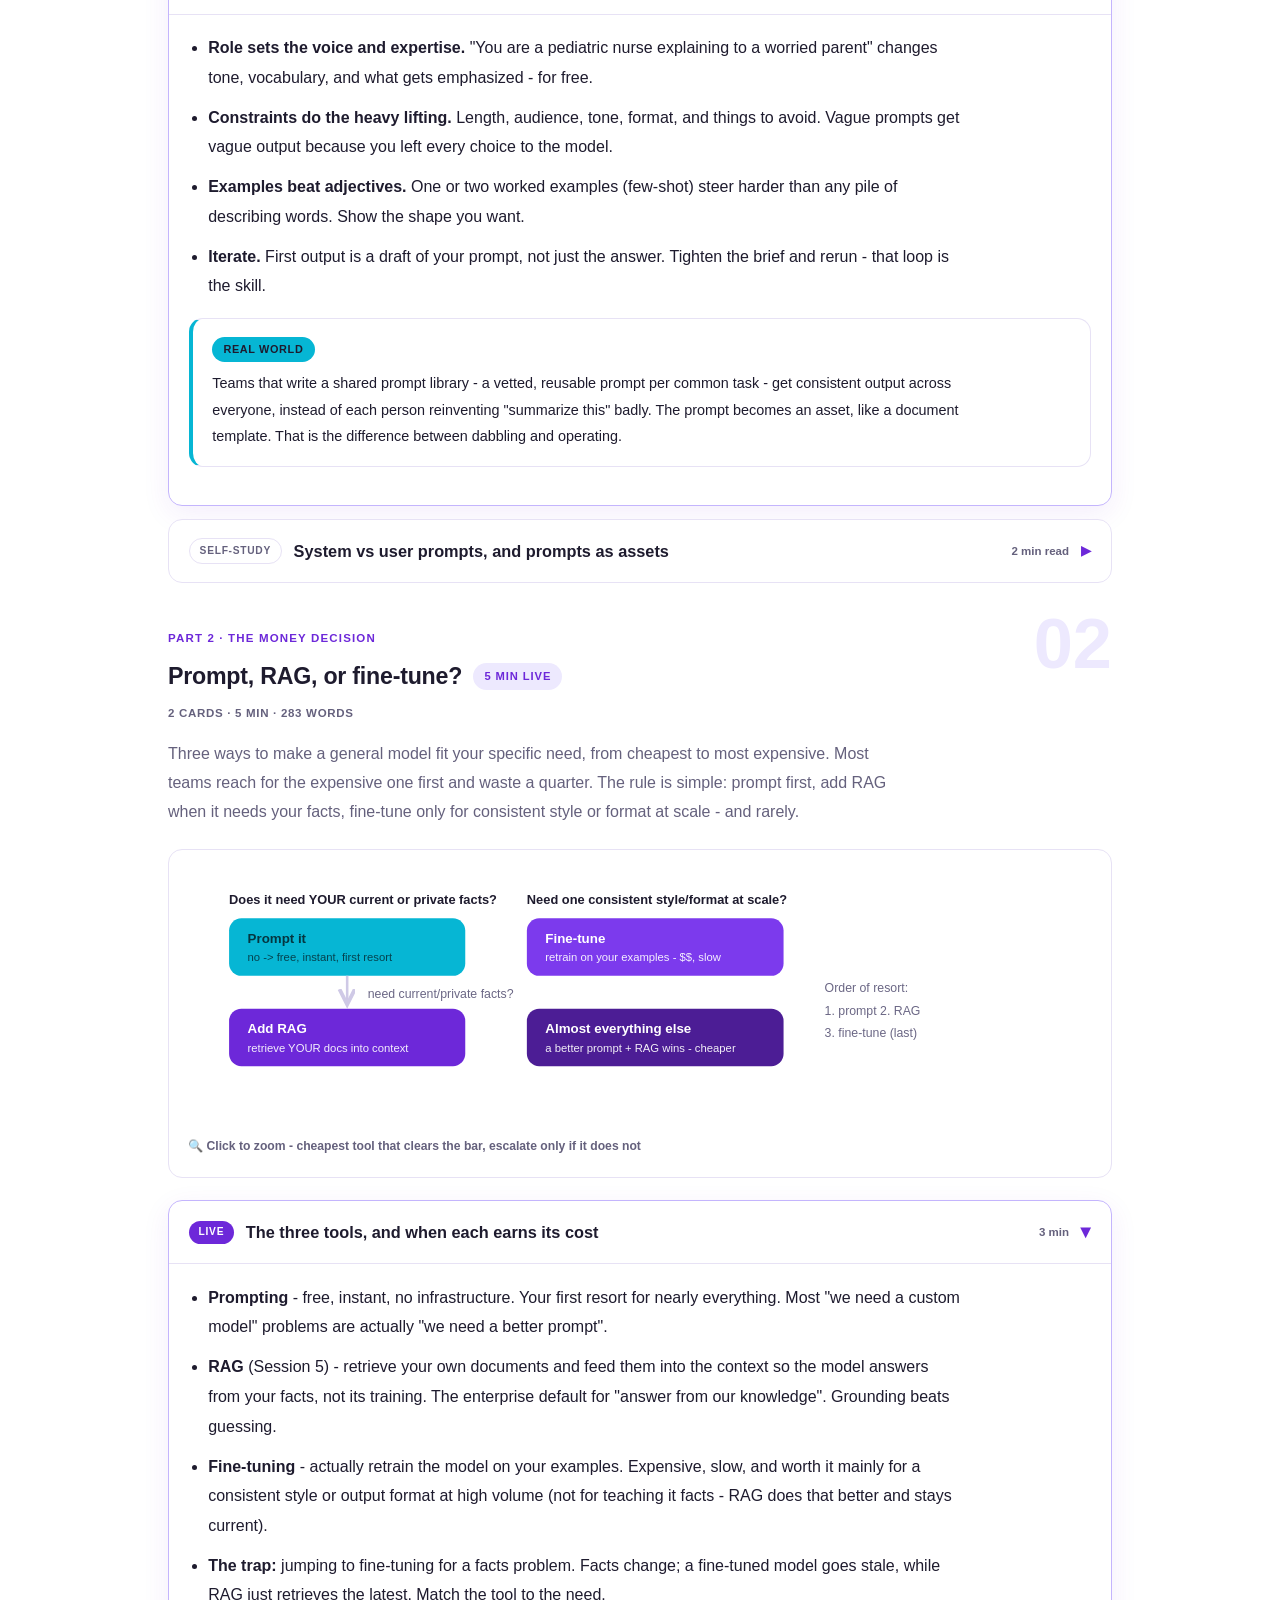
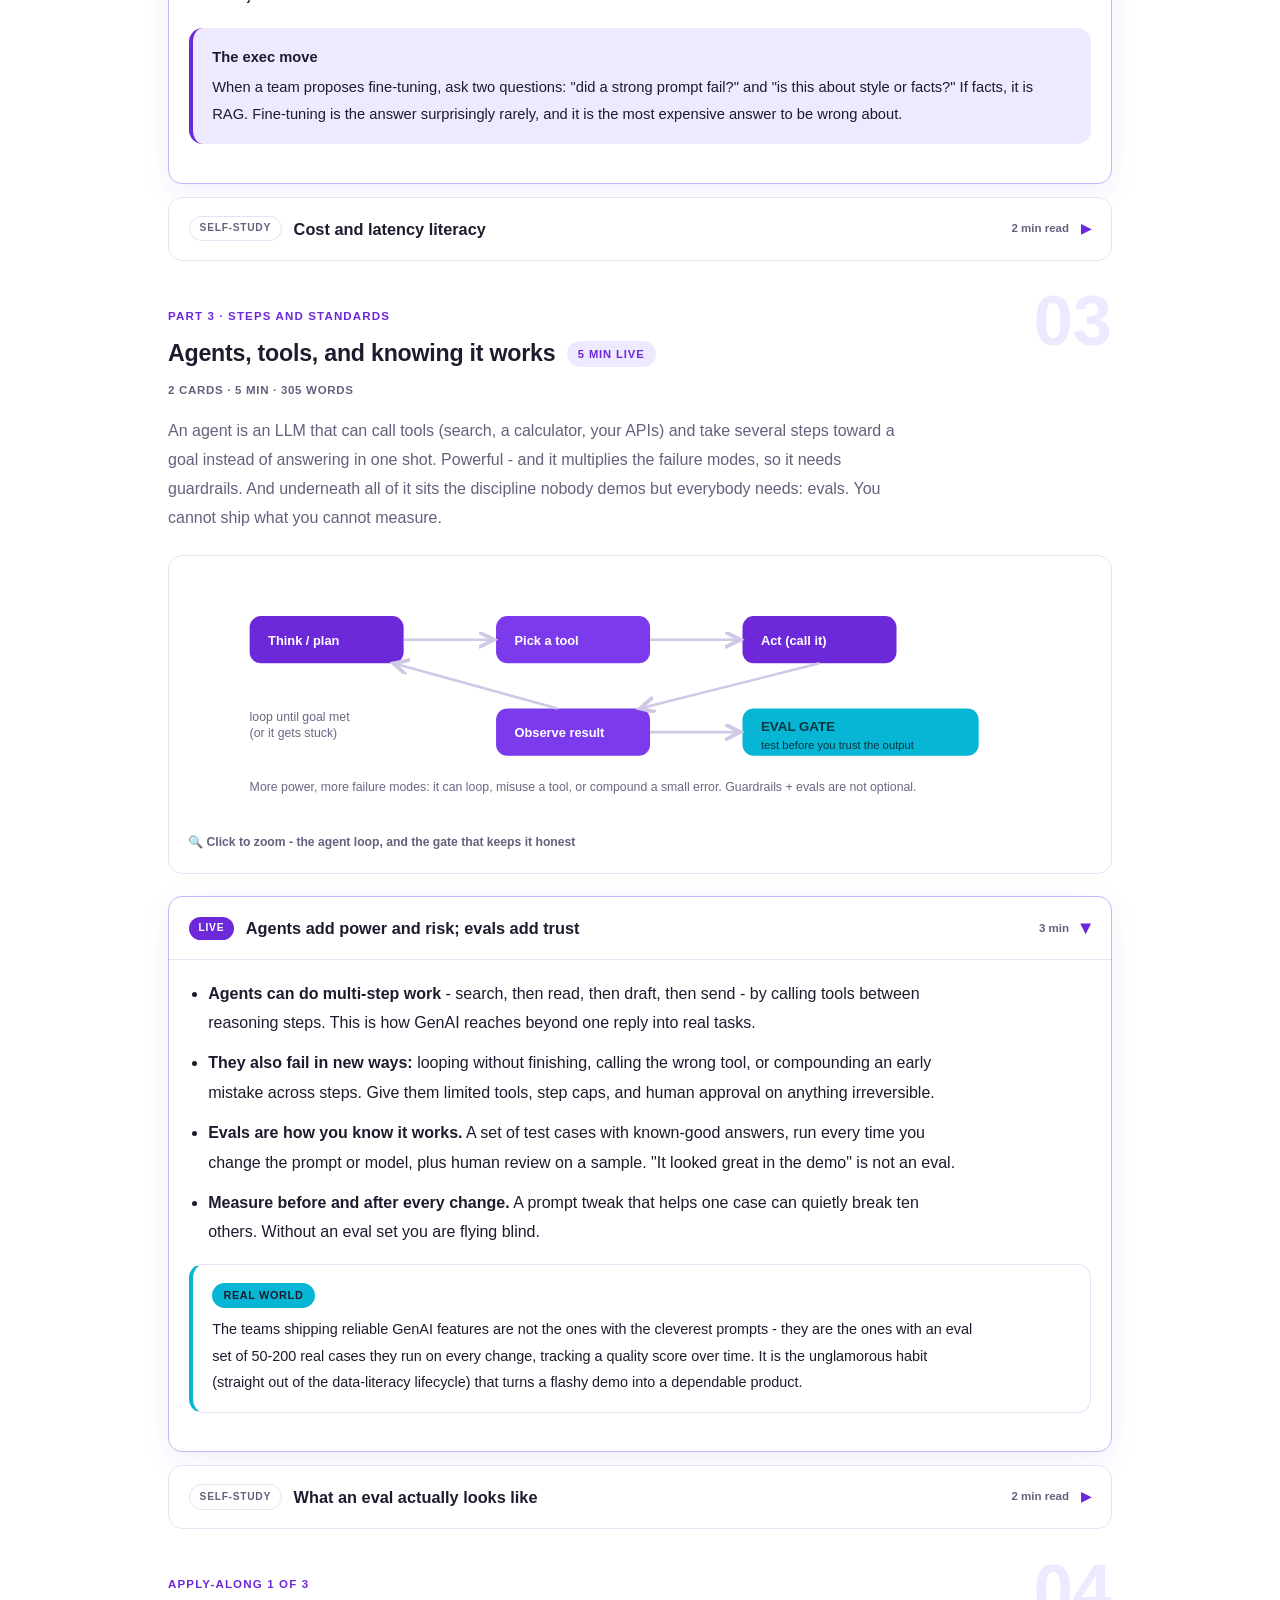
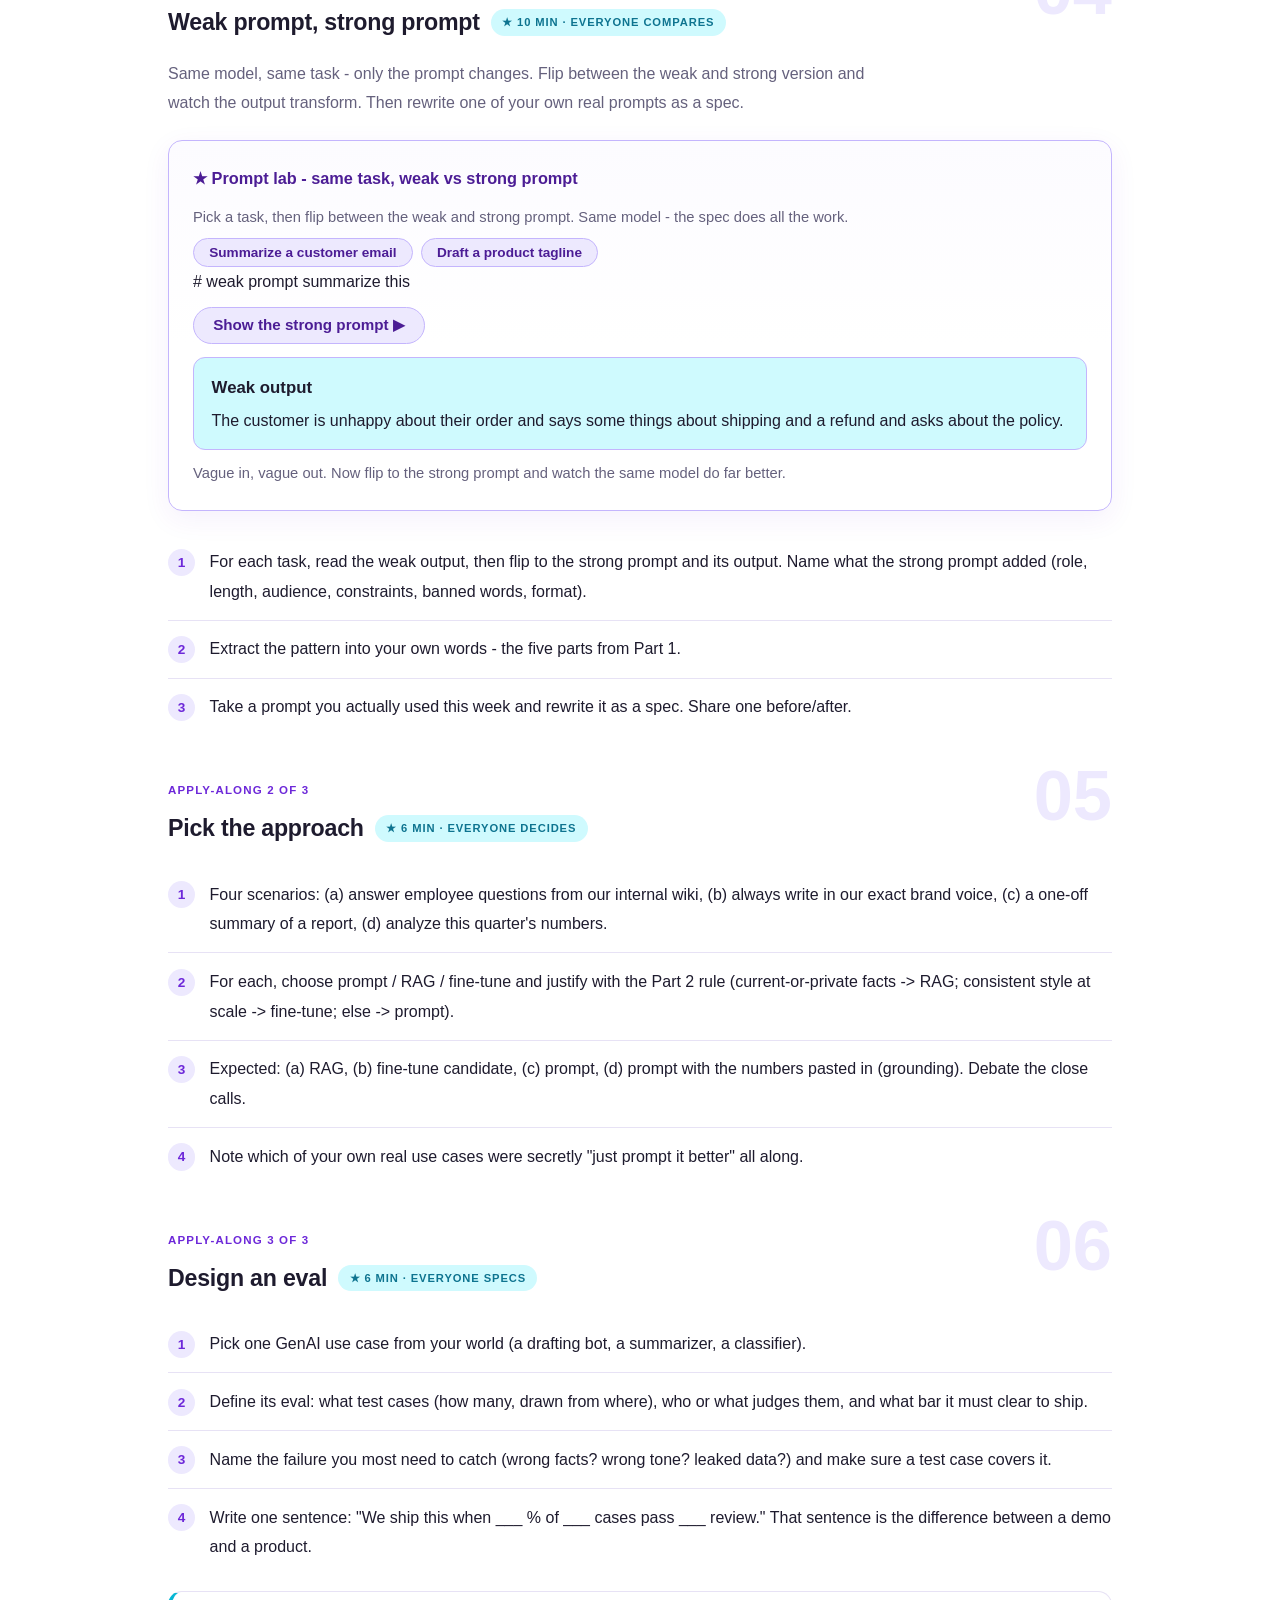
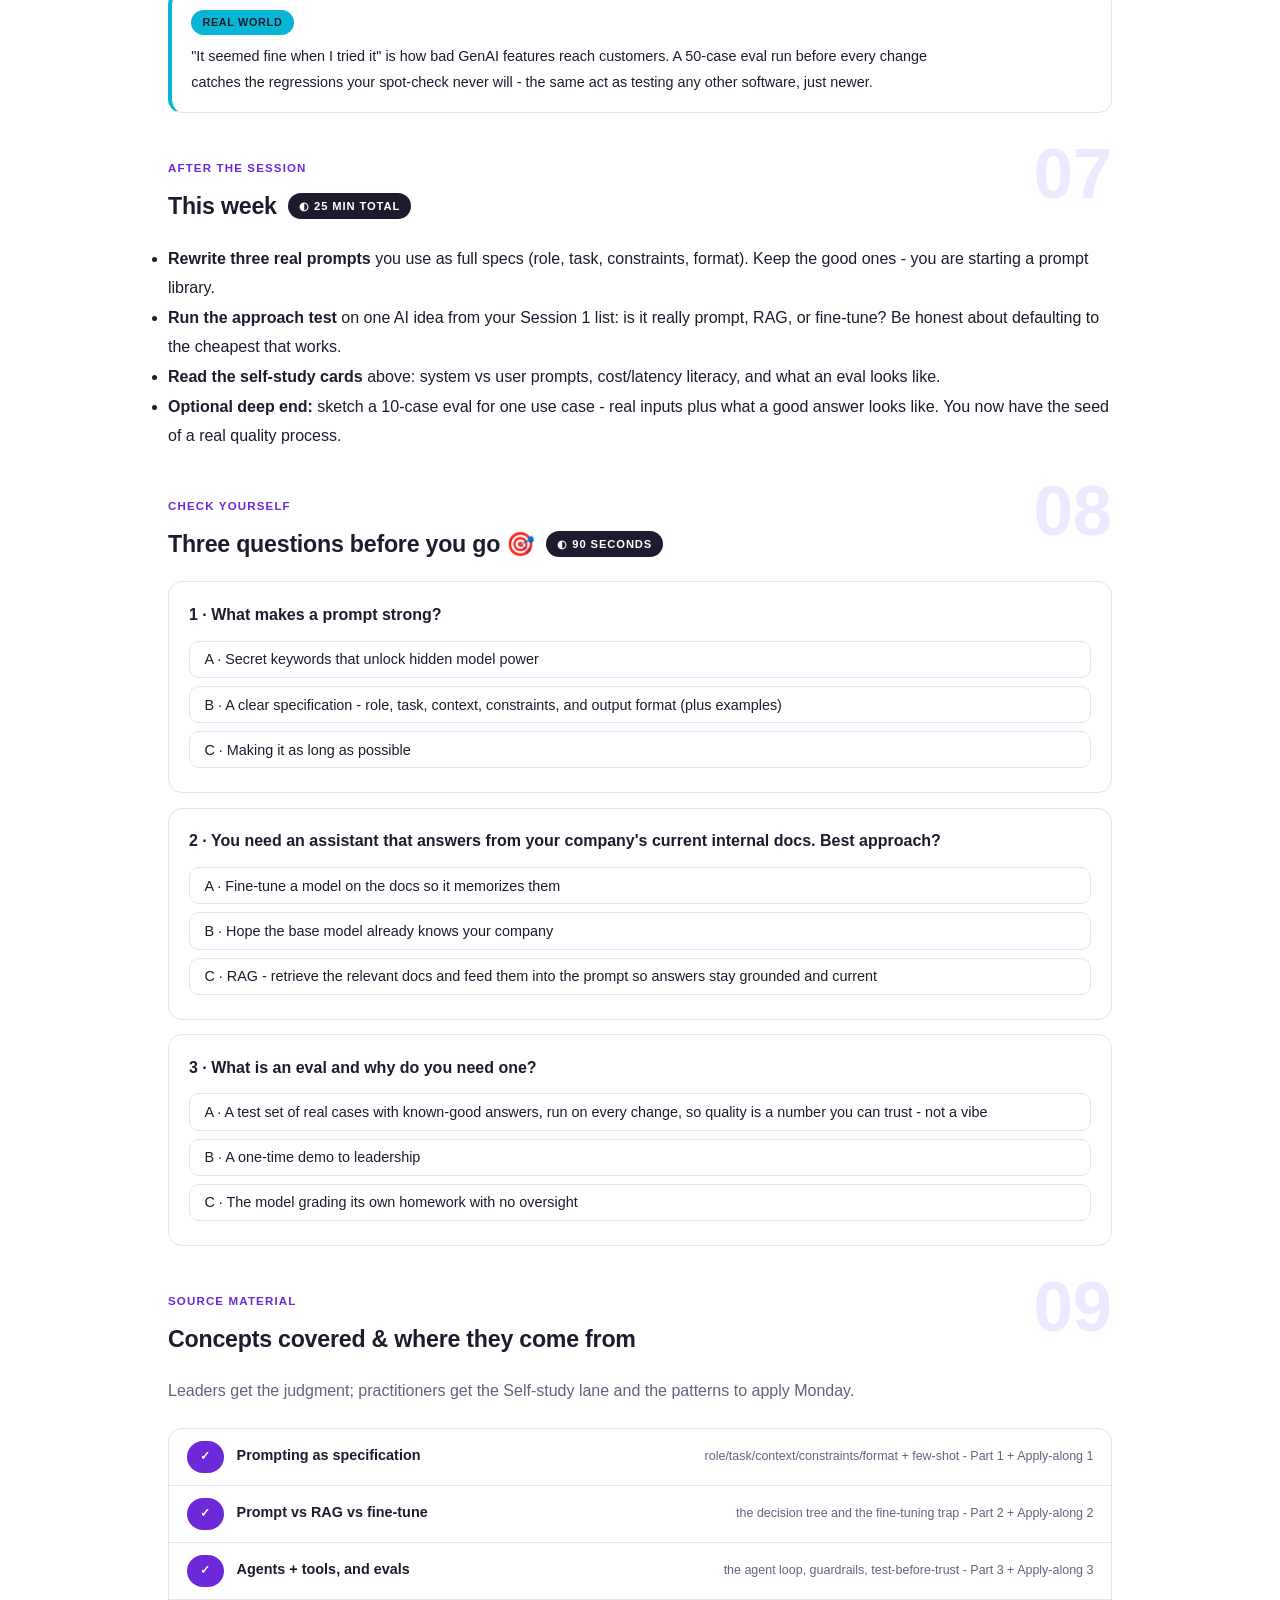
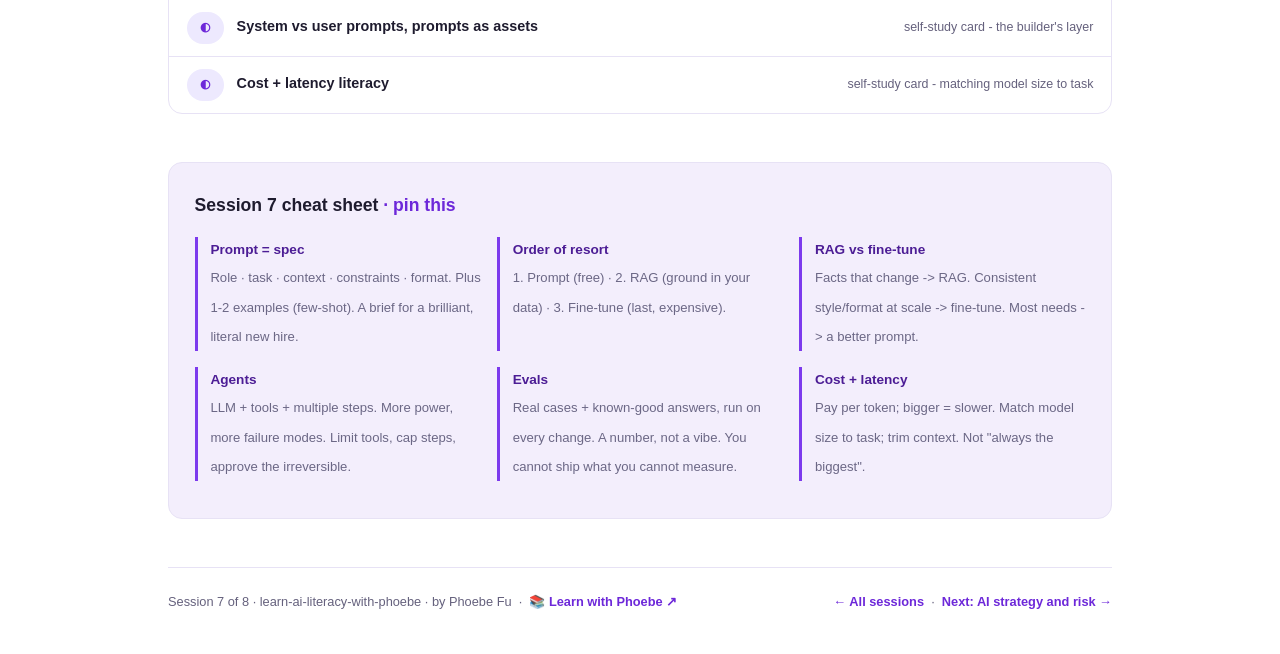
<file: courses/07-using-genai-well.html>
<!DOCTYPE html>
<html lang="en">
<head>
<meta charset="UTF-8">
<meta name="viewport" content="width=device-width, initial-scale=1.0">
<!-- social:start -->
<meta name="description" content="Most people use GenAI at 10% of its value because they treat it like a search box. This session is the craft layer: how to write a prompt that gets useful output every time, how to ground...">
<meta property="og:type" content="article">
<meta property="og:site_name" content="Learn with Phoebe">
<meta property="og:title" content="Using GenAI well: prompt, ground, verify - learn AI literacy with phoebe">
<meta property="og:description" content="Most people use GenAI at 10% of its value because they treat it like a search box. This session is the craft layer: how to write a prompt that gets useful output every time, how to ground...">
<meta property="og:url" content="https://phoebefu6.github.io/learn-ai-literacy-with-phoebe/courses/07-using-genai-well.html">
<meta property="og:image" content="https://phoebefu6.github.io/learn-ai-literacy-with-phoebe/assets/og-cover.png">
<meta property="og:image:width" content="1200">
<meta property="og:image:height" content="630">
<meta name="twitter:card" content="summary_large_image">
<meta name="twitter:title" content="Using GenAI well: prompt, ground, verify - learn AI literacy with phoebe">
<meta name="twitter:description" content="Most people use GenAI at 10% of its value because they treat it like a search box. This session is the craft layer: how to write a prompt that gets useful output every time, how to ground...">
<meta name="twitter:image" content="https://phoebefu6.github.io/learn-ai-literacy-with-phoebe/assets/og-cover.png">
<!-- social:end -->
<title>Session 7 · Using GenAI well - learn AI literacy with phoebe</title>
<link rel="stylesheet" href="../assets/style.css?v=38">
</head>
<body>

<div class="toolbar">
  <div class="wrap">
    <span class="crumb"><a href="../index.html">learn-ai-literacy-with-phoebe</a> / Session 7 of 8</span>
    <button class="btn" id="toggle-all" type="button">Expand all</button>
    <button class="btn primary" id="zoom-toggle" type="button">Projector zoom: off</button>
  </div>
</div>

<header class="masthead">
  <div class="wrap">
    <div class="eyebrow">Learn AI Literacy with Phoebe · Session 7 of 8</div>
    <h1>Using GenAI well: <span class="accent">prompt, ground, verify</span></h1>
    <p class="sub">You know how an LLM works (Session 6). Now the practical craft: a prompt is a specification, not a magic spell; RAG grounds the model in your own data; and the choice between prompting, RAG and fine-tuning decides your cost and effort. Plus the discipline that separates demos from deployments - evals, so you actually know it works.</p>
    <div class="chip-row">
      <span class="chip level">🟠 Stretch</span>
      <span class="chip audience">Leaders &amp; practitioners</span>
      <span class="chip audience">No code</span>
      <span class="chip time">45 min live + self-study</span>
    </div>
    <div class="agenda">
      <span class="a1" style="flex:1">0-3 · Welcome</span>
      <span class="a2" style="flex:3">3-18 · Concepts</span>
      <span class="a3" style="flex:5">18-40 · Apply-along</span>
      <span class="a4" style="flex:1">40-45 · Q&amp;A</span>
    </div>
  </div>
</header>

<main class="wrap">

  <!-- ============ INTRO ============ -->
  <section class="section" id="intro">
    <div class="section-kicker">
      <span class="klabel">Part 0</span>
      <h2>From understanding to using</h2>
    </div>
    <p class="lede">Most people use GenAI at 10% of its value because they treat it like a search box. This session is the craft layer: how to write a prompt that gets useful output every time, how to ground the model in your company's real data so it stops guessing, when to reach for the expensive option (fine-tuning) versus the cheap ones, and how to prove a GenAI feature is good enough to ship. Leaders leave able to judge a GenAI project; practitioners leave able to shape one.</p>
    <div class="legend">
      <span class="pill solid">Live - presented in session</span>
      <span class="pill light">Self-study - practitioner depth</span>
      <span class="pill amber">★ Apply-along - interactive, everyone plays</span>
      <span class="pill inkpill">Sequel to learn-data-literacy</span>
    </div>
    <div class="callout win">
      <strong>★ What you walk out with today</strong>
      The prompt-as-specification pattern (role, task, constraints, format) that doubles output quality for free, a clear decision rule for prompt vs RAG vs fine-tune, and the habit that makes GenAI safe to ship - defining an eval before you trust it.
    </div>
  </section>

  <!-- ============ PART 1: PROMPTING ============ -->
  <section class="section" id="prompting">
    <div class="section-kicker">
      <span class="klabel">Part 1 · the free upgrade</span>
      <h2>Prompting is specification <span class="tag concept">5 min live</span></h2>
    </div>
    <p class="lede">"Summarize this" and a full spec get wildly different results from the same model. A good prompt tells the model who to be, what to do, what constraints to respect, and what format to return. It is not a secret incantation - it is a clear brief, the kind you would give a sharp new hire. Give examples (few-shot) and you steer even harder.</p>

    <figure class="zoomable">
      <svg viewBox="0 0 880 250" xmlns="http://www.w3.org/2000/svg" role="img" aria-label="A strong prompt broken into role, task, context, constraints and format">
        <style>
          .prT { font: 700 13.5px Inter, sans-serif; fill: #FFFFFF; }
          .prS { font: 400 11.5px Inter, sans-serif; fill: #FFFFFF; opacity: .92; }
          .prX { font: 400 12.5px Inter, sans-serif; fill: #6B6785; }
          .prH { font: 700 14px Inter, sans-serif; fill: #1E1B2E; }
        </style>
        <text class="prH" x="40" y="34">The five parts of a prompt that works</text>
        <rect x="40" y="48" width="380" height="40" rx="9" fill="#4C1D95"/>
        <text class="prT" x="56" y="66">ROLE</text>
        <text class="prS" x="56" y="82">"You are a support manager..."</text>
        <rect x="40" y="94" width="380" height="40" rx="9" fill="#6D28D9"/>
        <text class="prT" x="56" y="112">TASK</text>
        <text class="prS" x="56" y="128">"Summarize this customer email..."</text>
        <rect x="40" y="140" width="380" height="40" rx="9" fill="#7C3AED"/>
        <text class="prT" x="56" y="158">CONTEXT</text>
        <text class="prS" x="56" y="174">the email itself, pasted in (or retrieved)</text>
        <rect x="440" y="48" width="400" height="40" rx="9" fill="#7C3AED"/>
        <text class="prT" x="456" y="66">CONSTRAINTS</text>
        <text class="prS" x="456" y="82">"2 sentences, neutral tone, no jargon"</text>
        <rect x="440" y="94" width="400" height="40" rx="9" fill="#06B6D4"/>
        <text class="prT" x="456" y="112" style="fill:#053640">FORMAT</text>
        <text class="prS" x="456" y="128" style="fill:#053640;opacity:.9">"issue on line 1, action on line 2"</text>
        <text class="prX" x="440" y="164">Skip these and you get generic output.</text>
        <text class="prX" x="440" y="182">Name them and the same model does far better.</text>
        <text class="prX" x="40" y="206">Few-shot = add 1-2 worked examples. The strongest steering of all: show, do not just tell.</text>
        <text class="prX" x="40" y="228">A prompt is a brief for a brilliant, literal, eager new hire who has no context but yours.</text>
      </svg>
      <figcaption>🔍 Click to zoom - the anatomy of a prompt that earns its output</figcaption>
    </figure>

    <details class="card" open>
      <summary><span class="mode live">Live</span>Write the brief, not the wish<span class="mini">3 min</span><span class="caret">▶</span></summary>
      <div class="body">
        <ul>
          <li><strong>Role sets the voice and expertise.</strong> "You are a pediatric nurse explaining to a worried parent" changes tone, vocabulary, and what gets emphasized - for free.</li>
          <li><strong>Constraints do the heavy lifting.</strong> Length, audience, tone, format, and things to avoid. Vague prompts get vague output because you left every choice to the model.</li>
          <li><strong>Examples beat adjectives.</strong> One or two worked examples (few-shot) steer harder than any pile of describing words. Show the shape you want.</li>
          <li><strong>Iterate.</strong> First output is a draft of your prompt, not just the answer. Tighten the brief and rerun - that loop is the skill.</li>
        </ul>
        <div class="callout example">
          <span class="ex-pill">Real world</span>
          <p>Teams that write a shared prompt library - a vetted, reusable prompt per common task - get consistent output across everyone, instead of each person reinventing "summarize this" badly. The prompt becomes an asset, like a document template. That is the difference between dabbling and operating.</p>
        </div>
      </div>
    </details>

    <details class="card">
      <summary><span class="mode self">Self-study</span>System vs user prompts, and prompts as assets<span class="mini">2 min read</span><span class="caret">▶</span></summary>
      <div class="body">
        <p>In real applications there are two layers: the <strong>system prompt</strong> (set once by the builder - the persistent role, rules, and guardrails) and the <strong>user prompt</strong> (what the end user types each time). The system prompt is where you bake in "always refuse X", "answer only from provided context", "use this format" - so end users get safe, consistent behavior without having to prompt well themselves. Practitioner takeaway: treat prompts as versioned assets. Store them, test them (evals, Part 3), and change them deliberately - a prompt edit is a product change, and an untested one can quietly break output for everyone.</p>
      </div>
    </details>
  </section>

  <!-- ============ PART 2: PROMPT VS RAG VS FINETUNE ============ -->
  <section class="section" id="approach">
    <div class="section-kicker">
      <span class="klabel">Part 2 · the money decision</span>
      <h2>Prompt, RAG, or fine-tune? <span class="tag concept">5 min live</span></h2>
    </div>
    <p class="lede">Three ways to make a general model fit your specific need, from cheapest to most expensive. Most teams reach for the expensive one first and waste a quarter. The rule is simple: prompt first, add RAG when it needs your facts, fine-tune only for consistent style or format at scale - and rarely.</p>

    <figure class="zoomable">
      <svg viewBox="0 0 880 250" xmlns="http://www.w3.org/2000/svg" role="img" aria-label="Decision tree choosing between prompting, RAG and fine-tuning">
        <style>
          .apT { font: 700 13px Inter, sans-serif; fill: #FFFFFF; }
          .apS { font: 400 11px Inter, sans-serif; fill: #FFFFFF; opacity: .92; }
          .apQ { font: 600 12.5px Inter, sans-serif; fill: #1E1B2E; }
          .apX { font: 400 12px Inter, sans-serif; fill: #6B6785; }
          .apA { stroke: #CFC9E6; stroke-width: 2.5; fill: none; marker-end: url(#apAh); }
        </style>
        <defs>
          <marker id="apAh" markerWidth="8" markerHeight="8" refX="6" refY="3" orient="auto">
            <path d="M0,0 L6,3 L0,6" fill="none" stroke="#CFC9E6" stroke-width="1.5"/>
          </marker>
        </defs>
        <text class="apQ" x="40" y="34">Does it need YOUR current or private facts?</text>
        <rect x="40" y="48" width="230" height="56" rx="12" fill="#06B6D4"/>
        <text class="apT" x="58" y="72" style="fill:#053640">Prompt it</text>
        <text class="apS" x="58" y="90" style="fill:#053640;opacity:.9">no -&gt; free, instant, first resort</text>
        <line class="apA" x1="155" y1="104" x2="155" y2="132"/>
        <text class="apX" x="175" y="126">need current/private facts?</text>
        <rect x="40" y="136" width="230" height="56" rx="12" fill="#6D28D9"/>
        <text class="apT" x="58" y="160">Add RAG</text>
        <text class="apS" x="58" y="178">retrieve YOUR docs into context</text>
        <text class="apQ" x="330" y="34">Need one consistent style/format at scale?</text>
        <rect x="330" y="48" width="250" height="56" rx="12" fill="#7C3AED"/>
        <text class="apT" x="348" y="72">Fine-tune</text>
        <text class="apS" x="348" y="90">retrain on your examples - $$, slow</text>
        <rect x="330" y="136" width="250" height="56" rx="12" fill="#4C1D95"/>
        <text class="apT" x="348" y="160">Almost everything else</text>
        <text class="apS" x="348" y="178">a better prompt + RAG wins - cheaper</text>
        <text class="apX" x="620" y="120">Order of resort:</text>
        <text class="apX" x="620" y="142">1. prompt  2. RAG</text>
        <text class="apX" x="620" y="164">3. fine-tune (last)</text>
      </svg>
      <figcaption>🔍 Click to zoom - cheapest tool that clears the bar, escalate only if it does not</figcaption>
    </figure>

    <details class="card" open>
      <summary><span class="mode live">Live</span>The three tools, and when each earns its cost<span class="mini">3 min</span><span class="caret">▶</span></summary>
      <div class="body">
        <ul>
          <li><strong>Prompting</strong> - free, instant, no infrastructure. Your first resort for nearly everything. Most "we need a custom model" problems are actually "we need a better prompt".</li>
          <li><strong>RAG</strong> (Session 5) - retrieve your own documents and feed them into the context so the model answers from your facts, not its training. The enterprise default for "answer from our knowledge". Grounding beats guessing.</li>
          <li><strong>Fine-tuning</strong> - actually retrain the model on your examples. Expensive, slow, and worth it mainly for a consistent style or output format at high volume (not for teaching it facts - RAG does that better and stays current).</li>
          <li><strong>The trap:</strong> jumping to fine-tuning for a facts problem. Facts change; a fine-tuned model goes stale, while RAG just retrieves the latest. Match the tool to the need.</li>
        </ul>
        <div class="callout tip">
          <strong>The exec move</strong>
          When a team proposes fine-tuning, ask two questions: "did a strong prompt fail?" and "is this about style or facts?" If facts, it is RAG. Fine-tuning is the answer surprisingly rarely, and it is the most expensive answer to be wrong about.
        </div>
      </div>
    </details>

    <details class="card">
      <summary><span class="mode self">Self-study</span>Cost and latency literacy<span class="mini">2 min read</span><span class="caret">▶</span></summary>
      <div class="body">
        <p>Two numbers govern any GenAI feature in production. <strong>Cost</strong>: you pay per token (in and out), so a chatty prompt or a huge retrieved context costs real money at scale - a feature that is fine in a demo can be ruinous at a million calls a day. <strong>Latency</strong>: bigger models are slower; a user waiting 8 seconds for a reply may churn. The practitioner move is to match model size to task - a small fast model for routing and simple replies, a large one only for the genuinely hard step - and to trim context to what is needed. "Which model?" is a cost/latency/quality tradeoff, not "always the biggest".</p>
      </div>
    </details>
  </section>

  <!-- ============ PART 3: AGENTS + EVALS ============ -->
  <section class="section" id="agents-evals">
    <div class="section-kicker">
      <span class="klabel">Part 3 · steps and standards</span>
      <h2>Agents, tools, and knowing it works <span class="tag concept">5 min live</span></h2>
    </div>
    <p class="lede">An agent is an LLM that can call tools (search, a calculator, your APIs) and take several steps toward a goal instead of answering in one shot. Powerful - and it multiplies the failure modes, so it needs guardrails. And underneath all of it sits the discipline nobody demos but everybody needs: evals. You cannot ship what you cannot measure.</p>

    <figure class="zoomable">
      <svg viewBox="0 0 880 240" xmlns="http://www.w3.org/2000/svg" role="img" aria-label="An agent loop of think, pick tool, act, observe, with an eval gate before trusting output">
        <style>
          .agT { font: 700 12.5px Inter, sans-serif; fill: #FFFFFF; }
          .agX { font: 400 12px Inter, sans-serif; fill: #6B6785; }
          .agE { font: 700 13px Inter, sans-serif; fill: #053640; }
          .agA { stroke: #CFC9E6; stroke-width: 2.5; fill: none; marker-end: url(#agAh); }
        </style>
        <defs>
          <marker id="agAh" markerWidth="8" markerHeight="8" refX="6" refY="3" orient="auto">
            <path d="M0,0 L6,3 L0,6" fill="none" stroke="#CFC9E6" stroke-width="1.5"/>
          </marker>
        </defs>
        <rect x="60" y="40" width="150" height="46" rx="11" fill="#6D28D9"/>
        <text class="agT" x="78" y="68">Think / plan</text>
        <rect x="300" y="40" width="150" height="46" rx="11" fill="#7C3AED"/>
        <text class="agT" x="318" y="68">Pick a tool</text>
        <rect x="540" y="40" width="150" height="46" rx="11" fill="#6D28D9"/>
        <text class="agT" x="558" y="68">Act (call it)</text>
        <rect x="300" y="130" width="150" height="46" rx="11" fill="#7C3AED"/>
        <text class="agT" x="318" y="158">Observe result</text>
        <line class="agA" x1="210" y1="63" x2="298" y2="63"/>
        <line class="agA" x1="450" y1="63" x2="538" y2="63"/>
        <line class="agA" x1="615" y1="86" x2="440" y2="130"/>
        <line class="agA" x1="360" y1="130" x2="200" y2="86"/>
        <text class="agX" x="60" y="142"><tspan x="60">loop until goal met</tspan><tspan x="60" dy="16">(or it gets stuck)</tspan></text>
        <rect x="540" y="130" width="230" height="46" rx="11" fill="#06B6D4"/>
        <text class="agE" x="558" y="152">EVAL GATE</text>
        <text class="agE" x="558" y="169" style="font-weight:400;font-size:11px">test before you trust the output</text>
        <line class="agA" x1="450" y1="153" x2="538" y2="153"/>
        <text class="agX" x="60" y="210">More power, more failure modes: it can loop, misuse a tool, or compound a small error. Guardrails + evals are not optional.</text>
      </svg>
      <figcaption>🔍 Click to zoom - the agent loop, and the gate that keeps it honest</figcaption>
    </figure>

    <details class="card" open>
      <summary><span class="mode live">Live</span>Agents add power and risk; evals add trust<span class="mini">3 min</span><span class="caret">▶</span></summary>
      <div class="body">
        <ul>
          <li><strong>Agents can do multi-step work</strong> - search, then read, then draft, then send - by calling tools between reasoning steps. This is how GenAI reaches beyond one reply into real tasks.</li>
          <li><strong>They also fail in new ways:</strong> looping without finishing, calling the wrong tool, or compounding an early mistake across steps. Give them limited tools, step caps, and human approval on anything irreversible.</li>
          <li><strong>Evals are how you know it works.</strong> A set of test cases with known-good answers, run every time you change the prompt or model, plus human review on a sample. "It looked great in the demo" is not an eval.</li>
          <li><strong>Measure before and after every change.</strong> A prompt tweak that helps one case can quietly break ten others. Without an eval set you are flying blind.</li>
        </ul>
        <div class="callout example">
          <span class="ex-pill">Real world</span>
          <p>The teams shipping reliable GenAI features are not the ones with the cleverest prompts - they are the ones with an eval set of 50-200 real cases they run on every change, tracking a quality score over time. It is the unglamorous habit (straight out of the data-literacy lifecycle) that turns a flashy demo into a dependable product.</p>
        </div>
      </div>
    </details>

    <details class="card">
      <summary><span class="mode self">Self-study</span>What an eval actually looks like<span class="mini">2 min read</span><span class="caret">▶</span></summary>
      <div class="body">
        <p>An eval is a small, curated test set: real inputs paired with what a good output looks like (or a rule for judging one). You run the whole set on every prompt or model change and get a score - percent correct, or a rubric rating from a human or a second model acting as judge. For a support-reply bot, that might be 100 real tickets with model answers rated on accuracy, tone, and whether they leaked anything they should not. The point is a number that moves when quality moves, so decisions ("ship the new prompt?", "switch models?") stop being vibes. This is the same act as train/test from the data-literacy course, applied to GenAI.</p>
      </div>
    </details>
  </section>

  <!-- ============ DEMO 1 ============ -->
  <section class="section" id="demo-1">
    <div class="section-kicker">
      <span class="klabel">Apply-along 1 of 3</span>
      <h2>Weak prompt, strong prompt <span class="tag demo">★ 10 min · everyone compares</span></h2>
    </div>
    <p class="lede">Same model, same task - only the prompt changes. Flip between the weak and strong version and watch the output transform. Then rewrite one of your own real prompts as a spec.</p>
    <div class="widget" data-widget="promptlab" data-config='{"title": "★ Prompt lab - same task, weak vs strong prompt", "intro": "Pick a task, then flip between the weak and strong prompt. Same model - the spec does all the work."}'></div>
    <div class="steps">
      <div class="step"><p>For each task, read the weak output, then flip to the strong prompt and its output. Name what the strong prompt added (role, length, audience, constraints, banned words, format).</p></div>
      <div class="step"><p>Extract the pattern into your own words - the five parts from Part 1.</p></div>
      <div class="step"><p>Take a prompt you actually used this week and rewrite it as a spec. Share one before/after.</p></div>
    </div>
  </section>

  <!-- ============ DEMO 2 ============ -->
  <section class="section" id="demo-2">
    <div class="section-kicker">
      <span class="klabel">Apply-along 2 of 3</span>
      <h2>Pick the approach <span class="tag demo">★ 6 min · everyone decides</span></h2>
    </div>
    <div class="steps">
      <div class="step"><p>Four scenarios: (a) answer employee questions from our internal wiki, (b) always write in our exact brand voice, (c) a one-off summary of a report, (d) analyze this quarter's numbers.</p></div>
      <div class="step"><p>For each, choose prompt / RAG / fine-tune and justify with the Part 2 rule (current-or-private facts -&gt; RAG; consistent style at scale -&gt; fine-tune; else -&gt; prompt).</p></div>
      <div class="step"><p>Expected: (a) RAG, (b) fine-tune candidate, (c) prompt, (d) prompt with the numbers pasted in (grounding). Debate the close calls.</p></div>
      <div class="step"><p>Note which of your own real use cases were secretly "just prompt it better" all along.</p></div>
    </div>
  </section>

  <!-- ============ DEMO 3 ============ -->
  <section class="section" id="demo-3">
    <div class="section-kicker">
      <span class="klabel">Apply-along 3 of 3</span>
      <h2>Design an eval <span class="tag demo">★ 6 min · everyone specs</span></h2>
    </div>
    <div class="steps">
      <div class="step"><p>Pick one GenAI use case from your world (a drafting bot, a summarizer, a classifier).</p></div>
      <div class="step"><p>Define its eval: what test cases (how many, drawn from where), who or what judges them, and what bar it must clear to ship.</p></div>
      <div class="step"><p>Name the failure you most need to catch (wrong facts? wrong tone? leaked data?) and make sure a test case covers it.</p></div>
      <div class="step"><p>Write one sentence: "We ship this when ___ % of ___ cases pass ___ review." That sentence is the difference between a demo and a product.</p></div>
    </div>
    <div class="callout example">
      <span class="ex-pill">Real world</span>
      <p>"It seemed fine when I tried it" is how bad GenAI features reach customers. A 50-case eval run before every change catches the regressions your spot-check never will - the same act as testing any other software, just newer.</p>
    </div>
  </section>

  <!-- ============ HOMEWORK ============ -->
  <section class="section" id="exercise">
    <div class="section-kicker">
      <span class="klabel">After the session</span>
      <h2>This week <span class="tag exercise">◐ 25 min total</span></h2>
    </div>
    <ul>
      <li><strong>Rewrite three real prompts</strong> you use as full specs (role, task, constraints, format). Keep the good ones - you are starting a prompt library.</li>
      <li><strong>Run the approach test</strong> on one AI idea from your Session 1 list: is it really prompt, RAG, or fine-tune? Be honest about defaulting to the cheapest that works.</li>
      <li><strong>Read the self-study cards</strong> above: system vs user prompts, cost/latency literacy, and what an eval looks like.</li>
      <li><strong>Optional deep end:</strong> sketch a 10-case eval for one use case - real inputs plus what a good answer looks like. You now have the seed of a real quality process.</li>
    </ul>
  </section>

  <!-- ============ QUIZ ============ -->
  <section class="section" id="quiz">
    <div class="section-kicker">
      <span class="klabel">Check yourself</span>
      <h2>Three questions before you go 🎯 <span class="tag exercise">◐ 90 seconds</span></h2>
    </div>
    <div class="quiz-q" data-answer="1">
      <p class="qtext">1 · What makes a prompt strong?</p>
      <button class="qopt" type="button">A · Secret keywords that unlock hidden model power</button>
      <button class="qopt" type="button">B · A clear specification - role, task, context, constraints, and output format (plus examples)</button>
      <button class="qopt" type="button">C · Making it as long as possible</button>
      <p class="qwhy">A prompt is a brief, not an incantation. Naming the role, constraints and format does the work; examples steer hardest. Length for its own sake does not help.</p>
    </div>
    <div class="quiz-q" data-answer="2">
      <p class="qtext">2 · You need an assistant that answers from your company's current internal docs. Best approach?</p>
      <button class="qopt" type="button">A · Fine-tune a model on the docs so it memorizes them</button>
      <button class="qopt" type="button">B · Hope the base model already knows your company</button>
      <button class="qopt" type="button">C · RAG - retrieve the relevant docs and feed them into the prompt so answers stay grounded and current</button>
      <p class="qwhy">Facts that change belong in RAG, not fine-tuning. Retrieval always uses the latest docs; a fine-tuned model goes stale the moment a doc updates.</p>
    </div>
    <div class="quiz-q" data-answer="0">
      <p class="qtext">3 · What is an eval and why do you need one?</p>
      <button class="qopt" type="button">A · A test set of real cases with known-good answers, run on every change, so quality is a number you can trust - not a vibe</button>
      <button class="qopt" type="button">B · A one-time demo to leadership</button>
      <button class="qopt" type="button">C · The model grading its own homework with no oversight</button>
      <p class="qwhy">Evals turn "seemed fine" into a measured score that catches regressions when you tweak a prompt or swap a model. You cannot ship what you cannot measure.</p>
    </div>
    <p class="quiz-score"></p>
  </section>

  <!-- ============ SOURCES ============ -->
  <section class="section" id="official">
    <div class="section-kicker">
      <span class="klabel">Source material</span>
      <h2>Concepts covered &amp; where they come from</h2>
    </div>
    <p class="lede">Leaders get the judgment; practitioners get the Self-study lane and the patterns to apply Monday.</p>
    <div class="covered">
      <div class="covered-row"><span class="status pill solid">✓</span><span class="name">Prompting as specification</span><span class="note">role/task/context/constraints/format + few-shot - Part 1 + Apply-along 1</span></div>
      <div class="covered-row"><span class="status pill solid">✓</span><span class="name">Prompt vs RAG vs fine-tune</span><span class="note">the decision tree and the fine-tuning trap - Part 2 + Apply-along 2</span></div>
      <div class="covered-row"><span class="status pill solid">✓</span><span class="name">Agents + tools, and evals</span><span class="note">the agent loop, guardrails, test-before-trust - Part 3 + Apply-along 3</span></div>
      <div class="covered-row"><span class="status pill light">◐</span><span class="name">System vs user prompts, prompts as assets</span><span class="note">self-study card - the builder's layer</span></div>
      <div class="covered-row"><span class="status pill light">◐</span><span class="name">Cost + latency literacy</span><span class="note">self-study card - matching model size to task</span></div>
    </div>
  </section>

  <!-- ============ CHEAT SHEET ============ -->
  <section class="cheat" id="cheatsheet">
    <h3>Session 7 cheat sheet <span>· pin this</span></h3>
    <div class="grid-2">
      <div class="cheat-item"><b>Prompt = spec</b><span>Role · task · context · constraints · format. Plus 1-2 examples (few-shot). A brief for a brilliant, literal new hire.</span></div>
      <div class="cheat-item"><b>Order of resort</b><span>1. Prompt (free) · 2. RAG (ground in your data) · 3. Fine-tune (last, expensive).</span></div>
      <div class="cheat-item"><b>RAG vs fine-tune</b><span>Facts that change -&gt; RAG. Consistent style/format at scale -&gt; fine-tune. Most needs -&gt; a better prompt.</span></div>
      <div class="cheat-item"><b>Agents</b><span>LLM + tools + multiple steps. More power, more failure modes. Limit tools, cap steps, approve the irreversible.</span></div>
      <div class="cheat-item"><b>Evals</b><span>Real cases + known-good answers, run on every change. A number, not a vibe. You cannot ship what you cannot measure.</span></div>
      <div class="cheat-item"><b>Cost + latency</b><span>Pay per token; bigger = slower. Match model size to task; trim context. Not "always the biggest".</span></div>
    </div>
  </section>

  <footer class="pagefoot">
    <span>Session 7 of 8 · learn-ai-literacy-with-phoebe · by Phoebe Fu &nbsp;·&nbsp; 📚 <a href="https://phoebefu6.github.io/learn-with-phoebe/">Learn with Phoebe ↗</a></span>
    <span><a href="../index.html">← All sessions</a> &nbsp;·&nbsp; <a href="08-ai-strategy-and-risk.html">Next: AI strategy and risk →</a></span>
  </footer>

</main>

<script src="../assets/app.js?v=37"></script>
<script src="../assets/widgets.js?v=17"></script>
</body>
</html>
</file>
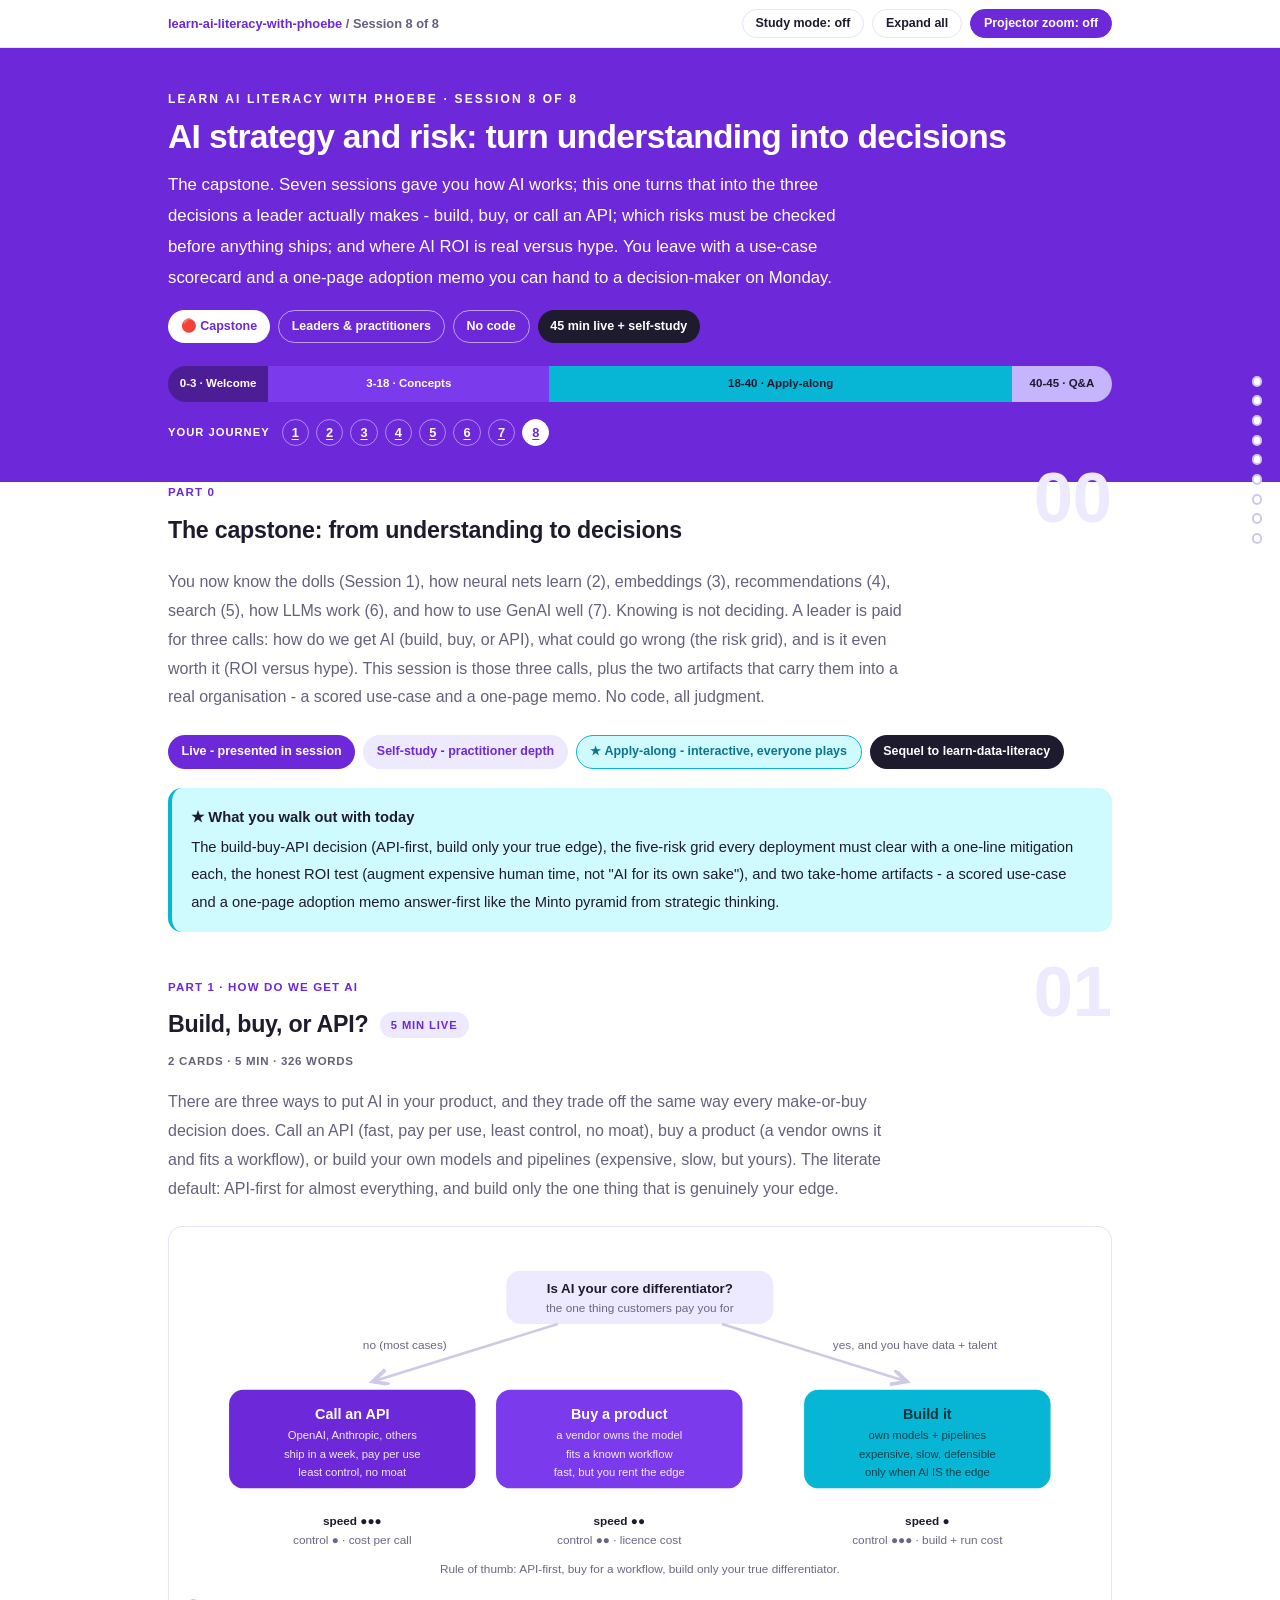
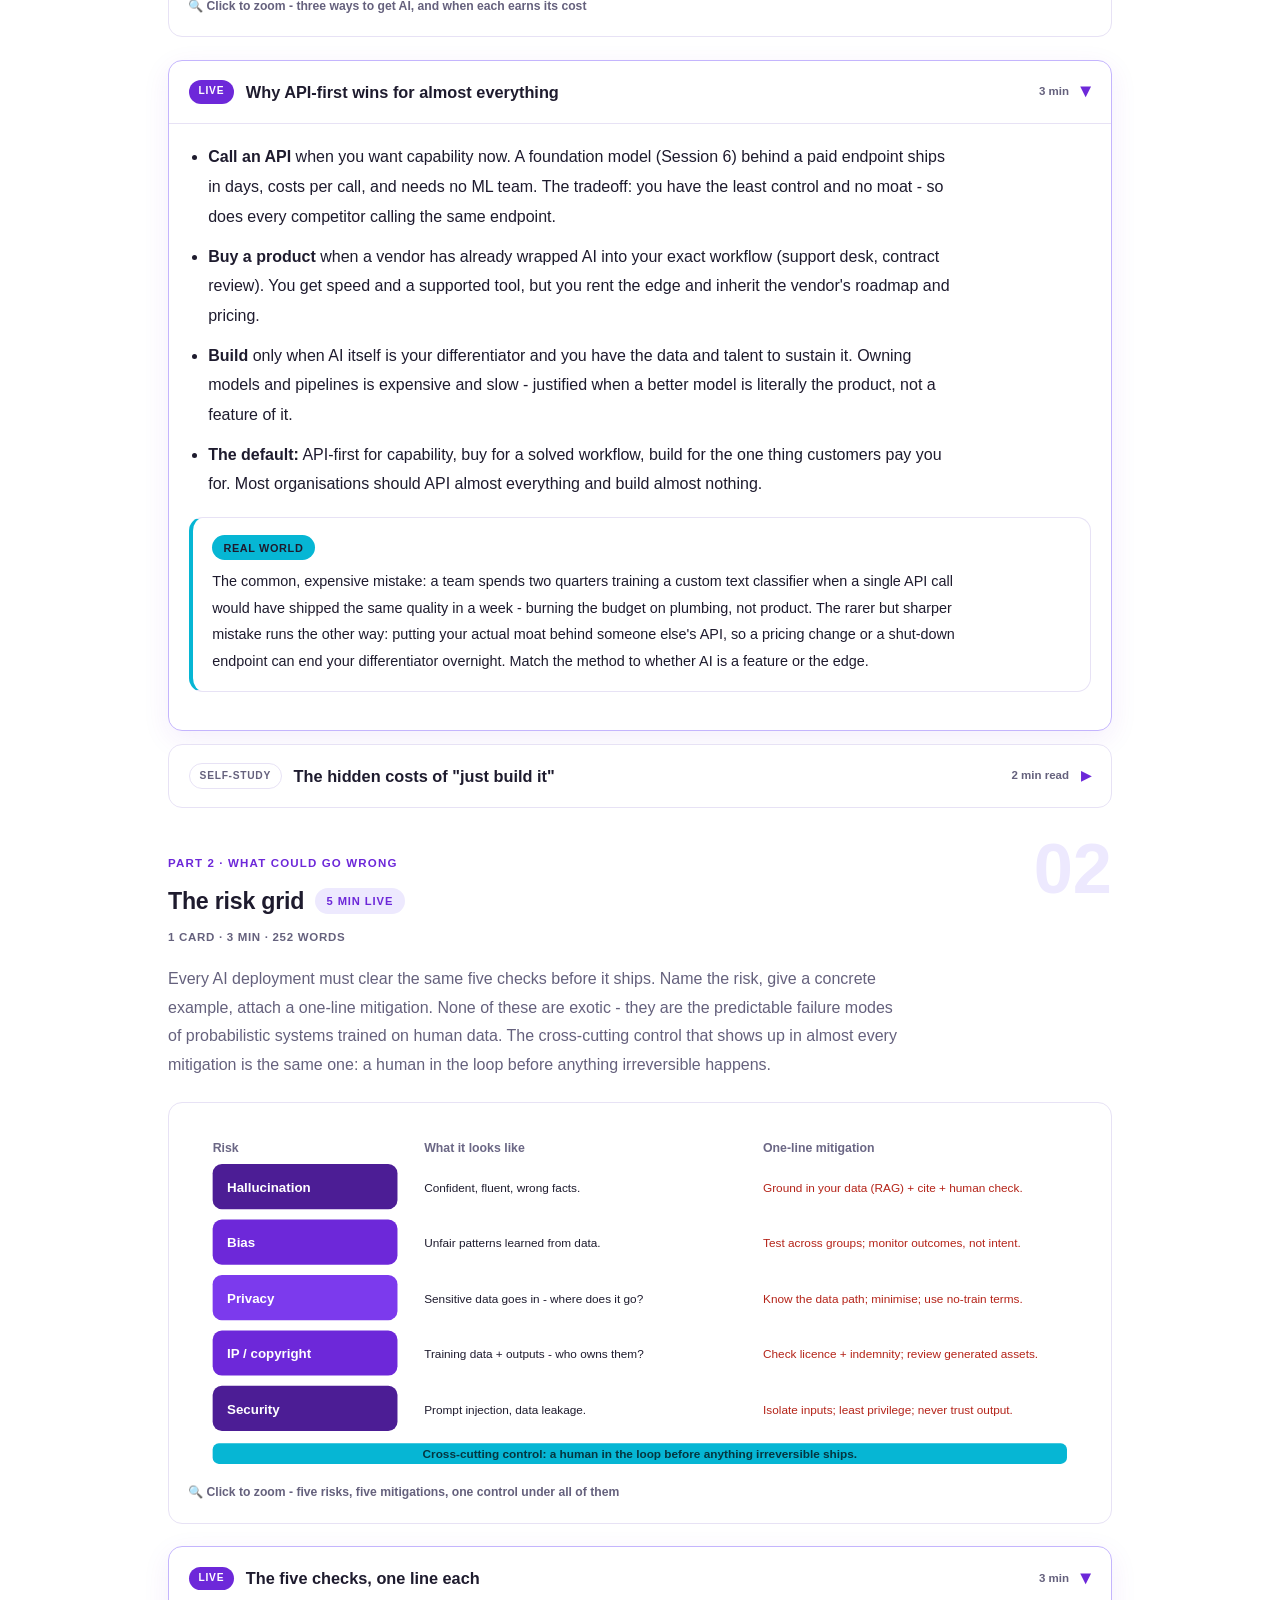
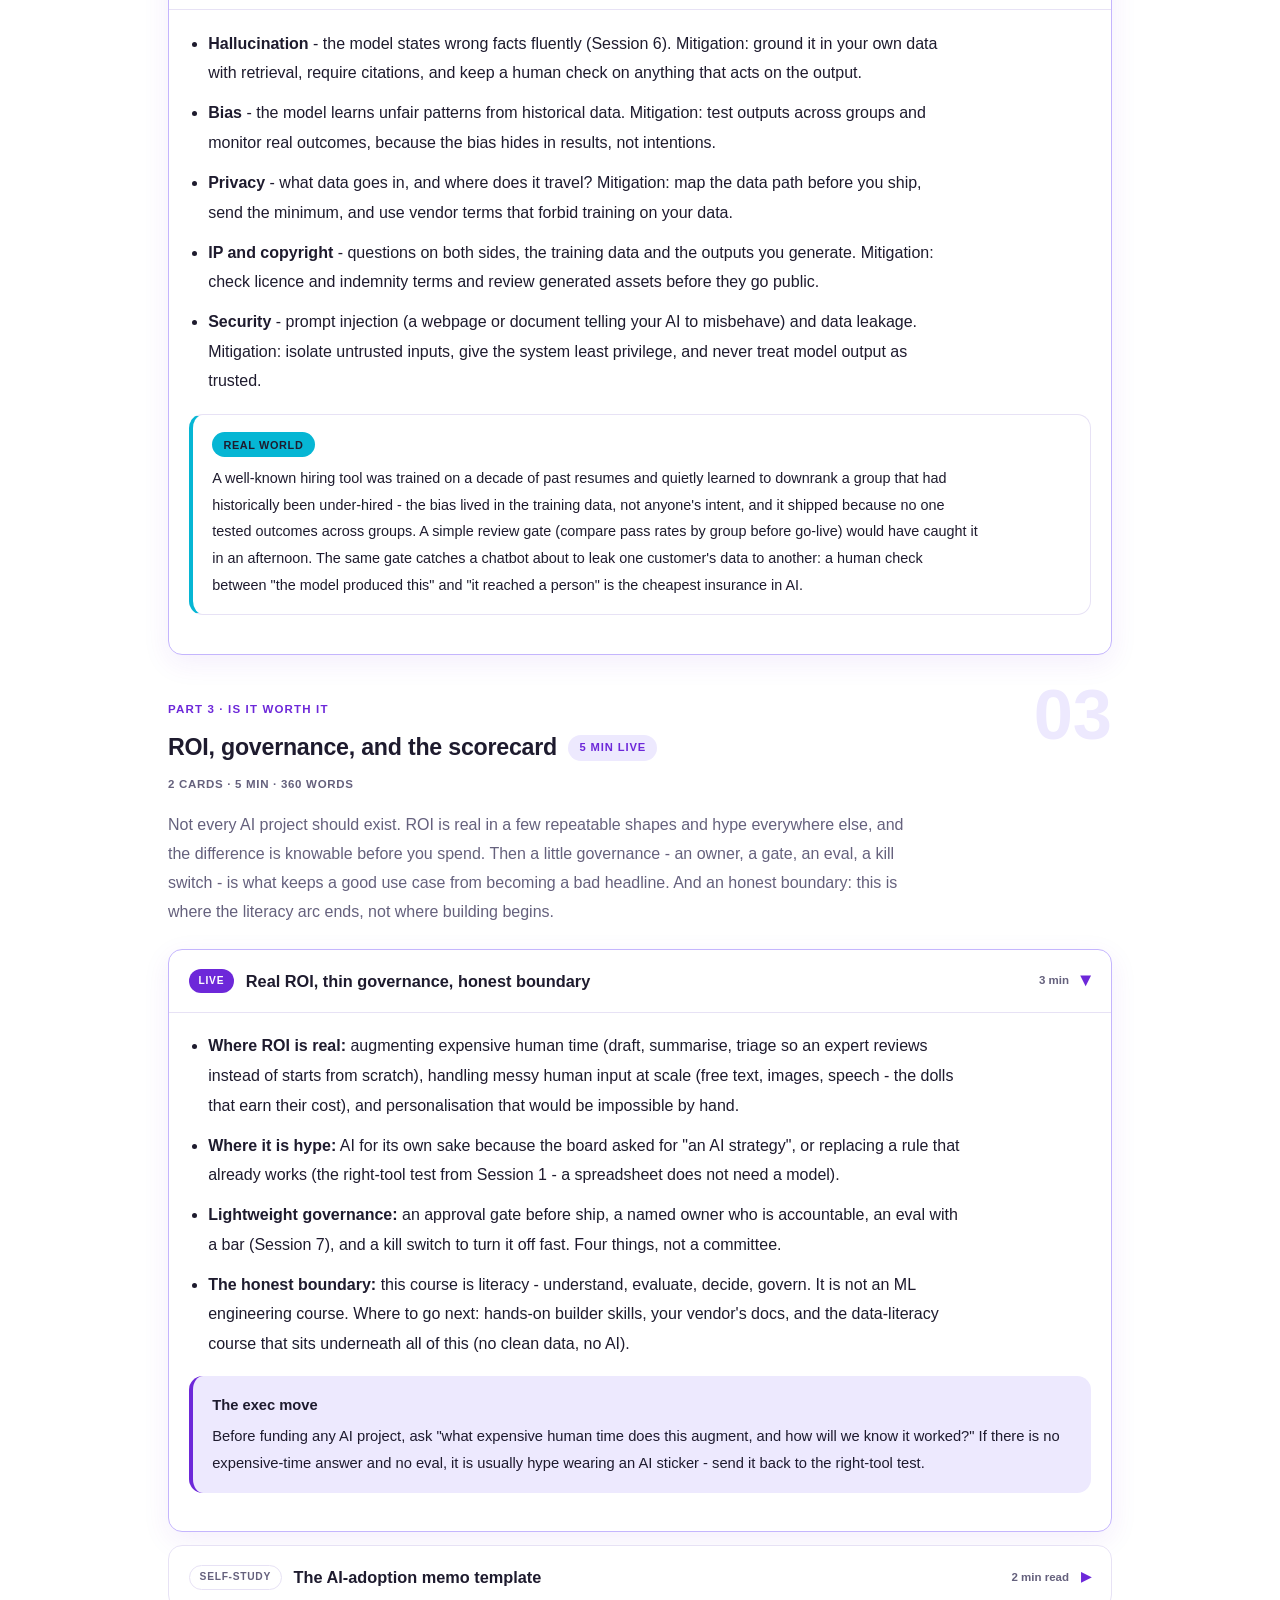
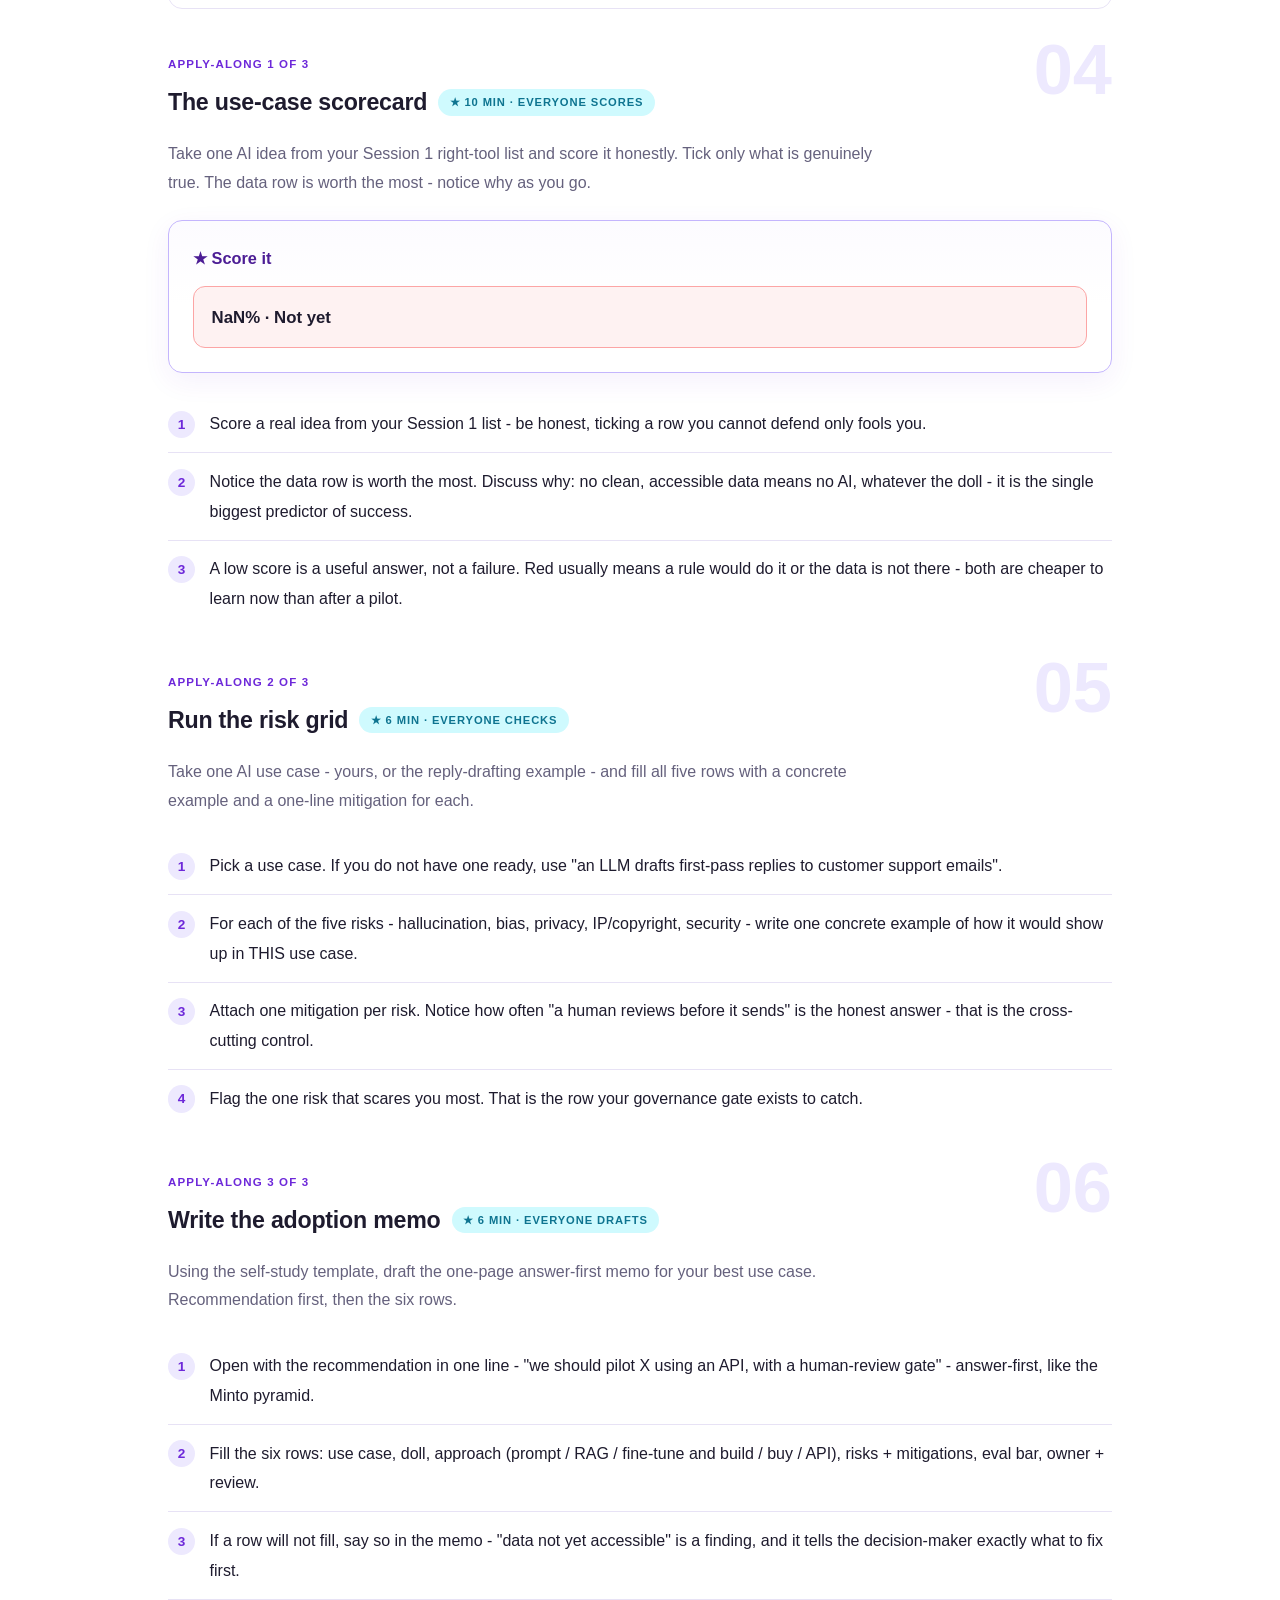
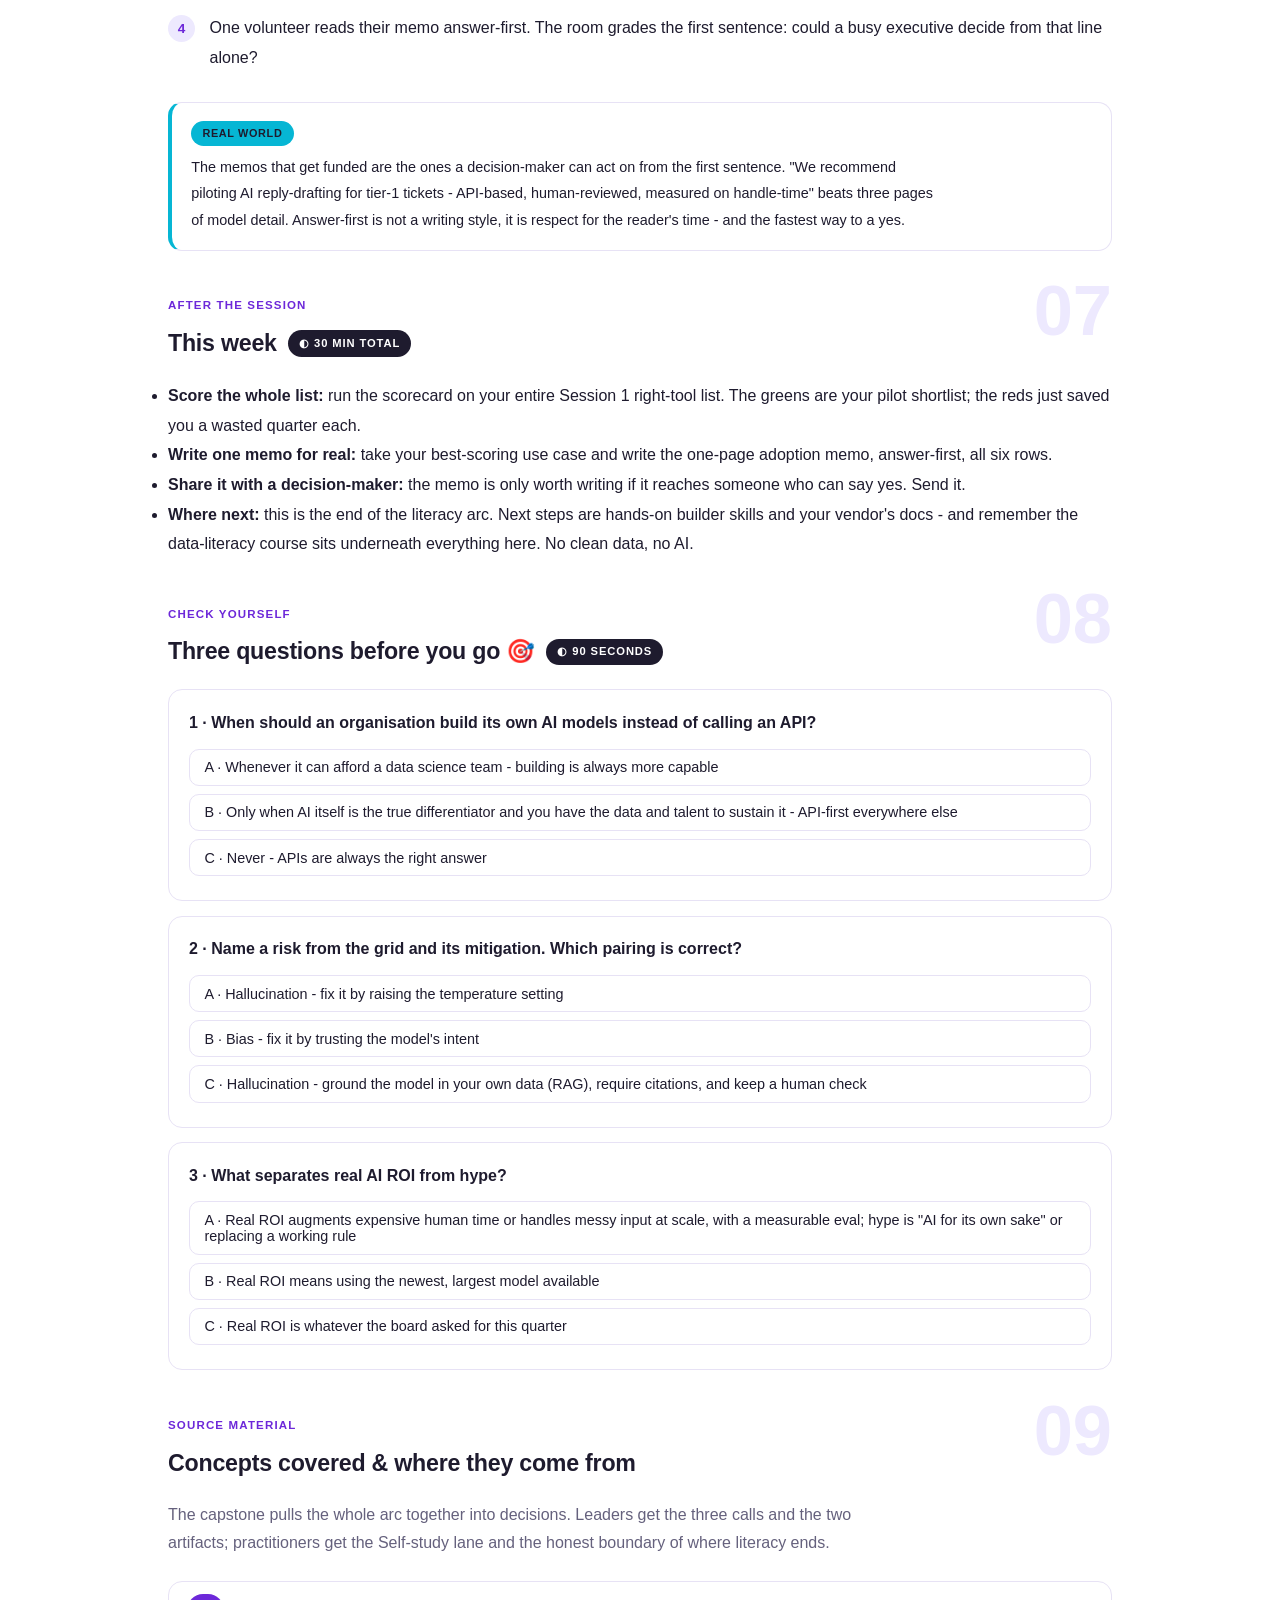
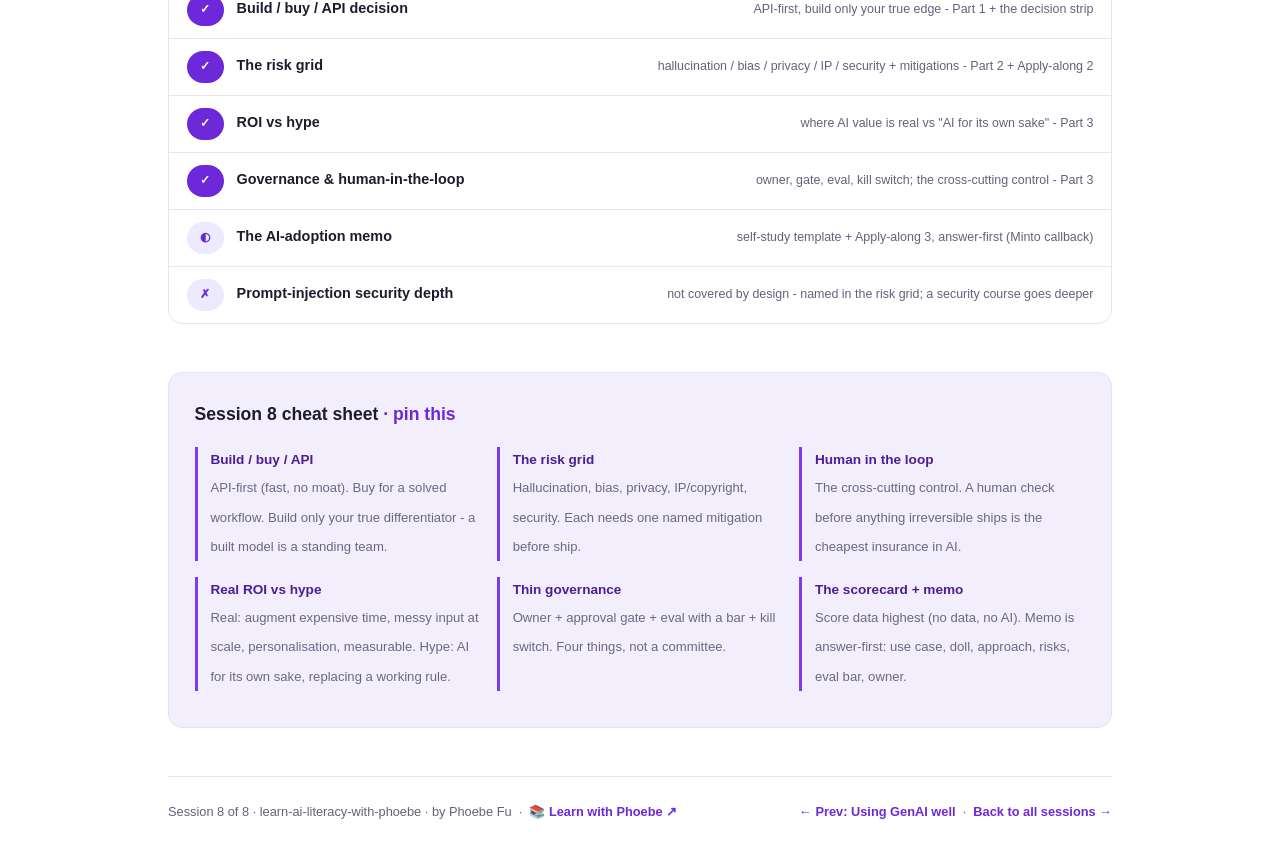
<file: courses/08-ai-strategy-and-risk.html>
<!DOCTYPE html>
<html lang="en">
<head>
<meta charset="UTF-8">
<meta name="viewport" content="width=device-width, initial-scale=1.0">
<!-- social:start -->
<meta name="description" content="You now know the dolls (Session 1), how neural nets learn (2), embeddings (3), recommendations (4), search (5), how LLMs work (6), and how to use GenAI well (7). Knowing is not deciding. A...">
<meta property="og:type" content="article">
<meta property="og:site_name" content="Learn with Phoebe">
<meta property="og:title" content="AI strategy and risk: turn understanding into decisions - learn AI literacy with phoebe">
<meta property="og:description" content="You now know the dolls (Session 1), how neural nets learn (2), embeddings (3), recommendations (4), search (5), how LLMs work (6), and how to use GenAI well (7). Knowing is not deciding. A...">
<meta property="og:url" content="https://phoebefu6.github.io/learn-ai-literacy-with-phoebe/courses/08-ai-strategy-and-risk.html">
<meta property="og:image" content="https://phoebefu6.github.io/learn-ai-literacy-with-phoebe/assets/og-cover.png">
<meta property="og:image:width" content="1200">
<meta property="og:image:height" content="630">
<meta name="twitter:card" content="summary_large_image">
<meta name="twitter:title" content="AI strategy and risk: turn understanding into decisions - learn AI literacy with phoebe">
<meta name="twitter:description" content="You now know the dolls (Session 1), how neural nets learn (2), embeddings (3), recommendations (4), search (5), how LLMs work (6), and how to use GenAI well (7). Knowing is not deciding. A...">
<meta name="twitter:image" content="https://phoebefu6.github.io/learn-ai-literacy-with-phoebe/assets/og-cover.png">
<!-- social:end -->
<title>Session 8 · AI strategy and risk - learn AI literacy with phoebe</title>
<link rel="stylesheet" href="../assets/style.css?v=38">
</head>
<body>

<div class="toolbar">
  <div class="wrap">
    <span class="crumb"><a href="../index.html">learn-ai-literacy-with-phoebe</a> / Session 8 of 8</span>
    <button class="btn" id="toggle-all" type="button">Expand all</button>
    <button class="btn primary" id="zoom-toggle" type="button">Projector zoom: off</button>
  </div>
</div>

<header class="masthead">
  <div class="wrap">
    <div class="eyebrow">Learn AI Literacy with Phoebe · Session 8 of 8</div>
    <h1>AI strategy and risk: <span class="accent">turn understanding into decisions</span></h1>
    <p class="sub">The capstone. Seven sessions gave you how AI works; this one turns that into the three decisions a leader actually makes - build, buy, or call an API; which risks must be checked before anything ships; and where AI ROI is real versus hype. You leave with a use-case scorecard and a one-page adoption memo you can hand to a decision-maker on Monday.</p>
    <div class="chip-row">
      <span class="chip level">🔴 Capstone</span>
      <span class="chip audience">Leaders &amp; practitioners</span>
      <span class="chip audience">No code</span>
      <span class="chip time">45 min live + self-study</span>
    </div>
    <div class="agenda">
      <span class="a1" style="flex:1">0-3 · Welcome</span>
      <span class="a2" style="flex:3">3-18 · Concepts</span>
      <span class="a3" style="flex:5">18-40 · Apply-along</span>
      <span class="a4" style="flex:1">40-45 · Q&amp;A</span>
    </div>
  </div>
</header>

<main class="wrap">

  <!-- ============ INTRO ============ -->
  <section class="section" id="intro">
    <div class="section-kicker">
      <span class="klabel">Part 0</span>
      <h2>The capstone: from understanding to decisions</h2>
    </div>
    <p class="lede">You now know the dolls (Session 1), how neural nets learn (2), embeddings (3), recommendations (4), search (5), how LLMs work (6), and how to use GenAI well (7). Knowing is not deciding. A leader is paid for three calls: how do we get AI (build, buy, or API), what could go wrong (the risk grid), and is it even worth it (ROI versus hype). This session is those three calls, plus the two artifacts that carry them into a real organisation - a scored use-case and a one-page memo. No code, all judgment.</p>
    <div class="legend">
      <span class="pill solid">Live - presented in session</span>
      <span class="pill light">Self-study - practitioner depth</span>
      <span class="pill amber">★ Apply-along - interactive, everyone plays</span>
      <span class="pill inkpill">Sequel to learn-data-literacy</span>
    </div>
    <div class="callout win">
      <strong>★ What you walk out with today</strong>
      The build-buy-API decision (API-first, build only your true edge), the five-risk grid every deployment must clear with a one-line mitigation each, the honest ROI test (augment expensive human time, not "AI for its own sake"), and two take-home artifacts - a scored use-case and a one-page adoption memo answer-first like the Minto pyramid from strategic thinking.
    </div>
  </section>

  <!-- ============ PART 1: BUILD BUY API ============ -->
  <section class="section" id="build-buy-api">
    <div class="section-kicker">
      <span class="klabel">Part 1 · how do we get AI</span>
      <h2>Build, buy, or API? <span class="tag concept">5 min live</span></h2>
    </div>
    <p class="lede">There are three ways to put AI in your product, and they trade off the same way every make-or-buy decision does. Call an API (fast, pay per use, least control, no moat), buy a product (a vendor owns it and fits a workflow), or build your own models and pipelines (expensive, slow, but yours). The literate default: API-first for almost everything, and build only the one thing that is genuinely your edge.</p>

    <figure class="zoomable">
      <svg viewBox="0 0 880 330" xmlns="http://www.w3.org/2000/svg" role="img" aria-label="Decision strip: is AI your core differentiator - no leads to API or buy, yes with data and talent leads to build">
        <style>
          .dcT { font: 700 14px Inter, sans-serif; fill: #FFFFFF; text-anchor: middle; }
          .dcS { font: 400 11px Inter, sans-serif; fill: #FFFFFF; opacity: .9; text-anchor: middle; }
          .dcQ { font: 700 13px Inter, sans-serif; fill: #1E1B2E; text-anchor: middle; }
          .dcX { font: 400 11.5px Inter, sans-serif; fill: #6B6785; text-anchor: middle; }
          .dcL { stroke: #CFC9E6; stroke-width: 2.5; fill: none; marker-end: url(#dcAh); }
        </style>
        <defs>
          <marker id="dcAh" markerWidth="9" markerHeight="9" refX="6" refY="3" orient="auto">
            <path d="M0,0 L6,3 L0,6" fill="none" stroke="#CFC9E6" stroke-width="1.5"/>
          </marker>
        </defs>
        <rect x="310" y="24" width="260" height="52" rx="14" fill="#EDE9FE"/>
        <text class="dcQ" x="440" y="46">Is AI your core differentiator?</text>
        <text class="dcX" x="440" y="64">the one thing customers pay you for</text>
        <line class="dcL" x1="360" y1="76" x2="180" y2="132"/>
        <line class="dcL" x1="520" y1="76" x2="700" y2="132"/>
        <text class="dcX" x="252" y="100" style="text-anchor:end">no (most cases)</text>
        <text class="dcX" x="628" y="100" style="text-anchor:start">yes, and you have data + talent</text>
        <rect x="40" y="140" width="240" height="96" rx="14" fill="#6D28D9"/>
        <text class="dcT" x="160" y="168">Call an API</text>
        <text class="dcS" x="160" y="188">OpenAI, Anthropic, others</text>
        <text class="dcS" x="160" y="206">ship in a week, pay per use</text>
        <text class="dcS" x="160" y="224">least control, no moat</text>
        <rect x="300" y="140" width="240" height="96" rx="14" fill="#7C3AED"/>
        <text class="dcT" x="420" y="168">Buy a product</text>
        <text class="dcS" x="420" y="188">a vendor owns the model</text>
        <text class="dcS" x="420" y="206">fits a known workflow</text>
        <text class="dcS" x="420" y="224">fast, but you rent the edge</text>
        <rect x="600" y="140" width="240" height="96" rx="14" fill="#06B6D4"/>
        <text class="dcT" x="720" y="168" style="fill:#053640">Build it</text>
        <text class="dcS" x="720" y="188" style="fill:#053640">own models + pipelines</text>
        <text class="dcS" x="720" y="206" style="fill:#053640">expensive, slow, defensible</text>
        <text class="dcS" x="720" y="224" style="fill:#053640">only when AI IS the edge</text>
        <text class="dcX" x="160" y="272" style="font-weight:700;fill:#1E1B2E">speed ●●●</text>
        <text class="dcX" x="160" y="290">control ● · cost per call</text>
        <text class="dcX" x="420" y="272" style="font-weight:700;fill:#1E1B2E">speed ●●</text>
        <text class="dcX" x="420" y="290">control ●● · licence cost</text>
        <text class="dcX" x="720" y="272" style="font-weight:700;fill:#1E1B2E">speed ●</text>
        <text class="dcX" x="720" y="290">control ●●● · build + run cost</text>
        <text class="dcX" x="440" y="318">Rule of thumb: API-first, buy for a workflow, build only your true differentiator.</text>
      </svg>
      <figcaption>🔍 Click to zoom - three ways to get AI, and when each earns its cost</figcaption>
    </figure>

    <details class="card" open>
      <summary><span class="mode live">Live</span>Why API-first wins for almost everything<span class="mini">3 min</span><span class="caret">▶</span></summary>
      <div class="body">
        <ul>
          <li><strong>Call an API</strong> when you want capability now. A foundation model (Session 6) behind a paid endpoint ships in days, costs per call, and needs no ML team. The tradeoff: you have the least control and no moat - so does every competitor calling the same endpoint.</li>
          <li><strong>Buy a product</strong> when a vendor has already wrapped AI into your exact workflow (support desk, contract review). You get speed and a supported tool, but you rent the edge and inherit the vendor's roadmap and pricing.</li>
          <li><strong>Build</strong> only when AI itself is your differentiator and you have the data and talent to sustain it. Owning models and pipelines is expensive and slow - justified when a better model is literally the product, not a feature of it.</li>
          <li><strong>The default:</strong> API-first for capability, buy for a solved workflow, build for the one thing customers pay you for. Most organisations should API almost everything and build almost nothing.</li>
        </ul>
        <div class="callout example">
          <span class="ex-pill">Real world</span>
          <p>The common, expensive mistake: a team spends two quarters training a custom text classifier when a single API call would have shipped the same quality in a week - burning the budget on plumbing, not product. The rarer but sharper mistake runs the other way: putting your actual moat behind someone else's API, so a pricing change or a shut-down endpoint can end your differentiator overnight. Match the method to whether AI is a feature or the edge.</p>
        </div>
      </div>
    </details>

    <details class="card">
      <summary><span class="mode self">Self-study</span>The hidden costs of "just build it"<span class="mini">2 min read</span><span class="caret">▶</span></summary>
      <div class="body">
        <p>The build column hides costs that do not show up in the pitch: you need data pipelines that stay clean, a team that can retrain when the model drifts, evaluation harnesses (Session 7), and someone on call when it breaks at 2am. An API price is a line item; a built model is a standing team. That is why "build" is reserved for your true differentiator - the place where owning the edge is worth carrying that whole organisation. Everywhere else, renting capability is not a compromise, it is the correct answer.</p>
      </div>
    </details>
  </section>

  <!-- ============ PART 2: RISK GRID ============ -->
  <section class="section" id="risk-grid">
    <div class="section-kicker">
      <span class="klabel">Part 2 · what could go wrong</span>
      <h2>The risk grid <span class="tag concept">5 min live</span></h2>
    </div>
    <p class="lede">Every AI deployment must clear the same five checks before it ships. Name the risk, give a concrete example, attach a one-line mitigation. None of these are exotic - they are the predictable failure modes of probabilistic systems trained on human data. The cross-cutting control that shows up in almost every mitigation is the same one: a human in the loop before anything irreversible happens.</p>

    <figure class="zoomable">
      <svg viewBox="0 0 880 340" xmlns="http://www.w3.org/2000/svg" role="img" aria-label="Five-cell risk grid: hallucination, bias, privacy, IP and copyright, security, each with example and mitigation">
        <style>
          .rgH { font: 700 12px Inter, sans-serif; fill: #6B6785; }
          .rgT { font: 700 13px Inter, sans-serif; fill: #FFFFFF; }
          .rgX { font: 400 11.5px Inter, sans-serif; fill: #1E1B2E; }
          .rgM { font: 400 11.5px Inter, sans-serif; fill: #B42318; }
        </style>
        <text class="rgH" x="24" y="28">Risk</text>
        <text class="rgH" x="230" y="28">What it looks like</text>
        <text class="rgH" x="560" y="28">One-line mitigation</text>
        <rect x="24" y="40" width="180" height="44" rx="9" fill="#4C1D95"/>
        <text class="rgT" x="38" y="67">Hallucination</text>
        <text class="rgX" x="230" y="67">Confident, fluent, wrong facts.</text>
        <text class="rgM" x="560" y="67">Ground in your data (RAG) + cite + human check.</text>
        <rect x="24" y="94" width="180" height="44" rx="9" fill="#6D28D9"/>
        <text class="rgT" x="38" y="121">Bias</text>
        <text class="rgX" x="230" y="121">Unfair patterns learned from data.</text>
        <text class="rgM" x="560" y="121">Test across groups; monitor outcomes, not intent.</text>
        <rect x="24" y="148" width="180" height="44" rx="9" fill="#7C3AED"/>
        <text class="rgT" x="38" y="175">Privacy</text>
        <text class="rgX" x="230" y="175">Sensitive data goes in - where does it go?</text>
        <text class="rgM" x="560" y="175">Know the data path; minimise; use no-train terms.</text>
        <rect x="24" y="202" width="180" height="44" rx="9" fill="#6D28D9"/>
        <text class="rgT" x="38" y="229">IP / copyright</text>
        <text class="rgX" x="230" y="229">Training data + outputs - who owns them?</text>
        <text class="rgM" x="560" y="229">Check licence + indemnity; review generated assets.</text>
        <rect x="24" y="256" width="180" height="44" rx="9" fill="#4C1D95"/>
        <text class="rgT" x="38" y="283">Security</text>
        <text class="rgX" x="230" y="283">Prompt injection, data leakage.</text>
        <text class="rgM" x="560" y="283">Isolate inputs; least privilege; never trust output.</text>
        <rect x="24" y="312" width="832" height="20" rx="6" fill="#06B6D4"/>
        <text x="440" y="326" style="font: 700 11.5px Inter, sans-serif; fill:#053640; text-anchor:middle">Cross-cutting control: a human in the loop before anything irreversible ships.</text>
      </svg>
      <figcaption>🔍 Click to zoom - five risks, five mitigations, one control under all of them</figcaption>
    </figure>

    <details class="card" open>
      <summary><span class="mode live">Live</span>The five checks, one line each<span class="mini">3 min</span><span class="caret">▶</span></summary>
      <div class="body">
        <ul>
          <li><strong>Hallucination</strong> - the model states wrong facts fluently (Session 6). Mitigation: ground it in your own data with retrieval, require citations, and keep a human check on anything that acts on the output.</li>
          <li><strong>Bias</strong> - the model learns unfair patterns from historical data. Mitigation: test outputs across groups and monitor real outcomes, because the bias hides in results, not intentions.</li>
          <li><strong>Privacy</strong> - what data goes in, and where does it travel? Mitigation: map the data path before you ship, send the minimum, and use vendor terms that forbid training on your data.</li>
          <li><strong>IP and copyright</strong> - questions on both sides, the training data and the outputs you generate. Mitigation: check licence and indemnity terms and review generated assets before they go public.</li>
          <li><strong>Security</strong> - prompt injection (a webpage or document telling your AI to misbehave) and data leakage. Mitigation: isolate untrusted inputs, give the system least privilege, and never treat model output as trusted.</li>
        </ul>
        <div class="callout example">
          <span class="ex-pill">Real world</span>
          <p>A well-known hiring tool was trained on a decade of past resumes and quietly learned to downrank a group that had historically been under-hired - the bias lived in the training data, not anyone's intent, and it shipped because no one tested outcomes across groups. A simple review gate (compare pass rates by group before go-live) would have caught it in an afternoon. The same gate catches a chatbot about to leak one customer's data to another: a human check between "the model produced this" and "it reached a person" is the cheapest insurance in AI.</p>
        </div>
      </div>
    </details>
  </section>

  <!-- ============ PART 3: ROI GOVERNANCE ============ -->
  <section class="section" id="roi-governance">
    <div class="section-kicker">
      <span class="klabel">Part 3 · is it worth it</span>
      <h2>ROI, governance, and the scorecard <span class="tag concept">5 min live</span></h2>
    </div>
    <p class="lede">Not every AI project should exist. ROI is real in a few repeatable shapes and hype everywhere else, and the difference is knowable before you spend. Then a little governance - an owner, a gate, an eval, a kill switch - is what keeps a good use case from becoming a bad headline. And an honest boundary: this is where the literacy arc ends, not where building begins.</p>

    <details class="card" open>
      <summary><span class="mode live">Live</span>Real ROI, thin governance, honest boundary<span class="mini">3 min</span><span class="caret">▶</span></summary>
      <div class="body">
        <ul>
          <li><strong>Where ROI is real:</strong> augmenting expensive human time (draft, summarise, triage so an expert reviews instead of starts from scratch), handling messy human input at scale (free text, images, speech - the dolls that earn their cost), and personalisation that would be impossible by hand.</li>
          <li><strong>Where it is hype:</strong> AI for its own sake because the board asked for "an AI strategy", or replacing a rule that already works (the right-tool test from Session 1 - a spreadsheet does not need a model).</li>
          <li><strong>Lightweight governance:</strong> an approval gate before ship, a named owner who is accountable, an eval with a bar (Session 7), and a kill switch to turn it off fast. Four things, not a committee.</li>
          <li><strong>The honest boundary:</strong> this course is literacy - understand, evaluate, decide, govern. It is not an ML engineering course. Where to go next: hands-on builder skills, your vendor's docs, and the data-literacy course that sits underneath all of this (no clean data, no AI).</li>
        </ul>
        <div class="callout tip">
          <strong>The exec move</strong>
          Before funding any AI project, ask "what expensive human time does this augment, and how will we know it worked?" If there is no expensive-time answer and no eval, it is usually hype wearing an AI sticker - send it back to the right-tool test.
        </div>
      </div>
    </details>

    <details class="card">
      <summary><span class="mode self">Self-study</span>The AI-adoption memo template<span class="mini">2 min read</span><span class="caret">▶</span></summary>
      <div class="body">
        <p>The take-home artifact. One page, answer-first - the recommendation in the first line, exactly like the Minto pyramid from the strategic-thinking course. Six rows:</p>
        <ul>
          <li><strong>Use case</strong> - the one task, narrow and specific ("draft first-pass replies to tier-1 support tickets").</li>
          <li><strong>Doll</strong> - which one is it really (rule / classic ML / deep learning / GenAI, from Session 1)? If a rule does it, stop here.</li>
          <li><strong>Approach</strong> - prompt, RAG, or fine-tune (Session 7), and build / buy / API (Part 1).</li>
          <li><strong>Risks + mitigations</strong> - the five from the grid, each with your one-line control.</li>
          <li><strong>Eval bar</strong> - how you will measure success and the number that means "ship" (Session 7).</li>
          <li><strong>Owner + review</strong> - the named person accountable and when it gets re-checked.</li>
        </ul>
        <p>If you cannot fill a row, that is the memo telling you the project is not ready - which is a useful answer, not a failure.</p>
      </div>
    </details>
  </section>

  <!-- ============ DEMO 1 ============ -->
  <section class="section" id="demo-1">
    <div class="section-kicker">
      <span class="klabel">Apply-along 1 of 3</span>
      <h2>The use-case scorecard <span class="tag demo">★ 10 min · everyone scores</span></h2>
    </div>
    <p class="lede">Take one AI idea from your Session 1 right-tool list and score it honestly. Tick only what is genuinely true. The data row is worth the most - notice why as you go.</p>
    <div class="widget" data-widget="checklist" data-config='{
  "title": "★ AI use-case scorecard - should you actually build this?",
  "intro": "Score one AI idea from your Session 1 list. Tick what is TRUE.",
  "items": [
    {"t": "A rule or classic ML would NOT do it better/cheaper (it genuinely needs AI)", "pts": 2, "why": "the right-tool test from Session 1 - most failed AI projects skip this"},
    {"t": "You have clean, accessible data for it (or a plan to get it)", "pts": 3, "why": "no data foundation, no AI - the Hierarchy of Needs, the single biggest predictor of success"},
    {"t": "Success is measurable - you can define an eval and a bar", "pts": 2, "why": "you cannot ship what you cannot measure (Session 7)"},
    {"t": "The failure mode is survivable (wrong output does not cause real harm unchecked)", "pts": 2, "why": "high-harm use cases need human-in-the-loop before they ship"},
    {"t": "There is a named owner and a governance gate", "pts": 1, "why": "unowned AI is ungoverned AI"}
  ],
  "verdicts": [
    {"min": 80, "label": "Green light - scope a pilot", "tone": "good", "note": "Genuine AI need, data ready, measurable, safe, owned. This is what a fundable AI project looks like."},
    {"min": 50, "label": "Yellow - fix the gaps first", "tone": "mid", "note": "The unticked rows are your pre-pilot work. The data row is worth triple for a reason - start there."},
    {"min": 0, "label": "Red - not yet (or not AI)", "tone": "bad", "note": "Low scores usually mean a rule would do it, or the data is not there. Revisit Session 1's right-tool test honestly."}
  ]}'></div>
    <div class="steps">
      <div class="step"><p>Score a real idea from your Session 1 list - be honest, ticking a row you cannot defend only fools you.</p></div>
      <div class="step"><p>Notice the data row is worth the most. Discuss why: no clean, accessible data means no AI, whatever the doll - it is the single biggest predictor of success.</p></div>
      <div class="step"><p>A low score is a useful answer, not a failure. Red usually means a rule would do it or the data is not there - both are cheaper to learn now than after a pilot.</p></div>
    </div>
  </section>

  <!-- ============ DEMO 2 ============ -->
  <section class="section" id="demo-2">
    <div class="section-kicker">
      <span class="klabel">Apply-along 2 of 3</span>
      <h2>Run the risk grid <span class="tag demo">★ 6 min · everyone checks</span></h2>
    </div>
    <p class="lede">Take one AI use case - yours, or the reply-drafting example - and fill all five rows with a concrete example and a one-line mitigation for each.</p>
    <div class="steps">
      <div class="step"><p>Pick a use case. If you do not have one ready, use "an LLM drafts first-pass replies to customer support emails".</p></div>
      <div class="step"><p>For each of the five risks - hallucination, bias, privacy, IP/copyright, security - write one concrete example of how it would show up in THIS use case.</p></div>
      <div class="step"><p>Attach one mitigation per risk. Notice how often "a human reviews before it sends" is the honest answer - that is the cross-cutting control.</p></div>
      <div class="step"><p>Flag the one risk that scares you most. That is the row your governance gate exists to catch.</p></div>
    </div>
  </section>

  <!-- ============ DEMO 3 ============ -->
  <section class="section" id="demo-3">
    <div class="section-kicker">
      <span class="klabel">Apply-along 3 of 3</span>
      <h2>Write the adoption memo <span class="tag demo">★ 6 min · everyone drafts</span></h2>
    </div>
    <p class="lede">Using the self-study template, draft the one-page answer-first memo for your best use case. Recommendation first, then the six rows.</p>
    <div class="steps">
      <div class="step"><p>Open with the recommendation in one line - "we should pilot X using an API, with a human-review gate" - answer-first, like the Minto pyramid.</p></div>
      <div class="step"><p>Fill the six rows: use case, doll, approach (prompt / RAG / fine-tune and build / buy / API), risks + mitigations, eval bar, owner + review.</p></div>
      <div class="step"><p>If a row will not fill, say so in the memo - "data not yet accessible" is a finding, and it tells the decision-maker exactly what to fix first.</p></div>
      <div class="step"><p>One volunteer reads their memo answer-first. The room grades the first sentence: could a busy executive decide from that line alone?</p></div>
    </div>
    <div class="callout example">
      <span class="ex-pill">Real world</span>
      <p>The memos that get funded are the ones a decision-maker can act on from the first sentence. "We recommend piloting AI reply-drafting for tier-1 tickets - API-based, human-reviewed, measured on handle-time" beats three pages of model detail. Answer-first is not a writing style, it is respect for the reader's time - and the fastest way to a yes.</p>
    </div>
  </section>

  <!-- ============ HOMEWORK ============ -->
  <section class="section" id="exercise">
    <div class="section-kicker">
      <span class="klabel">After the session</span>
      <h2>This week <span class="tag exercise">◐ 30 min total</span></h2>
    </div>
    <ul>
      <li><strong>Score the whole list:</strong> run the scorecard on your entire Session 1 right-tool list. The greens are your pilot shortlist; the reds just saved you a wasted quarter each.</li>
      <li><strong>Write one memo for real:</strong> take your best-scoring use case and write the one-page adoption memo, answer-first, all six rows.</li>
      <li><strong>Share it with a decision-maker:</strong> the memo is only worth writing if it reaches someone who can say yes. Send it.</li>
      <li><strong>Where next:</strong> this is the end of the literacy arc. Next steps are hands-on builder skills and your vendor's docs - and remember the data-literacy course sits underneath everything here. No clean data, no AI.</li>
    </ul>
  </section>

  <!-- ============ QUIZ ============ -->
  <section class="section" id="quiz">
    <div class="section-kicker">
      <span class="klabel">Check yourself</span>
      <h2>Three questions before you go 🎯 <span class="tag exercise">◐ 90 seconds</span></h2>
    </div>
    <div class="quiz-q" data-answer="1">
      <p class="qtext">1 · When should an organisation build its own AI models instead of calling an API?</p>
      <button class="qopt" type="button">A · Whenever it can afford a data science team - building is always more capable</button>
      <button class="qopt" type="button">B · Only when AI itself is the true differentiator and you have the data and talent to sustain it - API-first everywhere else</button>
      <button class="qopt" type="button">C · Never - APIs are always the right answer</button>
      <p class="qwhy">Build only your genuine edge; a built model is a standing team and cost. For everything that is a feature, not the product, API-first ships faster and cheaper.</p>
    </div>
    <div class="quiz-q" data-answer="2">
      <p class="qtext">2 · Name a risk from the grid and its mitigation. Which pairing is correct?</p>
      <button class="qopt" type="button">A · Hallucination - fix it by raising the temperature setting</button>
      <button class="qopt" type="button">B · Bias - fix it by trusting the model's intent</button>
      <button class="qopt" type="button">C · Hallucination - ground the model in your own data (RAG), require citations, and keep a human check</button>
      <p class="qwhy">Hallucination is fluent-but-wrong output; grounding it in real data plus citations plus a human check is the standard mitigation. Bias is caught by testing outcomes across groups, not by trusting intent.</p>
    </div>
    <div class="quiz-q" data-answer="0">
      <p class="qtext">3 · What separates real AI ROI from hype?</p>
      <button class="qopt" type="button">A · Real ROI augments expensive human time or handles messy input at scale, with a measurable eval; hype is "AI for its own sake" or replacing a working rule</button>
      <button class="qopt" type="button">B · Real ROI means using the newest, largest model available</button>
      <button class="qopt" type="button">C · Real ROI is whatever the board asked for this quarter</button>
      <p class="qwhy">ROI shows up in repeatable shapes - augmenting costly time, messy input at scale, personalisation - and you can measure it. AI with no expensive-time answer and no eval is usually a sticker on something simpler.</p>
    </div>
    <p class="quiz-score"></p>
  </section>

  <!-- ============ SOURCES ============ -->
  <section class="section" id="official">
    <div class="section-kicker">
      <span class="klabel">Source material</span>
      <h2>Concepts covered &amp; where they come from</h2>
    </div>
    <p class="lede">The capstone pulls the whole arc together into decisions. Leaders get the three calls and the two artifacts; practitioners get the Self-study lane and the honest boundary of where literacy ends.</p>
    <div class="covered">
      <div class="covered-row"><span class="status pill solid">✓</span><span class="name">Build / buy / API decision</span><span class="note">API-first, build only your true edge - Part 1 + the decision strip</span></div>
      <div class="covered-row"><span class="status pill solid">✓</span><span class="name">The risk grid</span><span class="note">hallucination / bias / privacy / IP / security + mitigations - Part 2 + Apply-along 2</span></div>
      <div class="covered-row"><span class="status pill solid">✓</span><span class="name">ROI vs hype</span><span class="note">where AI value is real vs "AI for its own sake" - Part 3</span></div>
      <div class="covered-row"><span class="status pill solid">✓</span><span class="name">Governance &amp; human-in-the-loop</span><span class="note">owner, gate, eval, kill switch; the cross-cutting control - Part 3</span></div>
      <div class="covered-row"><span class="status pill light">◐</span><span class="name">The AI-adoption memo</span><span class="note">self-study template + Apply-along 3, answer-first (Minto callback)</span></div>
      <div class="covered-row"><span class="status pill light">✗</span><span class="name">Prompt-injection security depth</span><span class="note">not covered by design - named in the risk grid; a security course goes deeper</span></div>
    </div>
  </section>

  <!-- ============ CHEAT SHEET ============ -->
  <section class="cheat" id="cheatsheet">
    <h3>Session 8 cheat sheet <span>· pin this</span></h3>
    <div class="grid-2">
      <div class="cheat-item"><b>Build / buy / API</b><span>API-first (fast, no moat). Buy for a solved workflow. Build only your true differentiator - a built model is a standing team.</span></div>
      <div class="cheat-item"><b>The risk grid</b><span>Hallucination, bias, privacy, IP/copyright, security. Each needs one named mitigation before ship.</span></div>
      <div class="cheat-item"><b>Human in the loop</b><span>The cross-cutting control. A human check before anything irreversible ships is the cheapest insurance in AI.</span></div>
      <div class="cheat-item"><b>Real ROI vs hype</b><span>Real: augment expensive time, messy input at scale, personalisation, measurable. Hype: AI for its own sake, replacing a working rule.</span></div>
      <div class="cheat-item"><b>Thin governance</b><span>Owner + approval gate + eval with a bar + kill switch. Four things, not a committee.</span></div>
      <div class="cheat-item"><b>The scorecard + memo</b><span>Score data highest (no data, no AI). Memo is answer-first: use case, doll, approach, risks, eval bar, owner.</span></div>
    </div>
  </section>

  <footer class="pagefoot">
    <span>Session 8 of 8 · learn-ai-literacy-with-phoebe · by Phoebe Fu &nbsp;·&nbsp; 📚 <a href="https://phoebefu6.github.io/learn-with-phoebe/">Learn with Phoebe ↗</a></span>
    <span><a href="07-using-genai-well.html">← Prev: Using GenAI well</a> &nbsp;·&nbsp; <a href="../index.html">Back to all sessions →</a></span>
  </footer>

</main>

<script src="../assets/app.js?v=37"></script>
<script src="../assets/widgets.js?v=17"></script>
</body>
</html>
</file>
<file: assets/style.css>
/* learn-data-literacy-with-phoebe - editorial bold design system
   Accent: electric violet #6D28D9 · Ink: #1E1B2E · Flagship: cyan #06B6D4 */

:root {
  --indigo: #6D28D9;
  --indigo-deep: #4C1D95;
  --indigo-mid: #7C3AED;
  --indigo-soft: #C4B5FD;
  --indigo-50: #EDE9FE;
  --ink: #1E1B2E;
  --muted: #65617D;
  --faint: #CFC9E6;
  --hairline: #E7E2F5;
  --amber: #06B6D4;
  --amber-ink: #0E7490;
  --amber-50: #CFFAFE;
  --paper: #FFFFFF;
  --code-bg: #F3EEFC;
  --code-ink: #1E1B2E;
  --radius: 14px;
}

* { margin: 0; padding: 0; box-sizing: border-box; }

html { font-size: 16px; scroll-behavior: smooth; }
html.zoom-125 { font-size: 20px; }
html.zoom-150 { font-size: 24px; }

body {
  font-family: "Inter", -apple-system, BlinkMacSystemFont, "Segoe UI", Roboto, sans-serif;
  background: var(--paper);
  color: var(--ink);
  line-height: 1.85;
  font-feature-settings: "tnum";
}

.wrap { max-width: 62rem; margin: 0 auto; padding: 0 1.5rem; }

/* ---------- header band ---------- */
.masthead {
  background: var(--indigo);
  color: #fff;
  padding: 2.5rem 0 2.25rem;
}
.masthead .eyebrow {
  font-size: .75rem;
  letter-spacing: .18em;
  text-transform: uppercase;
  opacity: 1;
  font-weight: 600;
}
.masthead h1 {
  font-size: 2.1rem;
  line-height: 1.15;
  font-weight: 800;
  margin: .5rem 0 .75rem;
  letter-spacing: -.02em;
}
.masthead h1 .accent { color: inherit; }
.masthead .sub { font-size: 1.05rem; opacity: 1; max-width: 44rem; }

.chip-row { display: flex; flex-wrap: wrap; gap: .5rem; margin-top: 1.1rem; }
.chip {
  display: inline-flex;
  align-items: center;
  gap: .35rem;
  border-radius: 999px;
  padding: .25rem .8rem;
  font-size: .78rem;
  font-weight: 600;
  white-space: nowrap;
}
.chip.level { background: #fff; color: var(--indigo); }
.chip.audience { background: rgba(255,255,255,.08); color: #fff; border: 1px solid rgba(255,255,255,.35); }
.chip.time { background: var(--ink); color: #fff; font-variant-numeric: tabular-nums; }

/* ---------- agenda bar ---------- */
.agenda {
  display: flex;
  border-radius: 999px;
  overflow: hidden;
  margin: 1.4rem 0 0;
  font-size: .72rem;
  font-weight: 600;
  text-align: center;
  color: #fff;
}
.agenda span { padding: .45rem .3rem; white-space: nowrap; overflow: hidden; text-overflow: ellipsis; }
.agenda .a1 { background: var(--indigo-deep); }
.agenda .a2 { background: var(--indigo-mid); }
.agenda .a3 { background: var(--amber); color: var(--ink); }
.agenda .a4 { background: var(--indigo-soft); color: var(--ink); }

/* ---------- toolbar ---------- */
.toolbar {
  position: sticky;
  top: 0;
  z-index: 40;
  background: rgba(255,255,255,.94);
  backdrop-filter: blur(6px);
  border-bottom: 1px solid var(--hairline);
  padding: .55rem 0;
}
.toolbar .wrap { display: flex; align-items: center; gap: .5rem; flex-wrap: nowrap; }
.toolbar .crumb { font-size: .8rem; color: var(--muted); font-weight: 600; margin-right: auto; min-width: 0; white-space: nowrap; overflow: hidden; text-overflow: ellipsis; }
.toolbar .btn { white-space: nowrap; flex: none; padding: .38rem .8rem; font-size: .78rem; line-height: 1.2; }
.toolbar .crumb a { color: var(--indigo); text-decoration: none; }
.btn {
  border: 1px solid var(--hairline);
  background: #fff;
  color: var(--ink);
  border-radius: 999px;
  padding: .35rem .9rem;
  font-size: .78rem;
  font-weight: 600;
  cursor: pointer;
  font-family: inherit;
  transition: all .15s ease;
}
.btn:hover { border-color: var(--indigo); color: var(--indigo); }
.btn.primary { background: var(--indigo); border-color: var(--indigo); color: #fff; }
.btn.primary:hover { background: var(--indigo-deep); }

/* ---------- sections ---------- */
main { padding: 2.5rem 0 4rem; }

.section { margin-bottom: 2.8rem; }
.section-kicker { margin-bottom: 1rem; }
.section-kicker .klabel {
  display: block;
  font-size: .72rem;
  text-transform: uppercase;
  letter-spacing: .1em;
  color: var(--indigo);
  font-weight: 700;
  margin-bottom: .35rem;
}
.section-kicker h2 {
  font-size: 1.45rem;
  font-weight: 800;
  letter-spacing: -.01em;
  display: flex;
  align-items: center;
  gap: .7rem;
  flex-wrap: wrap;
}
.section-kicker .tag {
  border-radius: 999px;
  padding: .18rem .7rem;
  font-size: .7rem;
  font-weight: 700;
  text-transform: uppercase;
  letter-spacing: .08em;
}
.tag.concept { background: var(--indigo-50); color: var(--indigo); }
.tag.demo { background: var(--amber-50); color: var(--amber-ink); }
.tag.exercise { background: var(--ink); color: #fff; }

.lede { color: var(--muted); max-width: 46rem; margin-bottom: 1.4rem; line-height: 1.8; }

/* live vs self-study markers on cards */
.mode {
  font-size: .64rem;
  font-weight: 700;
  text-transform: uppercase;
  letter-spacing: .07em;
  padding: .14rem .6rem;
  border-radius: 999px;
  flex: none;
}
.mode.live { background: var(--indigo); color: #fff; }
.mode.self { background: #fff; color: var(--muted); border: 1px solid var(--hairline); }

/* ---------- accordions ---------- */
details.card {
  border: 1px solid var(--hairline);
  border-radius: var(--radius);
  margin-bottom: .8rem;
  overflow: hidden;
  background: #fff;
}
details.card[open] { border-color: var(--indigo-soft); box-shadow: 0 8px 28px rgba(109,40,217,.08); }
details.card summary {
  list-style: none;
  cursor: pointer;
  padding: 1rem 1.25rem;
  display: flex;
  align-items: center;
  gap: .75rem;
  font-weight: 700;
  font-size: 1.02rem;
  user-select: none;
}
details.card summary::-webkit-details-marker { display: none; }
details.card summary .dot {
  width: .6rem; height: .6rem;
  border-radius: 999px;
  background: var(--indigo);
  flex: none;
}
details.card summary .mini { margin-left: auto; font-size: .72rem; color: var(--muted); font-weight: 600; white-space: nowrap; }
details.card summary .caret { transition: transform .2s ease; color: var(--indigo); font-size: .8rem; }
details.card[open] summary .caret { transform: rotate(90deg); }
details.card .body { padding: 0 1.25rem 1.4rem; border-top: 1px solid var(--hairline); padding-top: 1.15rem; }
details.card .body p { margin-bottom: 1.05rem; max-width: 48rem; }
details.card .body p:last-child { margin-bottom: 0; }
details.card .body ul, details.card .body ol { margin: 0 0 1.1rem 1.2rem; max-width: 47rem; }
details.card .body li { margin-bottom: .65rem; }
details.card .body h4 { font-size: .95rem; font-weight: 700; margin: 1.1rem 0 .45rem; }
details.card .body h4:first-child { margin-top: 0; }

/* ---------- pills & legends ---------- */
.legend { display: flex; flex-wrap: wrap; gap: .5rem; margin: 0 0 1.2rem; }
.pill {
  display: inline-flex;
  align-items: center;
  gap: .4rem;
  border-radius: 999px;
  padding: .28rem .85rem;
  font-size: .78rem;
  font-weight: 600;
}
.pill.solid { background: var(--indigo); color: #fff; }
.pill.light { background: var(--indigo-50); color: var(--indigo); }
.pill.inkpill { background: var(--ink); color: #fff; }
.pill.amber, .pill.peach { background: var(--amber-50); color: var(--amber-ink); border: 1.5px solid var(--amber); }
.pill.bare { color: var(--muted); }

/* ---------- 4D grid ---------- */
.grid-2 { display: grid; grid-template-columns: repeat(auto-fit, minmax(15rem, 1fr)); gap: .8rem; margin: .5rem 0 1rem; }
.d-card {
  border: 1px solid var(--hairline);
  border-left: 4px solid var(--indigo);
  border-radius: 10px;
  padding: 1rem 1.1rem;
}
.d-card h4 { font-size: .95rem; margin-bottom: .3rem; }
.d-card h4 .lead-letter { color: var(--indigo); }
.d-card p { font-size: .86rem; color: var(--muted); margin: 0; }

/* ---------- tables ---------- */
table.clean { width: 100%; border-collapse: collapse; font-size: .9rem; margin: .4rem 0 1rem; }
table.clean th {
  text-align: left;
  font-size: .72rem;
  text-transform: uppercase;
  letter-spacing: .08em;
  color: var(--muted);
  padding: .5rem .6rem;
  border-bottom: 2px solid var(--ink);
}
table.clean td { padding: .7rem .6rem; border-bottom: .5px solid var(--hairline); vertical-align: top; line-height: 1.7; }
table.clean td:first-child { font-weight: 600; }

/* ---------- prompt boxes ---------- */
.prompt-box{
  position: relative;
  background: #F3EEFC;
  border: 1px solid #E7E2F5;
  color: #1E1B2E;
  border-radius: var(--radius);
  padding: 1.1rem 1.2rem;
  margin: 1rem 0 1.2rem;
  font-family: "SF Mono", ui-monospace, Menlo, Consolas, monospace;
  font-size: .84rem;
  line-height: 1.65;
  white-space: pre-wrap;
  word-break: break-word;
}
.prompt-box .label{
  position: absolute;
  top: -0.7rem;
  left: 1rem;
  background: #6D28D9;
  color: #FFFFFF;
  font-family: "Inter", -apple-system, sans-serif;
  font-size: .68rem;
  font-weight: 700;
  letter-spacing: .06em;
  text-transform: uppercase;
  border-radius: 999px;
  padding: .15rem .7rem;
}
.prompt-box.bad .label { background: var(--faint); color: var(--ink); }
.prompt-box.good .label { background: var(--amber); color: var(--ink); }
.copy-btn{
  position: absolute;
  top: .7rem;
  right: .7rem;
  background: #FFFFFF;
  border: 1px solid #E7E2F5;
  color: #1E1B2E;
  border-radius: 999px;
  padding: .25rem .8rem;
  font-size: .72rem;
  font-weight: 600;
  cursor: pointer;
  font-family: "Inter", -apple-system, sans-serif;
  transition: background .15s ease;
}
.copy-btn:hover { background: #E7E2F5; }
.copy-btn.copied { background: var(--amber); border-color: var(--amber); color: var(--ink); }

/* ---------- demo steps ---------- */
.steps { counter-reset: step; margin: .6rem 0 1rem; }
.step {
  display: grid;
  grid-template-columns: max-content minmax(0, 1fr);
  column-gap: .9rem;
  row-gap: .2rem;
  padding: .85rem 0;
  border-bottom: .5px solid var(--hairline);
}
.step > * { grid-column: 2; min-width: 0; }
.step > .prompt-box { margin: .8rem 0 .4rem; }
.step:last-child { border-bottom: none; }
.step::before {
  counter-increment: step;
  content: counter(step);
  flex: none;
  width: 1.7rem; height: 1.7rem;
  border-radius: 999px;
  background: var(--indigo-50);
  color: var(--indigo);
  font-weight: 700;
  font-size: .85rem;
  display: inline-flex;
  align-items: center;
  justify-content: center;
  margin-top: .1rem;
}
.step p { margin: 0; }

/* ---------- callouts ---------- */
.callout {
  border-radius: var(--radius);
  padding: 1rem 1.2rem;
  margin: 1rem 0;
  font-size: .92rem;
}
.callout.tip { background: var(--indigo-50); border-left: 4px solid var(--indigo); }
.callout.win { background: var(--amber-50); border-left: 4px solid var(--amber); }
.callout strong:first-child { display: block; margin-bottom: .2rem; }

.callout.example {
  background: #FFFFFF;
  border: 1px solid var(--hairline);
  border-left: 4px solid var(--amber);
  font-size: .9rem;
}
.callout.example .ex-pill {
  display: inline-block;
  background: var(--amber);
  color: var(--ink);
  border-radius: 999px;
  padding: .15rem .7rem;
  font-size: .68rem;
  font-weight: 700;
  text-transform: uppercase;
  letter-spacing: .06em;
  margin-bottom: .5rem;
}
.callout.example p { margin: 0 0 .75rem; max-width: 47rem; }
.callout.example p:last-child { margin-bottom: 0; }
.callout.example ul { margin: 0 0 0 1.1rem; max-width: 46rem; }
.callout.example li { margin-bottom: .6rem; }
.callout.example li:last-child { margin-bottom: 0; }

/* ---------- zoomable figures ---------- */
figure.zoomable {
  border: 1px solid var(--hairline);
  border-radius: var(--radius);
  padding: 1.2rem;
  margin: 1rem 0 1.4rem;
  cursor: zoom-in;
  transition: box-shadow .15s ease;
  background: #fff;
}
figure.zoomable:hover { box-shadow: 0 8px 28px rgba(109,40,217,.12); }
figure.zoomable svg, figure.zoomable img { width: 100%; height: auto; display: block; }
figure.zoomable figcaption {
  margin-top: .6rem;
  font-size: .76rem;
  color: var(--muted);
  font-weight: 600;
  display: flex;
  align-items: center;
  gap: .4rem;
}

.lightbox{
  position: fixed;
  inset: 0;
  z-index: 100;
  background: rgba(255,255,255,.97);
  display: none;
  align-items: center;
  justify-content: center;
  padding: 3vh 3vw;
  cursor: zoom-out;
}
.lightbox.open { display: flex; }
.lightbox .inner{
  background: #fff;
  border: 1px solid #E7E2F5;
  box-shadow: 0 10px 40px rgba(30,27,46,.14);
  border-radius: var(--radius);
  padding: 2rem;
  max-width: 94vw;
  max-height: 92vh;
  overflow: auto;
}
.lightbox .inner svg, .lightbox .inner img { width: min(88vw, 70rem); height: auto; }
.lightbox .close-hint{
  position: fixed;
  top: 1rem; right: 1.4rem;
  color: #1E1B2E;
  font-size: .8rem;
  font-weight: 600;
}

/* ---------- courses covered ---------- */
.covered { border: 1px solid var(--hairline); border-radius: var(--radius); overflow: hidden; }
.covered-row {
  display: flex;
  align-items: baseline;
  gap: .8rem;
  padding: .75rem 1.1rem;
  border-bottom: .5px solid var(--hairline);
  font-size: .9rem;
}
.covered-row:last-child { border-bottom: none; }
.covered-row .status { flex: none; }
.covered-row .name { font-weight: 600; }
.covered-row .note { margin-left: auto; color: var(--muted); font-size: .78rem; text-align: right; }

/* ---------- cheat sheet footer ---------- */
.cheat{
  background: #F3EEFC;
  border: 1px solid #E7E2F5;
  color: #1E1B2E;
  border-radius: var(--radius);
  padding: 1.6rem 1.6rem 1.3rem;
  margin-top: 3rem;
}
.cheat h3 { font-size: 1.1rem; margin-bottom: 1rem; }
.cheat h3 span { color: #6D28D9; }
.cheat .grid-2 { gap: 1rem; }
.cheat .cheat-item { border-left: 3px solid var(--indigo-mid); padding-left: .8rem; }
.cheat .cheat-item b { display: block; font-size: .85rem; color: #4C1D95; }
.cheat .cheat-item span { font-size: .82rem; color: #6B6785; }

footer.pagefoot {
  border-top: 1px solid var(--hairline);
  margin-top: 3rem;
  padding: 1.4rem 0 2.5rem;
  font-size: .8rem;
  color: var(--muted);
  display: flex;
  justify-content: space-between;
  flex-wrap: wrap;
  gap: .8rem;
}
footer.pagefoot a { color: var(--indigo); text-decoration: none; font-weight: 600; }

/* ---------- wayfinding: reading progress + section dots + part numbers ---------- */

#progress-bar {
  position: fixed;
  top: 0; left: 0;
  height: 3px;
  width: 0;
  background: linear-gradient(90deg, var(--indigo), var(--amber));
  z-index: 90;
}

.pagenav {
  position: fixed;
  right: 1.1rem;
  top: 50%;
  transform: translateY(-50%);
  z-index: 50;
  display: flex;
  flex-direction: column;
  gap: .55rem;
}
.pagenav a {
  width: .68rem; height: .68rem;
  border-radius: 999px;
  background: #fff;
  border: 2px solid var(--faint);
  display: block;
  position: relative;
  transition: all .15s ease;
}
.pagenav a:hover { border-color: var(--indigo); transform: scale(1.3); }
.pagenav a.active { background: var(--indigo); border-color: var(--indigo); }
.pagenav a .nlabel {
  position: absolute;
  right: 1.4rem;
  top: 50%;
  transform: translateY(-50%);
  background: var(--ink);
  color: #fff;
  font-size: .7rem;
  font-weight: 600;
  padding: .22rem .65rem;
  border-radius: 6px;
  white-space: nowrap;
  opacity: 0;
  pointer-events: none;
  transition: opacity .15s ease;
}
.pagenav a:hover .nlabel { opacity: 1; }
@media (max-width: 74rem) { .pagenav { display: none; } }

main { counter-reset: partnum -1; }
.section .section-kicker { position: relative; }
.section .section-kicker::before {
  counter-increment: partnum;
  content: counter(partnum, decimal-leading-zero);
  position: absolute;
  right: 0;
  top: -1.2rem;
  font-size: 4.4rem;
  font-weight: 800;
  color: var(--indigo-50);
  line-height: 1;
  font-variant-numeric: tabular-nums;
  pointer-events: none;
  z-index: 0;
}
.section .section-kicker > * { position: relative; z-index: 1; }

details.card summary { transition: background .15s ease; }
details.card summary:hover { background: #FCFBFF; }

/* ---------- journey strip: you are here in the series ---------- */
.journey {
  display: flex;
  align-items: center;
  gap: .45rem;
  margin-top: 1.1rem;
  flex-wrap: wrap;
}
.journey .jlabel { font-size: .7rem; font-weight: 700; text-transform: uppercase; letter-spacing: .09em; opacity: 1; margin-right: .3rem; }
.journey a {
  width: 1.7rem; height: 1.7rem;
  border-radius: 999px;
  display: inline-flex;
  align-items: center;
  justify-content: center;
  font-size: .8rem;
  font-weight: 700;
  text-decoration: none;
  color: #fff;
  border: 1.5px solid rgba(255,255,255,.45);
  transition: all .15s ease;
  font-variant-numeric: tabular-nums;
}
.journey a:hover { border-color: #fff; transform: scale(1.12); }
.journey a.here { background: #fff; color: var(--indigo); border-color: #fff; }
.journey a.dd-chip { width: auto; border-radius: 999px; padding: 0 .7rem; font-size: .72rem; }

/* ---------- check-yourself quiz ---------- */
.quiz-q {
  border: 1px solid var(--hairline);
  border-radius: var(--radius);
  padding: 1.1rem 1.25rem 1rem;
  margin-bottom: .9rem;
  background: #fff;
}
.quiz-q .qtext { font-weight: 700; margin-bottom: .7rem; }
.quiz-q .qopt {
  display: block;
  width: 100%;
  text-align: left;
  background: #fff;
  border: 1px solid var(--hairline);
  border-radius: 10px;
  padding: .6rem .9rem;
  margin-bottom: .5rem;
  font-size: .9rem;
  font-family: inherit;
  color: var(--ink);
  cursor: pointer;
  transition: all .15s ease;
}
.quiz-q .qopt:hover { border-color: var(--indigo); background: var(--indigo-50); }
.quiz-q .qopt.correct { background: var(--indigo); border-color: var(--indigo); color: #fff; font-weight: 600; }
.quiz-q .qopt.correct::after { content: "  ✓"; }
.quiz-q .qopt.wrong { background: #FEF2F2; border-color: #FCA5A5; color: #991B1B; animation: qshake .3s ease; }
.quiz-q .qopt.wrong::after { content: "  ✗ try again"; font-size: .78rem; }
.quiz-q .qopt:disabled { cursor: default; }
.quiz-q .qwhy {
  display: none;
  background: var(--amber-50);
  border-left: 4px solid var(--amber);
  border-radius: 8px;
  padding: .6rem .9rem;
  font-size: .86rem;
  margin-top: .3rem;
}
.quiz-q.answered .qwhy { display: block; }
@keyframes qshake {
  0%, 100% { transform: translateX(0); }
  25% { transform: translateX(-5px); }
  75% { transform: translateX(5px); }
}
.quiz-score { font-weight: 700; color: var(--indigo); margin-top: .4rem; }

@media (prefers-reduced-motion: reduce) {
  .quiz-q .qopt.wrong { animation: none; }
  .journey a:hover { transform: none; }
}

/* ---------- micro-interactions (react-bits inspired, vanilla) ---------- */

/* BlurText: staggered word reveal on the masthead headline */
.masthead h1 .bw {
  display: inline-block;
  opacity: 0;
  filter: blur(8px);
  transform: translateY(.35em);
  animation: bw-in .7s cubic-bezier(.22,.9,.35,1) forwards;
  animation-delay: var(--bw-delay, 0s);
}
@keyframes bw-in {
  to { opacity: 1; filter: blur(0); transform: translateY(0); }
}

/* SpotlightCard: cursor-following highlight on accordion cards */
details.card { position: relative; }
details.card::after {
  content: "";
  position: absolute;
  inset: 0;
  pointer-events: none;
  opacity: 0;
  transition: opacity .3s ease;
  background: radial-gradient(320px circle at var(--mx, 50%) var(--my, 50%), rgba(109,40,217,.09), transparent 65%);
}
details.card:hover::after { opacity: 1; }

/* ScrollReveal: sections rise in as they enter the viewport */
.js-reveal .section {
  opacity: 0;
  transform: translateY(16px);
  transition: opacity .6s ease, transform .6s cubic-bezier(.22,.9,.35,1);
}
.js-reveal .section.revealed { opacity: 1; transform: none; }

@media (prefers-reduced-motion: reduce) {
  .masthead h1 .bw { animation: none; opacity: 1; filter: none; transform: none; }
  details.card::after { display: none; }
  .js-reveal .section { opacity: 1; transform: none; transition: none; }
}

@media (max-width: 40rem) {
  .masthead h1 { font-size: 1.6rem; }
  .agenda span { font-size: .6rem; }
  .toolbar .crumb { display: none; }
}

@media print {
  .toolbar, .copy-btn { display: none; }
  details.card { border: 1px solid #ccc; }
}

/* ---------- interactive widgets (data literacy course) ---------- */
.widget {
  border: 1.5px solid var(--indigo-soft);
  border-radius: var(--radius);
  padding: 1.4rem 1.5rem 1.5rem;
  margin: 1.4rem 0;
  background: linear-gradient(180deg, #FCFBFF, #FFFFFF 55%);
  box-shadow: 0 8px 28px rgba(109,40,217,.07);
}
.wg-title { font-weight: 800; font-size: 1.02rem; color: var(--indigo-deep); margin-bottom: .6rem; }
.wg-note { font-size: .92rem; color: var(--muted); margin-top: .7rem; line-height: 1.7; }
.wg-grid { display: flex; flex-wrap: wrap; gap: .8rem 1.1rem; margin: .6rem 0 .9rem; }
.wg-field { display: flex; flex-direction: column; gap: .25rem; min-width: 9.5rem; flex: 1; }
.wg-field.wide { min-width: 100%; }
.wg-field > span { font-size: .8rem; font-weight: 700; color: var(--muted); letter-spacing: .02em; }
.wg-input {
  font: 600 1rem Inter, sans-serif; color: var(--ink);
  padding: .45rem .6rem; border: 1.5px solid var(--hairline); border-radius: 9px;
  background: #fff; width: 100%;
}
.wg-input:focus { outline: none; border-color: var(--indigo); }
.wg-slider { width: 100%; accent-color: var(--indigo); height: 2rem; }
.wg-btnrow { display: flex; flex-wrap: wrap; gap: .5rem; margin-top: .5rem; }
.wg-btn {
  font: 700 .85rem Inter, sans-serif; color: var(--indigo-deep);
  background: var(--indigo-50); border: 1.5px solid var(--indigo-soft);
  border-radius: 999px; padding: .4rem .95rem; cursor: pointer; transition: all .15s;
}
.wg-btn:hover:not(:disabled) { background: var(--indigo); color: #fff; }
.wg-btn:disabled { opacity: .35; cursor: default; }
.wg-btn.big { font-size: .95rem; padding: .55rem 1.2rem; margin: .6rem 0 0; }
.wg-btn.right { background: #E8F5EE; border-color: #1E7A46; color: #1E7A46; }
.wg-btn.wrong { animation: wgshake .4s; background: #FEF2F2; border-color: #FCA5A5; color: #991B1B; }
@keyframes wgshake { 0%,100%{transform:translateX(0)} 25%{transform:translateX(-5px)} 75%{transform:translateX(5px)} }
.wg-sort-row { padding: .75rem 0; border-top: 1px solid var(--hairline); }
.wg-sort-row:first-of-type { border-top: none; }
.wg-sort-text { font-weight: 600; margin-bottom: .45rem; }
.wg-sort-row.done .wg-btn:not(.right) { opacity: .3; pointer-events: none; }
.wg-why { font-size: .9rem; color: #1E7A46; font-weight: 600; margin-top: .45rem; }
.wg-score { margin-top: .9rem; font-weight: 800; color: var(--indigo-deep); }
.wg-outrow { display: flex; flex-wrap: wrap; gap: .8rem; margin: .8rem 0 .2rem; }
.wg-out {
  flex: 1; min-width: 8.5rem; background: var(--indigo-50);
  border-radius: 12px; padding: .7rem .9rem; line-height: 1.45;
}
.wg-out b { display: block; font-size: .74rem; text-transform: uppercase; letter-spacing: .08em; color: var(--muted); }
.wg-out span { font-size: 1.45rem; font-weight: 800; color: var(--indigo-deep); font-feature-settings: "tnum"; }
.wg-out em { display: block; font-style: normal; font-size: .8rem; font-weight: 700; }
.wg-out em.up { color: #1E7A46; } .wg-out em.down { color: #B42318; } .wg-out em.flat { color: var(--muted); }
.wg-out.big { background: var(--amber-50); }
.wg-out.big span { color: var(--amber); }
.wg-out.big.neg span { color: #B42318; }
.wg-svgwrap { margin: .8rem 0 .3rem; }
.wg-svgwrap svg { width: 100%; height: auto; display: block; }
.wg-funnel { margin: .9rem 0 .3rem; display: flex; flex-direction: column; gap: .45rem; }
.wg-frow { display: flex; align-items: center; gap: .7rem; }
.wg-fname { width: 7.5rem; font-size: .85rem; font-weight: 700; color: var(--ink); text-align: right; flex-shrink: 0; }
.wg-fbar { flex: 1; background: #F6F1E7; border-radius: 999px; height: 1.5rem; overflow: hidden; }
.wg-ffill { height: 100%; background: var(--indigo-mid); border-radius: 999px; transition: width .25s; }
.wg-frow.leak .wg-ffill { background: #DC6803; }
.wg-fnum { width: 12.5rem; font-size: .82rem; font-weight: 600; color: var(--muted); flex-shrink: 0; }
.wg-frow.leak .wg-fnum { color: #B42318; }
.wg-rfmcard { border-radius: 12px; padding: .9rem 1.1rem; margin-top: .8rem; border: 1.5px solid var(--hairline); }
.wg-rfmcard b { font-size: 1.05rem; }
.wg-rfmcard p { margin-top: .3rem; line-height: 1.65; }
.wg-rfmcard.good { background: #E8F5EE; border-color: #9BD9B9; }
.wg-rfmcard.mid { background: var(--amber-50); border-color: var(--indigo-soft); }
.wg-rfmcard.bad { background: #FEF2F2; border-color: #FCA5A5; }
@media (max-width: 640px) {
  .wg-fname { width: 5.2rem; font-size: .75rem; }
  .wg-fnum { width: 8rem; font-size: .72rem; }
}

/* ---------- ai-literacy widget extras ---------- */
.wg-recgrid { margin: .6rem 0; }
.wg-mdwrap { display: grid; grid-template-columns: 1fr 1fr; gap: .9rem; margin: .8rem 0; }
@media (max-width: 720px) { .wg-mdwrap { grid-template-columns: 1fr; } }

/* === LWP-PATCH v2 === */
/* palette-agnostic aliases: 75 repos use --indigo/--amber, 1 uses --pine/--clay */
:root {
  --pv-accent: var(--indigo, var(--pine, #334155));
  --pv-flag: var(--amber, var(--clay, #B45309));
  --pv-flag-50: var(--amber-50, var(--clay-50, #FEF3E2));
}

/* ============================================================
   v2 - readable on a phone + reading modes
   Layout only. No palette tokens are changed.
   ============================================================ */

/* --- skip link --- */
.skip-link {
  position: absolute; left: -9999px; top: 0; z-index: 200;
  background: var(--pv-accent); color: #fff;
  padding: .7rem 1.1rem; border-radius: 0 0 var(--radius) 0;
  font-weight: 700; font-size: .85rem; text-decoration: none;
}
.skip-link:focus { left: 0; }

/* --- visible keyboard focus everywhere --- */
:focus-visible {
  outline: 3px solid var(--pv-flag);
  outline-offset: 2px;
  border-radius: 4px;
}

/* --- diagrams: hold authored width, scroll instead of shrinking --- */
.figscroll { overflow-x: auto; -webkit-overflow-scrolling: touch; overscroll-behavior-x: contain; }
.figscroll::-webkit-scrollbar { height: 6px; }
.figscroll::-webkit-scrollbar-thumb { background: var(--faint); border-radius: 3px; }

/* --- tables: scroll container + sticky row label --- */
.tablescroll { overflow-x: auto; -webkit-overflow-scrolling: touch; border-radius: var(--radius); }

/* --- section contents counter --- */
.sec-meta {
  display: block; margin-top: .3rem;
  font-size: .72rem; font-weight: 700; letter-spacing: .06em;
  text-transform: uppercase; color: var(--muted);
  font-variant-numeric: tabular-nums;
}

/* --- study-mode switch --- */
.btn.mode-on { background: var(--pv-flag); border-color: var(--pv-flag); color: #fff; }

/* --- deep-linked card gets a moment of emphasis --- */
details.card.linked { border-color: var(--pv-flag); box-shadow: 0 0 0 3px var(--pv-flag-50); }

@media (max-width: 820px) {
  /* labels keep the size they were drawn at; the figure scrolls */
  figure.zoomable svg { min-width: 820px; }
  .figscroll .mm-svg, .mindmap svg { min-width: 840px; }

  table.clean { min-width: 620px; }
  table.clean th:first-child,
  table.clean td:first-child {
    position: sticky; left: 0; background: #fff;
    box-shadow: 1px 0 0 var(--hairline);
  }

  pre, .prompt-box { overflow-x: auto; }

  /* 44px tap targets */
  details.card summary { min-height: 44px; }
  .qopt { min-height: 44px; display: flex; align-items: center; padding: .7rem .9rem; }
  .toolbar .btn, .pagefoot a { min-height: 44px; display: inline-flex; align-items: center; justify-content: center; }
  .toolbar .crumb, .toolbar #zoom-toggle { display: none; }
  .toolbar .btn { flex: 1 1 0; padding: .3rem .4rem; font-size: .72rem; }
  table.clean { display: block; overflow-x: auto; -webkit-overflow-scrolling: touch; }
}

@media (max-width: 640px) {
  /* long inline code tokens and nowrap chips are the two things that still
     forced the page sideways below 640px: let them break rather than push
     the layout. Inside the media query only - desktop is untouched. */
  :not(pre) > code, .prompt-box span, code span,
  p span, li span, td span { overflow-wrap: anywhere; word-break: break-word; }
  .chip, .syn-chip, .pill, .mode, .tag { white-space: normal; max-width: 100%; }

  /* the agenda bar truncated its own labels into nonsense - stack it */
  .agenda { flex-direction: column; align-items: stretch; gap: .3rem; }
  .agenda span { font-size: .74rem; text-align: left; padding: .4rem .7rem; flex: none !important; }
  .chip-row, .legend { flex-wrap: wrap; }
  .journey { flex-wrap: wrap; row-gap: .45rem; }
}

/* --- print: a session should print as a complete handout --- */
@media print {
  .pagenav, #progress-bar, .skip-link, .journey, .lightbox { display: none !important; }
  details.card > .body { display: block !important; }
  details.card, figure, table.clean, .callout { break-inside: avoid; page-break-inside: avoid; }
  figure.zoomable svg { min-width: 0; max-width: 100%; }
  .figscroll, .tablescroll { overflow: visible; }
  a[href^="http"]::after { content: " (" attr(href) ")"; font-size: .72rem; color: #555; }
}

/* swipe hint: own line, only when the diagram really does scroll */
figure.zoomable.can-scroll figcaption { flex-wrap: wrap; }
figure.zoomable.can-scroll figcaption::after {
  content: "swipe the diagram \2192";
  flex: 0 0 100%;
  margin-top: .2rem;
  font-size: .72rem;
  font-weight: 700;
  letter-spacing: .04em;
  color: var(--pv-flag);
}
/* === /LWP-PATCH === */

/* layout-patch-3: phone-width overflow (2026-10-10) */
.sql-bar { flex-wrap: wrap; }
@media (max-width: 480px) {
  .covered-row { flex-wrap: wrap; }
  .covered-row .note { margin-left: 0; text-align: left; flex-basis: 100%; }
  details.card summary { flex-wrap: wrap; }
  details.card summary .mini { white-space: normal; }
  .wk, .sqlbox, .prompt-box, pre { max-width: 100%; overflow-x: auto; }
  .mono, code, strong, .note { overflow-wrap: anywhere; }
  select, input[type=range], label { max-width: 100%; }
  canvas, svg, img { max-width: 100%; height: auto; }
  .tree-kids, .tree-node-wrap, .tree-node, .rb-night, .al-row, .gd-field, .tl-row, .sl-row { max-width: 100%; overflow-x: auto; }
  .tl-cols, .sl-cols, .bb-cols, .ev-cols, [class$="-cols"] { grid-template-columns: 1fr !important; display: grid; }
  .tl-cols > *, .sl-cols > *, [class$="-cols"] > * { min-width: 0; max-width: 100%; }
  .mono { white-space: normal; }
  .er-w, .bb-lab, .tl-lev, .sl-lev { max-width: 100%; white-space: normal; }
}
/* contrast-patch-2b */
.cheat a { color: var(--indigo-deep, var(--ink)); }
.chip.audience { background: transparent; border-color: rgba(255,255,255,.55); }
.masthead a, .masthead .sub a { color: #fff; text-decoration: underline; text-underline-offset: 2px; }
.prompt-box b, .prompt-box strong { color: var(--indigo-deep, var(--ink)); }
.prompt-box span, .prompt-box em, .prompt-box i { color: inherit; }
.pp-stamp i { color: var(--ink); }

/* Prompt-box label sits inside the box (2026-10-12). Hanging it 0.7rem above the edge let any
   overflow:auto parent cut it in half; in normal flow nothing can clip it. The right margin
   keeps it clear of the Copy button; long labels wrap instead of running under it. */
.prompt-box > .label{ position: static; display: table; margin: 0 5.2rem .55rem 0; white-space: normal; line-height: 1.45; }
</file>
